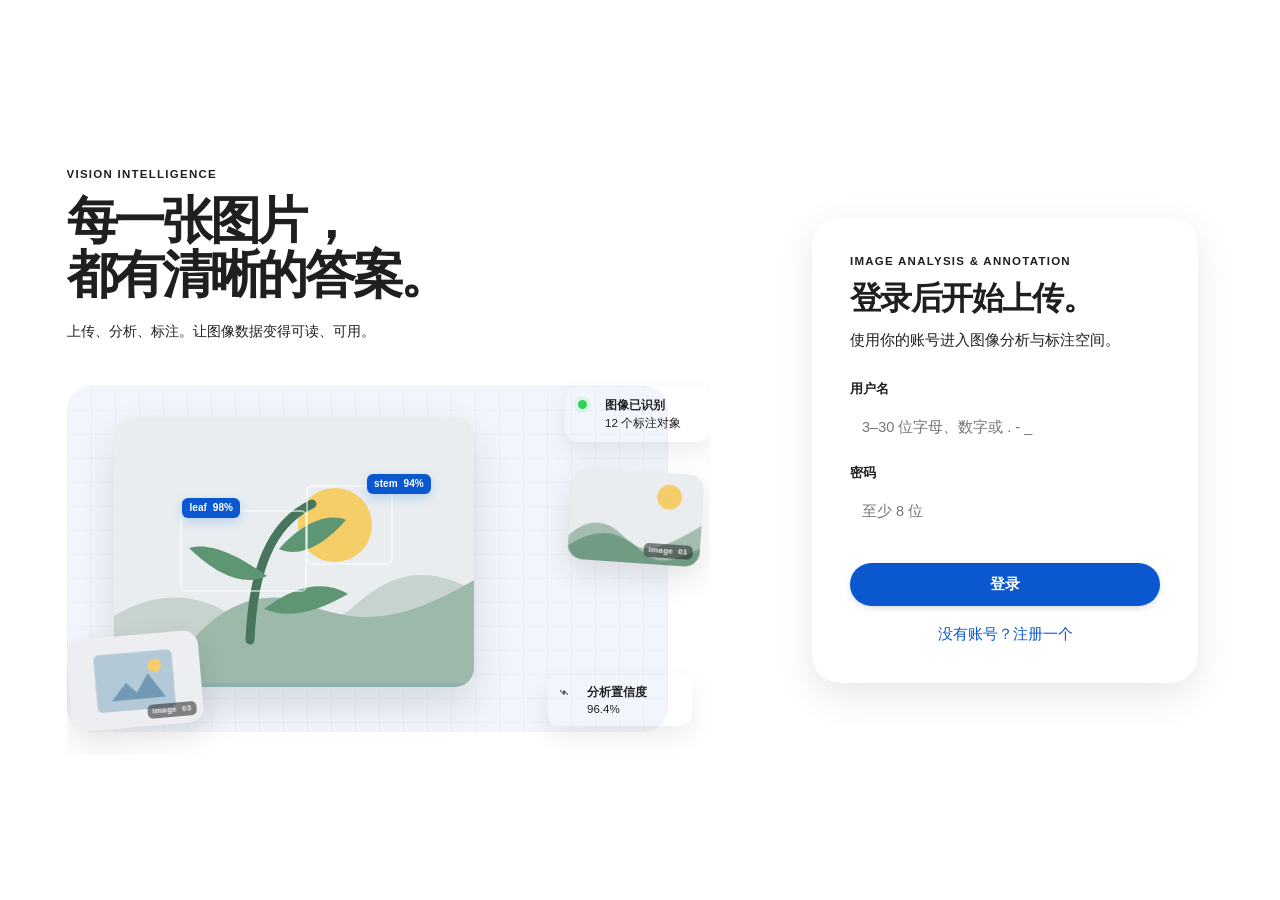
<file: index.html>
<!doctype html>
<html lang="zh-CN">
  <head>
    <meta charset="UTF-8" />
    <meta name="viewport" content="width=device-width, initial-scale=1.0" />
    <meta name="description" content="Vision Studio AI 视觉工作台" />
    <title>Vision Studio</title>
    <link rel="icon" href="favicon.ico" sizes="any" />
    <link rel="apple-touch-icon" href="apple-touch-icon.png" />
    <script src="theme.js"></script>
    <link rel="stylesheet" href="styles.css" />
    <link rel="stylesheet" href="themes.css" />
  </head>
  <body>
    <div class="app-shell">
      <aside class="utility-rail" aria-label="快捷操作">
        <button id="railProfile" type="button" aria-label="个人与账号">
          <span class="material-symbols-rounded rail-legacy-icon" aria-hidden="true">account_circle</span>
          <span class="rail-label rail-label-current">个人与账号</span>
          <span class="rail-profile-meta" aria-hidden="true">
            <span class="rail-profile-avatar" id="railProfileAvatar">·</span>
            <span class="rail-profile-copy"><strong id="railProfileName">参赛成员</strong><small>个人与账号</small></span>
            <span class="material-symbols-rounded rail-profile-arrow">chevron_right</span>
          </span>
        </button>
        <button id="railSpace" type="button" aria-label="个人空间">
          <span class="material-symbols-rounded" aria-hidden="true">person</span>
          <span class="rail-label">个人空间</span>
        </button>
        <button id="railTeam" type="button" aria-label="小组空间">
          <span class="material-symbols-rounded" aria-hidden="true">groups</span>
          <span class="rail-label">小组空间</span>
        </button>
        <button id="railEnterprise" type="button" aria-label="企业空间">
          <span class="material-symbols-rounded" aria-hidden="true">business</span>
          <span class="rail-label">企业空间</span>
        </button>
        <button id="railAdmin" type="button" aria-label="平台管理" hidden>
          <span class="material-symbols-rounded" aria-hidden="true">admin_panel_settings</span>
          <span class="rail-label">平台管理</span>
        </button>
        <span class="rail-divider" aria-hidden="true"></span>
        <button id="railNotifications" type="button" aria-label="通知">
          <span class="rail-icon">
            <span class="material-symbols-rounded" aria-hidden="true">notifications</span>
            <span class="rail-badge" id="notifBadge" hidden>0</span>
          </span>
          <span class="rail-label">通知</span>
        </button>
        <button id="railSettings" type="button" aria-label="设置">
          <span class="material-symbols-rounded" aria-hidden="true">settings</span>
          <span class="rail-label">设置</span>
        </button>

        <!-- 退出：点击后从分隔线处分裂成独立小卡片，取消则收缩粘回 -->
        <span class="logout-slot">
          <button id="railLogout" class="logout-chip" type="button" aria-label="退出登录">
            <span class="logout-chip-icon">
              <span class="material-symbols-rounded" aria-hidden="true">logout</span>
            </span>
            <span class="logout-chip-copy">
              <span class="logout-chip-title">退出登录</span>
              <span class="logout-chip-note">需要重新登录</span>
            </span>
            <span class="logout-chip-action" id="confirmLogout" role="button" tabindex="0">确定</span>
          </button>
        </span>
        <button id="railCollapse" class="rail-collapse" type="button" aria-label="收起侧边栏" aria-expanded="true">
          <span class="material-symbols-rounded" aria-hidden="true">left_panel_close</span>
          <span class="rail-label">收起侧边栏</span>
        </button>
      </aside>

      <main class="main" id="workspace">
        <header class="app-bar">
          <span class="app-brand-ent" id="brandEnterprise" hidden>
            <strong id="brandEntName">—</strong>
          </span>
          <button class="app-back" id="projectBack" type="button" aria-label="返回空间" title="返回空间" hidden>
            <span class="material-symbols-rounded" aria-hidden="true">arrow_back</span>
          </button>
          <div class="app-context">
            <h1 class="app-context-title" id="appContextTitle">个人空间</h1>
            <p class="app-context-kicker" id="appContextKicker">PERSONAL SPACE</p>
          </div>
          <div class="app-bar-trail">
            <span class="project-role" id="projectRole" hidden></span>
            <button class="secondary-button app-archive" id="projectArchive" type="button" hidden>归档项目</button>
            <button class="app-account" id="appAccount" type="button" aria-label="打开个人与账号">
              <span class="app-avatar" id="appAvatar" aria-hidden="true">·</span>
              <span class="app-account-copy"><span class="app-account-name"><strong id="appAccountName">参赛成员</strong><em class="account-ent-tag" id="appEntTag" hidden>企业</em></span><small>个人与账号</small></span>
            </button>
          </div>
        </header>

        <div class="content" id="contentArea">
          <!-- 个人空间：不再有「项目」这一层，进来就是一个工作台。
               上面是个人总结，中间是上传与待确认，下面是派给我的任务和我的图片。 -->
          <section class="app-view is-visible" data-view="personal">
            <div class="personal-summary" id="personalSummary"></div>

            <section class="section selection-panel" id="selectionPanel" hidden aria-labelledby="selectionTitle">
              <div class="section-heading">
                <div>
                  <h2 id="selectionTitle">已选择 0 个文件</h2>
                  <p class="section-kicker">READY TO ANALYZE</p>
                </div>
                <button class="text-button" id="clearSelection" type="button">全部清除</button>
              </div>
              <div class="selected-file-list" id="selectedFileList"></div>
              <div class="analysis-targets">
                <label for="analysisTargets">识别目标 <span>必填</span></label>
                <input id="analysisTargets" type="text" maxlength="300" placeholder="例如：行人、汽车、交通标志" />
                <small>用逗号分隔。模型会按这些类别检测并生成标注框；人工标注时它们就是画框可选的类目。</small>
              </div>
              <div class="upload-options">
                <label class="upload-option" for="uploadMode">
                  <span>标注方式</span>
                  <select id="uploadMode">
                    <option value="auto">自动标注 · 模型出框</option>
                    <option value="manual">人工标注 · 我来画框</option>
                  </select>
                </label>
                <label class="upload-option" for="uploadSpace">
                  <span>上传到</span>
                  <select id="uploadSpace">
                    <option value="personal">个人空间</option>
                  </select>
                </label>
                <label class="upload-option" id="uploadAssigneeWrap" for="uploadAssignee" hidden>
                  <span>指派给</span>
                  <select id="uploadAssignee"></select>
                </label>
              </div>
              <p class="upload-options-hint" id="uploadOptionsHint">这批图片会放进个人空间，选人工标注会直接进入我的任务。</p>
              <div class="selection-actions"><span id="selectionSummary">确认后才会上传并开始分析</span><button class="primary-button" id="confirmAnalysis" type="button">确认并开始分析 <span>→</span></button></div>
            </section>

            <section class="section personal-tasks" id="personalTasksSection" hidden aria-labelledby="personalTasksTitle">
              <div class="section-heading">
                <div>
                  <h2 id="personalTasksTitle">我的任务</h2>
                  <p class="section-kicker">来自小组与企业的指派</p>
                </div>
                <button class="text-button" id="personalTasksRefresh" type="button">刷新</button>
              </div>
              <div class="personal-task-list" id="personalTaskList"></div>
            </section>

            <section class="section personal-data" aria-labelledby="personalDataTitle">
              <h2 id="personalDataTitle" class="sr-only">图像</h2>
              <div class="project-toolbar">
                <p class="project-toolbar-meta" id="projectImagesMeta">—</p>
                <div class="panel-head-actions">
                  <select class="task-filter" id="projectImageFilter" aria-label="按状态筛选图片">
                    <option value="">全部状态</option>
                    <option value="none">未加入任务</option>
                    <option value="pending">待标注</option>
                    <option value="annotated">待审核</option>
                    <option value="approved">已通过</option>
                    <option value="rejected">已退回</option>
                    <option value="failed">标注失败</option>
                  </select>
                </div>
              </div>
              <div class="plan-strip">
                <span class="material-symbols-rounded" aria-hidden="true">target</span>
                <div class="plan-strip-copy">
                  <strong id="targetPlanTitle">正在读取识别目标…</strong>
                  <small id="targetPlanDetail">保存后，后续上传会自动复用。</small>
                </div>
                <button class="secondary-button" id="openTargetSettings" type="button">设置识别目标</button>
              </div>
              <div class="image-toolbar" id="imageToolbar" hidden>
                <label class="toolbar-select"><input type="checkbox" id="selectAllImages" /><span>全选</span></label>
                <span class="toolbar-count" id="selectionCount">还没有选中图片</span>
                <button class="secondary-button" id="downloadSelected" type="button" disabled>下载标注图</button>
                <button class="secondary-button is-reject" id="removeSelected" type="button" disabled>移除所选</button>
              </div>
              <p class="image-status" id="imageStatus" aria-live="polite"></p>
              <div class="empty-state" id="imageDataState"><strong>还没有图像数据</strong><p>点右上角「上传图片」，选好的图会出现在这里。</p></div>
              <input id="imageUpload" type="file" accept="image/jpeg,image/png,image/webp,application/zip,.zip" multiple hidden />
            </section>
          </section>

          <!-- 小组空间：独立整页，左上信息卡 / 右侧小组成果 -->
          <section class="app-view team-view" data-view="team" hidden>
            <header class="team-head">
              <div class="team-switch">
                <label class="sr-only" for="teamSelect">我的小组</label>
                <select id="teamSelect" aria-label="切换小组"><option value="">加载中…</option></select>
                <!-- 小组只有「空间设置」一个低频动作，直接给齿轮，不必再套一层「更多」 -->
                <button class="icon-button" id="teamSpaceSettings" type="button" aria-label="小组空间设置" title="空间设置">
                  <span class="material-symbols-rounded" aria-hidden="true">settings</span>
                </button>
                <button class="secondary-button" id="newTeamButton" type="button">新建小组</button>
              </div>
            </header>
            <!-- 成员预览：空间页原来只剩一张项目卡，空得像没加载完。
                 完整成员管理仍在空间设置里，这里只做一眼可见的「谁在这个空间」。 -->
            <div class="space-people" id="teamPeople" hidden></div>

            <div class="team-grid" id="teamGrid" hidden>
              <!-- 左半边：全部是小组自身的信息，成员按行列出并显示各自上传数 -->
              <div class="team-col">
                <article class="panel team-card-info">
                  <div class="team-info-head">
                    <span class="team-badge" id="teamBadge" aria-hidden="true">组</span>
                    <div class="team-info-title">
                      <h2 id="teamNameText">—</h2>
                      <p id="teamMeta">—</p>
                    </div>
                    <button class="icon-button" id="editTeamButton" type="button" aria-label="编辑小组资料" title="编辑小组资料" hidden>
                      <span class="material-symbols-rounded" aria-hidden="true">edit</span>
                    </button>
                  </div>
                  <div class="team-members-block">
                    <div class="block-head">
                      <span>成员 <b id="teamMemberCount">0</b></span>
                      <button class="text-button" id="manageMembers" type="button" hidden>管理</button>
                    </div>
                    <ul class="member-list" id="memberList"></ul>
                    <p class="member-hint" id="memberHint">点成员可以只看他上传的图片</p>
                  </div>
                </article>
              </div>

              <article class="panel team-card-results">
                <div class="panel-head">
                  <div>
                    <h3>小组成果</h3>
                    <p class="panel-sub" id="teamResultsMeta">—</p>
                  </div>
                  <button class="secondary-button" id="uploadToTeam" type="button">上传图片</button>
                  <input id="teamUploadInput" type="file" accept="image/jpeg,image/png,image/webp" multiple hidden />
                </div>
                <div class="result-filter" id="resultFilter" hidden></div>
                <div class="team-results" id="teamResults"></div>
              </article>
            </div>

            <div class="space-section" id="teamProjectSection">
              <div class="space-section-head">
                <h3>项目</h3>
                <p class="space-section-hint">图片、任务和成员都挂在项目下，点一行进入工作区。</p>
              </div>
              <div class="project-list" id="teamProjectList"></div>
            </div>

            <div class="team-empty" id="teamEmpty" hidden>
              <span class="material-symbols-rounded" aria-hidden="true">groups</span>
              <strong>还没有加入小组</strong>
              <p>创建一个小组，把个人图片汇总成小组成果，也让成员看到彼此的进度。</p>
              <button class="primary-button" id="createFirstTeam" type="button">创建小组</button>
            </div>
          </section>

          <!-- 企业空间：与企业自有权限模型，左栏信息 + 配额 + 公告 + 成员，右栏图库 / 审核 / 记录 / 日报 -->
          <section class="app-view team-view enterprise-view" data-view="enterprise" hidden>
            <header class="team-head">
              <div class="team-switch">
                <span class="ent-id-chip" id="entIdChip" hidden>—</span>
                <select id="enterpriseSelect" aria-label="切换企业"><option value="">加载中…</option></select>
                <!-- 设置走左栏企业卡右上角的齿轮，这里只留「创建企业」 -->
                <button class="secondary-button" id="newEnterpriseButton" type="button">创建企业</button>
              </div>
            </header>
            <div class="space-people" id="enterprisePeople" hidden></div>

            <div class="team-grid" id="enterpriseGrid" hidden>
              <div class="team-col">
                <article class="panel team-card-info">
                  <div class="team-info-head">
                    <span class="team-badge ent-badge" id="entBadge" aria-hidden="true">企</span>
                    <div class="team-info-title">
                      <h2 id="entNameText">—</h2>
                      <p id="entMeta">—</p>
                    </div>
                    <button class="icon-button" id="entSettingsButton" type="button" aria-label="企业设置" title="企业设置">
                      <span class="material-symbols-rounded" aria-hidden="true">settings</span>
                    </button>
                  </div>

                  <div class="ent-quota">
                    <div class="ent-quota-head"><span>图片配额</span><b id="entQuotaText">0 / 0</b></div>
                    <div class="ent-quota-track"><i id="entQuotaFill"></i></div>
                    <div class="ent-quota-foot"><span id="entQuotaStorage">—</span><span id="entQuotaMembers">—</span></div>
                  </div>

                  <div class="ent-notice" id="entNotice" hidden>
                    <span class="material-symbols-rounded" aria-hidden="true">campaign</span>
                    <div><small>企业公告</small><p id="entNoticeText"></p></div>
                  </div>

                  <div class="ent-presence">
                    <span class="presence-dot" id="entPresenceDot"></span>
                    <span id="entPresenceText">读取状态…</span>
                    <label class="ent-invisible"><input type="checkbox" id="entInvisible" /><span>隐身</span></label>
                  </div>

                  <div class="team-members-block">
                    <div class="block-head">
                      <span>成员 <b id="entMemberCount">0</b></span>
                      <button class="text-button" id="entManageMembers" type="button" hidden>管理</button>
                    </div>
                    <ul class="member-list" id="entMemberList"></ul>
                    <p class="member-hint">绿点表示在线 · 点成员只看他上传的图片</p>
                  </div>
                </article>
              </div>

              <article class="panel team-card-results">
                <div class="panel-head">
                  <div>
                    <h3 id="entPaneTitle">企业图库</h3>
                    <p class="panel-sub" id="entResultsMeta">—</p>
                  </div>
                  <button class="secondary-button" id="entUploadButton" type="button">上传图片</button>
                  <input id="entUploadInput" type="file" accept="image/jpeg,image/png,image/webp" multiple hidden />
                </div>

                <div class="ent-tabs" role="tablist" aria-label="企业空间视图">
                  <button class="ent-tab is-active" type="button" role="tab" aria-selected="true" data-ent-tab="gallery">成果</button>
                  <button class="ent-tab" type="button" role="tab" aria-selected="false" data-ent-tab="review">待审核 <b id="entReviewBadge" hidden>0</b></button>
                  <button class="ent-tab" type="button" role="tab" aria-selected="false" data-ent-tab="logs">操作记录</button>
                  <button class="ent-tab" type="button" role="tab" aria-selected="false" data-ent-tab="report">日报</button>
                </div>

                <div class="result-filter" id="entFilter" hidden></div>
                <div class="team-results" id="entResults"></div>
                <div class="ent-pane" id="entReviewPane" hidden></div>
                <div class="ent-pane" id="entLogPane" hidden></div>
                <div class="ent-pane" id="entReportPane" hidden></div>
              </article>
            </div>

            <div class="space-section" id="enterpriseProjectSection">
              <div class="space-section-head">
                <h3>项目</h3>
                <p class="space-section-hint">图片、任务和成员都挂在项目下，点一行进入工作区。</p>
              </div>
              <div class="project-list" id="enterpriseProjectList"></div>
            </div>

            <div class="team-empty" id="enterpriseEmpty" hidden>
              <span class="material-symbols-rounded" aria-hidden="true">business</span>
              <strong>还没有加入企业</strong>
              <p>创建一个企业，或用企业码申请加入。企业空间支持权限分级、上传审核与成员排名。</p>
              <div class="ent-empty-actions">
                <button class="primary-button" id="createFirstEnterprise" type="button">创建企业</button>
                <button class="secondary-button" id="joinFirstEnterprise" type="button">用企业码加入</button>
              </div>
            </div>
          </section>

          <!-- 项目页：从任意空间的项目列表进入，参考 GitHub 仓库页的 tab 结构 -->
          <section class="app-view project-view" data-view="project" hidden>
            <div class="ent-tabs project-tabs" role="tablist" aria-label="项目视图">
              <button class="ent-tab is-active" type="button" role="tab" aria-selected="true" data-project-tab="overview">
                <span class="material-symbols-rounded" aria-hidden="true">space_dashboard</span>概览
              </button>
              <button class="ent-tab" type="button" role="tab" aria-selected="false" data-project-tab="tasks">
                <span class="material-symbols-rounded" aria-hidden="true">task_alt</span>任务
              </button>
              <button class="ent-tab" type="button" role="tab" aria-selected="false" data-project-tab="members">
                <span class="material-symbols-rounded" aria-hidden="true">group</span>成员
              </button>
              <button class="ent-tab" type="button" role="tab" aria-selected="false" data-project-tab="categories">
                <span class="material-symbols-rounded" aria-hidden="true">label</span>类目
              </button>
              <button class="ent-tab" type="button" role="tab" aria-selected="false" data-project-tab="settings">
                <span class="material-symbols-rounded" aria-hidden="true">settings</span>设置
              </button>
            </div>

            <section class="project-pane" data-project-pane="overview">
              <p class="project-desc" id="projectDesc" hidden></p>
              <div class="project-next" id="projectNext" hidden></div>
              <div class="admin-stats project-stats" id="projectStats"></div>
              <article class="panel admin-panel">
                <div class="panel-head">
                  <div><h3>最近任务</h3><p class="panel-sub" id="projectRecentMeta">—</p></div>
                  <button class="text-button" type="button" id="projectJumpTasks">全部任务 →</button>
                </div>
                <div class="admin-facts" id="projectRecentTasks"></div>
              </article>
            </section>

            <section class="project-pane" data-project-pane="tasks" hidden>
              <article class="panel admin-panel">
                <div class="project-toolbar">
                  <p class="project-toolbar-meta" id="projectTasksMeta">—</p>
                  <div class="panel-head-actions">
                    <select id="projectTaskFilter" class="task-filter" aria-label="按状态筛选任务">
                      <option value="">全部状态</option>
                      <option value="queued">排队中 / 待标注</option>
                      <option value="auto_annotating">标注中</option>
                      <option value="auto_annotated">待复核</option>
                      <option value="rejected_fix">退回修改</option>
                      <option value="rejected_reannotate">退回重标</option>
                      <option value="failed">失败</option>
                      <option value="draft">草稿</option>
                      <option value="approved">已通过</option>
                      <option value="cancelled">已取消</option>
                    </select>
                    <button class="task-mine-toggle" id="projectTaskMine" type="button" aria-pressed="false" title="只看指派给我的任务">只看我的</button>
                    <button class="secondary-button" id="projectNewTask" type="button">新建任务</button>
                  </div>
                </div>
                <p class="settings-status" id="projectTaskStatus" role="status"></p>
                <div class="project-task-list" id="projectTaskList"></div>
              </article>
            </section>

            <section class="project-pane" data-project-pane="members" hidden>
              <article class="panel admin-panel">
                <div class="project-toolbar">
                  <p class="project-toolbar-meta" id="projectMembersMeta">—</p>
                </div>
                <div class="admin-toolbar">
                  <input id="projectMemberName" type="search" maxlength="30" placeholder="输入用户名添加成员" aria-label="成员用户名" />
                  <select id="projectMemberRole" aria-label="成员角色">
                    <option value="annotator">标注员</option>
                    <option value="manager">管理员</option>
                    <option value="reviewer">审核员</option>
                  </select>
                  <button class="secondary-button" id="projectAddMember" type="button">添加</button>
                  <p class="settings-status admin-toolbar-status" id="projectMemberStatus" role="status"></p>
                </div>
                <ul class="member-list project-member-list" id="projectMemberList"></ul>
              </article>
            </section>

            <!-- 识别类目是项目的核心对象（自动标注的 prompt 来源 + 人工标注的色板），
                 从「设置」里提出来单独一页，别和归档这种运维项挤在一起。 -->
            <section class="project-pane" data-project-pane="categories" hidden>
              <article class="panel admin-panel">
                <div class="project-toolbar">
                  <p class="project-toolbar-meta" id="projectCategoriesMeta">自动标注按这些类目检测，人工标注从这里取色板。</p>
                </div>
                <div class="admin-toolbar">
                  <input id="projectNewCategory" type="search" maxlength="50" placeholder="新增类目（中文名）" aria-label="新增类目" />
                  <input id="projectNewCategoryEn" type="search" maxlength="100" placeholder="英文提示词（可选，留空自动翻译）" aria-label="英文提示词" />
                  <button class="secondary-button" id="projectCategoryAdd" type="button">添加</button>
                  <p class="settings-status admin-toolbar-status" id="projectCategoryStatus" role="status"></p>
                </div>
                <ul class="project-category-list" id="projectCategories"></ul>
              </article>
            </section>

            <section class="project-pane" data-project-pane="settings" hidden>
              <div class="admin-split">
                <form class="panel admin-panel settings-form" id="projectSettingsForm">
                  <div class="panel-head"><div><h3>基本信息</h3><p class="panel-sub">名称、描述与默认评审人。</p></div></div>
                  <label for="projectNameInput">项目名称</label>
                  <input id="projectNameInput" type="text" maxlength="100" />
                  <label for="projectDescInput">描述</label>
                  <textarea id="projectDescInput" rows="3" maxlength="2000"></textarea>
                  <label for="projectReviewerInput">默认评审人</label>
                  <select id="projectReviewerInput">
                    <option value="submitter">提交人自己评审</option>
                    <option value="project_manager">项目管理员评审</option>
                  </select>
                  <div class="settings-actions">
                    <p class="settings-status" id="projectSettingsStatus" role="status"></p>
                    <button class="secondary-button" type="submit">保存设置</button>
                  </div>
                </form>

                <!-- 归档与删除都属于运维动作，收进右列一起排队，别和「基本信息」抢两列网格 -->
                <div class="admin-split-side">
                <div class="panel admin-panel">
                  <div class="panel-head"><div><h3>归档项目</h3><p class="panel-sub">归档后不出现在默认列表里，数据和图片都保留。</p></div></div>
                  <div class="project-danger">
                    <div><strong>归档这个项目</strong><p>需要时可以找管理员恢复。</p></div>
                    <button class="delete-button compact-delete" id="projectDangerArchive" type="button">归档</button>
                  </div>
                </div>

                <!-- 只有个人空间的项目能删；小组 / 企业项目删掉会连累别人的数据，那边只给归档 -->
                <div class="panel admin-panel" id="projectDeletePanel" hidden>
                  <div class="panel-head"><div><h3>删除项目</h3><p class="panel-sub">从列表里移除，项目下的图片和任务记录都不再能访问。</p></div></div>
                  <div class="project-danger">
                    <div><strong>删除这个项目</strong><p>不可撤销。只想暂时收起来，用上面的「归档」。</p></div>
                    <button class="delete-button compact-delete" id="projectDangerDelete" type="button">删除</button>
                  </div>
                </div>
                </div>
              </div>
            </section>
          </section>

          <!-- 平台管理：只有 platform_role=admin 能看到入口，页面自身再校验一次 -->
          <section class="app-view team-view admin-view" data-view="admin" hidden>
            <header class="team-head">
              <div class="team-switch">
                <span class="admin-role-chip">平台管理员</span>
                <button class="secondary-button" id="adminRefresh" type="button">刷新当前页</button>
              </div>
            </header>

            <div class="team-empty" id="adminDenied" hidden>
              <span class="material-symbols-rounded" aria-hidden="true">admin_panel_settings</span>
              <strong>需要平台管理员权限</strong>
              <p>这个页面只对平台管理员开放。可以让现有管理员在「账号」里把你的角色改成管理员。</p>
            </div>

            <div id="adminShell" hidden>
              <div class="ent-tabs" role="tablist" aria-label="平台管理视图">
                <button class="ent-tab is-active" type="button" role="tab" aria-selected="true" data-admin-tab="overview">概览</button>
                <button class="ent-tab" type="button" role="tab" aria-selected="false" data-admin-tab="accounts">账号</button>
                <button class="ent-tab" type="button" role="tab" aria-selected="false" data-admin-tab="spaces">小组与项目</button>
                <button class="ent-tab" type="button" role="tab" aria-selected="false" data-admin-tab="audit">审计日志</button>
                <button class="ent-tab" type="button" role="tab" aria-selected="false" data-admin-tab="settings">存储与模型</button>
              </div>
              <p class="settings-status admin-status" id="adminStatus" role="status"></p>

              <!-- 概览 -->
              <section class="admin-pane" data-admin-pane="overview">
                <div class="admin-stats" id="adminStats"></div>
                <div class="admin-split">
                  <article class="panel admin-panel">
                    <div class="panel-head">
                      <div><h3>存储</h3><p class="panel-sub" id="adminStorageSub">—</p></div>
                      <button class="text-button" type="button" data-admin-jump="settings">去设置 →</button>
                    </div>
                    <div class="admin-facts" id="adminStorageFacts"></div>
                  </article>
                  <article class="panel admin-panel">
                    <div class="panel-head">
                      <div><h3>识别模型</h3><p class="panel-sub" id="adminModelSub">—</p></div>
                      <button class="text-button" type="button" data-admin-jump="settings">去设置 →</button>
                    </div>
                    <div class="admin-facts" id="adminModelFacts"></div>
                  </article>
                </div>
              </section>

              <!-- 账号 -->
              <section class="admin-pane" data-admin-pane="accounts" hidden>
                <article class="panel admin-panel">
                  <div class="panel-head">
                    <div><h3>账号</h3><p class="panel-sub" id="adminAccountsMeta">—</p></div>
                  </div>
                  <div class="admin-toolbar">
                    <input id="adminAccountSearch" type="search" maxlength="50" placeholder="用户名 / 邮箱 / 手机号" aria-label="搜索账号" />
                    <select id="adminAccountRole" aria-label="按平台角色筛选">
                      <option value="">全部角色</option>
                      <option value="admin">平台管理员</option>
                      <option value="user">普通用户</option>
                    </select>
                    <button class="secondary-button" id="adminAccountQuery" type="button">查询</button>
                    <p class="settings-status admin-toolbar-status" id="adminAccountsStatus" role="status"></p>
                  </div>
                  <div class="admin-table-wrap">
                    <table class="admin-table">
                      <thead><tr><th>ID</th><th>账号</th><th>联系方式</th><th>平台角色</th><th>注册时间</th><th></th></tr></thead>
                      <tbody id="adminAccountRows"></tbody>
                    </table>
                  </div>
                  <div class="admin-pager" id="adminAccountPager"></div>
                </article>
              </section>

              <!-- 小组与项目 -->
              <section class="admin-pane" data-admin-pane="spaces" hidden>
                <article class="panel admin-panel">
                  <div class="panel-head">
                    <div><h3>小组</h3><p class="panel-sub" id="adminGroupsMeta">—</p></div>
                  </div>
                  <div class="admin-toolbar">
                    <input id="adminGroupSearch" type="search" maxlength="50" placeholder="小组名称 / 组长用户名" aria-label="搜索小组" />
                    <button class="secondary-button" id="adminGroupQuery" type="button">查询</button>
                  </div>
                  <div class="admin-table-wrap">
                    <table class="admin-table">
                      <thead><tr><th>ID</th><th>小组</th><th>类型</th><th>组长</th><th>成员</th><th>创建时间</th></tr></thead>
                      <tbody id="adminGroupRows"></tbody>
                    </table>
                  </div>
                  <div class="admin-pager" id="adminGroupPager"></div>
                </article>

                <article class="panel admin-panel">
                  <div class="panel-head">
                    <div><h3>项目</h3><p class="panel-sub" id="adminProjectsMeta">—</p></div>
                  </div>
                  <div class="admin-toolbar">
                    <input id="adminProjectSearch" type="search" maxlength="50" placeholder="项目名称" aria-label="搜索项目" />
                    <button class="secondary-button" id="adminProjectQuery" type="button">查询</button>
                  </div>
                  <div class="admin-table-wrap">
                    <table class="admin-table">
                      <thead><tr><th>ID</th><th>项目</th><th>所属小组</th><th>状态</th><th>成员</th><th>任务</th><th>创建时间</th></tr></thead>
                      <tbody id="adminProjectRows"></tbody>
                    </table>
                  </div>
                  <div class="admin-pager" id="adminProjectPager"></div>
                </article>
              </section>

              <!-- 审计日志 -->
              <section class="admin-pane" data-admin-pane="audit" hidden>
                <article class="panel admin-panel">
                  <div class="panel-head">
                    <div><h3>审计日志</h3><p class="panel-sub" id="adminAuditMeta">—</p></div>
                  </div>
                  <div class="admin-toolbar">
                    <input id="adminAuditAction" type="search" maxlength="50" placeholder="动作前缀，例如 task.status" aria-label="按动作筛选" />
                    <button class="secondary-button" id="adminAuditQuery" type="button">查询</button>
                  </div>
                  <div class="admin-table-wrap">
                    <table class="admin-table">
                      <thead><tr><th>时间</th><th>动作</th><th>资源</th><th>操作人</th><th>小组</th></tr></thead>
                      <tbody id="adminAuditRows"></tbody>
                    </table>
                  </div>
                  <div class="admin-pager" id="adminAuditPager"></div>
                </article>
              </section>

              <!-- 存储与模型 -->
              <section class="admin-pane" data-admin-pane="settings" hidden>
                <div class="admin-split">
                  <form class="panel admin-panel settings-form" id="adminStorageForm">
                    <div class="panel-head">
                      <div><h3>存储策略</h3><p class="panel-sub">平台设置优先于环境变量；清空 URI 表示回到环境变量。</p></div>
                    </div>
                    <label for="adminStorageUri">存储 URI</label>
                    <input id="adminStorageUri" type="text" maxlength="255" placeholder="file://./state/storage" autocomplete="off" spellcheck="false" />
                    <div class="settings-two-cols">
                      <div><label for="adminTeamQuotaImages">team 默认图片额度</label><input id="adminTeamQuotaImages" type="number" min="0" max="1000000" /></div>
                      <div><label for="adminTeamQuotaStorage">team 默认存储额度（MB）</label><input id="adminTeamQuotaStorage" type="number" min="0" max="10000000" /></div>
                    </div>
                    <div class="admin-facts" id="adminStorageFormFacts"></div>
                    <div class="settings-actions">
                      <p id="adminStorageStatus" class="settings-status" role="status"></p>
                      <button class="secondary-button" type="submit">保存存储策略</button>
                    </div>
                  </form>

                  <form class="panel admin-panel settings-form" id="adminModelForm">
                    <div class="panel-head">
                      <div><h3>识别模型</h3><p class="panel-sub">留空表示回到环境变量；保存后立即生效，已在内存里的模型会被卸载重载。空闲 3 分钟没有标注任务会自动卸载以释放内存，下一单需要重新加载。</p></div>
                    </div>
                    <label for="adminDetectorOnnx">检测模型 ONNX 文件</label>
                    <input id="adminDetectorOnnx" type="text" maxlength="255" placeholder="D:\models\llmdet_fp16.onnx" autocomplete="off" spellcheck="false" />
                    <label for="adminDetectorDir">或模型目录</label>
                    <input id="adminDetectorDir" type="text" maxlength="255" placeholder="D:\models\onnx" autocomplete="off" spellcheck="false" />
                    <div class="settings-two-cols">
                      <div><label for="adminDetectorPrecision">精度</label>
                        <select id="adminDetectorPrecision"><option value="">跟随环境变量</option><option value="fp16">fp16</option><option value="fp32">fp32</option></select>
                      </div>
                      <div><label for="adminDetectorDevice">设备</label>
                        <select id="adminDetectorDevice"><option value="">跟随环境变量</option><option value="cpu">cpu</option><option value="cuda">cuda</option><option value="auto">auto</option></select>
                      </div>
                    </div>
                    <div class="settings-two-cols">
                      <div><label for="adminDetectorSize">输入短边</label><input id="adminDetectorSize" type="number" min="64" max="4096" placeholder="800" /></div>
                      <div><label for="adminDetectorMaxSize">输入长边上限</label><input id="adminDetectorMaxSize" type="number" min="64" max="4096" placeholder="1333" /></div>
                    </div>
                    <label for="adminTranslatorDir">翻译模型目录（可选中英文类目名互转）</label>
                    <input id="adminTranslatorDir" type="text" maxlength="255" placeholder="D:\models\opus-mt-zh-en" autocomplete="off" spellcheck="false" />
                    <label for="adminTranslatorPrecision">翻译精度</label>
                    <select id="adminTranslatorPrecision"><option value="">跟随环境变量</option><option value="fp32">fp32</option><option value="fp16">fp16</option></select>
                    <div class="admin-facts" id="adminModelFormFacts"></div>
                    <div class="settings-actions">
                      <p id="adminModelStatus" class="settings-status" role="status"></p>
                      <button class="secondary-button" type="submit">保存模型配置</button>
                    </div>
                  </form>
                </div>
              </section>
            </div>
          </section>
        </div>

        <section class="detail-view" id="imageDetailView" hidden aria-labelledby="detailTitle">
          <button class="back-button" id="backToImages" type="button">← 返回个人空间</button>
          <div class="detail-layout">
            <div class="detail-preview"><div class="detail-image-stack"><img id="detailImage" alt="已上传图片预览" /><svg id="annotationOverlay" aria-label="模型标注框"></svg></div></div>
            <aside class="detail-meta">
              <h1 id="detailTitle"></h1>
              <p class="section-kicker">IMAGE DETAIL</p>
              <dl>
                <div><dt>图像尺寸</dt><dd id="detailDimensions">—</dd></div>
                <div><dt>文件大小</dt><dd id="detailSize">—</dd></div>
                <div><dt>分析状态</dt><dd id="detailAnalysis">等待提交分析</dd></div>
              </dl>
              <button class="secondary-button wide-button" id="detailAnnotate" type="button" hidden>在标注台打开</button>
              <button class="secondary-button wide-button" id="detailReview" type="button" hidden>审核这张</button>
              <button class="secondary-button wide-button" id="downloadAnnotated" type="button">下载标注图</button>
              <button class="secondary-button wide-button" id="sendToGroup" type="button">上传到小组库</button>
              <button class="delete-button" id="deleteImageButton" type="button">删除图片</button>
            </aside>
          </div>
        </section>

        <!-- 人工标注工作台：和图片详情一样盖在内容区上面，左选图 / 中画框 / 右选类目 -->
        <section class="detail-view annotate-view" id="annotateView" hidden aria-labelledby="annotateTitle">
          <header class="annotate-head">
            <button class="back-button" id="annotateBack" type="button">← 返回任务</button>
            <div class="annotate-head-main">
              <h1 id="annotateTitle">人工标注</h1>
              <p class="section-kicker">MANUAL ANNOTATION</p>
            </div>
            <div class="annotate-head-side">
              <span class="annotate-progress" id="annotateProgress"></span>
              <button class="primary-button" id="annotateFinish" type="button" hidden>完成标注</button>
            </div>
          </header>

          <div class="annotate-layout">
            <aside class="annotate-rail" id="annotateRails" aria-label="任务里的图片"></aside>

            <div class="annotate-stage-wrap">
              <div class="annotate-stage">
                <div class="annotate-canvas" id="annotateCanvas">
                  <img id="annotateImage" alt="待标注图片" draggable="false" />
                </div>
              </div>
              <p class="settings-status annotate-status" id="annotateStatus" role="status"></p>
              <p class="annotate-hint">拖空白处画新框；拖动框体移动、拖四角改大小；选中后按 Delete 删除、方向键微调、Esc 退出。切换图片前记得先保存。</p>
            </div>

            <aside class="annotate-panel">
              <div class="annotate-block">
                <p class="section-kicker">类目</p>
                <div class="annotate-categories" id="annotateCategories"></div>
              </div>
              <div class="annotate-block">
                <p class="section-kicker">标注框</p>
                <div class="annotate-boxlist" id="annotateBoxList"></div>
              </div>
              <div class="annotate-actions">
                <button class="secondary-button" id="annotateUndo" type="button">撤销</button>
                <button class="primary-button" id="annotateSave" type="button">保存标注</button>
              </div>
            </aside>
          </div>
        </section>

        <!-- 任务复核工作台：任务列表里「待复核」那一行的入口。
             和标注台同一套骨架（左选图 / 中看图 / 右裁决），复用 .annotate-* 版式，
             这样三个主题都不用再写一份布局，只需要补复核专用的几处配色。 -->
        <section class="detail-view annotate-view review-view" id="taskReviewView" hidden aria-labelledby="taskReviewTitle">
          <header class="annotate-head">
            <button class="back-button" id="taskReviewBack" type="button">← 返回任务</button>
            <div class="annotate-head-main">
              <h1 id="taskReviewTitle">复核任务</h1>
              <p class="section-kicker">TASK REVIEW</p>
            </div>
            <div class="annotate-head-side">
              <span class="annotate-progress" id="taskReviewProgress"></span>
              <button class="primary-button" id="taskReviewPass" type="button">通过任务</button>
            </div>
          </header>

          <div class="annotate-layout">
            <aside class="annotate-rail" id="taskReviewRail" aria-label="任务里的图片"></aside>

            <div class="annotate-stage-wrap">
              <div class="annotate-stage">
                <div class="annotate-canvas" id="taskReviewCanvas">
                  <img id="taskReviewImage" alt="待复核图片" draggable="false" />
                </div>
              </div>
              <p class="settings-status annotate-status" id="taskReviewStatus" role="status"></p>
              <p class="annotate-hint">逐张通过或驳回（驳回必须写原因）。最后一张也通过时任务会自动通过并回到项目页；要退回则至少要有一张图被驳回，再点「退回修改 / 退回重标」。Esc 退出。</p>
            </div>

            <aside class="annotate-panel">
              <div class="annotate-block">
                <p class="section-kicker">这一张</p>
                <div class="review-verdict" id="taskReviewVerdict"></div>
              </div>
              <div class="annotate-block">
                <p class="section-kicker">标注框</p>
                <div class="annotate-boxlist" id="taskReviewBoxes"></div>
              </div>
              <div class="annotate-block" id="taskReviewReasonWrap" hidden>
                <p class="section-kicker">驳回原因</p>
                <textarea class="review-reason-input" id="taskReviewReason" maxlength="255" placeholder="写明要改的地方，标注员会照着改"></textarea>
              </div>
              <div class="annotate-actions">
                <button class="secondary-button is-reject" id="taskReviewReject" type="button">驳回这张</button>
                <button class="primary-button" id="taskReviewApprove" type="button">通过这张</button>
              </div>
              <div class="review-task-actions">
                <p class="section-kicker">任务结论</p>
                <textarea class="review-reason-input" id="taskReviewComment" maxlength="2000" placeholder="给标注员的说明（可选）"></textarea>
                <div class="annotate-actions">
                  <button class="mini-button is-reject" id="taskReviewRejectFix" type="button">退回修改</button>
                  <button class="mini-button is-reject" id="taskReviewReannotate" type="button">退回重标</button>
                </div>
              </div>
            </aside>
          </div>
        </section>
      </main>
    </div>

    <div class="upload-toast" id="uploadToast" role="status" aria-live="polite" hidden><span class="material-symbols-rounded" aria-hidden="true">check_circle</span><span><strong id="uploadToastTitle">已开始分析</strong><small id="uploadToastDetail">图片已存入个人空间</small></span><button id="goToData" type="button">查看个人空间</button></div>

    <!-- 识别方案：保存到默认的“图像数据”项目，上传时自动复用 -->
    <div class="dialog-backdrop" id="targetSettingsDialog" hidden>
      <section class="dialog settings-dialog target-settings-dialog" role="dialog" aria-modal="true" aria-labelledby="targetSettingsTitle">
        <button class="dialog-close" id="closeTargetSettings" type="button" aria-label="关闭">×</button>
        <h2 id="targetSettingsTitle">设置识别目标</h2>
        <p class="section-kicker">RECOGNITION TARGETS</p>
        <p class="dialog-description">这套目标保存在“图像数据”项目中。以后上传图片时会自动带出，也可以临时修改后再分析。</p>
        <form id="targetSettingsForm" class="settings-form">
          <div class="target-list-head">
            <span class="target-list-title">识别目标</span>
          </div>
          <p class="settings-help">一行一个目标：中文名用于界面显示，英文提示词喂给模型。英文留空会自动按中文名翻译。</p>
          <ul class="target-rows" id="targetRows"></ul>
          <p class="target-empty" id="targetEmpty" hidden>还没有识别目标，先在下面加一条。</p>
          <div class="target-add">
            <input id="targetNewZh" type="search" maxlength="50" placeholder="中文名，例如 行人" aria-label="新目标的中文名" autocomplete="off" />
            <input id="targetNewEn" type="search" maxlength="100" placeholder="英文提示词（可选）" aria-label="新目标的英文提示词" autocomplete="off" />
            <button id="targetAddButton" class="secondary-button" type="button">添加</button>
          </div>
          <div class="target-threshold">
            <div class="target-threshold-head">
              <label for="projectBoxThreshold">置信度阈值</label>
              <output id="projectBoxThresholdValue" for="projectBoxThreshold">0.30</output>
            </div>
            <input id="projectBoxThreshold" type="range" min="0.05" max="0.95" step="0.05" value="0.30" />
            <p class="settings-help">调高只保留更确定的框，调低能多召回一些弱目标，但也会多出误框。默认 0.30。</p>
          </div>
          <div class="settings-actions"><p id="projectTargetsStatus" class="settings-status" role="status"></p><button class="primary-button" id="saveProjectTargets" type="submit">保存识别方案</button></div>
        </form>
      </section>
    </div>

    <!-- 个人资料与账号 -->
    <!-- 设置：个人资料、外观与主题、账号安全（同一个弹窗，侧栏两个入口各自定位到对应小节） -->
    <div class="dialog-backdrop" id="settingsDialog" hidden>
      <section class="dialog settings-dialog settings-hub" role="dialog" aria-modal="true" aria-labelledby="settingsDialogTitle">
        <button class="dialog-close" id="closeSettingsDialog" type="button" aria-label="关闭">×</button>
        <h2 id="settingsDialogTitle">设置</h2>
        <p class="section-kicker">SETTINGS</p>

        <div class="settings-hub-body">
          <nav class="settings-nav" aria-label="设置分区">
            <button class="settings-nav-item is-active" type="button" data-settings-pane="profile" aria-current="true">个人资料</button>
            <button class="settings-nav-item" type="button" data-settings-pane="theme">外观与主题</button>
            <button class="settings-nav-item" type="button" data-settings-pane="upload">上传偏好</button>
            <button class="settings-nav-item" type="button" data-settings-pane="space">企业与小组</button>
            <button class="settings-nav-item" type="button" data-settings-pane="security">账号安全</button>
          </nav>

          <div class="settings-panes">

        <section class="settings-pane is-active" data-pane="profile" id="settingsProfileSection" aria-labelledby="settingsProfileTitle">
          <div class="theme-settings-head">
            <div><h3 id="settingsProfileTitle">个人资料</h3><p>用户名作为登录账号暂不更改。</p></div>
            <span class="material-symbols-rounded" aria-hidden="true">badge</span>
          </div>

          <div class="avatar-editor">
            <span class="avatar avatar-64" id="profileAvatar" aria-hidden="true">·</span>
            <div class="avatar-editor-copy">
              <strong>头像</strong>
              <p class="settings-help">JPG、PNG、WEBP，4 MB 以内。组员会在成员列表里看到它。</p>
              <div class="avatar-editor-actions">
                <button class="secondary-button" id="pickAvatar" type="button">更换头像</button>
                <button class="text-button" id="removeAvatar" type="button" hidden>移除头像</button>
              </div>
            </div>
            <input id="avatarInput" type="file" accept="image/jpeg,image/png,image/webp" hidden />
          </div>

          <form id="profileForm" class="settings-form">
            <label for="profileUsername">用户名</label><input id="profileUsername" type="text" readonly />
            <label for="profileDisplayName">展示名称</label><input id="profileDisplayName" type="text" maxlength="50" placeholder="老师和组员看到的名称" />
            <div class="settings-two-cols"><div><label for="profileEmail">邮箱</label><input id="profileEmail" type="email" maxlength="50" placeholder="可选" /></div><div><label for="profilePhone">手机号</label><input id="profilePhone" type="tel" maxlength="30" placeholder="可选" /></div></div>
            <div class="settings-actions"><p id="profileStatus" class="settings-status" role="status"></p><button class="primary-button" type="submit">保存资料</button></div>
          </form>
        </section>

        <section class="theme-settings settings-pane" data-pane="theme" id="settingsThemeSection" aria-labelledby="themeSettingsTitle">
          <div class="theme-settings-head">
            <div><h3 id="themeSettingsTitle">外观与主题</h3><p>主题只改变界面外观，不会影响图片和分析数据。</p></div>
            <span class="material-symbols-rounded" aria-hidden="true">palette</span>
          </div>
          <div class="theme-options" role="radiogroup" aria-label="界面主题">
            <button class="theme-option" type="button" role="radio" aria-checked="false" data-theme-choice="classic">
              <span class="theme-preview theme-preview-classic"><i></i><i></i><i></i></span>
              <span><strong>经典</strong><small>默认 · 紧凑工作台</small></span>
              <span class="material-symbols-rounded theme-check" aria-hidden="true">check_circle</span>
            </button>
            <button class="theme-option" type="button" role="radio" aria-checked="false" data-theme-choice="pure-white">
              <span class="theme-preview theme-preview-pure"><i></i><i></i><i></i></span>
              <span><strong>极简</strong><small>窄栏 · 留白更多</small></span>
              <span class="material-symbols-rounded theme-check" aria-hidden="true">check_circle</span>
            </button>
          </div>

          <div class="scheme-row">
            <div class="scheme-row-copy">
              <strong>深浅色</strong>
              <small>选「跟随系统」时，系统切换深浅色这里会立刻跟着变。</small>
            </div>
            <div class="scheme-switch" role="radiogroup" aria-label="深浅色模式">
              <button class="scheme-option" type="button" role="radio" aria-checked="true" data-scheme-choice="auto">
                <span class="material-symbols-rounded" aria-hidden="true">brightness_auto</span>跟随系统
              </button>
              <button class="scheme-option" type="button" role="radio" aria-checked="false" data-scheme-choice="light">
                <span class="material-symbols-rounded" aria-hidden="true">light_mode</span>浅色
              </button>
              <button class="scheme-option" type="button" role="radio" aria-checked="false" data-scheme-choice="dark">
                <span class="material-symbols-rounded" aria-hidden="true">dark_mode</span>深色
              </button>
            </div>
          </div>
        </section>

        <section class="settings-pane" data-pane="upload" id="settingsUploadSection" aria-labelledby="settingsUploadTitle">
          <div class="theme-settings-head">
            <div><h3 id="settingsUploadTitle">上传偏好</h3><p>每次上传都会带出这两个默认值，确认前仍可临时改。</p></div>
            <span class="material-symbols-rounded" aria-hidden="true">upload</span>
          </div>
          <div class="settings-two-cols">
            <div>
              <label for="prefUploadMode">默认标注方式</label>
              <select id="prefUploadMode">
                <option value="auto">自动标注 · 模型出框</option>
                <option value="manual">人工标注 · 我来画框</option>
              </select>
            </div>
            <div>
              <label for="prefUploadSpace">默认上传到</label>
              <select id="prefUploadSpace"><option value="personal">个人空间</option></select>
            </div>
          </div>
          <p class="settings-status" id="uploadPrefStatus" role="status"></p>
        </section>

        <section class="settings-pane" data-pane="security" id="settingsSecuritySection" aria-labelledby="settingsSecurityTitle">
          <div class="theme-settings-head">
            <div><h3 id="settingsSecurityTitle">账号安全</h3><p>修改密码后当前登录会失效，需要用新密码重新登录。</p></div>
            <span class="material-symbols-rounded" aria-hidden="true">lock</span>
          </div>
          <form id="passwordForm" class="settings-form">
            <label for="oldPassword">当前密码</label><input id="oldPassword" type="password" autocomplete="current-password" required />
            <label for="newPassword">新密码</label><input id="newPassword" type="password" autocomplete="new-password" minlength="8" maxlength="128" required />
            <label for="confirmPassword">确认新密码</label><input id="confirmPassword" type="password" autocomplete="new-password" minlength="8" maxlength="128" required />
            <div class="settings-actions"><p id="passwordStatus" class="settings-status" role="status"></p><button class="secondary-button" type="submit">修改密码</button></div>
          </form>
        </section>

        <section class="settings-pane" data-pane="space" id="settingsSpaceSection" aria-labelledby="settingsSpaceTitle">
          <div class="theme-settings-head">
            <div><h3 id="settingsSpaceTitle">企业与小组</h3><p>你所在的空间、成员权限，以及各自的空间设置。</p></div>
            <span class="material-symbols-rounded" aria-hidden="true">groups</span>
          </div>
          <div class="settings-space-body" id="settingsSpaceBody">
            <p class="settings-status">正在读取你所在的企业与小组…</p>
          </div>
        </section>

          </div>
        </div>
      </section>
    </div>

    <!-- 新建 / 编辑小组：悬浮小窗 -->
    <div class="dialog-backdrop" id="groupDialog" hidden>
      <section class="dialog settings-dialog group-dialog" role="dialog" aria-modal="true" aria-labelledby="groupDialogTitle">
        <button class="dialog-close" id="closeGroupDialog" type="button" aria-label="关闭">×</button>
        <h2 id="groupDialogTitle">新建小组</h2>
        <p class="section-kicker" id="groupDialogKicker">GROUP</p>
        <p class="dialog-description" id="groupDialogDesc">给小组起个名字，之后可以随时修改。</p>
        <form id="groupForm" class="settings-form">
          <label for="groupName">小组名称</label><input id="groupName" type="text" maxlength="50" placeholder="例如：校园植物标注组" />
          <div class="settings-actions"><p id="groupStatus" class="settings-status" role="status"></p><button class="primary-button" id="saveGroupButton" type="submit">创建小组</button></div>
        </form>
        <div class="group-danger-zone" id="groupDanger" hidden>
          <div><strong>解散小组</strong><p>仅组长可操作。解散后成员将无法再进入这个空间。</p></div>
          <button class="delete-button compact-delete" id="dissolveTeamButton" type="button">解散小组</button>
        </div>
      </section>
    </div>

    <!-- 成员与角色 -->
    <div class="dialog-backdrop" id="membersDialog" hidden>
      <section class="dialog settings-dialog" role="dialog" aria-modal="true" aria-labelledby="membersDialogTitle">
        <button class="dialog-close" id="closeMembersDialog" type="button" aria-label="关闭">×</button>
        <h2 id="membersDialogTitle">成员与角色</h2>
        <p class="section-kicker">MEMBERS</p>
        <p class="dialog-description">组长可以调整成员角色；管理员只能调整普通成员。</p>
        <div id="memberRows" class="member-rows"></div>
        <form id="addMemberForm" class="settings-form settings-divider" hidden>
          <h3>添加成员</h3>
          <label for="memberSearch">查找账号</label>
          <div class="inline-form"><input id="memberSearch" type="search" minlength="2" placeholder="输入至少 2 位用户名" /><button id="searchMemberButton" class="secondary-button" type="button">查找</button></div>
          <div id="memberResults" class="member-results"></div>
          <p id="memberStatus" class="settings-status" role="status"></p>
        </form>
      </section>
    </div>

    <!-- 选择目标小组（个人图片 → 小组库） -->
    <div class="dialog-backdrop" id="groupPickerDialog" hidden>
      <section class="dialog settings-dialog group-dialog" role="dialog" aria-modal="true" aria-labelledby="groupPickerTitle">
        <button class="dialog-close" id="closeGroupPicker" type="button" aria-label="关闭">×</button>
        <h2 id="groupPickerTitle">上传到小组库</h2>
        <p class="section-kicker">SEND TO GROUP</p>
        <p class="dialog-description" id="groupPickerDesc">选一个小组，这张图片会复制一份到小组成果里。</p>
        <div id="groupPickerList" class="picker-list"></div>
        <p id="groupPickerStatus" class="settings-status" role="status"></p>
      </section>
    </div>

    <!-- 同时属于小组和企业时，上传前先问目标 -->
    <div class="dialog-backdrop" id="uploadTargetDialog" hidden>
      <section class="dialog settings-dialog target-pick-dialog" role="dialog" aria-modal="true" aria-labelledby="uploadTargetTitle">
        <button class="dialog-close" id="closeUploadTarget" type="button" aria-label="关闭">×</button>
        <h2 id="uploadTargetTitle">这批图片传到哪里？</h2>
        <p class="section-kicker">UPLOAD TO</p>
        <p class="dialog-description">你同时在小组和企业里，先选一个目标。个人空间会立即启动模型分析，小组与企业只做归档。</p>
        <div class="target-pick-list" id="uploadTargetList"></div>
      </section>
    </div>

    <!-- 创建企业 -->
    <div class="dialog-backdrop" id="enterpriseDialog" hidden>
      <section class="dialog settings-dialog" role="dialog" aria-modal="true" aria-labelledby="enterpriseDialogTitle">
        <button class="dialog-close" id="closeEnterpriseDialog" type="button" aria-label="关闭">×</button>
        <h2 id="enterpriseDialogTitle">创建企业</h2>
        <p class="section-kicker">NEW ENTERPRISE</p>
        <p class="dialog-description">创建后你会成为企业所有者，并拿到一个专属企业码，其他人凭码申请加入。</p>
        <form id="enterpriseForm" class="settings-form">
          <label for="enterpriseName">企业名称</label>
          <input id="enterpriseName" type="text" maxlength="40" placeholder="例如：星海视觉实验室" />
          <label for="enterpriseEmail">企业邮箱</label>
          <input id="enterpriseEmail" type="email" maxlength="120" placeholder="name@yourcompany.com" />
          <p class="settings-help">用于企业身份识别，需为企业域名邮箱（不接受 QQ / 163 等个人邮箱）。</p>
          <div class="settings-actions">
            <p id="enterpriseStatus" class="settings-status" role="status"></p>
            <button class="primary-button" id="saveEnterpriseButton" type="submit">创建并进入</button>
          </div>
        </form>
      </section>
    </div>

    <!-- 用企业码加入 -->
    <div class="dialog-backdrop" id="enterpriseJoinDialog" hidden>
      <section class="dialog settings-dialog" role="dialog" aria-modal="true" aria-labelledby="enterpriseJoinTitle">
        <button class="dialog-close" id="closeEnterpriseJoin" type="button" aria-label="关闭">×</button>
        <h2 id="enterpriseJoinTitle">用企业码加入</h2>
        <p class="section-kicker">JOIN WITH CODE</p>
        <p class="dialog-description">输入 8 位企业码，申请会送到企业管理员那里，审批通过后即可进入企业空间。</p>
        <form id="enterpriseJoinForm" class="settings-form">
          <label for="enterpriseCode">企业码</label>
          <input id="enterpriseCode" type="text" maxlength="16" placeholder="VS-XXXXXXXX" autocomplete="off" spellcheck="false" />
          <label for="enterpriseMessage">申请留言 <span class="optional">可选</span></label>
          <input id="enterpriseMessage" type="text" maxlength="200" placeholder="简单说明你是谁、负责什么" />
          <div class="settings-actions">
            <p id="enterpriseJoinStatus" class="settings-status" role="status"></p>
            <button class="primary-button" id="saveEnterpriseJoin" type="submit">提交申请</button>
          </div>
        </form>
      </section>
    </div>

    <!-- 企业设置：企业码 / 邀请 / 申请审批 / 配额 / 公告 / 危险操作 -->
    <div class="dialog-backdrop" id="enterpriseSettingsDialog" hidden>
      <section class="dialog settings-dialog ent-settings-dialog" role="dialog" aria-modal="true" aria-labelledby="entSettingsTitle">
        <button class="dialog-close" id="closeEnterpriseSettings" type="button" aria-label="关闭">×</button>
        <h2 id="entSettingsTitle">企业设置</h2>
        <p class="section-kicker">ENTERPRISE SETTINGS</p>

        <section class="ent-settings-block">
          <h3>企业码</h3>
          <p class="settings-help">把它发给同事，他们在「企业空间 → 用企业码加入」里输入即可提交申请。</p>
          <div class="ent-code-row">
            <code id="entCodeValue">—</code>
            <button class="secondary-button" id="copyEntCode" type="button">复制</button>
          </div>
        </section>

        <form id="entInviteForm" class="settings-form ent-settings-block">
          <h3>邀请成员</h3>
          <p class="settings-help">直接输入用户名邀请，对方无需审批即可进入。</p>
          <div class="ent-invite-row">
            <input id="entInviteName" type="text" maxlength="40" placeholder="用户名" autocomplete="off" />
            <select id="entInviteRole" aria-label="邀请角色">
              <option value="member">成员</option>
              <option value="reviewer">审核员</option>
              <option value="admin">管理员</option>
              <option value="guest">只读访客</option>
            </select>
            <button class="secondary-button" id="saveEntInvite" type="submit">邀请</button>
          </div>
          <p id="entInviteStatus" class="settings-status" role="status"></p>
        </form>

        <section class="ent-settings-block" id="entRequestsBlock" hidden>
          <h3>待审批申请 <b id="entRequestCount">0</b></h3>
          <div class="ent-request-list" id="entRequestList"></div>
        </section>

        <form id="entQuotaForm" class="settings-form ent-settings-block">
          <h3>配额与加入方式</h3>
          <div class="ent-field-grid">
            <label for="entQuotaImages">图片配额<span><input id="entQuotaImages" type="number" min="1" max="100000" /></span></label>
            <label for="entQuotaMembersInput">成员上限<span><input id="entQuotaMembersInput" type="number" min="1" max="10000" /></span></label>
          </div>
          <label class="ent-check"><input type="checkbox" id="entAutoApprove" /><span>管理员上传的图片直接入库，无需审核</span></label>
          <label class="ent-check"><input type="checkbox" id="entOpenJoin" /><span>允许凭企业码直接加入（关闭则需审批）</span></label>
          <div class="settings-actions">
            <p id="entQuotaStatus" class="settings-status" role="status"></p>
            <button class="secondary-button" id="saveEntQuota" type="submit">保存设置</button>
          </div>
        </form>

        <form id="entNoticeForm" class="settings-form ent-settings-block">
          <h3>企业公告</h3>
          <textarea id="entNoticeInput" maxlength="300" rows="3" placeholder="发一条置顶通知，所有成员都能在企业空间看到"></textarea>
          <div class="settings-actions">
            <p id="entNoticeStatus" class="settings-status" role="status"></p>
            <button class="secondary-button" id="saveEntNotice" type="submit">发布公告</button>
          </div>
        </form>

        <section class="ent-settings-block ent-danger-block">
          <h3>离开企业</h3>
          <p class="settings-help" id="entDangerHint">退出后，你上传的图片会留在企业空间。</p>
          <div class="ent-danger-actions">
            <button class="secondary-button" id="entLeaveButton" type="button">退出企业</button>
            <button class="text-button is-danger" id="entDissolveButton" type="button" hidden>解散企业</button>
          </div>
        </section>
      </section>
    </div>

    <!-- 成员管理：改角色 / 移除 -->
    <div class="dialog-backdrop" id="entMembersDialog" hidden>
      <section class="dialog settings-dialog" role="dialog" aria-modal="true" aria-labelledby="entMembersTitle">
        <button class="dialog-close" id="closeEntMembers" type="button" aria-label="关闭">×</button>
        <h2 id="entMembersTitle">成员管理</h2>
        <p class="section-kicker">MEMBERS</p>
        <p class="dialog-description">角色越高权限越大：所有者 &gt; 管理员 &gt; 审核员 &gt; 成员 &gt; 只读访客。</p>
        <div class="ent-member-manage" id="entMemberManage"></div>
        <p id="entMemberStatus" class="settings-status" role="status"></p>
      </section>
    </div>

    <!-- 平台管理：重置账号密码 -->
    <div class="dialog-backdrop" id="adminPasswordDialog" hidden>
      <section class="dialog settings-dialog" role="dialog" aria-modal="true" aria-labelledby="adminPasswordTitle">
        <button class="dialog-close" id="closeAdminPassword" type="button" aria-label="关闭">×</button>
        <h2 id="adminPasswordTitle">重置密码</h2>
        <p class="section-kicker">RESET PASSWORD</p>
        <p class="dialog-description" id="adminPasswordDesc">—</p>
        <form id="adminPasswordForm" class="settings-form">
          <label for="adminNewPassword">新密码</label>
          <input id="adminNewPassword" type="password" minlength="8" maxlength="128" autocomplete="new-password" required />
          <p class="settings-help">保存后该账号在其它设备上的登录会立即失效，需要重新登录。</p>
          <div class="settings-actions">
            <p id="adminPasswordStatus" class="settings-status" role="status"></p>
            <button class="primary-button" type="submit">确认重置</button>
          </div>
        </form>
      </section>
    </div>

    <!-- 空间设置抽屉：小组成员/图库、企业审核/公告/日报等空间级功能 -->
    <div class="space-drawer" id="spaceDrawer" hidden>
      <div class="space-drawer-scrim" id="spaceDrawerScrim"></div>
      <aside class="space-drawer-panel" role="dialog" aria-modal="true" aria-labelledby="spaceDrawerTitle">
        <header class="space-drawer-head">
          <div>
            <h2 id="spaceDrawerTitle">空间设置</h2>
            <p class="section-kicker" id="spaceDrawerKicker">SPACE</p>
          </div>
          <button class="dialog-close" id="spaceDrawerClose" type="button" aria-label="关闭">×</button>
        </header>
        <div class="space-drawer-body">
          <div id="teamSettingsPane" hidden></div>
          <div id="enterpriseSettingsPane" hidden></div>
        </div>
      </aside>
    </div>

    <!-- 通知抽屉：任务指派 / 待标注 / 待复核 / 逾期 / 邀请 / 系统消息 -->
    <div class="space-drawer notif-drawer" id="notifDrawer" hidden>
      <div class="space-drawer-scrim" id="notifScrim"></div>
      <aside class="space-drawer-panel notif-panel" role="dialog" aria-modal="true" aria-labelledby="notifTitle">
        <header class="space-drawer-head">
          <div>
            <h2 id="notifTitle">通知</h2>
            <p class="section-kicker">NOTIFICATIONS</p>
          </div>
          <div class="notif-head-actions">
            <button class="mini-button" id="notifReadAll" type="button">全部已读</button>
            <button class="dialog-close" id="notifClose" type="button" aria-label="关闭">×</button>
          </div>
        </header>
        <div class="space-drawer-body notif-drawer-body">
          <div class="notif-toolbar">
            <div class="notif-tabs" role="tablist" aria-label="通知筛选">
              <button class="notif-tab is-active" id="notifTabAll" type="button" role="tab" aria-selected="true">全部</button>
              <button class="notif-tab" id="notifTabUnread" type="button" role="tab" aria-selected="false">未读</button>
            </div>
            <span class="notif-count" id="notifCount"></span>
          </div>
          <ul class="notif-list" id="notifList"></ul>
          <p class="notif-empty" id="notifEmpty" hidden></p>
          <p class="settings-status" id="notifStatus" role="status"></p>
          <button class="secondary-button notif-more" id="notifMore" type="button" hidden>加载更多</button>
        </div>
      </aside>
    </div>

    <!-- 新建项目 -->
    <div class="dialog-backdrop" id="projectCreateDialog" hidden>
      <section class="dialog settings-dialog" role="dialog" aria-modal="true" aria-labelledby="projectCreateTitle">
        <button class="dialog-close" id="closeProjectCreate" type="button" aria-label="关闭">×</button>
        <h2 id="projectCreateTitle">新建项目</h2>
        <p class="section-kicker">NEW PROJECT</p>
        <p class="dialog-description" id="projectCreateDesc">项目建在当前空间里，之后可以上传图片、建标注任务。</p>
        <form id="projectCreateForm" class="settings-form">
          <label for="projectCreateName">项目名称</label>
          <input id="projectCreateName" type="text" maxlength="100" placeholder="例如：街景目标检测" />
          <label for="projectCreateNote">描述 <span class="optional">可选</span></label>
          <textarea id="projectCreateNote" rows="2" maxlength="2000" placeholder="一句话说明这个项目做什么"></textarea>
          <div class="settings-actions">
            <p class="settings-status" id="projectCreateStatus" role="status"></p>
            <button class="primary-button" type="submit">创建项目</button>
          </div>
        </form>
      </section>
    </div>

    <!-- 新建任务：名称 + 模式 + 图片范围，替代原来「一键抓全部图片」的两个按钮 -->
    <div class="dialog-backdrop" id="taskCreateDialog" hidden>
      <section class="dialog settings-dialog task-create-dialog" role="dialog" aria-modal="true" aria-labelledby="taskCreateTitle">
        <button class="dialog-close" id="closeTaskCreate" type="button" aria-label="关闭">×</button>
        <h2 id="taskCreateTitle">新建标注任务</h2>
        <p class="section-kicker">NEW TASK</p>
        <p class="dialog-description">自动任务提交后由模型先出框、再等人工复核；人工任务直接进标注工作台，由标注员画框。</p>
        <div class="settings-form task-create-form">
          <label for="taskCreateName">任务名称 <span class="optional">可选</span></label>
          <input id="taskCreateName" type="text" maxlength="100" placeholder="留空则按标注方式自动命名" />
          <label>标注方式</label>
          <div class="task-mode-group" role="radiogroup" aria-label="标注方式">
            <label class="task-mode">
              <input type="radio" name="taskCreateMode" value="auto" checked />
              <span><strong>自动预标注</strong><small>模型按识别类目出框</small></span>
            </label>
            <label class="task-mode">
              <input type="radio" name="taskCreateMode" value="manual" />
              <span><strong>人工标注</strong><small>在工作台里手动画框</small></span>
            </label>
          </div>
          <div class="task-pick-head">
            <span class="task-pick-title">图片范围 <b id="taskPickCount">—</b></span>
            <span class="task-pick-actions">
              <button class="text-button" id="taskPickUnannotated" type="button">只选未标注</button>
              <button class="text-button" id="taskPickAll" type="button">全选</button>
              <button class="text-button" id="taskPickNone" type="button">全不选</button>
            </span>
          </div>
          <div class="task-pick-list" id="taskPickList"></div>
          <label class="task-review-toggle">
            <input type="checkbox" id="taskReviewRequired" checked />
            <span><strong>需要审核</strong><small>标完进复核队列；取消勾选则标注完成后直接通过。</small></span>
          </label>
          <div class="task-assign" id="taskAssigneeRow">
            <label for="taskCreateAssignee">指派标注员 <span class="optional">可选</span></label>
            <select id="taskCreateAssignee">
              <option value="">不指定 —— 谁有空谁标</option>
            </select>
            <p class="settings-help">指派后任务会进对方的「待标注」，只在人工任务生效。</p>
          </div>
          <div class="task-assign" id="taskReviewerRow">
            <label for="taskCreateReviewer">复核人 <span class="optional">可选</span></label>
            <select id="taskCreateReviewer">
              <option value="">按项目默认</option>
            </select>
            <p class="settings-help">只有勾了「需要审核」才用得上。</p>
          </div>
          <p class="task-create-hint" id="taskCreateHint" hidden></p>
          <div class="settings-actions">
            <p class="settings-status" id="taskCreateStatus" role="status"></p>
            <button class="primary-button" id="taskCreateSubmit" type="button">创建任务</button>
          </div>
        </div>
      </section>
    </div>

    <!-- 逐图复核：从「图像」tab 的行内「审核」打开 -->
    <div class="dialog-backdrop" id="imageReviewDialog" hidden>
      <section class="dialog settings-dialog image-review-dialog" role="dialog" aria-modal="true" aria-labelledby="imageReviewTitle">
        <button class="dialog-close" id="closeImageReview" type="button" aria-label="关闭">×</button>
        <h2 id="imageReviewTitle">审核标注</h2>
        <p class="section-kicker">REVIEW</p>
        <p class="dialog-description" id="imageReviewSummary">逐图复核，通过或写明要改的地方</p>
        <div class="review-stage" id="imageReviewStage">
          <img id="imageReviewImage" alt="待复核的图片" />
        </div>
        <ul class="review-box-list" id="imageReviewBoxes"></ul>
        <label class="review-reason" id="imageReviewReasonWrap" hidden>
          <span>驳回原因</span>
          <textarea id="imageReviewReason" rows="2" maxlength="255" placeholder="写清楚要改什么，标注员会看到"></textarea>
        </label>
        <p class="settings-status" id="imageReviewStatus" role="status"></p>
        <div class="settings-actions">
          <button class="secondary-button is-reject" id="imageReviewReject" type="button">驳回</button>
          <button class="primary-button" id="imageReviewApprove" type="button">通过</button>
        </div>
      </section>
    </div>

    <!-- 统一危险操作确认：替代浏览器系统 confirm -->
    <div class="dialog-backdrop danger-backdrop" id="dangerDialog" hidden>
      <section class="dialog danger-dialog" role="alertdialog" aria-modal="true" aria-labelledby="dangerTitle" aria-describedby="dangerMessage">
        <div class="danger-icon"><span class="material-symbols-rounded" aria-hidden="true">delete</span></div>
        <h2 id="dangerTitle">确认删除？</h2>
        <p class="section-kicker" id="dangerKicker">DELETE</p>
        <p id="dangerMessage">删除后无法恢复。</p>
        <p class="danger-detail" id="dangerDetail" hidden></p>
        <div class="danger-actions">
          <button type="button" id="cancelDanger">取消</button>
          <button type="button" id="confirmDanger">确认删除</button>
        </div>
      </section>
    </div>

    <script src="sdk.js"></script>
    <script src="core.js"></script>
    <script src="guide.js"></script>
    <script src="app.js"></script>
    <script src="settings.js"></script>
    <script src="team.js"></script>
    <script src="enterprise.js"></script>
    <script src="admin.js"></script>
    <script src="projects.js"></script>
    <script src="annotate.js"></script>
    <script src="review.js"></script>
    <script src="taskreview.js"></script>
    <script src="notifications.js"></script>
  </body>
</html>
</file>
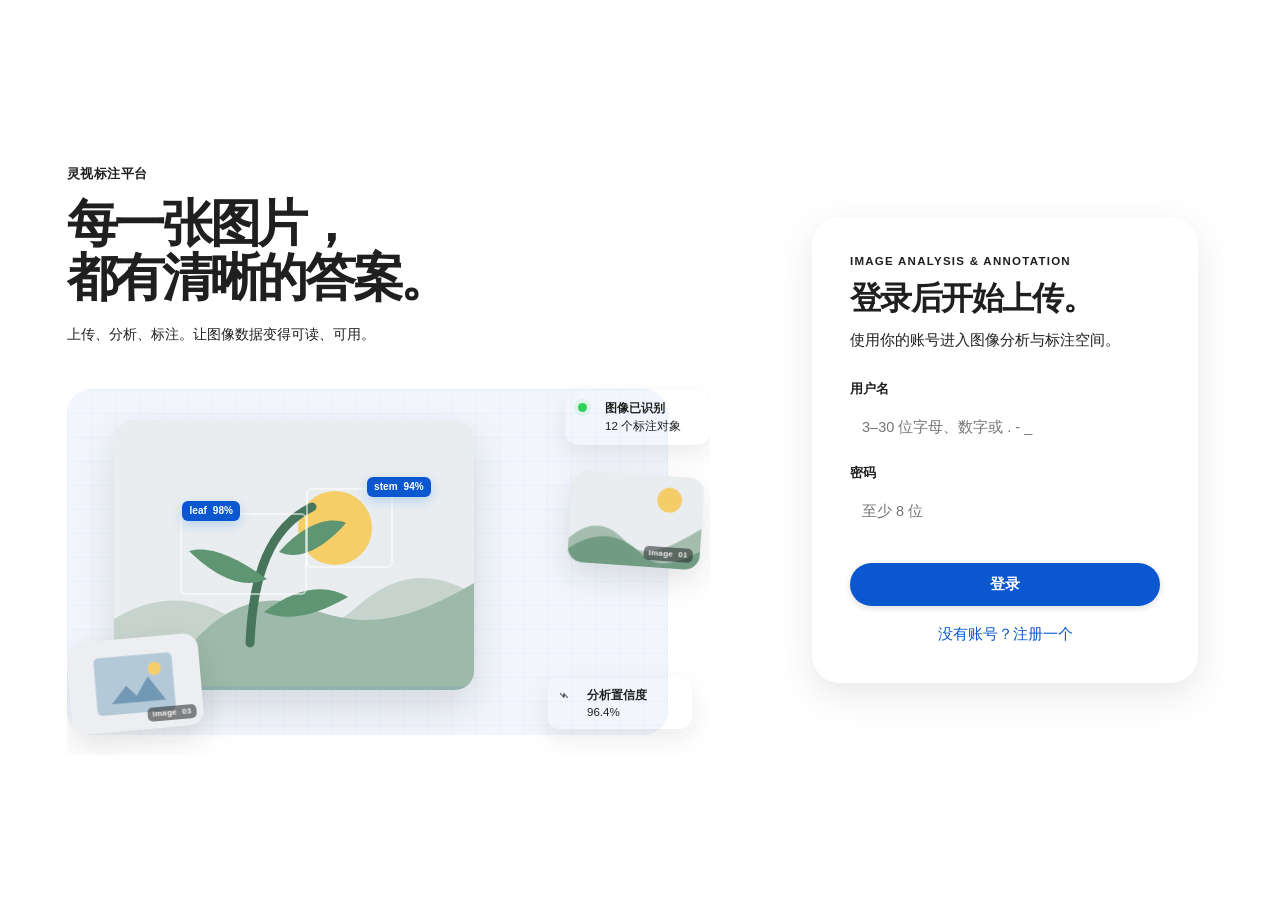
<file: web/index.html>
<!doctype html>
<html lang="zh-CN">
  <head>
    <meta charset="UTF-8" />
    <meta name="viewport" content="width=device-width, initial-scale=1.0" />
    <meta name="description" content="灵视标注平台 · AI 视觉数据标注工作台" />
    <title>灵视标注平台</title>
    <link rel="icon" href="favicon.ico" sizes="any" />
    <link rel="apple-touch-icon" href="apple-touch-icon.png" />
    <script src="theme.js"></script>
    <link rel="stylesheet" href="styles.css" />
    <link rel="stylesheet" href="themes.css" />
  </head>
  <body>
    <div class="app-shell">
      <aside class="utility-rail" aria-label="快捷操作">
        <button id="railProfile" type="button" aria-label="个人与账号">
          <span class="material-symbols-rounded rail-legacy-icon" aria-hidden="true">account_circle</span>
          <span class="rail-label rail-label-current">个人与账号</span>
          <span class="rail-profile-meta" aria-hidden="true">
            <span class="rail-profile-avatar" id="railProfileAvatar">·</span>
            <span class="rail-profile-copy"><strong id="railProfileName">参赛成员</strong><small>个人与账号</small></span>
            <span class="material-symbols-rounded rail-profile-arrow">chevron_right</span>
          </span>
        </button>
        <button id="railSpace" type="button" aria-label="个人空间">
          <span class="material-symbols-rounded" aria-hidden="true">person</span>
          <span class="rail-label">个人空间</span>
        </button>
        <button id="railTeam" type="button" aria-label="小组空间">
          <span class="material-symbols-rounded" aria-hidden="true">groups</span>
          <span class="rail-label">小组空间</span>
        </button>
        <button id="railEnterprise" type="button" aria-label="企业空间">
          <span class="material-symbols-rounded" aria-hidden="true">business</span>
          <span class="rail-label">企业空间</span>
        </button>
        <button id="railAdmin" type="button" aria-label="平台管理" hidden>
          <span class="material-symbols-rounded" aria-hidden="true">admin_panel_settings</span>
          <span class="rail-label">平台管理</span>
        </button>
        <span class="rail-divider" aria-hidden="true"></span>
        <button id="railNotifications" type="button" aria-label="通知">
          <span class="rail-icon">
            <span class="material-symbols-rounded" aria-hidden="true">notifications</span>
            <span class="rail-badge" id="notifBadge" hidden>0</span>
          </span>
          <span class="rail-label">通知</span>
        </button>
        <button id="railSettings" type="button" aria-label="设置">
          <span class="material-symbols-rounded" aria-hidden="true">settings</span>
          <span class="rail-label">设置</span>
        </button>

        <!-- 退出：点击后从分隔线处分裂成独立小卡片，取消则收缩粘回 -->
        <span class="logout-slot">
          <button id="railLogout" class="logout-chip" type="button" aria-label="退出登录">
            <span class="logout-chip-icon">
              <span class="material-symbols-rounded" aria-hidden="true">logout</span>
            </span>
            <span class="logout-chip-copy">
              <span class="logout-chip-title">退出登录</span>
              <span class="logout-chip-note">需要重新登录</span>
            </span>
            <span class="logout-chip-action" id="confirmLogout" role="button" tabindex="0">确定</span>
          </button>
        </span>
        <button id="railCollapse" class="rail-collapse" type="button" aria-label="收起侧边栏" aria-expanded="true">
          <span class="material-symbols-rounded" aria-hidden="true">left_panel_close</span>
          <span class="rail-label">收起侧边栏</span>
        </button>
      </aside>

      <main class="main" id="workspace">
        <header class="app-bar">
          <span class="app-brand-ent" id="brandEnterprise" hidden>
            <strong id="brandEntName">—</strong>
          </span>
          <button class="app-back" id="projectBack" type="button" aria-label="返回空间" title="返回空间" hidden>
            <span class="material-symbols-rounded" aria-hidden="true">arrow_back</span>
          </button>
          <div class="app-context">
            <h1 class="app-context-title" id="appContextTitle">个人空间</h1>
            <p class="app-context-kicker" id="appContextKicker">PERSONAL SPACE</p>
          </div>
          <div class="app-bar-trail">
            <span class="project-role" id="projectRole" hidden></span>
            <button class="secondary-button app-archive" id="projectArchive" type="button" hidden>归档项目</button>
            <button class="app-account" id="appAccount" type="button" aria-label="打开个人与账号">
              <span class="app-avatar" id="appAvatar" aria-hidden="true">·</span>
              <span class="app-account-copy"><span class="app-account-name"><strong id="appAccountName">参赛成员</strong><em class="account-ent-tag" id="appEntTag" hidden>企业</em></span><small>个人与账号</small></span>
            </button>
          </div>
        </header>

        <div class="content" id="contentArea">
          <!-- 个人空间：不再有「项目」这一层，进来就是一个工作台。
               上面是个人总结，中间是上传与待确认，下面是派给我的任务和我的图片。 -->
          <section class="app-view is-visible" data-view="personal">
            <div class="personal-summary" id="personalSummary"></div>

            <section class="section selection-panel" id="selectionPanel" hidden aria-labelledby="selectionTitle">
              <div class="section-heading">
                <div>
                  <h2 id="selectionTitle">已选择 0 个文件</h2>
                  <p class="section-kicker">READY TO ANALYZE</p>
                </div>
                <button class="text-button" id="clearSelection" type="button">全部清除</button>
              </div>
              <div class="selected-file-list" id="selectedFileList"></div>
              <div class="analysis-targets">
                <label for="analysisTargets">识别目标 <span>必填</span></label>
                <input id="analysisTargets" type="text" maxlength="300" placeholder="例如：行人、汽车、交通标志" />
                <small>用逗号分隔。模型会按这些类别检测并生成标注框；人工标注时它们就是画框可选的类目。</small>
              </div>
              <div class="upload-options">
                <label class="upload-option" for="uploadMode">
                  <span>标注方式</span>
                  <select id="uploadMode">
                    <option value="auto">自动标注 · 模型出框</option>
                    <option value="manual">人工标注 · 我来画框</option>
                  </select>
                </label>
                <label class="upload-option" for="uploadSpace">
                  <span>上传到</span>
                  <select id="uploadSpace">
                    <option value="personal">个人空间</option>
                  </select>
                </label>
                <label class="upload-option" id="uploadAssigneeWrap" for="uploadAssignee" hidden>
                  <span>指派给</span>
                  <select id="uploadAssignee"></select>
                </label>
              </div>
              <p class="upload-options-hint" id="uploadOptionsHint">这批图片会放进个人空间，选人工标注会直接进入我的任务。</p>
              <div class="selection-actions"><span id="selectionSummary">确认后才会上传并开始分析</span><button class="primary-button" id="confirmAnalysis" type="button">确认并开始分析 <span>→</span></button></div>
            </section>

            <section class="section personal-tasks" id="personalTasksSection" hidden aria-labelledby="personalTasksTitle">
              <div class="section-heading">
                <div>
                  <h2 id="personalTasksTitle">我的任务</h2>
                  <p class="section-kicker">来自小组与企业的指派</p>
                </div>
                <button class="text-button" id="personalTasksRefresh" type="button">刷新</button>
              </div>
              <div class="personal-task-list" id="personalTaskList"></div>
            </section>

            <section class="section personal-data" aria-labelledby="personalDataTitle">
              <h2 id="personalDataTitle" class="sr-only">图像</h2>
              <div class="project-toolbar">
                <p class="project-toolbar-meta" id="projectImagesMeta">—</p>
                <div class="panel-head-actions">
                  <select class="task-filter" id="projectImageFilter" aria-label="按状态筛选图片">
                    <option value="">全部状态</option>
                    <option value="none">未加入任务</option>
                    <option value="pending">待标注</option>
                    <option value="annotated">待审核</option>
                    <option value="approved">已通过</option>
                    <option value="rejected">已退回</option>
                    <option value="failed">标注失败</option>
                  </select>
                </div>
              </div>
              <div class="plan-strip">
                <span class="material-symbols-rounded" aria-hidden="true">target</span>
                <div class="plan-strip-copy">
                  <strong id="targetPlanTitle">正在读取识别目标…</strong>
                  <small id="targetPlanDetail">保存后，后续上传会自动复用。</small>
                </div>
                <button class="secondary-button" id="openTargetSettings" type="button">设置识别目标</button>
              </div>
              <div class="image-toolbar" id="imageToolbar" hidden>
                <label class="toolbar-select"><input type="checkbox" id="selectAllImages" /><span>全选</span></label>
                <span class="toolbar-count" id="selectionCount">还没有选中图片</span>
                <button class="secondary-button" id="downloadSelected" type="button" disabled>下载标注图</button>
                <button class="secondary-button is-reject" id="removeSelected" type="button" disabled>移除所选</button>
              </div>
              <p class="image-status" id="imageStatus" aria-live="polite"></p>
              <div class="empty-state" id="imageDataState"><strong>还没有图像数据</strong><p>点右上角「上传图片」，选好的图会出现在这里。</p></div>
              <input id="imageUpload" type="file" accept="image/jpeg,image/png,image/webp,application/zip,.zip" multiple hidden />
            </section>
          </section>

          <!-- 小组空间：独立整页，左上信息卡 / 右侧小组成果 -->
          <section class="app-view team-view" data-view="team" hidden>
            <header class="team-head">
              <div class="team-switch">
                <label class="sr-only" for="teamSelect">我的小组</label>
                <select id="teamSelect" aria-label="切换小组"><option value="">加载中…</option></select>
                <!-- 小组只有「空间设置」一个低频动作，直接给齿轮，不必再套一层「更多」 -->
                <button class="icon-button" id="teamSpaceSettings" type="button" aria-label="小组空间设置" title="空间设置">
                  <span class="material-symbols-rounded" aria-hidden="true">settings</span>
                </button>
                <button class="secondary-button" id="newTeamButton" type="button">新建小组</button>
              </div>
            </header>
            <!-- 成员预览：空间页原来只剩一张项目卡，空得像没加载完。
                 完整成员管理仍在空间设置里，这里只做一眼可见的「谁在这个空间」。 -->
            <div class="space-people" id="teamPeople" hidden></div>

            <div class="team-grid" id="teamGrid" hidden>
              <!-- 左半边：全部是小组自身的信息，成员按行列出并显示各自上传数 -->
              <div class="team-col">
                <article class="panel team-card-info">
                  <div class="team-info-head">
                    <span class="team-badge" id="teamBadge" aria-hidden="true">组</span>
                    <div class="team-info-title">
                      <h2 id="teamNameText">—</h2>
                      <p id="teamMeta">—</p>
                    </div>
                    <button class="icon-button" id="editTeamButton" type="button" aria-label="编辑小组资料" title="编辑小组资料" hidden>
                      <span class="material-symbols-rounded" aria-hidden="true">edit</span>
                    </button>
                  </div>
                  <div class="team-members-block">
                    <div class="block-head">
                      <span>成员 <b id="teamMemberCount">0</b></span>
                      <button class="text-button" id="manageMembers" type="button" hidden>管理</button>
                    </div>
                    <ul class="member-list" id="memberList"></ul>
                    <p class="member-hint" id="memberHint">点成员可以只看他上传的图片</p>
                  </div>
                </article>
              </div>

              <article class="panel team-card-results">
                <div class="panel-head">
                  <div>
                    <h3>小组成果</h3>
                    <p class="panel-sub" id="teamResultsMeta">—</p>
                  </div>
                  <button class="secondary-button" id="uploadToTeam" type="button">上传图片</button>
                  <input id="teamUploadInput" type="file" accept="image/jpeg,image/png,image/webp" multiple hidden />
                </div>
                <div class="result-filter" id="resultFilter" hidden></div>
                <div class="team-results" id="teamResults"></div>
              </article>
            </div>

            <div class="space-section" id="teamProjectSection">
              <div class="space-section-head">
                <h3>项目</h3>
                <p class="space-section-hint">图片、任务和成员都挂在项目下，点一行进入工作区。</p>
              </div>
              <div class="project-list" id="teamProjectList"></div>
            </div>

            <div class="team-empty" id="teamEmpty" hidden>
              <span class="material-symbols-rounded" aria-hidden="true">groups</span>
              <strong>还没有加入小组</strong>
              <p>创建一个小组，把个人图片汇总成小组成果，也让成员看到彼此的进度。</p>
              <button class="primary-button" id="createFirstTeam" type="button">创建小组</button>
            </div>
          </section>

          <!-- 企业空间：与企业自有权限模型，左栏信息 + 配额 + 公告 + 成员，右栏图库 / 审核 / 记录 / 日报 -->
          <section class="app-view team-view enterprise-view" data-view="enterprise" hidden>
            <header class="team-head">
              <div class="team-switch">
                <span class="ent-id-chip" id="entIdChip" hidden>—</span>
                <select id="enterpriseSelect" aria-label="切换企业"><option value="">加载中…</option></select>
                <!-- 设置走左栏企业卡右上角的齿轮，这里只留「创建企业」 -->
                <button class="secondary-button" id="newEnterpriseButton" type="button">创建企业</button>
              </div>
            </header>
            <div class="space-people" id="enterprisePeople" hidden></div>

            <div class="team-grid" id="enterpriseGrid" hidden>
              <div class="team-col">
                <article class="panel team-card-info">
                  <div class="team-info-head">
                    <span class="team-badge ent-badge" id="entBadge" aria-hidden="true">企</span>
                    <div class="team-info-title">
                      <h2 id="entNameText">—</h2>
                      <p id="entMeta">—</p>
                    </div>
                    <button class="icon-button" id="entSettingsButton" type="button" aria-label="企业设置" title="企业设置">
                      <span class="material-symbols-rounded" aria-hidden="true">settings</span>
                    </button>
                  </div>

                  <div class="ent-quota">
                    <div class="ent-quota-head"><span>图片配额</span><b id="entQuotaText">0 / 0</b></div>
                    <div class="ent-quota-track"><i id="entQuotaFill"></i></div>
                    <div class="ent-quota-foot"><span id="entQuotaStorage">—</span><span id="entQuotaMembers">—</span></div>
                  </div>

                  <div class="ent-notice" id="entNotice" hidden>
                    <span class="material-symbols-rounded" aria-hidden="true">campaign</span>
                    <div><small>企业公告</small><p id="entNoticeText"></p></div>
                  </div>

                  <div class="ent-presence">
                    <span class="presence-dot" id="entPresenceDot"></span>
                    <span id="entPresenceText">读取状态…</span>
                    <label class="ent-invisible"><input type="checkbox" id="entInvisible" /><span>隐身</span></label>
                  </div>

                  <div class="team-members-block">
                    <div class="block-head">
                      <span>成员 <b id="entMemberCount">0</b></span>
                      <button class="text-button" id="entManageMembers" type="button" hidden>管理</button>
                    </div>
                    <ul class="member-list" id="entMemberList"></ul>
                    <p class="member-hint">绿点表示在线 · 点成员只看他上传的图片</p>
                  </div>
                </article>
              </div>

              <article class="panel team-card-results">
                <div class="panel-head">
                  <div>
                    <h3 id="entPaneTitle">企业图库</h3>
                    <p class="panel-sub" id="entResultsMeta">—</p>
                  </div>
                  <button class="secondary-button" id="entUploadButton" type="button">上传图片</button>
                  <input id="entUploadInput" type="file" accept="image/jpeg,image/png,image/webp" multiple hidden />
                </div>

                <div class="ent-tabs" role="tablist" aria-label="企业空间视图">
                  <button class="ent-tab is-active" type="button" role="tab" aria-selected="true" data-ent-tab="gallery">成果</button>
                  <button class="ent-tab" type="button" role="tab" aria-selected="false" data-ent-tab="review">待审核 <b id="entReviewBadge" hidden>0</b></button>
                  <button class="ent-tab" type="button" role="tab" aria-selected="false" data-ent-tab="logs">操作记录</button>
                  <button class="ent-tab" type="button" role="tab" aria-selected="false" data-ent-tab="report">日报</button>
                </div>

                <div class="result-filter" id="entFilter" hidden></div>
                <div class="team-results" id="entResults"></div>
                <div class="ent-pane" id="entReviewPane" hidden></div>
                <div class="ent-pane" id="entLogPane" hidden></div>
                <div class="ent-pane" id="entReportPane" hidden></div>
              </article>
            </div>

            <div class="space-section" id="enterpriseProjectSection">
              <div class="space-section-head">
                <h3>项目</h3>
                <p class="space-section-hint">图片、任务和成员都挂在项目下，点一行进入工作区。</p>
              </div>
              <div class="project-list" id="enterpriseProjectList"></div>
            </div>

            <div class="team-empty" id="enterpriseEmpty" hidden>
              <span class="material-symbols-rounded" aria-hidden="true">business</span>
              <strong>还没有加入企业</strong>
              <p>创建一个企业，或用企业码申请加入。企业空间支持权限分级、上传审核与成员排名。</p>
              <div class="ent-empty-actions">
                <button class="primary-button" id="createFirstEnterprise" type="button">创建企业</button>
                <button class="secondary-button" id="joinFirstEnterprise" type="button">用企业码加入</button>
              </div>
            </div>
          </section>

          <!-- 项目页：从任意空间的项目列表进入，参考 GitHub 仓库页的 tab 结构 -->
          <section class="app-view project-view" data-view="project" hidden>
            <div class="ent-tabs project-tabs" role="tablist" aria-label="项目视图">
              <button class="ent-tab is-active" type="button" role="tab" aria-selected="true" data-project-tab="overview">
                <span class="material-symbols-rounded" aria-hidden="true">space_dashboard</span>概览
              </button>
              <button class="ent-tab" type="button" role="tab" aria-selected="false" data-project-tab="tasks">
                <span class="material-symbols-rounded" aria-hidden="true">task_alt</span>任务
              </button>
              <button class="ent-tab" type="button" role="tab" aria-selected="false" data-project-tab="members">
                <span class="material-symbols-rounded" aria-hidden="true">group</span>成员
              </button>
              <button class="ent-tab" type="button" role="tab" aria-selected="false" data-project-tab="categories">
                <span class="material-symbols-rounded" aria-hidden="true">label</span>类目
              </button>
              <button class="ent-tab" type="button" role="tab" aria-selected="false" data-project-tab="settings">
                <span class="material-symbols-rounded" aria-hidden="true">settings</span>设置
              </button>
            </div>

            <section class="project-pane" data-project-pane="overview">
              <p class="project-desc" id="projectDesc" hidden></p>
              <div class="project-next" id="projectNext" hidden></div>
              <div class="admin-stats project-stats" id="projectStats"></div>
              <article class="panel admin-panel">
                <div class="panel-head">
                  <div><h3>最近任务</h3><p class="panel-sub" id="projectRecentMeta">—</p></div>
                  <button class="text-button" type="button" id="projectJumpTasks">全部任务 →</button>
                </div>
                <div class="admin-facts" id="projectRecentTasks"></div>
              </article>
            </section>

            <section class="project-pane" data-project-pane="tasks" hidden>
              <article class="panel admin-panel">
                <div class="project-toolbar">
                  <p class="project-toolbar-meta" id="projectTasksMeta">—</p>
                  <div class="panel-head-actions">
                    <select id="projectTaskFilter" class="task-filter" aria-label="按状态筛选任务">
                      <option value="">全部状态</option>
                      <option value="queued">排队中 / 待标注</option>
                      <option value="auto_annotating">标注中</option>
                      <option value="auto_annotated">待复核</option>
                      <option value="rejected_fix">退回修改</option>
                      <option value="rejected_reannotate">退回重标</option>
                      <option value="failed">失败</option>
                      <option value="draft">草稿</option>
                      <option value="approved">已通过</option>
                      <option value="cancelled">已取消</option>
                    </select>
                    <button class="task-mine-toggle" id="projectTaskMine" type="button" aria-pressed="false" title="只看指派给我的任务">只看我的</button>
                    <button class="secondary-button" id="projectNewTask" type="button">新建任务</button>
                  </div>
                </div>
                <p class="settings-status" id="projectTaskStatus" role="status"></p>
                <div class="project-task-list" id="projectTaskList"></div>
              </article>
            </section>

            <section class="project-pane" data-project-pane="members" hidden>
              <article class="panel admin-panel">
                <div class="project-toolbar">
                  <p class="project-toolbar-meta" id="projectMembersMeta">—</p>
                </div>
                <div class="admin-toolbar">
                  <input id="projectMemberName" type="search" maxlength="30" placeholder="输入用户名添加成员" aria-label="成员用户名" />
                  <select id="projectMemberRole" aria-label="成员角色">
                    <option value="annotator">标注员</option>
                    <option value="manager">管理员</option>
                    <option value="reviewer">审核员</option>
                  </select>
                  <button class="secondary-button" id="projectAddMember" type="button">添加</button>
                  <p class="settings-status admin-toolbar-status" id="projectMemberStatus" role="status"></p>
                </div>
                <ul class="member-list project-member-list" id="projectMemberList"></ul>
              </article>
            </section>

            <!-- 识别类目是项目的核心对象（自动标注的 prompt 来源 + 人工标注的色板），
                 从「设置」里提出来单独一页，别和归档这种运维项挤在一起。 -->
            <section class="project-pane" data-project-pane="categories" hidden>
              <article class="panel admin-panel">
                <div class="project-toolbar">
                  <p class="project-toolbar-meta" id="projectCategoriesMeta">自动标注按这些类目检测，人工标注从这里取色板。</p>
                </div>
                <div class="admin-toolbar">
                  <input id="projectNewCategory" type="search" maxlength="50" placeholder="新增类目（中文名）" aria-label="新增类目" />
                  <input id="projectNewCategoryEn" type="search" maxlength="100" placeholder="英文提示词（可选，留空自动翻译）" aria-label="英文提示词" />
                  <button class="secondary-button" id="projectCategoryAdd" type="button">添加</button>
                  <p class="settings-status admin-toolbar-status" id="projectCategoryStatus" role="status"></p>
                </div>
                <ul class="project-category-list" id="projectCategories"></ul>
              </article>
            </section>

            <section class="project-pane" data-project-pane="settings" hidden>
              <div class="admin-split">
                <form class="panel admin-panel settings-form" id="projectSettingsForm">
                  <div class="panel-head"><div><h3>基本信息</h3><p class="panel-sub">名称、描述与默认评审人。</p></div></div>
                  <label for="projectNameInput">项目名称</label>
                  <input id="projectNameInput" type="text" maxlength="100" />
                  <label for="projectDescInput">描述</label>
                  <textarea id="projectDescInput" rows="3" maxlength="2000"></textarea>
                  <label for="projectReviewerInput">默认评审人</label>
                  <select id="projectReviewerInput">
                    <option value="submitter">提交人自己评审</option>
                    <option value="project_manager">项目管理员评审</option>
                  </select>
                  <div class="settings-actions">
                    <p class="settings-status" id="projectSettingsStatus" role="status"></p>
                    <button class="secondary-button" type="submit">保存设置</button>
                  </div>
                </form>

                <!-- 归档与删除都属于运维动作，收进右列一起排队，别和「基本信息」抢两列网格 -->
                <div class="admin-split-side">
                <div class="panel admin-panel">
                  <div class="panel-head"><div><h3>归档项目</h3><p class="panel-sub">归档后不出现在默认列表里，数据和图片都保留。</p></div></div>
                  <div class="project-danger">
                    <div><strong>归档这个项目</strong><p>需要时可以找管理员恢复。</p></div>
                    <button class="delete-button compact-delete" id="projectDangerArchive" type="button">归档</button>
                  </div>
                </div>

                <!-- 只有个人空间的项目能删；小组 / 企业项目删掉会连累别人的数据，那边只给归档 -->
                <div class="panel admin-panel" id="projectDeletePanel" hidden>
                  <div class="panel-head"><div><h3>删除项目</h3><p class="panel-sub">从列表里移除，项目下的图片和任务记录都不再能访问。</p></div></div>
                  <div class="project-danger">
                    <div><strong>删除这个项目</strong><p>不可撤销。只想暂时收起来，用上面的「归档」。</p></div>
                    <button class="delete-button compact-delete" id="projectDangerDelete" type="button">删除</button>
                  </div>
                </div>
                </div>
              </div>
            </section>
          </section>

          <!-- 平台管理：只有 platform_role=admin 能看到入口，页面自身再校验一次 -->
          <section class="app-view team-view admin-view" data-view="admin" hidden>
            <header class="team-head">
              <div class="team-switch">
                <span class="admin-role-chip">平台管理员</span>
                <button class="secondary-button" id="adminRefresh" type="button">刷新当前页</button>
              </div>
            </header>

            <div class="team-empty" id="adminDenied" hidden>
              <span class="material-symbols-rounded" aria-hidden="true">admin_panel_settings</span>
              <strong>需要平台管理员权限</strong>
              <p>这个页面只对平台管理员开放。可以让现有管理员在「账号」里把你的角色改成管理员。</p>
            </div>

            <div id="adminShell" hidden>
              <div class="ent-tabs" role="tablist" aria-label="平台管理视图">
                <button class="ent-tab is-active" type="button" role="tab" aria-selected="true" data-admin-tab="overview">概览</button>
                <button class="ent-tab" type="button" role="tab" aria-selected="false" data-admin-tab="accounts">账号</button>
                <button class="ent-tab" type="button" role="tab" aria-selected="false" data-admin-tab="spaces">小组与项目</button>
                <button class="ent-tab" type="button" role="tab" aria-selected="false" data-admin-tab="audit">审计日志</button>
                <button class="ent-tab" type="button" role="tab" aria-selected="false" data-admin-tab="settings">存储与模型</button>
              </div>
              <p class="settings-status admin-status" id="adminStatus" role="status"></p>

              <!-- 概览 -->
              <section class="admin-pane" data-admin-pane="overview">
                <div class="admin-stats" id="adminStats"></div>
                <div class="admin-split">
                  <article class="panel admin-panel">
                    <div class="panel-head">
                      <div><h3>存储</h3><p class="panel-sub" id="adminStorageSub">—</p></div>
                      <button class="text-button" type="button" data-admin-jump="settings">去设置 →</button>
                    </div>
                    <div class="admin-facts" id="adminStorageFacts"></div>
                  </article>
                  <article class="panel admin-panel">
                    <div class="panel-head">
                      <div><h3>识别模型</h3><p class="panel-sub" id="adminModelSub">—</p></div>
                      <button class="text-button" type="button" data-admin-jump="settings">去设置 →</button>
                    </div>
                    <div class="admin-facts" id="adminModelFacts"></div>
                  </article>
                </div>
              </section>

              <!-- 账号 -->
              <section class="admin-pane" data-admin-pane="accounts" hidden>
                <article class="panel admin-panel">
                  <div class="panel-head">
                    <div><h3>账号</h3><p class="panel-sub" id="adminAccountsMeta">—</p></div>
                  </div>
                  <div class="admin-toolbar">
                    <input id="adminAccountSearch" type="search" maxlength="50" placeholder="用户名 / 邮箱 / 手机号" aria-label="搜索账号" />
                    <select id="adminAccountRole" aria-label="按平台角色筛选">
                      <option value="">全部角色</option>
                      <option value="admin">平台管理员</option>
                      <option value="user">普通用户</option>
                    </select>
                    <button class="secondary-button" id="adminAccountQuery" type="button">查询</button>
                    <p class="settings-status admin-toolbar-status" id="adminAccountsStatus" role="status"></p>
                  </div>
                  <div class="admin-table-wrap">
                    <table class="admin-table">
                      <thead><tr><th>ID</th><th>账号</th><th>联系方式</th><th>平台角色</th><th>注册时间</th><th></th></tr></thead>
                      <tbody id="adminAccountRows"></tbody>
                    </table>
                  </div>
                  <div class="admin-pager" id="adminAccountPager"></div>
                </article>
              </section>

              <!-- 小组与项目 -->
              <section class="admin-pane" data-admin-pane="spaces" hidden>
                <article class="panel admin-panel">
                  <div class="panel-head">
                    <div><h3>小组</h3><p class="panel-sub" id="adminGroupsMeta">—</p></div>
                  </div>
                  <div class="admin-toolbar">
                    <input id="adminGroupSearch" type="search" maxlength="50" placeholder="小组名称 / 组长用户名" aria-label="搜索小组" />
                    <button class="secondary-button" id="adminGroupQuery" type="button">查询</button>
                  </div>
                  <div class="admin-table-wrap">
                    <table class="admin-table">
                      <thead><tr><th>ID</th><th>小组</th><th>类型</th><th>组长</th><th>成员</th><th>创建时间</th></tr></thead>
                      <tbody id="adminGroupRows"></tbody>
                    </table>
                  </div>
                  <div class="admin-pager" id="adminGroupPager"></div>
                </article>

                <article class="panel admin-panel">
                  <div class="panel-head">
                    <div><h3>项目</h3><p class="panel-sub" id="adminProjectsMeta">—</p></div>
                  </div>
                  <div class="admin-toolbar">
                    <input id="adminProjectSearch" type="search" maxlength="50" placeholder="项目名称" aria-label="搜索项目" />
                    <button class="secondary-button" id="adminProjectQuery" type="button">查询</button>
                  </div>
                  <div class="admin-table-wrap">
                    <table class="admin-table">
                      <thead><tr><th>ID</th><th>项目</th><th>所属小组</th><th>状态</th><th>成员</th><th>任务</th><th>创建时间</th></tr></thead>
                      <tbody id="adminProjectRows"></tbody>
                    </table>
                  </div>
                  <div class="admin-pager" id="adminProjectPager"></div>
                </article>
              </section>

              <!-- 审计日志 -->
              <section class="admin-pane" data-admin-pane="audit" hidden>
                <article class="panel admin-panel">
                  <div class="panel-head">
                    <div><h3>审计日志</h3><p class="panel-sub" id="adminAuditMeta">—</p></div>
                  </div>
                  <div class="admin-toolbar">
                    <input id="adminAuditAction" type="search" maxlength="50" placeholder="动作前缀，例如 task.status" aria-label="按动作筛选" />
                    <button class="secondary-button" id="adminAuditQuery" type="button">查询</button>
                  </div>
                  <div class="admin-table-wrap">
                    <table class="admin-table">
                      <thead><tr><th>时间</th><th>动作</th><th>资源</th><th>操作人</th><th>小组</th></tr></thead>
                      <tbody id="adminAuditRows"></tbody>
                    </table>
                  </div>
                  <div class="admin-pager" id="adminAuditPager"></div>
                </article>
              </section>

              <!-- 存储与模型 -->
              <section class="admin-pane" data-admin-pane="settings" hidden>
                <div class="admin-split">
                  <form class="panel admin-panel settings-form" id="adminStorageForm">
                    <div class="panel-head">
                      <div><h3>存储策略</h3><p class="panel-sub">平台设置优先于环境变量；清空 URI 表示回到环境变量。</p></div>
                    </div>
                    <label for="adminStorageUri">存储 URI</label>
                    <input id="adminStorageUri" type="text" maxlength="255" placeholder="file://./state/storage" autocomplete="off" spellcheck="false" />
                    <div class="settings-two-cols">
                      <div><label for="adminTeamQuotaImages">team 默认图片额度</label><input id="adminTeamQuotaImages" type="number" min="0" max="1000000" /></div>
                      <div><label for="adminTeamQuotaStorage">team 默认存储额度（MB）</label><input id="adminTeamQuotaStorage" type="number" min="0" max="10000000" /></div>
                    </div>
                    <div class="admin-facts" id="adminStorageFormFacts"></div>
                    <div class="settings-actions">
                      <p id="adminStorageStatus" class="settings-status" role="status"></p>
                      <button class="secondary-button" type="submit">保存存储策略</button>
                    </div>
                  </form>

                  <form class="panel admin-panel settings-form" id="adminModelForm">
                    <div class="panel-head">
                      <div><h3>识别模型</h3><p class="panel-sub">留空表示回到环境变量；保存后立即生效，已在内存里的模型会被卸载重载。空闲 3 分钟没有标注任务会自动卸载以释放内存，下一单需要重新加载。</p></div>
                    </div>
                    <label for="adminDetectorOnnx">检测模型 ONNX 文件</label>
                    <input id="adminDetectorOnnx" type="text" maxlength="255" placeholder="D:\models\llmdet_fp16.onnx" autocomplete="off" spellcheck="false" />
                    <label for="adminDetectorDir">或模型目录</label>
                    <input id="adminDetectorDir" type="text" maxlength="255" placeholder="D:\models\onnx" autocomplete="off" spellcheck="false" />
                    <div class="settings-two-cols">
                      <div><label for="adminDetectorPrecision">精度</label>
                        <select id="adminDetectorPrecision"><option value="">跟随环境变量</option><option value="fp16">fp16</option><option value="fp32">fp32</option></select>
                      </div>
                      <div><label for="adminDetectorDevice">设备</label>
                        <select id="adminDetectorDevice"><option value="">跟随环境变量</option><option value="cpu">cpu</option><option value="cuda">cuda</option><option value="auto">auto</option></select>
                      </div>
                    </div>
                    <div class="settings-two-cols">
                      <div><label for="adminDetectorSize">输入短边</label><input id="adminDetectorSize" type="number" min="64" max="4096" placeholder="800" /></div>
                      <div><label for="adminDetectorMaxSize">输入长边上限</label><input id="adminDetectorMaxSize" type="number" min="64" max="4096" placeholder="1333" /></div>
                    </div>
                    <label for="adminTranslatorDir">翻译模型目录（可选中英文类目名互转）</label>
                    <input id="adminTranslatorDir" type="text" maxlength="255" placeholder="D:\models\opus-mt-zh-en" autocomplete="off" spellcheck="false" />
                    <label for="adminTranslatorPrecision">翻译精度</label>
                    <select id="adminTranslatorPrecision"><option value="">跟随环境变量</option><option value="fp32">fp32</option><option value="fp16">fp16</option></select>
                    <div class="admin-facts" id="adminModelFormFacts"></div>
                    <div class="settings-actions">
                      <p id="adminModelStatus" class="settings-status" role="status"></p>
                      <button class="secondary-button" type="submit">保存模型配置</button>
                    </div>
                  </form>
                </div>
              </section>
            </div>
          </section>
        </div>

        <section class="detail-view" id="imageDetailView" hidden aria-labelledby="detailTitle">
          <button class="back-button" id="backToImages" type="button">← 返回个人空间</button>
          <div class="detail-layout">
            <div class="detail-preview"><div class="detail-image-stack"><img id="detailImage" alt="已上传图片预览" /><svg id="annotationOverlay" aria-label="模型标注框"></svg></div></div>
            <aside class="detail-meta">
              <h1 id="detailTitle"></h1>
              <p class="section-kicker">IMAGE DETAIL</p>
              <dl>
                <div><dt>图像尺寸</dt><dd id="detailDimensions">—</dd></div>
                <div><dt>文件大小</dt><dd id="detailSize">—</dd></div>
                <div><dt>分析状态</dt><dd id="detailAnalysis">等待提交分析</dd></div>
              </dl>
              <button class="secondary-button wide-button" id="detailAnnotate" type="button" hidden>在标注台打开</button>
              <button class="secondary-button wide-button" id="detailReview" type="button" hidden>审核这张</button>
              <button class="secondary-button wide-button" id="downloadAnnotated" type="button">下载标注图</button>
              <button class="secondary-button wide-button" id="sendToGroup" type="button">上传到小组库</button>
              <button class="delete-button" id="deleteImageButton" type="button">删除图片</button>
            </aside>
          </div>
        </section>

        <!-- 人工标注工作台：和图片详情一样盖在内容区上面，左选图 / 中画框 / 右选类目 -->
        <section class="detail-view annotate-view" id="annotateView" hidden aria-labelledby="annotateTitle">
          <header class="annotate-head">
            <button class="back-button" id="annotateBack" type="button">← 返回任务</button>
            <div class="annotate-head-main">
              <h1 id="annotateTitle">人工标注</h1>
              <p class="section-kicker">MANUAL ANNOTATION</p>
            </div>
            <div class="annotate-head-side">
              <span class="annotate-progress" id="annotateProgress"></span>
              <button class="primary-button" id="annotateFinish" type="button" hidden>完成标注</button>
            </div>
          </header>

          <div class="annotate-layout">
            <aside class="annotate-rail" id="annotateRails" aria-label="任务里的图片"></aside>

            <div class="annotate-stage-wrap">
              <div class="annotate-stage">
                <div class="annotate-canvas" id="annotateCanvas">
                  <img id="annotateImage" alt="待标注图片" draggable="false" />
                </div>
              </div>
              <p class="settings-status annotate-status" id="annotateStatus" role="status"></p>
              <p class="annotate-hint">拖空白处画新框；拖动框体移动、拖四角改大小；选中后按 Delete 删除、方向键微调、Esc 退出。切换图片前记得先保存。</p>
            </div>

            <aside class="annotate-panel">
              <div class="annotate-block">
                <p class="section-kicker">类目</p>
                <div class="annotate-categories" id="annotateCategories"></div>
              </div>
              <div class="annotate-block">
                <p class="section-kicker">标注框</p>
                <div class="annotate-boxlist" id="annotateBoxList"></div>
              </div>
              <div class="annotate-actions">
                <button class="secondary-button" id="annotateUndo" type="button">撤销</button>
                <button class="primary-button" id="annotateSave" type="button">保存标注</button>
              </div>
            </aside>
          </div>
        </section>

        <!-- 任务复核工作台：任务列表里「待复核」那一行的入口。
             和标注台同一套骨架（左选图 / 中看图 / 右裁决），复用 .annotate-* 版式，
             这样三个主题都不用再写一份布局，只需要补复核专用的几处配色。 -->
        <section class="detail-view annotate-view review-view" id="taskReviewView" hidden aria-labelledby="taskReviewTitle">
          <header class="annotate-head">
            <button class="back-button" id="taskReviewBack" type="button">← 返回任务</button>
            <div class="annotate-head-main">
              <h1 id="taskReviewTitle">复核任务</h1>
              <p class="section-kicker">TASK REVIEW</p>
            </div>
            <div class="annotate-head-side">
              <span class="annotate-progress" id="taskReviewProgress"></span>
              <button class="primary-button" id="taskReviewPass" type="button">通过任务</button>
            </div>
          </header>

          <div class="annotate-layout">
            <aside class="annotate-rail" id="taskReviewRail" aria-label="任务里的图片"></aside>

            <div class="annotate-stage-wrap">
              <div class="annotate-stage">
                <div class="annotate-canvas" id="taskReviewCanvas">
                  <img id="taskReviewImage" alt="待复核图片" draggable="false" />
                </div>
              </div>
              <p class="settings-status annotate-status" id="taskReviewStatus" role="status"></p>
              <p class="annotate-hint">逐张通过或驳回（驳回必须写原因）。最后一张也通过时任务会自动通过并回到项目页；要退回则至少要有一张图被驳回，再点「退回修改 / 退回重标」。Esc 退出。</p>
            </div>

            <aside class="annotate-panel">
              <div class="annotate-block">
                <p class="section-kicker">这一张</p>
                <div class="review-verdict" id="taskReviewVerdict"></div>
              </div>
              <div class="annotate-block">
                <p class="section-kicker">标注框</p>
                <div class="annotate-boxlist" id="taskReviewBoxes"></div>
              </div>
              <div class="annotate-block" id="taskReviewReasonWrap" hidden>
                <p class="section-kicker">驳回原因</p>
                <textarea class="review-reason-input" id="taskReviewReason" maxlength="255" placeholder="写明要改的地方，标注员会照着改"></textarea>
              </div>
              <div class="annotate-actions">
                <button class="secondary-button is-reject" id="taskReviewReject" type="button">驳回这张</button>
                <button class="primary-button" id="taskReviewApprove" type="button">通过这张</button>
              </div>
              <div class="review-task-actions">
                <p class="section-kicker">任务结论</p>
                <textarea class="review-reason-input" id="taskReviewComment" maxlength="2000" placeholder="给标注员的说明（可选）"></textarea>
                <div class="annotate-actions">
                  <button class="mini-button is-reject" id="taskReviewRejectFix" type="button">退回修改</button>
                  <button class="mini-button is-reject" id="taskReviewReannotate" type="button">退回重标</button>
                </div>
              </div>
            </aside>
          </div>
        </section>
      </main>
    </div>

    <div class="upload-toast" id="uploadToast" role="status" aria-live="polite" hidden><span class="material-symbols-rounded" aria-hidden="true">check_circle</span><span><strong id="uploadToastTitle">已开始分析</strong><small id="uploadToastDetail">图片已存入个人空间</small></span><button id="goToData" type="button">查看个人空间</button></div>

    <!-- 识别方案：保存到默认的“图像数据”项目，上传时自动复用 -->
    <div class="dialog-backdrop" id="targetSettingsDialog" hidden>
      <section class="dialog settings-dialog target-settings-dialog" role="dialog" aria-modal="true" aria-labelledby="targetSettingsTitle">
        <button class="dialog-close" id="closeTargetSettings" type="button" aria-label="关闭">×</button>
        <h2 id="targetSettingsTitle">设置识别目标</h2>
        <p class="section-kicker">RECOGNITION TARGETS</p>
        <p class="dialog-description">这套目标保存在“图像数据”项目中。以后上传图片时会自动带出，也可以临时修改后再分析。</p>
        <form id="targetSettingsForm" class="settings-form">
          <div class="target-list-head">
            <span class="target-list-title">识别目标</span>
          </div>
          <p class="settings-help">一行一个目标：中文名用于界面显示，英文提示词喂给模型。英文留空会自动按中文名翻译。</p>
          <ul class="target-rows" id="targetRows"></ul>
          <p class="target-empty" id="targetEmpty" hidden>还没有识别目标，先在下面加一条。</p>
          <div class="target-add">
            <input id="targetNewZh" type="search" maxlength="50" placeholder="中文名，例如 行人" aria-label="新目标的中文名" autocomplete="off" />
            <input id="targetNewEn" type="search" maxlength="100" placeholder="英文提示词（可选）" aria-label="新目标的英文提示词" autocomplete="off" />
            <button id="targetAddButton" class="secondary-button" type="button">添加</button>
          </div>
          <div class="target-threshold">
            <div class="target-threshold-head">
              <label for="projectBoxThreshold">置信度阈值</label>
              <output id="projectBoxThresholdValue" for="projectBoxThreshold">0.30</output>
            </div>
            <input id="projectBoxThreshold" type="range" min="0.05" max="0.95" step="0.05" value="0.30" />
            <p class="settings-help">调高只保留更确定的框，调低能多召回一些弱目标，但也会多出误框。默认 0.30。</p>
          </div>
          <div class="settings-actions"><p id="projectTargetsStatus" class="settings-status" role="status"></p><button class="primary-button" id="saveProjectTargets" type="submit">保存识别方案</button></div>
        </form>
      </section>
    </div>

    <!-- 个人资料与账号 -->
    <!-- 设置：个人资料、外观与主题、账号安全（同一个弹窗，侧栏两个入口各自定位到对应小节） -->
    <div class="dialog-backdrop" id="settingsDialog" hidden>
      <section class="dialog settings-dialog settings-hub" role="dialog" aria-modal="true" aria-labelledby="settingsDialogTitle">
        <button class="dialog-close" id="closeSettingsDialog" type="button" aria-label="关闭">×</button>
        <h2 id="settingsDialogTitle">设置</h2>
        <p class="section-kicker">SETTINGS</p>

        <div class="settings-hub-body">
          <nav class="settings-nav" aria-label="设置分区">
            <button class="settings-nav-item is-active" type="button" data-settings-pane="profile" aria-current="true">个人资料</button>
            <button class="settings-nav-item" type="button" data-settings-pane="theme">外观与主题</button>
            <button class="settings-nav-item" type="button" data-settings-pane="upload">上传偏好</button>
            <button class="settings-nav-item" type="button" data-settings-pane="space">企业与小组</button>
            <button class="settings-nav-item" type="button" data-settings-pane="security">账号安全</button>
          </nav>

          <div class="settings-panes">

        <section class="settings-pane is-active" data-pane="profile" id="settingsProfileSection" aria-labelledby="settingsProfileTitle">
          <div class="theme-settings-head">
            <div><h3 id="settingsProfileTitle">个人资料</h3><p>用户名作为登录账号暂不更改。</p></div>
            <span class="material-symbols-rounded" aria-hidden="true">badge</span>
          </div>

          <div class="avatar-editor">
            <span class="avatar avatar-64" id="profileAvatar" aria-hidden="true">·</span>
            <div class="avatar-editor-copy">
              <strong>头像</strong>
              <p class="settings-help">JPG、PNG、WEBP，4 MB 以内。组员会在成员列表里看到它。</p>
              <div class="avatar-editor-actions">
                <button class="secondary-button" id="pickAvatar" type="button">更换头像</button>
                <button class="text-button" id="removeAvatar" type="button" hidden>移除头像</button>
              </div>
            </div>
            <input id="avatarInput" type="file" accept="image/jpeg,image/png,image/webp" hidden />
          </div>

          <form id="profileForm" class="settings-form">
            <label for="profileUsername">用户名</label><input id="profileUsername" type="text" readonly />
            <label for="profileDisplayName">展示名称</label><input id="profileDisplayName" type="text" maxlength="50" placeholder="老师和组员看到的名称" />
            <div class="settings-two-cols"><div><label for="profileEmail">邮箱</label><input id="profileEmail" type="email" maxlength="50" placeholder="可选" /></div><div><label for="profilePhone">手机号</label><input id="profilePhone" type="tel" maxlength="30" placeholder="可选" /></div></div>
            <div class="settings-actions"><p id="profileStatus" class="settings-status" role="status"></p><button class="primary-button" type="submit">保存资料</button></div>
          </form>
        </section>

        <section class="theme-settings settings-pane" data-pane="theme" id="settingsThemeSection" aria-labelledby="themeSettingsTitle">
          <div class="theme-settings-head">
            <div><h3 id="themeSettingsTitle">外观与主题</h3><p>主题只改变界面外观，不会影响图片和分析数据。</p></div>
            <span class="material-symbols-rounded" aria-hidden="true">palette</span>
          </div>
          <div class="theme-options" role="radiogroup" aria-label="界面主题">
            <button class="theme-option" type="button" role="radio" aria-checked="false" data-theme-choice="classic">
              <span class="theme-preview theme-preview-classic"><i></i><i></i><i></i></span>
              <span><strong>经典</strong><small>默认 · 紧凑工作台</small></span>
              <span class="material-symbols-rounded theme-check" aria-hidden="true">check_circle</span>
            </button>
            <button class="theme-option" type="button" role="radio" aria-checked="false" data-theme-choice="pure-white">
              <span class="theme-preview theme-preview-pure"><i></i><i></i><i></i></span>
              <span><strong>极简</strong><small>窄栏 · 留白更多</small></span>
              <span class="material-symbols-rounded theme-check" aria-hidden="true">check_circle</span>
            </button>
          </div>

          <div class="scheme-row">
            <div class="scheme-row-copy">
              <strong>深浅色</strong>
              <small>选「跟随系统」时，系统切换深浅色这里会立刻跟着变。</small>
            </div>
            <div class="scheme-switch" role="radiogroup" aria-label="深浅色模式">
              <button class="scheme-option" type="button" role="radio" aria-checked="true" data-scheme-choice="auto">
                <span class="material-symbols-rounded" aria-hidden="true">brightness_auto</span>跟随系统
              </button>
              <button class="scheme-option" type="button" role="radio" aria-checked="false" data-scheme-choice="light">
                <span class="material-symbols-rounded" aria-hidden="true">light_mode</span>浅色
              </button>
              <button class="scheme-option" type="button" role="radio" aria-checked="false" data-scheme-choice="dark">
                <span class="material-symbols-rounded" aria-hidden="true">dark_mode</span>深色
              </button>
            </div>
          </div>
        </section>

        <section class="settings-pane" data-pane="upload" id="settingsUploadSection" aria-labelledby="settingsUploadTitle">
          <div class="theme-settings-head">
            <div><h3 id="settingsUploadTitle">上传偏好</h3><p>每次上传都会带出这两个默认值，确认前仍可临时改。</p></div>
            <span class="material-symbols-rounded" aria-hidden="true">upload</span>
          </div>
          <div class="settings-two-cols">
            <div>
              <label for="prefUploadMode">默认标注方式</label>
              <select id="prefUploadMode">
                <option value="auto">自动标注 · 模型出框</option>
                <option value="manual">人工标注 · 我来画框</option>
              </select>
            </div>
            <div>
              <label for="prefUploadSpace">默认上传到</label>
              <select id="prefUploadSpace"><option value="personal">个人空间</option></select>
            </div>
          </div>
          <p class="settings-status" id="uploadPrefStatus" role="status"></p>
        </section>

        <section class="settings-pane" data-pane="security" id="settingsSecuritySection" aria-labelledby="settingsSecurityTitle">
          <div class="theme-settings-head">
            <div><h3 id="settingsSecurityTitle">账号安全</h3><p>修改密码后当前登录会失效，需要用新密码重新登录。</p></div>
            <span class="material-symbols-rounded" aria-hidden="true">lock</span>
          </div>
          <form id="passwordForm" class="settings-form">
            <label for="oldPassword">当前密码</label><input id="oldPassword" type="password" autocomplete="current-password" required />
            <label for="newPassword">新密码</label><input id="newPassword" type="password" autocomplete="new-password" minlength="8" maxlength="128" required />
            <label for="confirmPassword">确认新密码</label><input id="confirmPassword" type="password" autocomplete="new-password" minlength="8" maxlength="128" required />
            <div class="settings-actions"><p id="passwordStatus" class="settings-status" role="status"></p><button class="secondary-button" type="submit">修改密码</button></div>
          </form>
        </section>

        <section class="settings-pane" data-pane="space" id="settingsSpaceSection" aria-labelledby="settingsSpaceTitle">
          <div class="theme-settings-head">
            <div><h3 id="settingsSpaceTitle">企业与小组</h3><p>你所在的空间、成员权限，以及各自的空间设置。</p></div>
            <span class="material-symbols-rounded" aria-hidden="true">groups</span>
          </div>
          <div class="settings-space-body" id="settingsSpaceBody">
            <p class="settings-status">正在读取你所在的企业与小组…</p>
          </div>
        </section>

          </div>
        </div>
      </section>
    </div>

    <!-- 新建 / 编辑小组：悬浮小窗 -->
    <div class="dialog-backdrop" id="groupDialog" hidden>
      <section class="dialog settings-dialog group-dialog" role="dialog" aria-modal="true" aria-labelledby="groupDialogTitle">
        <button class="dialog-close" id="closeGroupDialog" type="button" aria-label="关闭">×</button>
        <h2 id="groupDialogTitle">新建小组</h2>
        <p class="section-kicker" id="groupDialogKicker">GROUP</p>
        <p class="dialog-description" id="groupDialogDesc">给小组起个名字，之后可以随时修改。</p>
        <form id="groupForm" class="settings-form">
          <label for="groupName">小组名称</label><input id="groupName" type="text" maxlength="50" placeholder="例如：校园植物标注组" />
          <div class="settings-actions"><p id="groupStatus" class="settings-status" role="status"></p><button class="primary-button" id="saveGroupButton" type="submit">创建小组</button></div>
        </form>
        <div class="group-danger-zone" id="groupDanger" hidden>
          <div><strong>解散小组</strong><p>仅组长可操作。解散后成员将无法再进入这个空间。</p></div>
          <button class="delete-button compact-delete" id="dissolveTeamButton" type="button">解散小组</button>
        </div>
      </section>
    </div>

    <!-- 成员与角色 -->
    <div class="dialog-backdrop" id="membersDialog" hidden>
      <section class="dialog settings-dialog" role="dialog" aria-modal="true" aria-labelledby="membersDialogTitle">
        <button class="dialog-close" id="closeMembersDialog" type="button" aria-label="关闭">×</button>
        <h2 id="membersDialogTitle">成员与角色</h2>
        <p class="section-kicker">MEMBERS</p>
        <p class="dialog-description">组长可以调整成员角色；管理员只能调整普通成员。</p>
        <div id="memberRows" class="member-rows"></div>
        <form id="addMemberForm" class="settings-form settings-divider" hidden>
          <h3>添加成员</h3>
          <label for="memberSearch">查找账号</label>
          <div class="inline-form"><input id="memberSearch" type="search" minlength="2" placeholder="输入至少 2 位用户名" /><button id="searchMemberButton" class="secondary-button" type="button">查找</button></div>
          <div id="memberResults" class="member-results"></div>
          <p id="memberStatus" class="settings-status" role="status"></p>
        </form>
      </section>
    </div>

    <!-- 选择目标小组（个人图片 → 小组库） -->
    <div class="dialog-backdrop" id="groupPickerDialog" hidden>
      <section class="dialog settings-dialog group-dialog" role="dialog" aria-modal="true" aria-labelledby="groupPickerTitle">
        <button class="dialog-close" id="closeGroupPicker" type="button" aria-label="关闭">×</button>
        <h2 id="groupPickerTitle">上传到小组库</h2>
        <p class="section-kicker">SEND TO GROUP</p>
        <p class="dialog-description" id="groupPickerDesc">选一个小组，这张图片会复制一份到小组成果里。</p>
        <div id="groupPickerList" class="picker-list"></div>
        <p id="groupPickerStatus" class="settings-status" role="status"></p>
      </section>
    </div>

    <!-- 同时属于小组和企业时，上传前先问目标 -->
    <div class="dialog-backdrop" id="uploadTargetDialog" hidden>
      <section class="dialog settings-dialog target-pick-dialog" role="dialog" aria-modal="true" aria-labelledby="uploadTargetTitle">
        <button class="dialog-close" id="closeUploadTarget" type="button" aria-label="关闭">×</button>
        <h2 id="uploadTargetTitle">这批图片传到哪里？</h2>
        <p class="section-kicker">UPLOAD TO</p>
        <p class="dialog-description">你同时在小组和企业里，先选一个目标。个人空间会立即启动模型分析，小组与企业只做归档。</p>
        <div class="target-pick-list" id="uploadTargetList"></div>
      </section>
    </div>

    <!-- 创建企业 -->
    <div class="dialog-backdrop" id="enterpriseDialog" hidden>
      <section class="dialog settings-dialog" role="dialog" aria-modal="true" aria-labelledby="enterpriseDialogTitle">
        <button class="dialog-close" id="closeEnterpriseDialog" type="button" aria-label="关闭">×</button>
        <h2 id="enterpriseDialogTitle">创建企业</h2>
        <p class="section-kicker">NEW ENTERPRISE</p>
        <p class="dialog-description">创建后你会成为企业所有者，并拿到一个专属企业码，其他人凭码申请加入。</p>
        <form id="enterpriseForm" class="settings-form">
          <label for="enterpriseName">企业名称</label>
          <input id="enterpriseName" type="text" maxlength="40" placeholder="例如：星海视觉实验室" />
          <label for="enterpriseEmail">企业邮箱</label>
          <input id="enterpriseEmail" type="email" maxlength="120" placeholder="name@yourcompany.com" />
          <p class="settings-help">用于企业身份识别，需为企业域名邮箱（不接受 QQ / 163 等个人邮箱）。</p>
          <div class="settings-actions">
            <p id="enterpriseStatus" class="settings-status" role="status"></p>
            <button class="primary-button" id="saveEnterpriseButton" type="submit">创建并进入</button>
          </div>
        </form>
      </section>
    </div>

    <!-- 用企业码加入 -->
    <div class="dialog-backdrop" id="enterpriseJoinDialog" hidden>
      <section class="dialog settings-dialog" role="dialog" aria-modal="true" aria-labelledby="enterpriseJoinTitle">
        <button class="dialog-close" id="closeEnterpriseJoin" type="button" aria-label="关闭">×</button>
        <h2 id="enterpriseJoinTitle">用企业码加入</h2>
        <p class="section-kicker">JOIN WITH CODE</p>
        <p class="dialog-description">输入 8 位企业码，申请会送到企业管理员那里，审批通过后即可进入企业空间。</p>
        <form id="enterpriseJoinForm" class="settings-form">
          <label for="enterpriseCode">企业码</label>
          <input id="enterpriseCode" type="text" maxlength="16" placeholder="VS-XXXXXXXX" autocomplete="off" spellcheck="false" />
          <label for="enterpriseMessage">申请留言 <span class="optional">可选</span></label>
          <input id="enterpriseMessage" type="text" maxlength="200" placeholder="简单说明你是谁、负责什么" />
          <div class="settings-actions">
            <p id="enterpriseJoinStatus" class="settings-status" role="status"></p>
            <button class="primary-button" id="saveEnterpriseJoin" type="submit">提交申请</button>
          </div>
        </form>
      </section>
    </div>

    <!-- 企业设置：企业码 / 邀请 / 申请审批 / 配额 / 公告 / 危险操作 -->
    <div class="dialog-backdrop" id="enterpriseSettingsDialog" hidden>
      <section class="dialog settings-dialog ent-settings-dialog" role="dialog" aria-modal="true" aria-labelledby="entSettingsTitle">
        <button class="dialog-close" id="closeEnterpriseSettings" type="button" aria-label="关闭">×</button>
        <h2 id="entSettingsTitle">企业设置</h2>
        <p class="section-kicker">ENTERPRISE SETTINGS</p>

        <section class="ent-settings-block">
          <h3>企业码</h3>
          <p class="settings-help">把它发给同事，他们在「企业空间 → 用企业码加入」里输入即可提交申请。</p>
          <div class="ent-code-row">
            <code id="entCodeValue">—</code>
            <button class="secondary-button" id="copyEntCode" type="button">复制</button>
          </div>
        </section>

        <form id="entInviteForm" class="settings-form ent-settings-block">
          <h3>邀请成员</h3>
          <p class="settings-help">直接输入用户名邀请，对方无需审批即可进入。</p>
          <div class="ent-invite-row">
            <input id="entInviteName" type="text" maxlength="40" placeholder="用户名" autocomplete="off" />
            <select id="entInviteRole" aria-label="邀请角色">
              <option value="member">成员</option>
              <option value="reviewer">审核员</option>
              <option value="admin">管理员</option>
              <option value="guest">只读访客</option>
            </select>
            <button class="secondary-button" id="saveEntInvite" type="submit">邀请</button>
          </div>
          <p id="entInviteStatus" class="settings-status" role="status"></p>
        </form>

        <section class="ent-settings-block" id="entRequestsBlock" hidden>
          <h3>待审批申请 <b id="entRequestCount">0</b></h3>
          <div class="ent-request-list" id="entRequestList"></div>
        </section>

        <form id="entQuotaForm" class="settings-form ent-settings-block">
          <h3>配额与加入方式</h3>
          <div class="ent-field-grid">
            <label for="entQuotaImages">图片配额<span><input id="entQuotaImages" type="number" min="1" max="100000" /></span></label>
            <label for="entQuotaMembersInput">成员上限<span><input id="entQuotaMembersInput" type="number" min="1" max="10000" /></span></label>
          </div>
          <label class="ent-check"><input type="checkbox" id="entAutoApprove" /><span>管理员上传的图片直接入库，无需审核</span></label>
          <label class="ent-check"><input type="checkbox" id="entOpenJoin" /><span>允许凭企业码直接加入（关闭则需审批）</span></label>
          <div class="settings-actions">
            <p id="entQuotaStatus" class="settings-status" role="status"></p>
            <button class="secondary-button" id="saveEntQuota" type="submit">保存设置</button>
          </div>
        </form>

        <form id="entNoticeForm" class="settings-form ent-settings-block">
          <h3>企业公告</h3>
          <textarea id="entNoticeInput" maxlength="300" rows="3" placeholder="发一条置顶通知，所有成员都能在企业空间看到"></textarea>
          <div class="settings-actions">
            <p id="entNoticeStatus" class="settings-status" role="status"></p>
            <button class="secondary-button" id="saveEntNotice" type="submit">发布公告</button>
          </div>
        </form>

        <section class="ent-settings-block ent-danger-block">
          <h3>离开企业</h3>
          <p class="settings-help" id="entDangerHint">退出后，你上传的图片会留在企业空间。</p>
          <div class="ent-danger-actions">
            <button class="secondary-button" id="entLeaveButton" type="button">退出企业</button>
            <button class="text-button is-danger" id="entDissolveButton" type="button" hidden>解散企业</button>
          </div>
        </section>
      </section>
    </div>

    <!-- 成员管理：改角色 / 移除 -->
    <div class="dialog-backdrop" id="entMembersDialog" hidden>
      <section class="dialog settings-dialog" role="dialog" aria-modal="true" aria-labelledby="entMembersTitle">
        <button class="dialog-close" id="closeEntMembers" type="button" aria-label="关闭">×</button>
        <h2 id="entMembersTitle">成员管理</h2>
        <p class="section-kicker">MEMBERS</p>
        <p class="dialog-description">角色越高权限越大：所有者 &gt; 管理员 &gt; 审核员 &gt; 成员 &gt; 只读访客。</p>
        <div class="ent-member-manage" id="entMemberManage"></div>
        <p id="entMemberStatus" class="settings-status" role="status"></p>
      </section>
    </div>

    <!-- 平台管理：重置账号密码 -->
    <div class="dialog-backdrop" id="adminPasswordDialog" hidden>
      <section class="dialog settings-dialog" role="dialog" aria-modal="true" aria-labelledby="adminPasswordTitle">
        <button class="dialog-close" id="closeAdminPassword" type="button" aria-label="关闭">×</button>
        <h2 id="adminPasswordTitle">重置密码</h2>
        <p class="section-kicker">RESET PASSWORD</p>
        <p class="dialog-description" id="adminPasswordDesc">—</p>
        <form id="adminPasswordForm" class="settings-form">
          <label for="adminNewPassword">新密码</label>
          <input id="adminNewPassword" type="password" minlength="8" maxlength="128" autocomplete="new-password" required />
          <p class="settings-help">保存后该账号在其它设备上的登录会立即失效，需要重新登录。</p>
          <div class="settings-actions">
            <p id="adminPasswordStatus" class="settings-status" role="status"></p>
            <button class="primary-button" type="submit">确认重置</button>
          </div>
        </form>
      </section>
    </div>

    <!-- 空间设置抽屉：小组成员/图库、企业审核/公告/日报等空间级功能 -->
    <div class="space-drawer" id="spaceDrawer" hidden>
      <div class="space-drawer-scrim" id="spaceDrawerScrim"></div>
      <aside class="space-drawer-panel" role="dialog" aria-modal="true" aria-labelledby="spaceDrawerTitle">
        <header class="space-drawer-head">
          <div>
            <h2 id="spaceDrawerTitle">空间设置</h2>
            <p class="section-kicker" id="spaceDrawerKicker">SPACE</p>
          </div>
          <button class="dialog-close" id="spaceDrawerClose" type="button" aria-label="关闭">×</button>
        </header>
        <div class="space-drawer-body">
          <div id="teamSettingsPane" hidden></div>
          <div id="enterpriseSettingsPane" hidden></div>
        </div>
      </aside>
    </div>

    <!-- 通知抽屉：任务指派 / 待标注 / 待复核 / 逾期 / 邀请 / 系统消息 -->
    <div class="space-drawer notif-drawer" id="notifDrawer" hidden>
      <div class="space-drawer-scrim" id="notifScrim"></div>
      <aside class="space-drawer-panel notif-panel" role="dialog" aria-modal="true" aria-labelledby="notifTitle">
        <header class="space-drawer-head">
          <div>
            <h2 id="notifTitle">通知</h2>
            <p class="section-kicker">NOTIFICATIONS</p>
          </div>
          <div class="notif-head-actions">
            <button class="mini-button" id="notifReadAll" type="button">全部已读</button>
            <button class="dialog-close" id="notifClose" type="button" aria-label="关闭">×</button>
          </div>
        </header>
        <div class="space-drawer-body notif-drawer-body">
          <div class="notif-toolbar">
            <div class="notif-tabs" role="tablist" aria-label="通知筛选">
              <button class="notif-tab is-active" id="notifTabAll" type="button" role="tab" aria-selected="true">全部</button>
              <button class="notif-tab" id="notifTabUnread" type="button" role="tab" aria-selected="false">未读</button>
            </div>
            <span class="notif-count" id="notifCount"></span>
          </div>
          <ul class="notif-list" id="notifList"></ul>
          <p class="notif-empty" id="notifEmpty" hidden></p>
          <p class="settings-status" id="notifStatus" role="status"></p>
          <button class="secondary-button notif-more" id="notifMore" type="button" hidden>加载更多</button>
        </div>
      </aside>
    </div>

    <!-- 新建项目 -->
    <div class="dialog-backdrop" id="projectCreateDialog" hidden>
      <section class="dialog settings-dialog" role="dialog" aria-modal="true" aria-labelledby="projectCreateTitle">
        <button class="dialog-close" id="closeProjectCreate" type="button" aria-label="关闭">×</button>
        <h2 id="projectCreateTitle">新建项目</h2>
        <p class="section-kicker">NEW PROJECT</p>
        <p class="dialog-description" id="projectCreateDesc">项目建在当前空间里，之后可以上传图片、建标注任务。</p>
        <form id="projectCreateForm" class="settings-form">
          <label for="projectCreateName">项目名称</label>
          <input id="projectCreateName" type="text" maxlength="100" placeholder="例如：街景目标检测" />
          <label for="projectCreateNote">描述 <span class="optional">可选</span></label>
          <textarea id="projectCreateNote" rows="2" maxlength="2000" placeholder="一句话说明这个项目做什么"></textarea>
          <div class="settings-actions">
            <p class="settings-status" id="projectCreateStatus" role="status"></p>
            <button class="primary-button" type="submit">创建项目</button>
          </div>
        </form>
      </section>
    </div>

    <!-- 新建任务：名称 + 模式 + 图片范围，替代原来「一键抓全部图片」的两个按钮 -->
    <div class="dialog-backdrop" id="taskCreateDialog" hidden>
      <section class="dialog settings-dialog task-create-dialog" role="dialog" aria-modal="true" aria-labelledby="taskCreateTitle">
        <button class="dialog-close" id="closeTaskCreate" type="button" aria-label="关闭">×</button>
        <h2 id="taskCreateTitle">新建标注任务</h2>
        <p class="section-kicker">NEW TASK</p>
        <p class="dialog-description">自动任务提交后由模型先出框、再等人工复核；人工任务直接进标注工作台，由标注员画框。</p>
        <div class="settings-form task-create-form">
          <label for="taskCreateName">任务名称 <span class="optional">可选</span></label>
          <input id="taskCreateName" type="text" maxlength="100" placeholder="留空则按标注方式自动命名" />
          <label>标注方式</label>
          <div class="task-mode-group" role="radiogroup" aria-label="标注方式">
            <label class="task-mode">
              <input type="radio" name="taskCreateMode" value="auto" checked />
              <span><strong>自动预标注</strong><small>模型按识别类目出框</small></span>
            </label>
            <label class="task-mode">
              <input type="radio" name="taskCreateMode" value="manual" />
              <span><strong>人工标注</strong><small>在工作台里手动画框</small></span>
            </label>
          </div>
          <div class="task-pick-head">
            <span class="task-pick-title">图片范围 <b id="taskPickCount">—</b></span>
            <span class="task-pick-actions">
              <button class="text-button" id="taskPickUnannotated" type="button">只选未标注</button>
              <button class="text-button" id="taskPickAll" type="button">全选</button>
              <button class="text-button" id="taskPickNone" type="button">全不选</button>
            </span>
          </div>
          <div class="task-pick-list" id="taskPickList"></div>
          <label class="task-review-toggle">
            <input type="checkbox" id="taskReviewRequired" checked />
            <span><strong>需要审核</strong><small>标完进复核队列；取消勾选则标注完成后直接通过。</small></span>
          </label>
          <div class="task-assign" id="taskAssigneeRow">
            <label for="taskCreateAssignee">指派标注员 <span class="optional">可选</span></label>
            <select id="taskCreateAssignee">
              <option value="">不指定 —— 谁有空谁标</option>
            </select>
            <p class="settings-help">指派后任务会进对方的「待标注」，只在人工任务生效。</p>
          </div>
          <div class="task-assign" id="taskReviewerRow">
            <label for="taskCreateReviewer">复核人 <span class="optional">可选</span></label>
            <select id="taskCreateReviewer">
              <option value="">按项目默认</option>
            </select>
            <p class="settings-help">只有勾了「需要审核」才用得上。</p>
          </div>
          <p class="task-create-hint" id="taskCreateHint" hidden></p>
          <div class="settings-actions">
            <p class="settings-status" id="taskCreateStatus" role="status"></p>
            <button class="primary-button" id="taskCreateSubmit" type="button">创建任务</button>
          </div>
        </div>
      </section>
    </div>

    <!-- 逐图复核：从「图像」tab 的行内「审核」打开 -->
    <div class="dialog-backdrop" id="imageReviewDialog" hidden>
      <section class="dialog settings-dialog image-review-dialog" role="dialog" aria-modal="true" aria-labelledby="imageReviewTitle">
        <button class="dialog-close" id="closeImageReview" type="button" aria-label="关闭">×</button>
        <h2 id="imageReviewTitle">审核标注</h2>
        <p class="section-kicker">REVIEW</p>
        <p class="dialog-description" id="imageReviewSummary">逐图复核，通过或写明要改的地方</p>
        <div class="review-stage" id="imageReviewStage">
          <img id="imageReviewImage" alt="待复核的图片" />
        </div>
        <ul class="review-box-list" id="imageReviewBoxes"></ul>
        <label class="review-reason" id="imageReviewReasonWrap" hidden>
          <span>驳回原因</span>
          <textarea id="imageReviewReason" rows="2" maxlength="255" placeholder="写清楚要改什么，标注员会看到"></textarea>
        </label>
        <p class="settings-status" id="imageReviewStatus" role="status"></p>
        <div class="settings-actions">
          <button class="secondary-button is-reject" id="imageReviewReject" type="button">驳回</button>
          <button class="primary-button" id="imageReviewApprove" type="button">通过</button>
        </div>
      </section>
    </div>

    <!-- 统一危险操作确认：替代浏览器系统 confirm -->
    <div class="dialog-backdrop danger-backdrop" id="dangerDialog" hidden>
      <section class="dialog danger-dialog" role="alertdialog" aria-modal="true" aria-labelledby="dangerTitle" aria-describedby="dangerMessage">
        <div class="danger-icon"><span class="material-symbols-rounded" aria-hidden="true">delete</span></div>
        <h2 id="dangerTitle">确认删除？</h2>
        <p class="section-kicker" id="dangerKicker">DELETE</p>
        <p id="dangerMessage">删除后无法恢复。</p>
        <p class="danger-detail" id="dangerDetail" hidden></p>
        <div class="danger-actions">
          <button type="button" id="cancelDanger">取消</button>
          <button type="button" id="confirmDanger">确认删除</button>
        </div>
      </section>
    </div>

    <script src="sdk.js"></script>
    <script src="core.js"></script>
    <script src="guide.js"></script>
    <script src="app.js"></script>
    <script src="settings.js"></script>
    <script src="team.js"></script>
    <script src="enterprise.js"></script>
    <script src="admin.js"></script>
    <script src="projects.js"></script>
    <script src="annotate.js"></script>
    <script src="review.js"></script>
    <script src="taskreview.js"></script>
    <script src="notifications.js"></script>
  </body>
</html>
</file>
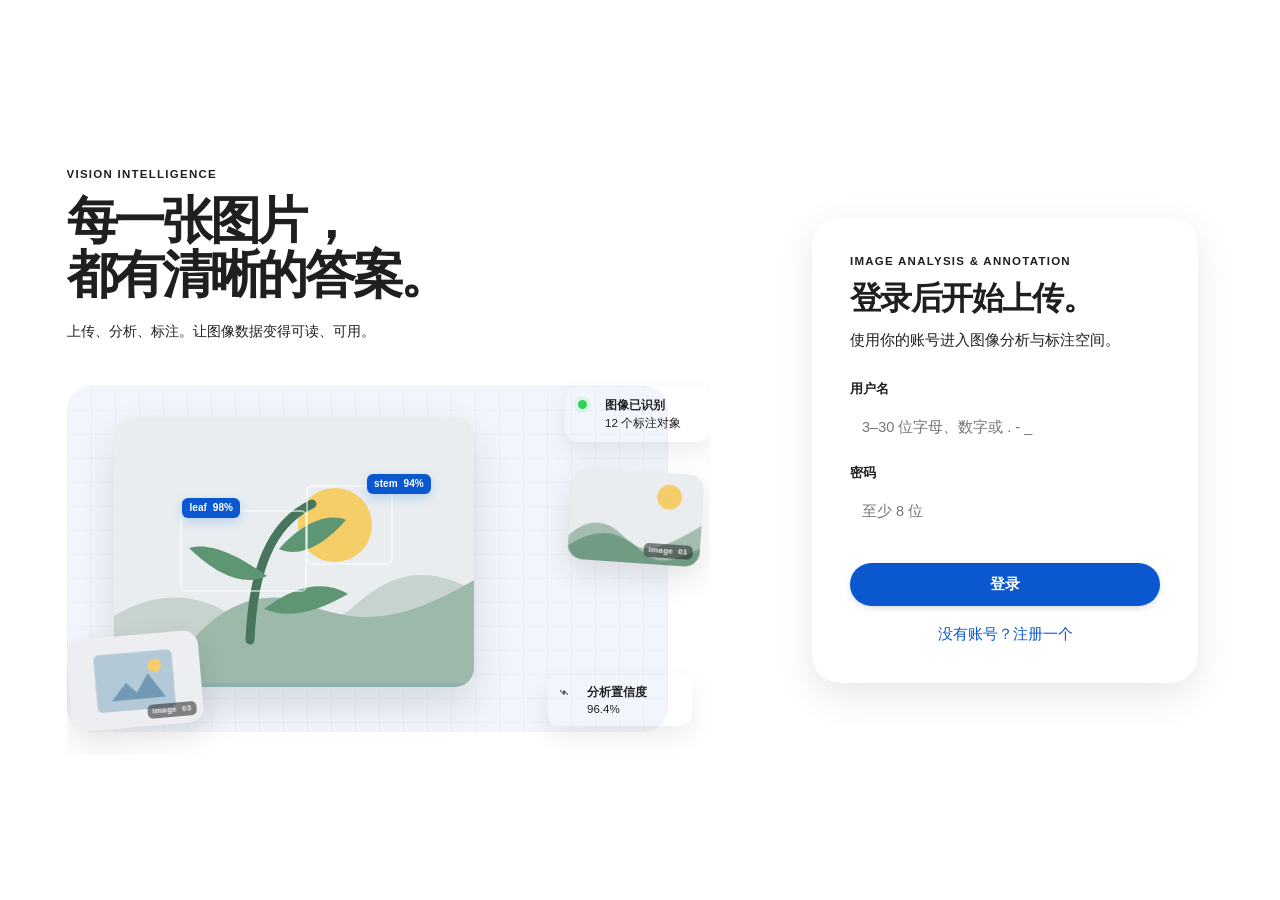
<file: login.html>
<!doctype html>
<html lang="zh-CN">
  <head>
    <meta charset="UTF-8" />
    <meta name="viewport" content="width=device-width, initial-scale=1.0" />
    <title>登录 · Vision Studio</title>
    <link rel="icon" href="favicon.ico" sizes="any" />
    <link rel="apple-touch-icon" href="apple-touch-icon.png" />
    <script src="theme.js"></script>
    <link rel="stylesheet" href="login.css" />
    <link rel="stylesheet" href="themes.css" />
  </head>
  <body class="auth-page">
    <main class="auth-shell">
      <aside class="auth-showcase" aria-label="图像分析与标注演示">
        <div class="showcase-copy">
          <p class="eyebrow">VISION INTELLIGENCE</p>
          <h2>每一张图片，<br />都有清晰的答案。</h2>
          <p>上传、分析、标注。让图像数据变得可读、可用。</p>
        </div>

        <div class="analysis-scene" aria-hidden="true">
          <div class="scene-grid"></div>
          <div class="scene-thumbnail thumbnail-one">
            <svg viewBox="0 0 160 112" fill="none"><rect width="160" height="112" fill="#E9EDF0"/><circle cx="119" cy="29" r="15" fill="#F4CD69"/><path d="M0 83C24 59 47 61 69 82C91 104 119 90 160 61V112H0V83Z" fill="#A5BDAE"/><path d="M0 96C34 70 63 74 89 96C113 116 134 102 160 89V112H0V96Z" fill="#719B83"/></svg>
            <span>image&nbsp; 01</span>
          </div>
          <div class="sample-image">
            <svg viewBox="0 0 360 270" fill="none">
              <rect width="360" height="270" fill="#E9EDF0" />
              <path d="M0 199C42 173 85 175 122 201C162 229 203 222 245 185C286 149 324 153 360 174V270H0V199Z" fill="#C7D4CD" />
              <path d="M50 270C80 201 136 168 185 185C234 202 272 215 360 163V270H50Z" fill="#9DB9A9" />
              <circle cx="221" cy="108" r="37" fill="#F5CE67" />
              <path d="M136 223C139 154 156 107 198 87" stroke="#47765C" stroke-width="9" stroke-linecap="round" />
              <path d="M153 159C116 132 91 126 75 131C105 160 131 169 153 159Z" fill="#5E9573" />
              <path d="M165 132C190 104 215 96 232 103C209 129 185 141 165 132Z" fill="#5E9573" />
              <path d="M150 192C184 166 213 164 234 177C201 196 173 202 150 192Z" fill="#5E9573" />
            </svg>
            <span class="scan-line"></span>
            <span class="annotation-box box-one"></span>
            <span class="annotation-box box-two"></span>
            <span class="analysis-tag tag-one">leaf&nbsp; 98%</span>
            <span class="analysis-tag tag-two">stem&nbsp; 94%</span>
          </div>
          <div class="scene-thumbnail thumbnail-two">
            <svg viewBox="0 0 160 112" fill="none"><rect width="160" height="112" fill="#EDEEF2"/><rect x="32" y="21" width="95" height="70" rx="6" fill="#B4C9D8"/><path d="M50 78L69 57L81 70L96 48L116 78H50Z" fill="#7198B4"/><circle cx="105" cy="39" r="8" fill="#F6CD6A"/></svg>
            <span>image&nbsp; 03</span>
          </div>
          <div class="metric-card metric-one"><span class="metric-dot"></span><strong>图像已识别</strong><small>12 个标注对象</small></div>
          <div class="metric-card metric-two"><span class="metric-chart">⌁</span><strong>分析置信度</strong><small>96.4%</small></div>
        </div>
      </aside>
      <section class="auth-card" aria-labelledby="authTitle">
        <p class="eyebrow">IMAGE ANALYSIS &amp; ANNOTATION</p>
        <h1 id="authTitle">登录后开始上传。</h1>
        <p class="intro">使用你的账号进入图像分析与标注空间。</p>

        <form id="authForm">
          <label for="username">用户名</label>
          <input id="username" name="username" autocomplete="username" minlength="3" maxlength="30" placeholder="3–30 位字母、数字或 . - _" required />

          <label for="password">密码</label>
          <input id="password" name="password" type="password" autocomplete="current-password" minlength="8" maxlength="128" placeholder="至少 8 位" required />

          <p id="authStatus" class="status" aria-live="polite"></p>
          <button id="submitButton" type="submit">登录</button>
        </form>

        <button id="modeToggle" class="mode-toggle" type="button">没有账号？注册一个</button>
      </section>
    </main>
    <div class="login-ripple" aria-hidden="true"></div>
    <script src="sdk.js"></script>
    <script src="core.js"></script>
    <script src="auth.js"></script>
  </body>
</html>
</file>
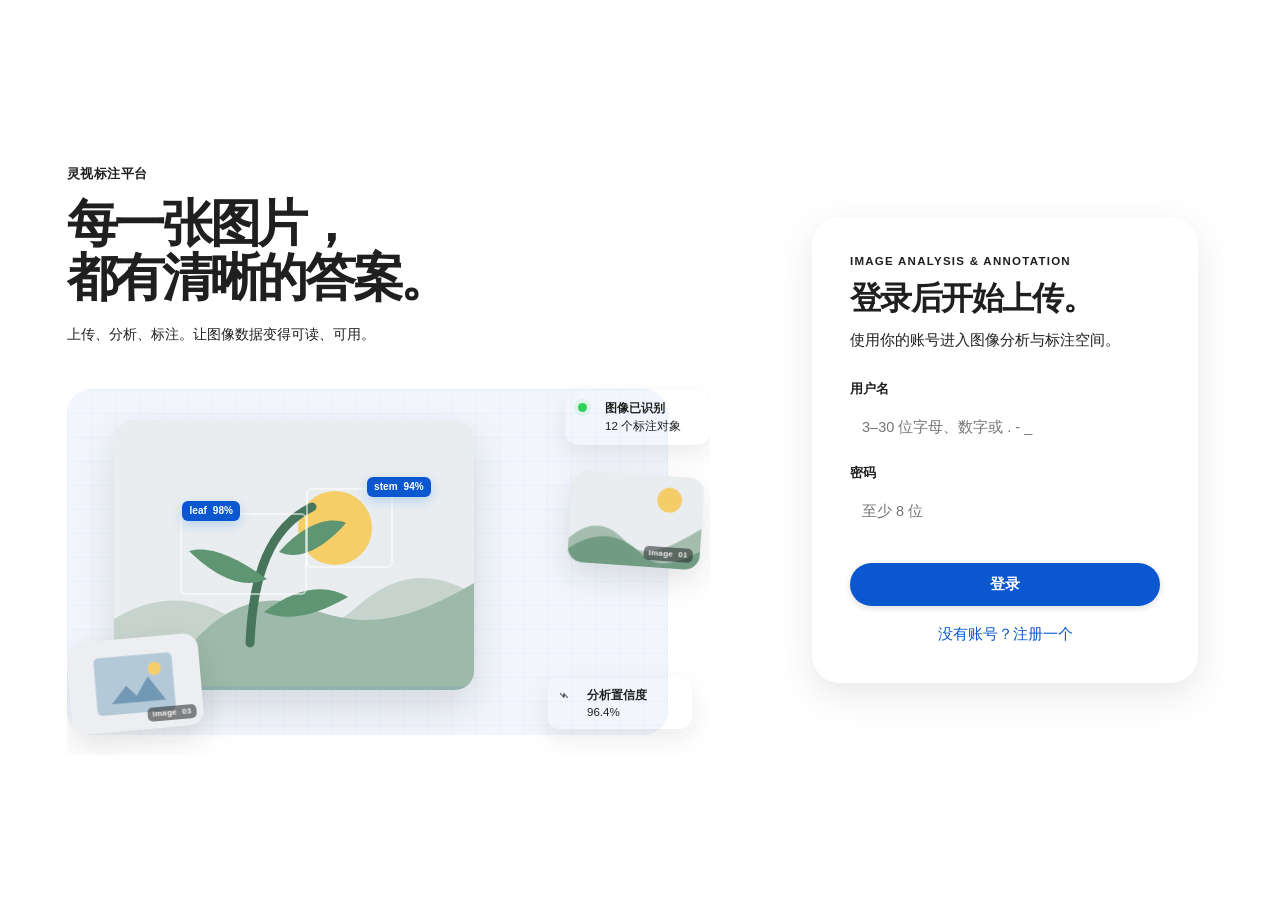
<file: web/login.html>
<!doctype html>
<html lang="zh-CN">
  <head>
    <meta charset="UTF-8" />
    <meta name="viewport" content="width=device-width, initial-scale=1.0" />
    <title>登录 · 灵视标注平台</title>
    <link rel="icon" href="favicon.ico" sizes="any" />
    <link rel="apple-touch-icon" href="apple-touch-icon.png" />
    <script src="theme.js"></script>
    <link rel="stylesheet" href="login.css" />
    <link rel="stylesheet" href="themes.css" />
  </head>
  <body class="auth-page">
    <main class="auth-shell">
      <aside class="auth-showcase" aria-label="图像分析与标注演示">
        <div class="showcase-copy">
          <p class="eyebrow">灵视标注平台</p>
          <h2>每一张图片，<br />都有清晰的答案。</h2>
          <p>上传、分析、标注。让图像数据变得可读、可用。</p>
        </div>

        <div class="analysis-scene" aria-hidden="true">
          <div class="scene-grid"></div>
          <div class="scene-thumbnail thumbnail-one">
            <svg viewBox="0 0 160 112" fill="none"><rect width="160" height="112" fill="#E9EDF0"/><circle cx="119" cy="29" r="15" fill="#F4CD69"/><path d="M0 83C24 59 47 61 69 82C91 104 119 90 160 61V112H0V83Z" fill="#A5BDAE"/><path d="M0 96C34 70 63 74 89 96C113 116 134 102 160 89V112H0V96Z" fill="#719B83"/></svg>
            <span>image&nbsp; 01</span>
          </div>
          <div class="sample-image">
            <svg viewBox="0 0 360 270" fill="none">
              <rect width="360" height="270" fill="#E9EDF0" />
              <path d="M0 199C42 173 85 175 122 201C162 229 203 222 245 185C286 149 324 153 360 174V270H0V199Z" fill="#C7D4CD" />
              <path d="M50 270C80 201 136 168 185 185C234 202 272 215 360 163V270H50Z" fill="#9DB9A9" />
              <circle cx="221" cy="108" r="37" fill="#F5CE67" />
              <path d="M136 223C139 154 156 107 198 87" stroke="#47765C" stroke-width="9" stroke-linecap="round" />
              <path d="M153 159C116 132 91 126 75 131C105 160 131 169 153 159Z" fill="#5E9573" />
              <path d="M165 132C190 104 215 96 232 103C209 129 185 141 165 132Z" fill="#5E9573" />
              <path d="M150 192C184 166 213 164 234 177C201 196 173 202 150 192Z" fill="#5E9573" />
            </svg>
            <span class="scan-line"></span>
            <span class="annotation-box box-one"></span>
            <span class="annotation-box box-two"></span>
            <span class="analysis-tag tag-one">leaf&nbsp; 98%</span>
            <span class="analysis-tag tag-two">stem&nbsp; 94%</span>
          </div>
          <div class="scene-thumbnail thumbnail-two">
            <svg viewBox="0 0 160 112" fill="none"><rect width="160" height="112" fill="#EDEEF2"/><rect x="32" y="21" width="95" height="70" rx="6" fill="#B4C9D8"/><path d="M50 78L69 57L81 70L96 48L116 78H50Z" fill="#7198B4"/><circle cx="105" cy="39" r="8" fill="#F6CD6A"/></svg>
            <span>image&nbsp; 03</span>
          </div>
          <div class="metric-card metric-one"><span class="metric-dot"></span><strong>图像已识别</strong><small>12 个标注对象</small></div>
          <div class="metric-card metric-two"><span class="metric-chart">⌁</span><strong>分析置信度</strong><small>96.4%</small></div>
        </div>
      </aside>
      <section class="auth-card" aria-labelledby="authTitle">
        <p class="eyebrow">IMAGE ANALYSIS &amp; ANNOTATION</p>
        <h1 id="authTitle">登录后开始上传。</h1>
        <p class="intro">使用你的账号进入图像分析与标注空间。</p>

        <form id="authForm">
          <label for="username">用户名</label>
          <input id="username" name="username" autocomplete="username" minlength="3" maxlength="30" placeholder="3–30 位字母、数字或 . - _" required />

          <label for="password">密码</label>
          <input id="password" name="password" type="password" autocomplete="current-password" minlength="8" maxlength="128" placeholder="至少 8 位" required />

          <p id="authStatus" class="status" aria-live="polite"></p>
          <button id="submitButton" type="submit">登录</button>
        </form>

        <button id="modeToggle" class="mode-toggle" type="button">没有账号？注册一个</button>
      </section>
    </main>
    <div class="login-ripple" aria-hidden="true"></div>
    <script src="sdk.js"></script>
    <script src="core.js"></script>
    <script src="auth.js"></script>
  </body>
</html>
</file>
<file: styles.css>
@font-face {
  font-family: "Material Symbols Rounded";
  src: url("./material-symbols-rounded.ttf");
}

.material-symbols-rounded {
  font-family: "Material Symbols Rounded";
  font-size: 20px;
  line-height: 1;
  font-variation-settings:
    "FILL" 0,
    "wght" 400,
    "GRAD" 0,
    "opsz" 24;
}
/* ---------- 变量 ---------- */
/* 语义色板：页面里所有中性色都走这一组变量，深色模式（themes.css 末尾）
   只需重写这里，不用再逐条覆盖选择器。 */
:root {
  --bg: #f7f7f8;
  --surface: #ffffff;
  --surface-soft: #fafafb;
  --surface-sunken: #f2f2f7;
  --line: #e6e6eb;
  --line-strong: #d2d2d7;
  --ink: #171719;
  --ink-2: #4d4d52;
  --ink-3: #6e6e73;
  --ink-4: #a1a1aa;
  --accent: #0071e3;
  --accent-strong: #0059b8;
  --accent-weak: #f5f9ff;
  --accent-line: #bcd8f8;
  --danger: #d92d20;
  --danger-weak: #fdf5f4;
  --danger-line: #f0c8c4;
  --success: #1e8e3e;
  --success-weak: #f2fbf4;
  --success-line: #bfe3c6;
  --warn: #b8912f;
  --warm-weak: #faf6ea;
  /* 行/卡片悬停时的抬升底色：浅色下比卡片白一点点，深色下比卡片亮一档但远不到发白 */
  --hover-lift: #f7f9fc;

  /* 旧变量改指语义色板，老的引用自动跟着主题走 */
  --text: var(--ink);
  --muted: var(--ink-3);
  --ease-out: cubic-bezier(.16, 1, .3, 1);
  --ease-spring: cubic-bezier(.22, 1.35, .4, 1);
}

/* ---------- 基础 ---------- */
* { box-sizing: border-box; }
html { scroll-behavior: smooth; }

body {
  margin: 0;
  min-width: 320px;
  color: var(--text);
  background: var(--bg);
  font-family: Inter, ui-sans-serif, -apple-system, BlinkMacSystemFont, "Segoe UI", "Microsoft YaHei", sans-serif;
  -webkit-font-smoothing: antialiased;
}

button, a { -webkit-tap-highlight-color: transparent; }
button { color: inherit; font: inherit; }
a { color: inherit; text-decoration: none; }

.app-shell { min-height: 100vh; }

/* 动效总开关：默认全部关掉，下面每条会动的规则各自声明自己的过渡 */
*, *::before, *::after { animation: none; transition: none; }

@media (prefers-reduced-motion: reduce) {
  * { scroll-behavior: auto !important; }
}

.main { min-height: 100vh; margin-left: 0; }

/* ---------- 顶栏：品牌 + 当前账号 ----------
   侧边栏去掉之后页面上没有任何"这是什么产品、我是谁"的信息，
   个人资料里改的展示名称也没有地方体现。这条顶栏补上这两件事，
   同时让"个人与账号"多一个比工具轨图标更直白的入口。 */
.app-bar { display: flex; width: min(760px, calc(100% - 40px)); margin: 0 auto; align-items: center; justify-content: space-between; gap: 18px; padding-top: 24px; }
/* 空间页与项目页的画布更宽，顶栏跟着放宽，否则标题与内容对不齐 */
.app-bar.is-wide { width: min(1080px, calc(100% - 40px)); }
/* 图片详情 / 标注台这类整层页面打开时收起顶栏：它们自己带返回与标题，
   顶栏留着只会重复一遍项目上下文，还白占一行高度 */
body.has-layer .app-bar { display: none; }
/* 顶栏三段：品牌（含返回）/ 当前上下文标题 / 右侧动作与账号 */
.app-bar-lead { display: flex; min-width: 0; flex: 0 0 auto; align-items: center; gap: 10px; }
.app-bar-trail { display: flex; min-width: 0; flex: 0 0 auto; align-items: center; gap: 10px; }
.app-context { display: grid; min-width: 0; flex: 1 1 auto; align-content: center; gap: 1px; }
.app-context-kicker { margin: 0; overflow: hidden; color: var(--ink-4); font-size: 10.5px; font-weight: 750; letter-spacing: .15em; text-overflow: ellipsis; white-space: nowrap; }
.app-context-title { margin: 0; overflow: hidden; font-size: 18px; font-weight: 650; letter-spacing: -.03em; line-height: 1.2; text-overflow: ellipsis; white-space: nowrap; }
.app-context-title + .app-context-kicker { margin-top: 1px; }
.app-context-desc { margin: 1px 0 0; overflow: hidden; color: var(--ink-3); font-size: 14px; line-height: 1.4; text-overflow: ellipsis; white-space: nowrap; }
.app-context-desc[hidden], .project-role[hidden], .app-archive[hidden], .app-back[hidden] { display: none; }
.app-back { display: grid; width: 32px; height: 32px; flex: 0 0 auto; place-items: center; border: 0; border-radius: 999px; color: var(--accent); background: rgba(0, 113, 227, .09); cursor: pointer; }
.app-back:hover { background: rgba(0, 113, 227, .16); }
.app-back .material-symbols-rounded { font-size: 18px; }
.app-archive { height: 30px; border-radius: 999px; white-space: nowrap; }
.app-account { display: flex; align-items: center; gap: 8px; border: 0; border-radius: 999px; background: transparent; padding: 4px 10px 4px 4px; cursor: pointer; }
.app-account:hover { background: rgba(0, 0, 0, .045); }
.app-avatar { display: grid; width: 26px; height: 26px; flex: 0 0 auto; place-items: center; overflow: hidden; border-radius: 50%; color: #fff; background: linear-gradient(135deg, #6e6a72, #2e2e31); font-size: 13px; font-weight: 750; }
.app-avatar img { width: 100%; height: 100%; object-fit: cover; }
.app-account-copy { display: flex; flex-direction: column; gap: 1px; text-align: left; }
.app-account-name { display: flex; min-width: 0; align-items: center; gap: 6px; }
.app-account-copy strong { overflow: hidden; font-size: 13px; font-weight: 650; text-overflow: ellipsis; white-space: nowrap; }
.app-account-copy small { color: var(--ink-3); font-size: 10.5px; }

.secondary-button { height: 38px; border: 1px solid var(--line); border-radius: 999px; background: color-mix(in srgb, var(--surface) 74%, transparent); padding: 0 14px; font-size: 14.5px; cursor: pointer; box-shadow: 0 1px 2px rgba(0, 0, 0, .02); }
.secondary-button:hover { border-color: var(--line); background: var(--surface); transform: scale(1.03); }

/* ---------- 内容区 ---------- */
.content {
  width: min(760px, calc(100% - 40px));
  margin: 0 auto;
  padding: clamp(40px, 7vh, 82px) 0 80px;
}
/* 小组页是三栏，需要更宽的画布；上传页和图像数据页保持窄栏的阅读宽度 */
.content.is-wide { width: min(1080px, calc(100% - 40px)); }

.hero { position: relative; display: flex; align-items: end; justify-content: space-between; gap: 28px; padding-bottom: 73px; }
.hero::after { position: absolute; bottom: 31px; left: 0; width: 100%; height: 1px; background: var(--line); content: ""; }
.eyebrow { display: inline-flex; align-items: center; gap: 8px; margin-bottom: 14px; color: var(--ink-3); font-size: 13px; font-weight: 600; letter-spacing: .04em; }
.eyebrow i { width: 7px; height: 7px; border-radius: 50%; background: #6e6e73; box-shadow: none; }
.hero h1 { max-width: 700px; margin: 0; font-size: clamp(39px, 5vw, 62px); font-weight: 660; letter-spacing: -.055em; line-height: 1.045; }
.hero p { max-width: 565px; margin: 15px 0 0; color: var(--muted); font-size: 15px; line-height: 1.65; }

.primary-button { display: flex; height: 42px; flex: 0 0 auto; align-items: center; gap: 18px; border: 0; border-radius: 999px; color: #fff; background: var(--accent); padding: 0 17px; font-size: 14.5px; font-weight: 600; cursor: pointer; box-shadow: none; }
.primary-button:hover { background: var(--accent); transform: none; box-shadow: none; }
.primary-button:active { transform: scale(.95); }
.primary-button:disabled { background: #c7d7ec; cursor: not-allowed; }
.primary-button:disabled:active { transform: none; }

.section { margin-top: 34px; }
.section-heading { display: flex; align-items: end; justify-content: space-between; margin-bottom: 15px; }
.section-kicker { margin: 0 0 6px; color: var(--ink-4); font-size: 10.5px; font-weight: 750; letter-spacing: .15em; }
/* 英文小标原本在中文标题上方当下标；统一改成标题在下、英文在上之后，
   它变成标题下方的一行副标题，需要的是上边距而不是下边距。 */
h1 + .section-kicker, h2 + .section-kicker { margin: 4px 0 0; }
.dialog h1 + .section-kicker, .dialog h2 + .section-kicker { margin: 5px 0 0; }
/* 区块标题（我的任务 / 我的图片…）比页面标题低一级：
   原来 22px、页面标题 24px，差 2px 看起来像两个同级主标题。 */
.section h2 { margin: 0; font-size: 18px; font-weight: 650; letter-spacing: -.03em; }

/* ---------- 视图标题 / 空态 ---------- */
.app-view[hidden] { display: none; }
.empty-state { display: grid; min-height: 190px; place-items: center; align-content: center; border: 1px dashed var(--line); border-radius: 22px; background: color-mix(in srgb, var(--surface) 82%, transparent); box-shadow: none; }
.empty-state strong { font-size: 14.5px; font-weight: 620; }
.empty-state p { margin: 7px 0 0; color: var(--ink-4); font-size: 11.5px; }
.image-data-list-wrap { width: 100%; }

/* ---------- 上传 ---------- */
.upload-hero { display: block; padding-bottom: 0; text-align: center; }
.upload-hero::after { display: none; }
.upload-hero .eyebrow { justify-content: center; }
.upload-hero h1 { max-width: none; color: var(--ink); font-size: clamp(38px, 6vw, 56px); }
.upload-hero p { max-width: 470px; margin-inline: auto; color: var(--ink-3); }

.upload-zone {
  position: relative;
  display: flex;
  min-height: 190px;
  margin-top: 42px;
  align-items: center;
  justify-content: center;
  flex-direction: column;
  overflow: hidden;
  border: 1px solid var(--line-strong);
  border-radius: 22px;
  background: linear-gradient(145deg, var(--surface) 0%, var(--surface-soft) 100%);
  box-shadow: 0 1px 0 rgba(0, 0, 0, .02);
  color: var(--ink);
  cursor: pointer;
}
.upload-zone::before { position: absolute; inset: 0; border: 1px solid rgba(0, 113, 227, 0); border-radius: inherit; content: ""; pointer-events: none; }
.upload-zone .material-symbols-rounded { margin-bottom: 14px; color: var(--ink-2); font-size: 29px; }
.upload-zone strong { font-size: 14.5px; font-weight: 650; letter-spacing: -.01em; }
.upload-zone small { margin-top: 7px; color: var(--ink-3); font-size: 13px; }
.upload-feedback { min-height: 18px; margin: 13px 0 0; color: var(--ink-3); font-size: 13px; }
.target-plan-card { display: grid; grid-template-columns: 38px minmax(0, 1fr) auto; align-items: center; gap: 12px; margin-top: 18px; border: 1px solid var(--line); border-radius: 15px; background: color-mix(in srgb, var(--surface) 88%, transparent); padding: 12px 14px; text-align: left; }
.target-plan-card > .material-symbols-rounded { display: grid; width: 38px; height: 38px; place-items: center; border-radius: 11px; color: var(--accent); background: var(--accent-weak); font-size: 20px; }
.target-plan-card > div { min-width: 0; }
.target-plan-card small { display: block; margin: 0 0 4px; color: var(--ink-3); font-size: 10.5px; letter-spacing: .04em; }
.target-plan-card strong { display: block; overflow: hidden; color: var(--ink); font-size: 14.5px; text-overflow: ellipsis; white-space: nowrap; }
.target-plan-card p { max-width: none; margin: 4px 0 0; color: var(--ink-3); font-size: 11.5px; }
.target-plan-card .secondary-button { min-width: 104px; }
.selection-panel { margin-top: 34px; text-align: left; }
.selection-panel[hidden] { display: none; }
/* 纯文字按钮原来只有 13px 字、19px 高，点起来费劲；给它补一点内边距当成真的按钮 */
.text-button { display: inline-flex; min-height: 30px; align-items: center; border: 0; border-radius: 8px; color: var(--ink-3); background: transparent; padding: 0 7px; font: inherit; font-size: 13.5px; cursor: pointer; transition: background 140ms ease, color 140ms ease; }
/* 原来所有纯文字按钮悬停都变红，导致「刷新」「全选」也跟着报警。改成中性悬停，只有 .is-danger 才红。 */
.text-button:hover { color: var(--ink); background: var(--hover-lift); }
/* 原地二次确认：这类可逆的小动作只把按钮本身变成确认态，不弹红色危险卡 */
.text-button.is-armed { border-radius: 7px; color: #fff; background: var(--danger); padding: 4px 9px; }
.text-button.is-armed:hover { color: #fff; }
.selected-file-list { display: grid; gap: 6px; }
.selected-file { display: grid; grid-template-columns: 36px minmax(0, 1fr) auto 28px; min-height: 52px; align-items: center; gap: 10px; border: 1px solid var(--line); border-radius: 12px; background: var(--surface); padding: 7px 9px; }
.selected-file > .material-symbols-rounded { display: grid; width: 28px; height: 28px; place-items: center; border-radius: 8px; color: var(--accent); background: var(--accent-weak); font-size: 16px; }
.selected-file-preview { display: block; width: 36px; height: 36px; border-radius: 8px; background: var(--surface-sunken); object-fit: cover; }
.selected-file strong { overflow: hidden; font-size: 13px; text-overflow: ellipsis; white-space: nowrap; }
.selected-file small { color: var(--ink-3); font-size: 11.5px; }
.selected-file button { display: grid; width: 28px; height: 28px; place-items: center; border: 0; border-radius: 8px; color: var(--ink-3); background: transparent; font-size: 19px; cursor: pointer; }
.selected-file button:hover { color: var(--danger); background: var(--danger-weak); }
.selection-actions { display: flex; align-items: center; justify-content: space-between; gap: 16px; margin-top: 14px; }
.selection-actions > span { color: var(--ink-3); font-size: 13px; }
.analysis-targets { display: grid; gap: 7px; margin-top: 16px; border-top: 1px solid var(--line); padding-top: 16px; }
.analysis-targets label { color: var(--ink-2); font-size: 13px; font-weight: 650; }
.analysis-targets label span { margin-left: 5px; color: var(--accent); font-size: 10.5px; }
.analysis-targets input { width: 100%; min-height: 40px; border: 1px solid var(--line-strong); border-radius: 10px; outline: 0; background: var(--surface); padding: 9px 11px; color: var(--ink); font: inherit; font-size: 14.5px; }
.analysis-targets input:focus { border-color: var(--accent); box-shadow: 0 0 0 3px rgba(0, 113, 227, .12); }
.analysis-targets small { color: var(--ink-3); font-size: 11.5px; line-height: 1.5; }

/* ---------- 图片列表 ---------- */
.image-list { display: grid; width: 100%; gap: 1px; overflow: hidden; border: 1px solid var(--line); border-radius: 16px; background: var(--line); text-align: left; box-shadow: 0 1px 2px rgba(0, 0, 0, .025); }
.image-row { position: relative; display: flex; width: 100%; min-height: 62px; align-items: center; gap: 12px; border: 0; background: color-mix(in srgb, var(--surface) 94%, transparent); padding: 8px 42px 8px 10px; cursor: pointer; font: inherit; text-align: left; }
.image-row:hover { background: var(--accent-weak); }
.image-thumb { display: block; width: 54px; height: 54px; flex: 0 0 auto; overflow: hidden; border-radius: 9px; background: var(--surface-sunken); object-fit: cover; }
.image-copy { display: grid; min-width: 0; gap: 5px; }
.image-row strong { overflow: hidden; font-size: 14.5px; font-weight: 650; text-overflow: ellipsis; white-space: nowrap; }
.image-row small { color: var(--ink-3); font-size: 13px; }
.image-row::after { position: absolute; right: 17px; color: var(--ink-4); content: "›"; font-size: 19px; font-weight: 300; }

/* ---------- 图片详情 ---------- */
.detail-view { width: min(1100px, calc(100% - 72px)); margin: 0 auto; padding: 54px 0 72px; }
.detail-view[hidden] { display: none; }
.back-button { border: 0; color: var(--accent); background: transparent; padding: 7px 0; font: inherit; font-size: 14.5px; font-weight: 600; cursor: pointer; }
.detail-layout { display: grid; grid-template-columns: minmax(0, 1fr) 250px; gap: 28px; margin-top: 25px; }
.detail-preview { display: grid; min-height: 540px; place-items: center; overflow: hidden; border: 1px solid var(--line); border-radius: 22px; background: var(--surface); }
.detail-image-stack { position: relative; display: inline-grid; max-width: 100%; max-height: 620px; place-items: center; }
.detail-preview img { display: block; grid-area: 1 / 1; max-width: 100%; max-height: 620px; object-fit: contain; }
#annotationOverlay { position: absolute; inset: 0; width: 100%; height: 100%; overflow: visible; pointer-events: none; }
#annotationOverlay rect { fill: rgba(0, 113, 227, .07); stroke: #0071e3; stroke-width: 2; vector-effect: non-scaling-stroke; }
#annotationOverlay text { fill: #fff; font-size: 14px; font-weight: 650; paint-order: stroke; stroke: rgba(0, 70, 145, .92); stroke-width: 5px; stroke-linejoin: round; }
.detail-meta { padding-top: 15px; }
.detail-meta h1 { overflow-wrap: anywhere; margin: 0 0 4px; font-size: 25px; font-weight: 650; letter-spacing: -.04em; }
.detail-meta h1 + .section-kicker { margin: 3px 0 16px; }
.detail-meta dl { margin: 0; }
.detail-meta dl div { border-top: 1px solid var(--line); padding: 16px 0; }
.detail-meta dt { color: var(--ink-3); font-size: 11.5px; }
.detail-meta dd { margin: 7px 0 0; color: var(--ink); font-size: 14.5px; font-weight: 600; }
.delete-button { width: 100%; height: 37px; margin-top: 8px; border: 1px solid #e5b4b4; border-radius: 10px; color: var(--danger); background: var(--surface); font: inherit; font-size: 14.5px; font-weight: 650; cursor: pointer; }
.delete-button.is-armed { border-color: transparent; color: #fff; background: linear-gradient(135deg, #ef5b61, #cf2e47); box-shadow: 0 8px 20px rgba(190, 35, 58, .18); }
.delete-button:disabled { opacity: .55; cursor: wait; }
.wide-button { width: 100%; height: 37px; margin-top: 22px; border-color: var(--accent-line); border-radius: 10px; color: var(--accent); background: var(--accent-weak); font-size: 14.5px; font-weight: 600; }
.wide-button:hover { border-color: var(--accent-line); background: var(--accent-weak); }

/* ---------- 人工标注工作台 ----------
   这一层是「澄白」的样子（基础层）；晴蓝 / 经典的差异全部写在 themes.css，
   两处都只改变量，结构完全共用。标注框的颜色由脚本写 --box-color / --box-fill。 */
.annotate-view {
  width: min(1400px, calc(100% - 56px));
  padding: 32px 0 56px;
  --annotate-line: #e6e6eb;
  --annotate-surface: #fff;
  --annotate-surface-low: #f7f7f8;
  --annotate-ink: #0071e3;
  --annotate-ink-soft: rgba(0, 113, 227, .07);
  --annotate-muted: #8e8e93;
  --annotate-radius: 20px;
}

.annotate-head { display: flex; align-items: flex-start; gap: 16px; border-bottom: 1px solid var(--annotate-line); padding-bottom: 16px; }
.annotate-head-main { min-width: 0; flex: 1 1 auto; }
.annotate-head-main h1 { overflow-wrap: anywhere; margin: 0; color: var(--text); font-size: 22px; font-weight: 650; letter-spacing: -.035em; }
.annotate-head-side { display: flex; flex: 0 0 auto; align-items: center; gap: 12px; }
.annotate-progress { color: var(--annotate-muted); font-size: 13px; font-variant-numeric: tabular-nums; }

.annotate-layout { display: grid; grid-template-columns: 124px minmax(0, 1fr) 262px; gap: 16px; margin-top: 18px; align-items: start; }

/* 左栏：任务里的图 */
.annotate-rail { display: grid; max-height: 664px; gap: 8px; overflow-y: auto; padding-right: 4px; scrollbar-width: thin; }
.annotate-rail-item {
  position: relative;
  display: grid;
  width: 100%;
  gap: 5px;
  border: 1px solid var(--annotate-line);
  border-radius: 12px;
  background: var(--annotate-surface);
  padding: 5px;
  font: inherit;
  text-align: left;
  cursor: pointer;
  transition: border-color 160ms ease, background 160ms ease;
}
.annotate-rail-item:hover { border-color: var(--line-strong); }
.annotate-rail-item.is-active { border-color: var(--annotate-ink); background: var(--annotate-ink-soft); }
.annotate-rail-thumb { display: block; width: 100%; aspect-ratio: 4 / 3; border-radius: 8px; background: var(--annotate-surface-low); object-fit: cover; }
.annotate-rail-name { overflow: hidden; color: var(--ink-3); font-size: 11.5px; text-overflow: ellipsis; white-space: nowrap; }
.annotate-rail-state { position: absolute; top: 9px; right: 9px; width: 8px; height: 8px; border: 2px solid var(--surface); border-radius: 50%; background: var(--line-strong); }
.annotate-rail-item[data-state="annotated"] .annotate-rail-state { background: var(--success); }
.annotate-rail-item[data-state="failed"] .annotate-rail-state { background: var(--danger); }

/* 中栏：画布 */
.annotate-stage-wrap { display: grid; min-width: 0; gap: 8px; }
.annotate-stage {
  display: grid;
  min-height: 480px;
  max-height: 664px;
  place-items: center;
  overflow: auto;
  border: 1px solid var(--annotate-line);
  border-radius: var(--annotate-radius);
  background: var(--annotate-surface-low);
  padding: 12px;
}
.annotate-canvas { position: relative; display: inline-block; max-width: 100%; line-height: 0; cursor: crosshair; touch-action: none; user-select: none; -webkit-user-select: none; }
.annotate-canvas img { display: block; max-width: 100%; max-height: 638px; border-radius: 10px; object-fit: contain; pointer-events: none; -webkit-user-drag: none; }
.annotate-canvas.is-loading { min-width: 220px; min-height: 160px; }

.annotate-box {
  position: absolute;
  border: 1.5px solid var(--box-color, var(--accent));
  border-radius: 4px;
  background: var(--box-fill, rgba(0, 113, 227, .12));
  cursor: move;
  touch-action: none;
}
.annotate-box.is-selected { border-width: 2px; box-shadow: 0 0 0 1px rgba(255, 255, 255, .8); }
.annotate-box-label {
  position: absolute;
  top: -18px;
  left: -1.5px;
  max-width: 180px;
  overflow: hidden;
  border-radius: 5px;
  background: var(--box-color, var(--accent));
  padding: 0 6px;
  color: #fff;
  font-size: 11.5px;
  font-weight: 650;
  line-height: 16px;
  text-overflow: ellipsis;
  white-space: nowrap;
  pointer-events: none;
}
.annotate-handle { position: absolute; width: 10px; height: 10px; border: 1.5px solid var(--box-color, var(--accent)); border-radius: 2px; background: var(--surface); }
.annotate-handle[data-dir="nw"] { top: -5px; left: -5px; cursor: nwse-resize; }
.annotate-handle[data-dir="ne"] { top: -5px; right: -5px; cursor: nesw-resize; }
.annotate-handle[data-dir="sw"] { bottom: -5px; left: -5px; cursor: nesw-resize; }
.annotate-handle[data-dir="se"] { right: -5px; bottom: -5px; cursor: nwse-resize; }
/* 标注台 / 任务复核台这一行平时是操作引导，不是在报「保存成功」，
   不要沿用 settings-status 的绿色；只有真的存好了才转绿。 */
.annotate-status { margin: 0; color: var(--ink-3); }
.annotate-status.is-ok { color: var(--success); }
.annotate-status.is-error { color: var(--danger); }

/* 右栏：类目与框列表 */
.annotate-panel {
  display: grid;
  gap: 14px;
  border: 1px solid var(--annotate-line);
  border-radius: var(--annotate-radius);
  background: var(--annotate-surface);
  padding: 14px;
  box-shadow: 0 1px 2px rgba(0, 0, 0, .03), 0 20px 40px -34px rgba(0, 0, 0, .3);
}
.annotate-block { display: grid; gap: 8px; }
/* display:grid 会盖掉 [hidden] 的默认 display:none，驳回原因这种按需出现的块必须显式声明。 */
.annotate-block[hidden] { display: none; }
.annotate-categories { display: flex; flex-wrap: wrap; gap: 6px; }
.annotate-category {
  display: inline-flex;
  align-items: center;
  gap: 6px;
  border: 1px solid var(--annotate-line);
  border-radius: 999px;
  background: var(--surface);
  padding: 5px 10px;
  color: var(--ink-2);
  font: inherit;
  font-size: 13px;
  cursor: pointer;
  transition: border-color 160ms ease, background 160ms ease, color 160ms ease;
}
.annotate-category:hover { border-color: var(--line-strong); }
.annotate-category.is-active { border-color: transparent; color: #fff; background: var(--annotate-ink); }
.annotate-category i { width: 8px; height: 8px; flex: 0 0 auto; border-radius: 50%; background: var(--box-color, var(--accent)); }
.annotate-category.is-active i { background: var(--surface); }

.annotate-boxlist { display: grid; max-height: 268px; gap: 2px; overflow-y: auto; scrollbar-width: thin; }
.annotate-boxrow {
  display: flex;
  align-items: center;
  gap: 8px;
  border: 1px solid transparent;
  border-radius: 8px;
  padding: 5px 6px;
  cursor: pointer;
  transition: background 140ms ease, border-color 140ms ease;
}
.annotate-boxrow:hover { background: var(--annotate-surface-low); }
.annotate-boxrow.is-selected { border-color: var(--annotate-ink); background: var(--annotate-ink-soft); }
.annotate-boxrow i { width: 8px; height: 8px; flex: 0 0 auto; border-radius: 2px; background: var(--box-color, var(--accent)); }
.annotate-boxrow span { overflow: hidden; flex: 1 1 auto; color: var(--ink-2); font-size: 13px; text-overflow: ellipsis; white-space: nowrap; }
.annotate-boxrow small { flex: 0 0 auto; color: var(--annotate-muted); font-size: 11px; font-variant-numeric: tabular-nums; }
.annotate-boxrow-del { flex: 0 0 auto; border: 0; border-radius: 5px; background: transparent; padding: 0 4px; color: var(--ink-4); font-size: 14px; line-height: 1; cursor: pointer; }
.annotate-boxrow-del:hover { color: var(--danger); background: var(--danger-weak); }

.annotate-actions { display: flex; align-items: center; justify-content: flex-end; gap: 8px; border-top: 1px solid var(--annotate-line); padding-top: 12px; }
.annotate-actions .primary-button { height: 36px; }
.annotate-actions .secondary-button { height: 36px; }
.annotate-hint { margin: 0; color: var(--annotate-muted); font-size: 11.5px; line-height: 1.65; }
/* 快捷键提示挂在画布下面：原来埋在右栏最底部，行一长就看不见了 */
.annotate-stage-wrap .annotate-hint { margin-top: 10px; max-width: 78ch; font-size: 12.5px; }
.annotate-empty { display: grid; min-height: 108px; place-items: center; border: 1px dashed var(--annotate-line); border-radius: 12px; padding: 12px; color: var(--annotate-muted); font-size: 13px; line-height: 1.6; text-align: center; }

@media (max-width: 1180px) {
  .annotate-layout { grid-template-columns: 100px minmax(0, 1fr); }
  .annotate-panel { grid-column: 1 / -1; grid-template-columns: minmax(0, 1fr) minmax(0, 1fr); }
  .annotate-actions { grid-column: 1 / -1; }
}

@media (max-width: 820px) {
  .annotate-view { width: calc(100% - 32px); padding: 22px 0 96px; }
  .annotate-layout { grid-template-columns: minmax(0, 1fr); }
  .annotate-rail { grid-auto-flow: column; grid-auto-columns: 96px; max-height: none; overflow-x: auto; overflow-y: hidden; padding-right: 0; padding-bottom: 4px; }
  .annotate-panel { grid-template-columns: minmax(0, 1fr); }
  .annotate-stage { min-height: 320px; max-height: none; }
  .annotate-canvas img { max-height: 62vh; }
}

/* ---------- 弹窗 ---------- */
.dialog-backdrop { position: fixed; inset: 0; z-index: 40; display: grid; grid-template-columns: minmax(0, 1fr); place-items: center; background: rgba(23, 23, 25, .22); padding: 20px; opacity: 0; transition: opacity 180ms ease; }
.dialog-backdrop[hidden] { display: none; }
.dialog-backdrop.is-visible { opacity: 1; }
.dialog { position: relative; width: min(100%, 420px); max-width: 100%; min-width: 0; border: 1px solid rgba(0, 0, 0, .11); border-radius: 18px; background: var(--surface); padding: 30px; box-shadow: 0 24px 70px rgba(0, 0, 0, .18); }
.dialog-close { position: absolute; top: 13px; right: 13px; display: grid; width: 30px; height: 30px; place-items: center; border: 0; border-radius: 50%; color: var(--ink-3); background: var(--surface-sunken); font-size: 20px; cursor: pointer; }
.dialog h2 { margin: 0; font-size: 25px; letter-spacing: -.04em; }
.dialog-description { margin: 10px 0 24px; color: var(--ink-3); font-size: 14.5px; line-height: 1.65; }
.settings-dialog { width: min(100%, 660px); max-height: min(90vh, 820px); overflow-y: auto; }

/* ---------- 滚动条统一：细、圆角、半透明，不要系统那种灰块加箭头 ----------
   只作用在会滚的容器上，不动整页。scrollbar-gutter 预留位置，
   内容从短变长时不会因为多出一条滚动条而横向抖一下。 */
.settings-dialog,
.settings-hub-body,
.space-drawer-body,
.annotate-rail,
.annotate-boxlist,
.review-box-list,
.task-pick-list,
.target-rows,
.chat-body {
  scrollbar-gutter: stable;
}
.settings-dialog::-webkit-scrollbar,
.settings-hub-body::-webkit-scrollbar,
.space-drawer-body::-webkit-scrollbar,
.annotate-rail::-webkit-scrollbar,
.annotate-boxlist::-webkit-scrollbar,
.review-box-list::-webkit-scrollbar,
.task-pick-list::-webkit-scrollbar,
.target-rows::-webkit-scrollbar,
.chat-body::-webkit-scrollbar { width: 11px; height: 11px; }
.settings-dialog::-webkit-scrollbar-track,
.settings-hub-body::-webkit-scrollbar-track,
.space-drawer-body::-webkit-scrollbar-track,
.annotate-rail::-webkit-scrollbar-track,
.annotate-boxlist::-webkit-scrollbar-track,
.review-box-list::-webkit-scrollbar-track,
.task-pick-list::-webkit-scrollbar-track,
.target-rows::-webkit-scrollbar-track,
.chat-body::-webkit-scrollbar-track { background: transparent; }
.settings-dialog::-webkit-scrollbar-thumb,
.settings-hub-body::-webkit-scrollbar-thumb,
.space-drawer-body::-webkit-scrollbar-thumb,
.annotate-rail::-webkit-scrollbar-thumb,
.annotate-boxlist::-webkit-scrollbar-thumb,
.review-box-list::-webkit-scrollbar-thumb,
.task-pick-list::-webkit-scrollbar-thumb,
.target-rows::-webkit-scrollbar-thumb,
.chat-body::-webkit-scrollbar-thumb {
  border: 3px solid transparent; border-radius: 999px;
  background: rgba(60, 60, 67, .2); background-clip: content-box;
}
.settings-dialog::-webkit-scrollbar-thumb:hover,
.settings-hub-body::-webkit-scrollbar-thumb:hover,
.space-drawer-body::-webkit-scrollbar-thumb:hover,
.annotate-rail::-webkit-scrollbar-thumb:hover,
.annotate-boxlist::-webkit-scrollbar-thumb:hover,
.review-box-list::-webkit-scrollbar-thumb:hover,
.task-pick-list::-webkit-scrollbar-thumb:hover,
.target-rows::-webkit-scrollbar-thumb:hover,
.chat-body::-webkit-scrollbar-thumb:hover { background: rgba(60, 60, 67, .34); background-clip: content-box; }
.settings-dialog::-webkit-scrollbar-corner,
.settings-hub-body::-webkit-scrollbar-corner { background: transparent; }
.settings-dialog.target-settings-dialog { width: min(100%, 480px); }
/* 设置弹窗里的三节：个人资料 / 外观 / 账号安全。侧栏两个入口靠锚点定位到对应一节。 */
.settings-block { margin: 0; }
/* 设置抽屉固定高度。主题只剩两个之后内容变短，如果继续用 max-height，
   窗口会随分区高度忽大忽小，切换时像"跳"了一下。固定高度后内容区自己滚，
   短的分区就是留白，视觉上稳定。 */
.settings-hub {
  display: grid;
  grid-template-rows: auto auto minmax(0, 1fr);
  height: min(88vh, 640px);
  max-height: none;
  overflow: hidden;
}
.settings-hub .dialog-close { position: absolute; top: 13px; right: 13px; z-index: 3; margin: 0; background: var(--surface-sunken); box-shadow: 0 2px 8px rgba(0, 0, 0, .08); }
/* 悬浮的关闭按钮占着右上角，小节标题的图标往左让一让，别挨在一起 */
.settings-hub .theme-settings-head { padding-right: 34px; }
.settings-block + .settings-block { margin-top: 22px; border-top: 1px solid var(--line); padding-top: 20px; }
.settings-block .avatar-editor, .settings-block .settings-form { margin-top: 14px; }

/* ---- 统一设置抽屉：左侧分区导航 + 右侧单页 ---- */
.settings-hub-body {
  display: grid; grid-template-columns: 128px minmax(0, 1fr); gap: 20px; margin-top: 16px;
  min-height: 0; overflow-y: auto; overscroll-behavior: contain;
  /* 滚动条往里收 6px，不让它贴着窗口右边缘 */
  padding-right: 6px; margin-right: -6px;
}
.settings-nav { display: grid; align-content: start; gap: 2px; position: sticky; top: 6px; }
.settings-nav-item {
  border: 0; border-radius: 9px; background: transparent; padding: 8px 10px;
  color: #6b6b70; font: inherit; font-size: 14.5px; text-align: left; cursor: pointer;
  transition: background 140ms ease, color 140ms ease;
}
.settings-nav-item:hover { background: var(--surface-sunken); color: var(--ink); }
.settings-nav-item.is-active { background: var(--accent-weak); color: var(--accent); font-weight: 650; }
.settings-nav-item:focus-visible { outline: 2px solid #1a73e8; outline-offset: 1px; }
.settings-panes { min-width: 0; }
.settings-pane { display: none; }
/* 分区切换给一点点淡入 + 4px 上浮，避免"啪"一下整块换掉 */
.settings-pane.is-active { display: block; animation: settings-pane-in 200ms cubic-bezier(.22, .61, .36, 1) both; }
@keyframes settings-pane-in {
  from { opacity: 0; transform: translateY(4px); }
  to { opacity: 1; transform: none; }
}
.settings-pane .dialog-description { margin-top: 0; }

/* 企业与小组分区 */
.settings-space-body { display: grid; gap: 16px; margin-top: 14px; }
.settings-space-group { display: grid; gap: 8px; }
.settings-space-heading { display: flex; align-items: center; justify-content: space-between; gap: 8px; }
.settings-space-heading strong { color: var(--ink-2); font-size: 13px; font-weight: 650; letter-spacing: .04em; text-transform: uppercase; }
.settings-space-card { display: flex; align-items: center; gap: 10px; border: 1px solid var(--surface-sunken); border-radius: 11px; background: var(--surface); padding: 10px 12px; }
.settings-space-card-copy { display: grid; min-width: 0; flex: 1 1 auto; gap: 2px; }
.settings-space-card-copy strong { font-size: 14px; font-weight: 650; overflow: hidden; text-overflow: ellipsis; white-space: nowrap; }
.settings-space-card-copy small { color: var(--ink-3); font-size: 12.5px; }
.settings-space-empty { border: 1px dashed #dcdce1; border-radius: 11px; padding: 12px; color: var(--ink-3); font-size: 14px; text-align: center; }
.settings-perm-wrap { border: 1px solid var(--surface-sunken); border-radius: 11px; overflow: hidden; background: var(--surface); }
.settings-perm-table { width: 100%; border-collapse: collapse; font-size: 13px; }
.settings-perm-table th, .settings-perm-table td { padding: 7px 10px; text-align: center; border-bottom: 1px solid var(--surface-sunken); }
.settings-perm-table tr:last-child td { border-bottom: 0; }
.settings-perm-table th:first-child, .settings-perm-table td:first-child { text-align: left; color: var(--ink-2); }
.settings-perm-table thead th { color: var(--ink-3); font-size: 12.5px; font-weight: 500; background: var(--surface-soft); }
.settings-perm-yes { color: var(--accent); font-weight: 650; }
.settings-perm-no { color: var(--ink-4); }
.settings-perm-note { margin: 8px 0 0; color: var(--ink-3); font-size: 12.5px; line-height: 1.5; }

/* 窄屏：导航改成横向滚动条，内容占满整宽 */
@media (max-width: 600px) {
  .settings-hub-body { grid-template-columns: 1fr; gap: 12px; }
  .settings-nav { grid-auto-flow: column; grid-auto-columns: max-content; overflow-x: auto; position: static; padding-bottom: 4px; scrollbar-width: none; }
  .settings-nav::-webkit-scrollbar { display: none; }
}
/* 改名/新建这类只填两个字段的小窗，不需要 660px 那么宽 */
.settings-dialog.group-dialog { width: min(100%, 460px); }
.settings-dialog h3 { margin: 0 0 4px; font-size: 14px; letter-spacing: -.02em; }
.settings-form label { display: block; margin: 13px 0 6px; color: var(--ink-2); font-size: 13px; font-weight: 650; }
.settings-form input, .settings-form textarea { width: 100%; min-height: 36px; border: 1px solid var(--line-strong); border-radius: 9px; outline: 0; background: var(--surface); padding: 8px 10px; color: var(--ink); font: inherit; font-size: 14.5px; }
.settings-form textarea { resize: vertical; }
.settings-form input:focus, .settings-form textarea:focus { border-color: var(--accent); box-shadow: 0 0 0 3px rgba(0, 113, 227, .12); }
.settings-form input[readonly] { color: var(--ink-3); background: var(--surface-sunken); }
.settings-two-cols { display: grid; grid-template-columns: 1fr 1fr; gap: 12px; }

/* ---- 新建任务对话框：模式选择 + 图片勾选 ---- */
.task-mode-group { display: grid; grid-template-columns: 1fr 1fr; gap: 10px; }
.task-mode { display: flex !important; align-items: flex-start; gap: 9px; margin: 0 !important; border: 1px solid var(--line-strong); border-radius: 12px; background: var(--surface); padding: 11px 12px !important; cursor: pointer; transition: border-color 160ms ease, background 160ms ease; }
.task-mode:hover { border-color: var(--line-strong); background: var(--surface-soft); }
.task-mode:has(input:checked) { border-color: var(--accent); background: var(--accent-weak); }
.task-mode input { width: auto !important; min-height: 0 !important; margin: 2px 0 0; accent-color: var(--accent); }
.task-mode span { display: grid; gap: 3px; }
.task-mode strong { color: var(--ink); font-size: 14.5px; font-weight: 650; }
.task-mode small { color: var(--ink-3); font-size: 12.5px; font-weight: 400; line-height: 1.45; }
.task-pick-head { display: flex; align-items: baseline; justify-content: space-between; gap: 10px; margin: 16px 0 7px; }
.task-pick-title { color: var(--ink-2); font-size: 13px; font-weight: 650; }
.task-pick-title b { margin-left: 6px; color: var(--ink-3); font-weight: 500; }
.task-pick-actions { display: flex; gap: 10px; }
.task-pick-list { overflow-y: auto; max-height: 208px; border: 1px solid var(--line); border-radius: 12px; background: var(--accent-weak); }
/* 选择行是 label，必须用 .settings-form 前缀，否则被 .settings-form label 的 display:block 盖掉 */
.settings-form .task-pick-item { display: flex; align-items: center; gap: 9px; margin: 0; border-bottom: 1px solid var(--line); padding: 8px 11px; color: inherit; font-size: inherit; font-weight: inherit; cursor: pointer; }
.settings-form .task-pick-item:last-child { border-bottom: 0; }
.settings-form .task-pick-item:hover { background: var(--accent-weak); }
.task-pick-box { width: auto !important; min-height: 0 !important; margin: 0; accent-color: var(--accent); }
.task-pick-name { flex: 1 1 auto; overflow: hidden; color: var(--ink-2); font-size: 14px; text-overflow: ellipsis; white-space: nowrap; }
.task-pick-item small { flex: 0 0 auto; color: var(--ink-4); font-size: 11.5px; }
.task-pick-empty { margin: 0; padding: 18px 14px; color: var(--ink-3); font-size: 14px; text-align: center; }
.task-create-dialog { width: min(520px, calc(100vw - 48px)); }
.settings-actions { display: flex; min-height: 52px; align-items: flex-end; justify-content: space-between; gap: 12px; }
.settings-actions .primary-button { height: 36px; }
.settings-actions .secondary-button { border-radius: 10px; }
.settings-status { margin: 0 0 7px; color: var(--success); font-size: 13px; line-height: 1.5; }
.settings-status.is-error { color: var(--danger); }
.settings-help { margin: 7px 0 10px; color: var(--ink-3); font-size: 13px; line-height: 1.5; }
/* 识别目标：一行一条，中文名 + 英文提示词都可直接改 */
.target-list-head { display: flex; align-items: baseline; justify-content: space-between; gap: 10px; margin-top: 13px; }
.target-list-title { color: var(--ink-2); font-size: 13px; font-weight: 650; }
.target-rows { display: grid; gap: 6px; margin: 0; padding: 0; list-style: none; max-height: 216px; overflow-y: auto; }
.target-row { display: grid; grid-template-columns: minmax(0, 1fr) minmax(0, 1.25fr) 26px; align-items: center; gap: 7px; border: 1px solid #e8e8ec; border-radius: 10px; background: var(--accent-weak); padding: 5px 6px 5px 9px; }
.target-row:focus-within { border-color: var(--accent); background: var(--surface); box-shadow: 0 0 0 3px rgba(0, 113, 227, .1); }
.settings-form .target-row input { min-height: 28px; border: 0; border-radius: 7px; background: transparent; padding: 4px 6px; font-size: 14.5px; }
.settings-form .target-row input:focus { border-color: transparent; background: var(--surface); box-shadow: 0 0 0 1px #d2d2d7; }
.settings-form .target-row input.target-zh { font-weight: 650; }
.settings-form .target-row input.target-en { color: #4a4a4f; font-family: ui-monospace, SFMono-Regular, Menlo, Consolas, monospace; font-size: 14px; }
.target-remove { display: grid; width: 26px; height: 26px; place-items: center; border: 0; border-radius: 8px; color: var(--ink-3); background: transparent; font-size: 15px; line-height: 1; cursor: pointer; }
.target-remove:hover { color: var(--danger); background: var(--danger-weak); }
.target-empty { margin: 8px 0 0; border: 1px dashed var(--line); border-radius: 10px; padding: 14px 12px; color: var(--ink-3); font-size: 14px; text-align: center; }
.target-add { display: grid; grid-template-columns: minmax(0, 1fr) minmax(0, 1.25fr) auto; gap: 7px; margin-top: 8px; }
.target-add .secondary-button { height: 32px; border-radius: 9px; padding-inline: 14px; }
/* 识别方案里的置信度滑块 */
.target-threshold { margin-top: 16px; border-top: 1px solid var(--surface-sunken); padding-top: 14px; }
.target-threshold-head { display: flex; align-items: baseline; justify-content: space-between; gap: 10px; }
.target-threshold-head label { margin: 0; }
.target-threshold-head output { color: var(--accent); font-size: 14.5px; font-weight: 650; font-variant-numeric: tabular-nums; }
.target-threshold input[type="range"] { width: 100%; min-height: 0; height: 22px; margin: 6px 0 0; border: 0; border-radius: 0; background: transparent; appearance: none; padding: 0; accent-color: var(--accent); }
.target-threshold input[type="range"]:focus { border-color: transparent; box-shadow: none; }
.target-threshold input[type="range"]::-webkit-slider-runnable-track { height: 4px; border-radius: 999px; background: var(--surface-sunken); }
.target-threshold input[type="range"]::-webkit-slider-thumb { width: 16px; height: 16px; margin-top: -6px; border: 2px solid var(--surface); border-radius: 50%; background: var(--accent); box-shadow: 0 1px 4px rgba(0, 0, 0, .25); appearance: none; cursor: grab; }
.target-threshold input[type="range"]::-webkit-slider-thumb:active { cursor: grabbing; }
.target-threshold input[type="range"]::-moz-range-track { height: 4px; border-radius: 999px; background: var(--surface-sunken); }
.target-threshold input[type="range"]::-moz-range-thumb { width: 14px; height: 14px; border: 2px solid var(--surface); border-radius: 50%; background: var(--accent); box-shadow: 0 1px 4px rgba(0, 0, 0, .25); cursor: grab; }
.target-threshold .settings-help { margin: 6px 0 0; }
.settings-divider { margin-top: 22px; border-top: 1px solid var(--line); padding-top: 20px; }
.inline-form { display: flex; gap: 8px; }
.inline-form input { flex: 1 1 auto; min-width: 0; }
.inline-form .secondary-button { flex: 0 0 auto; border-radius: 9px; }
.member-results { display: grid; gap: 5px; margin-top: 8px; color: var(--ink-3); font-size: 13px; }
.member-result { display: flex; align-items: center; gap: 8px; border: 1px solid var(--line); border-radius: 9px; background: var(--surface); padding: 7px 10px; font: inherit; font-size: 13px; text-align: left; cursor: pointer; }
.member-result:hover { border-color: var(--accent-line); background: var(--accent-weak); }
.settings-dialog .secondary-button { display: inline-flex; align-items: center; justify-content: center; }
.settings-dialog [hidden] { display: none; }
.group-danger-zone { display: flex; align-items: center; justify-content: space-between; gap: 16px; margin-top: 22px; border-top: 1px solid #f1d4d4; padding-top: 18px; }
.group-danger-zone strong { color: #9f241d; font-size: 14.5px; }
.group-danger-zone p { margin: 4px 0 0; color: var(--ink-3); font-size: 12.5px; line-height: 1.5; }
.compact-delete { width: auto; min-width: 86px; margin: 0; padding-inline: 13px; }

/* 危险操作统一确认卡片：红色只出现在最后确认这一步。 */
.danger-backdrop { background: rgba(54, 7, 10, .26); backdrop-filter: blur(5px); }
.danger-dialog { overflow: hidden; width: min(100%, 390px); border: 0; color: #fff; background: linear-gradient(145deg, #ff625f 0%, #dc3545 48%, #a71631 100%); padding: 28px; box-shadow: 0 34px 90px rgba(110, 8, 23, .32); transform: translateY(12px) scale(.975); transition: transform 300ms var(--ease-spring); }
.danger-backdrop.is-visible .danger-dialog { transform: translateY(0) scale(1); }
.danger-icon { display: grid; width: 42px; height: 42px; place-items: center; margin-bottom: 22px; border: 1px solid rgba(255, 255, 255, .28); border-radius: 13px; background: rgba(255, 255, 255, .13); }
.danger-icon .material-symbols-rounded { font-size: 22px; }
.danger-dialog .section-kicker { color: rgba(255, 255, 255, .68); }
.danger-dialog h2 { color: #fff; }
.danger-dialog > p:not(.section-kicker) { margin: 10px 0 0; color: rgba(255, 255, 255, .86); font-size: 14.5px; line-height: 1.65; }
.danger-detail { border: 1px solid rgba(255, 255, 255, .18); border-radius: 11px; background: rgba(82, 0, 18, .16); padding: 10px 12px; }
.danger-actions { display: grid; grid-template-columns: 1fr 1fr; gap: 9px; margin-top: 24px; }
.danger-actions button { height: 38px; border: 0; border-radius: 10px; font: inherit; font-size: 14.5px; font-weight: 700; cursor: pointer; }
.danger-actions #cancelDanger { color: #fff; background: rgba(255, 255, 255, .15); }
.danger-actions #confirmDanger { color: #a71631; background: var(--surface); box-shadow: 0 8px 22px rgba(71, 0, 12, .18); }
.danger-actions button:hover { transform: translateY(-1px); }
.danger-actions button:focus-visible { outline: 2px solid rgba(255, 255, 255, .82); outline-offset: 2px; }
.danger-actions button:disabled { opacity: .6; cursor: wait; transform: none; }

/* 头像：有图显示图片，没图显示首字。四种尺寸覆盖顶栏、成员条、成员行、资料页。 */
.avatar { display: grid; width: var(--avatar-size, 32px); height: var(--avatar-size, 32px); flex: 0 0 auto; place-items: center; overflow: hidden; border-radius: 50%; color: #fff; background: linear-gradient(135deg, #6e6a72, #2e2e31); font-weight: 700; letter-spacing: -.02em; }
.avatar img { width: 100%; height: 100%; max-width: 100%; object-fit: cover; }
/* 尺寸统一走 --avatar-size。之前只写了 24/26/32/64，代码里却在用 28 和 30，
   那两个类不命中任何宽高，图片就按原始像素（256px）撑开，整个成员卡被一张头像占满。 */
.avatar-24 { --avatar-size: 24px; font-size: 11.5px; }
.avatar-26 { --avatar-size: 26px; font-size: 11.5px; }
.avatar-28 { --avatar-size: 28px; font-size: 13px; }
.avatar-30 { --avatar-size: 30px; font-size: 13px; }
.avatar-32 { --avatar-size: 32px; font-size: 14.5px; }
.avatar-64 { --avatar-size: 64px; font-size: 22px; }
.avatar-editor { display: flex; align-items: center; gap: 14px; border: 1px solid var(--surface-sunken); border-radius: 14px; background: var(--surface-soft); padding: 14px; }
.avatar-editor-copy { min-width: 0; }
.avatar-editor-copy > strong { font-size: 14.5px; }
.avatar-editor .settings-help { margin: 3px 0 9px; }
.avatar-editor-actions { display: flex; align-items: center; gap: 10px; }
.avatar-editor-actions .secondary-button { height: 30px; border-radius: 8px; }
.sr-only { position: absolute; width: 1px; height: 1px; overflow: hidden; clip-path: inset(50%); white-space: nowrap; }
.upload-toast { position: fixed; z-index: 35; right: 24px; bottom: 24px; display: flex; min-width: 310px; align-items: center; gap: 10px; border: 1px solid rgba(0, 113, 227, .13); border-radius: 15px; background: color-mix(in srgb, var(--surface) 94%, transparent); padding: 12px; box-shadow: 0 18px 44px rgba(0, 0, 0, .13); opacity: 0; transform: translateY(12px); pointer-events: none; transition: opacity 260ms ease, transform 420ms var(--ease-spring); backdrop-filter: blur(16px); }
.upload-toast[hidden] { display: none; }
.upload-toast.is-visible { opacity: 1; transform: translateY(0); pointer-events: auto; }
.upload-toast > .material-symbols-rounded { color: var(--success); font-size: 22px; }
.upload-toast span:nth-child(2) { display: grid; gap: 3px; }
.upload-toast strong { font-size: 13px; }
.upload-toast small { color: var(--ink-3); font-size: 11.5px; }
.upload-toast button { margin-left: auto; border: 0; border-radius: 9px; color: var(--accent); background: var(--accent-weak); padding: 8px 10px; font: inherit; font-size: 11.5px; font-weight: 650; cursor: pointer; }

/* ==========================================================================
   小组空间（独立整页）
   左上小组信息 / 左下小组聊天 / 右侧小组成果
   ========================================================================== */
/* 标题已经搬进顶栏，这一行只剩切换器与按钮，所以去掉分隔线与大留白 */
.team-head { display: flex; align-items: flex-end; justify-content: flex-end; gap: 20px; padding: 4px 0 14px; }
.team-switch { display: flex; align-items: center; gap: 10px; padding-bottom: 3px; }
.team-switch select { height: 34px; min-width: 160px; max-width: 220px; border: 1px solid var(--line-strong); border-radius: 9px; outline: 0; background: var(--surface); padding: 0 10px; color: var(--ink); font: inherit; font-size: 14.5px; cursor: pointer; }
.team-switch select:focus { border-color: var(--accent); box-shadow: 0 0 0 3px rgba(0, 113, 227, .12); }
.team-switch .secondary-button { height: 34px; border-radius: 9px; }

/* 「更多」菜单：空间设置 / 创建企业这类低频动作收在这里，
   header 只留「切换器 + 主操作」，企业空间原来一行五个控件太挤。 */
.space-menu { position: relative; flex: 0 0 auto; }
.space-menu-trigger {
  display: grid;
  width: 34px;
  height: 34px;
  place-items: center;
  border: 1px solid var(--line);
  border-radius: 999px;
  background: color-mix(in srgb, var(--surface) 74%, transparent);
  padding: 0;
  color: var(--ink-2);
  cursor: pointer;
  transition: border-color 160ms var(--ease-out), background 160ms var(--ease-out), color 160ms var(--ease-out);
}
.space-menu-trigger .material-symbols-rounded { font-size: 19px; }
.space-menu-trigger:hover { border-color: var(--line-strong); background: var(--surface); color: var(--ink); }
.space-menu-trigger[aria-expanded="true"] { border-color: var(--accent); background: var(--accent-weak); color: var(--accent-strong); }
.space-menu-trigger:focus-visible { outline: 2px solid rgba(0, 113, 227, .35); outline-offset: 2px; }
.space-menu-list {
  position: absolute;
  z-index: 40;
  top: calc(100% + 8px);
  right: 0;
  display: grid;
  min-width: 152px;
  gap: 2px;
  border: 1px solid var(--line);
  border-radius: 14px;
  background: var(--surface);
  padding: 6px;
  box-shadow: 0 24px 48px -18px rgba(0, 0, 0, .28), 0 2px 6px rgba(0, 0, 0, .06);
}
.space-menu-list[hidden] { display: none; }
.space-menu-item {
  border: 0;
  border-radius: 9px;
  background: transparent;
  padding: 8px 10px;
  color: var(--ink);
  font: inherit;
  font-size: 14.5px;
  text-align: left;
  cursor: pointer;
  transition: background 140ms var(--ease-out), color 140ms var(--ease-out);
}
.space-menu-item:hover { background: var(--bg); color: var(--accent-strong); }
.space-menu-item:disabled { opacity: .45; cursor: not-allowed; }
.space-menu-item:focus-visible { outline: 2px solid rgba(0, 113, 227, .35); outline-offset: 1px; }

.team-grid { display: grid; grid-template-columns: 330px minmax(0, 1fr); gap: 16px; margin-top: 22px; }
.team-grid[hidden] { display: none; }
.team-col { display: grid; gap: 16px; }

.panel { border: 1px solid var(--line); border-radius: 18px; background: var(--surface); box-shadow: 0 1px 2px rgba(0, 0, 0, .03), 0 20px 40px -30px rgba(0, 0, 0, .3); }
.panel-head { display: flex; align-items: flex-start; justify-content: space-between; gap: 12px; }
.panel-head-actions { display: flex; flex: 0 0 auto; flex-wrap: wrap; align-items: center; justify-content: flex-end; gap: 8px; }
.panel-head h3 { margin: 0; font-size: 14.5px; font-weight: 650; letter-spacing: -.01em; }
.panel-sub { margin: 3px 0 0; color: var(--ink-4); font-size: 11.5px; }

/* ---- 左上：小组信息 ---- */
.team-card-info { padding: 18px; }
.team-info-head { display: flex; align-items: center; gap: 11px; }
.team-badge { display: grid; width: 40px; height: 40px; flex: 0 0 auto; place-items: center; border-radius: 13px; color: #fff; background: linear-gradient(135deg, #2f2f33, #171719); font-size: 15px; font-weight: 700; }
.team-info-title { min-width: 0; flex: 1 1 auto; }
.team-info-title h2 { overflow: hidden; margin: 0; font-size: 17px; font-weight: 650; letter-spacing: -.03em; text-overflow: ellipsis; white-space: nowrap; }
.team-info-title p { overflow: hidden; margin: 3px 0 0; color: var(--ink-3); font-size: 12.5px; text-overflow: ellipsis; white-space: nowrap; }
.icon-button { display: grid; width: 30px; height: 30px; flex: 0 0 auto; place-items: center; border: 1px solid var(--line); border-radius: 9px; color: var(--ink-3); background: var(--surface); cursor: pointer; transition: border-color 200ms ease, color 200ms ease, background 200ms ease; }
.icon-button:hover { border-color: var(--accent-line); color: var(--accent); background: var(--accent-weak); }
.icon-button .material-symbols-rounded { font-size: 17px; }
.icon-button[hidden] { display: none; }
.team-desc { margin: 13px 0 0; color: var(--ink-2); font-size: 14.5px; line-height: 1.65; overflow-wrap: anywhere; }
.team-desc.is-empty { color: var(--ink-4); }
.team-members-block { margin-top: 16px; border-top: 1px solid var(--surface-sunken); padding-top: 13px; }
.block-head { display: flex; align-items: center; justify-content: space-between; margin-bottom: 9px; color: var(--ink-3); font-size: 11.5px; font-weight: 650; letter-spacing: .04em; }
.block-head b { color: var(--ink); font-weight: 700; }
.member-strip { display: flex; flex-wrap: wrap; gap: 6px; margin: 0; padding: 0; list-style: none; }
.member-chip { display: flex; max-width: 100%; align-items: center; gap: 6px; border: 1px solid var(--surface-sunken); border-radius: 999px; background: var(--surface-soft); padding: 3px 9px 3px 3px; }
.member-chip.is-me { border-color: var(--accent-line); background: var(--accent-weak); }
.member-name { overflow: hidden; max-width: 92px; font-size: 13px; text-overflow: ellipsis; white-space: nowrap; }
.member-empty { color: var(--ink-4); font-size: 13px; }
.role-tag { flex: 0 0 auto; border-radius: 5px; padding: 1px 5px; font-size: 10.5px; font-style: normal; font-weight: 650; }
.role-owner { color: #b25000; background: #fff2e3; }
.role-admin { color: var(--accent); background: #e9f3ff; }

/* ---- 左下：小组聊天 ---- */
.team-card-chat { display: flex; min-height: 268px; flex-direction: column; padding: 16px 16px 14px; }
.chat-body { display: flex; min-height: 160px; max-height: 320px; flex: 1 1 auto; flex-direction: column; gap: 10px; overflow-y: auto; margin: 14px 0; border: 1px solid var(--surface-sunken); border-radius: 13px; background: var(--surface-soft); padding: 14px; scrollbar-width: thin; }
.chat-empty { max-width: 220px; margin: 0; color: var(--ink-4); font-size: 13px; line-height: 1.6; }
.chat-body > .chat-empty { margin: auto; text-align: center; }
.chat-message { display: grid; grid-template-columns: 26px minmax(0, 1fr); align-items: end; gap: 7px; max-width: 88%; }
.chat-message.is-me { align-self: flex-end; grid-template-columns: minmax(0, 1fr); }
.chat-message.is-me .avatar { display: none; }
.chat-message-copy { min-width: 0; }
.chat-message-meta { display: flex; align-items: center; gap: 6px; margin: 0 0 3px 2px; color: var(--ink-3); font-size: 10.5px; }
.chat-message.is-me .chat-message-meta { justify-content: flex-end; margin-right: 2px; }
.chat-bubble { margin: 0; border: 1px solid var(--line); border-radius: 5px 13px 13px; background: var(--surface); padding: 8px 10px; color: #2d2d30; font-size: 13px; line-height: 1.55; overflow-wrap: anywhere; white-space: pre-wrap; }
.chat-message.is-me .chat-bubble { border-color: var(--accent); border-radius: 13px 5px 13px 13px; color: #fff; background: var(--accent); }
.chat-composer { display: flex; gap: 8px; }
.chat-composer input { flex: 1 1 auto; min-width: 0; height: 34px; border: 1px solid var(--line); border-radius: 9px; outline: 0; background: var(--surface); padding: 0 11px; color: var(--ink); font: inherit; font-size: 13px; }
.chat-composer input:focus { border-color: var(--accent); box-shadow: 0 0 0 3px rgba(0, 113, 227, .1); }
.chat-composer button { flex: 0 0 auto; border: 0; border-radius: 9px; background: var(--accent); padding: 0 13px; color: #fff; font: inherit; font-size: 13px; cursor: pointer; }
.chat-composer input:disabled, .chat-composer button:disabled { color: var(--ink-4); background: var(--surface-sunken); cursor: not-allowed; }
/* 展开到全屏：盖住整个视口，Esc 或点遮罩收回 */
.team-card-chat.is-expanded { position: fixed; z-index: 60; inset: clamp(16px, 6vh, 64px) clamp(16px, 8vw, 200px); min-height: 0; box-shadow: 0 40px 90px rgba(0, 0, 0, .28); }
.team-card-chat.is-expanded .chat-body { max-height: none; }
body.chat-open { overflow: hidden; }
.chat-scrim { position: fixed; z-index: 55; inset: 0; background: rgba(23, 23, 25, .28); }
.chat-scrim[hidden] { display: none; }

/* ---- 右侧：小组成果 ---- */
.team-card-results { display: flex; min-height: 300px; flex-direction: column; padding: 18px; }
.team-card-results .secondary-button { height: 30px; border-radius: 8px; font-size: 13px; }
.team-results { display: grid; grid-template-columns: repeat(auto-fill, minmax(124px, 1fr)); gap: 10px; margin-top: 15px; }
/* 没有成果时把提示垂直居中，否则一大片空白看起来像没加载完 */
.team-results.is-empty { flex: 1 1 auto; align-content: center; }
.result-tile { position: relative; overflow: hidden; aspect-ratio: 1; border: 0; border-radius: 12px; background: var(--surface-sunken); padding: 0; cursor: pointer; transition: transform 380ms var(--ease-spring), box-shadow 380ms var(--ease-out); }
.result-tile:hover { transform: translateY(-2px); box-shadow: 0 12px 24px -12px rgba(0, 0, 0, .35); }
.result-tile img { display: block; width: 100%; height: 100%; object-fit: cover; }
.result-name { position: absolute; right: 0; bottom: 0; left: 0; overflow: hidden; background: linear-gradient(transparent, rgba(0, 0, 0, .62)); padding: 18px 8px 7px; color: #fff; font-size: 13px; text-align: left; text-overflow: ellipsis; white-space: nowrap; }
.results-empty { grid-column: 1 / -1; margin: 0; border: 1px dashed #e3e3e8; border-radius: 13px; padding: 34px 22px; color: var(--ink-4); font-size: 14px; line-height: 1.75; text-align: center; }

.team-empty { display: grid; place-items: center; align-content: center; margin-top: 26px; border: 1px dashed var(--line); border-radius: 20px; background: color-mix(in srgb, var(--surface) 82%, transparent); padding: 54px 24px; text-align: center; }
.team-empty[hidden] { display: none; }
.team-empty .material-symbols-rounded { color: var(--ink-4); font-size: 34px; }
.team-empty strong { margin-top: 12px; font-size: 14px; }
.team-empty p { max-width: 380px; margin: 8px 0 20px; color: var(--ink-3); font-size: 14px; line-height: 1.7; }
.team-empty .primary-button { height: 38px; }

/* ---- 成员与角色弹窗 ---- */
.member-rows { display: grid; gap: 7px; }
.member-row { display: flex; align-items: center; gap: 10px; border: 1px solid var(--surface-sunken); border-radius: 11px; background: var(--surface-soft); padding: 7px 10px; }
.member-row-copy { display: grid; min-width: 0; flex: 1 1 auto; gap: 1px; }
.member-row-copy strong { overflow: hidden; font-size: 14.5px; text-overflow: ellipsis; white-space: nowrap; }
.member-row-copy small { color: var(--ink-4); font-size: 11.5px; }
.role-select { width: auto; min-height: 28px; border: 1px solid var(--line-strong); border-radius: 8px; background: var(--surface); padding: 2px 6px; color: var(--ink); font: inherit; font-size: 12.5px; }

/* ---- 选择目标小组 ---- */
.picker-list { display: grid; gap: 7px; }
.picker-item { display: grid; gap: 2px; border: 1px solid var(--line); border-radius: 11px; background: var(--surface); padding: 10px 12px; font: inherit; text-align: left; cursor: pointer; transition: border-color 200ms ease, background 200ms ease; }
.picker-item:hover { border-color: var(--accent-line); background: var(--accent-weak); }
.picker-item:disabled { opacity: .55; cursor: wait; }
.picker-item strong { font-size: 14.5px; font-weight: 650; }
.picker-item small { color: var(--ink-3); font-size: 12.5px; }

/* ==========================================================================
   工具轨 + 退出卡片
   ========================================================================== */
.utility-rail {
  position: fixed;
  z-index: 12;
  top: 50%;
  left: 22px;
  display: grid;
  width: 48px;
  padding: 5px;
  gap: 3px;
  overflow: visible;
  border: 1px solid var(--line);
  border-radius: 16px;
  background: color-mix(in srgb, var(--surface) 82%, transparent);
  box-shadow: 0 12px 30px rgba(0, 0, 0, .08);
  transform: translateY(-50%);
  backdrop-filter: blur(16px);
  transition: width 480ms cubic-bezier(.34, 1.42, .52, 1);
}
/* 光标停留后展开：露出文字，帮助用户认识图标含义 */
.utility-rail.is-expanded { width: 172px; }

.utility-rail button:not(.logout-chip) { display: flex; width: 36px; height: 36px; align-items: center; justify-content: flex-start; overflow: hidden; border: 0; border-radius: 11px; color: var(--ink-3); background: transparent; padding: 0 9px; cursor: pointer; transition: color 220ms ease, background 220ms ease, width 480ms cubic-bezier(.34, 1.42, .52, 1); }
.utility-rail button:not(.logout-chip):hover { color: var(--accent); background: var(--accent-weak); }
.utility-rail button:not(.logout-chip).is-active { color: var(--accent); background: var(--accent-weak); box-shadow: inset 0 0 0 1px rgba(0, 113, 227, .08); }
/* 展开时只改宽度，图标始终贴在左侧 9px 处，不会跳位 */
.utility-rail.is-expanded button:not(.logout-chip) { width: 100%; }
.utility-rail .material-symbols-rounded { flex: 0 0 auto; color: currentColor; font-size: 20px; }

/* 图标旁的文字标签：位置固定，只做淡入淡出。
   以前动画 max-width 和 margin-left，文字会被逐帧重排 + 横向位移，
   看起来就是"抽搐"；现在靠按钮自身的 overflow:hidden 把文字擦出来。
   color 用 inherit 跟随按钮：悬停变蓝、图像数据变绿、当前栏目高亮，
   文字会自动和图标同色，不用再单独写三条覆盖规则。 */
.rail-label { margin-left: 10px; flex: 0 0 auto; color: inherit; font-size: 14.5px; white-space: nowrap; opacity: 0; transition: opacity 220ms ease; }
.utility-rail.is-expanded .rail-label { opacity: 1; transition-delay: 170ms; }

.rail-divider { width: 20px; height: 1px; margin: 3px auto; border-radius: 1px; background: var(--line); transition: width 260ms cubic-bezier(.34, 1.42, .52, 1), margin 260ms cubic-bezier(.34, 1.42, .52, 1), opacity 200ms ease; }
.utility-rail.is-expanded .rail-divider { width: 100%; }
body.is-arriving .utility-rail { animation: rail-arrive 700ms 350ms cubic-bezier(.16, 1, .3, 1) backwards; }

/* 分裂后槽位收缩，工具轨回到紧凑状态，不留空。
   复原时和卡片的上移用同一条曲线、同一个时长，看起来是合拢，
   而不是卡片先回来、侧边栏再单独"接纳"它。
   分隔线不参与收缩：退出卡片只是下面多出一个浮层，
   把「通知 / 设置」之间的分组线一起抹掉会让人以为侧栏少了一块。 */
.logout-slot { position: relative; width: 36px; height: 36px; transition: height 260ms cubic-bezier(.34, 1.42, .52, 1); }
.utility-rail.is-detaching .logout-slot { height: 0; }

.logout-chip {
  position: absolute;
  top: 0;
  left: 0;
  display: flex;
  width: 36px;
  height: 36px;
  align-items: center;
  overflow: hidden;
  border: 1px solid transparent;
  border-radius: 11px;
  background: transparent;
  color: var(--ink-3);
  padding: 0;
  cursor: pointer;
  transform: translate(0, 0);
  will-change: width, height, transform;
  /* 两个方向各走各的节奏，靠变量切换：
     展开 = 先下移(0ms) 再横向展开(260ms)
     收起 = 缩回小卡片(0ms) 再上移归位(240ms) */
  --chip-w-dur: 260ms;
  --chip-w-delay: 0ms;
  --chip-t-dur: 260ms;
  --chip-t-delay: 240ms;
  --chip-bg-dur: 260ms;
  --chip-bg-delay: 240ms;
  transition:
    width var(--chip-w-dur) cubic-bezier(.34, 1.42, .52, 1) var(--chip-w-delay),
    height var(--chip-w-dur) cubic-bezier(.34, 1.42, .52, 1),
    transform var(--chip-t-dur) cubic-bezier(.34, 1.42, .52, 1) var(--chip-t-delay),
    border-radius var(--chip-w-dur) ease,
    border-color var(--chip-bg-dur) ease var(--chip-bg-delay),
    background var(--chip-bg-dur) ease var(--chip-bg-delay),
    color 140ms ease,
    box-shadow var(--chip-bg-dur) ease var(--chip-bg-delay);
}

/* hover 底色单独用一层伪元素：卡片自身的状态底色可以慢慢褪，
   hover 反馈依然灵敏，两套过渡互不干扰 */
.logout-chip::after { position: absolute; inset: 0; z-index: 0; border-radius: inherit; background: var(--danger-weak); content: ""; opacity: 0; pointer-events: none; transition: opacity 200ms ease; }
.utility-rail .logout-chip:not(.is-open):hover { color: var(--danger); }
.utility-rail .logout-chip:not(.is-open):hover::after { opacity: 1; }

.logout-chip-icon { position: relative; z-index: 1; display: grid; width: 34px; height: 34px; flex: 0 0 auto; place-items: center; transform: translateX(1px); transition: color 140ms ease; }
.logout-chip-icon .material-symbols-rounded { font-size: 20px; }

/* 文字块宽度锁死为内容宽，不随卡片宽度动画逐帧伸缩，
   否则字形会跟着重新排版、出现细微抖动 */
.logout-chip-copy { position: relative; z-index: 1; display: flex; flex: 0 0 auto; flex-direction: column; gap: 1px; opacity: 0; white-space: nowrap; transition: opacity 240ms ease; }
.logout-chip-title { color: var(--ink); font-size: 13px; font-weight: 650; letter-spacing: -.01em; }
.logout-chip-note { color: var(--ink-3); font-size: 10.5px; transition: color 480ms ease; }

.logout-chip-action {
  position: relative;
  z-index: 1;
  margin-left: auto;
  margin-right: 0;
  max-width: 0;
  overflow: hidden;
  padding: 5px 0;
  border-radius: 7px;
  background: var(--danger);
  color: #fff;
  font-size: 11.5px;
  font-weight: 650;
  white-space: nowrap;
  opacity: 0;
  transform: scale(.84);
  transition:
    opacity 220ms ease,
    transform 380ms cubic-bezier(.34, 1.42, .52, 1),
    max-width 420ms cubic-bezier(.34, 1.42, .52, 1),
    padding 420ms cubic-bezier(.34, 1.42, .52, 1),
    margin-right 420ms cubic-bezier(.34, 1.42, .52, 1);
}

/* 工具轨展开时，退出整行显示文字，宽度与工具轨内容区对齐 */
.utility-rail.is-expanded .logout-chip { width: 160px; }
.utility-rail.is-expanded .logout-chip .logout-chip-copy { opacity: 1; transition-delay: 200ms; }
.utility-rail.is-expanded .logout-chip.is-confirming { width: 172px; }

/* 第一段：先整体向下脱离工具轨（0-300ms），落位后横向展开（260ms 起） */
.logout-chip.is-open {
  --chip-w-dur: 440ms;
  --chip-w-delay: 260ms;
  --chip-t-dur: 300ms;
  --chip-t-delay: 0ms;
  /* 展开时底色立刻跟上，不要延迟 */
  --chip-bg-dur: 480ms;
  --chip-bg-delay: 0ms;
  width: 108px;
  height: 44px;
  transform: translate(0, 30px);
  border-radius: 14px;
  border-color: color-mix(in srgb, var(--danger) 30%, transparent);
  background: color-mix(in srgb, var(--danger) 12%, var(--surface));
  box-shadow: 0 12px 30px color-mix(in srgb, var(--danger) 14%, transparent), 0 2px 6px rgba(0, 0, 0, .04);
}
.logout-chip.is-open .logout-chip-copy { opacity: 1; transition-delay: 240ms; }
.logout-chip.is-open .logout-chip-icon { color: var(--danger); }

/* 第二段：红色加深并向右延长，让出确定按钮的位置（不再延迟） */
.logout-chip.is-confirming {
  --chip-w-delay: 0ms;
  --chip-t-delay: 0ms;
  width: 168px;
  border-color: color-mix(in srgb, var(--danger) 46%, transparent);
  background: color-mix(in srgb, var(--danger) 20%, var(--surface));
  box-shadow: 0 14px 34px color-mix(in srgb, var(--danger) 18%, transparent), 0 2px 6px rgba(217, 45, 32, .06);
}
.logout-chip.is-confirming .logout-chip-action { max-width: 76px; margin-right: 8px; padding: 5px 10px; opacity: 1; transform: scale(1); }
.logout-chip.is-confirming .logout-chip-note { color: color-mix(in srgb, var(--danger) 72%, var(--ink-3)); }
.logout-chip.is-confirming .logout-chip-action:hover { background: #c4221a; }

/* 收起第一拍：形状和位置都锁住不动，只把红色褪成和工具轨一样的浅色。
   这样卡片不会先"缩成一个图标"再被侧边栏接纳，而是整条卡片先褪色，
   下一拍再缩回小卡片，最后一拍上移归位（和槽位合拢同时发生）。 */
.logout-chip.is-fading {
  --chip-bg-dur: 200ms;
  --chip-bg-delay: 0ms;
  background: color-mix(in srgb, var(--surface) 62%, transparent);
  border-color: var(--line);
  box-shadow: 0 8px 20px rgba(0, 0, 0, .05);
}
.logout-chip.is-fading .logout-chip-icon { color: #a1a1a6; }
.logout-chip.is-fading .logout-chip-copy { opacity: 0; transition-delay: 0ms; }
.logout-chip.is-fading .logout-chip-action { opacity: 0; transform: scale(.9); transition-delay: 0ms; }
.logout-chip.is-fading .logout-chip-note { color: var(--ink-3); }

/* 退出确认后页面退场：内容轻微缩小淡出 */
body.is-leaving .app-shell { pointer-events: none; transform: scale(.97); opacity: 0; transition: transform 360ms cubic-bezier(.4, 0, .2, 1), opacity 320ms cubic-bezier(.4, 0, .2, 1); }
body.is-leaving .utility-rail { opacity: 0; transform: translate(-22px, -50%); transition: opacity 280ms ease, transform 280ms ease; }

/* ==========================================================================
   入场动效：只在 body.motion-ready 之后开启
   ========================================================================== */
.motion-ready .upload-hero > div { animation: vision-enter 720ms var(--ease-out) both; }
.motion-ready .upload-zone { animation: vision-enter 720ms 90ms var(--ease-out) both; transition: transform 500ms var(--ease-spring), box-shadow 500ms var(--ease-out), border-color 320ms ease, background 320ms ease; }
.motion-ready .upload-zone:hover { border-color: #adadbb; box-shadow: 0 16px 38px rgba(0, 0, 0, .075); transform: translateY(-3px); }
.motion-ready .upload-zone:hover .material-symbols-rounded { color: var(--accent); transform: translateY(-2px); }
.motion-ready .upload-zone .material-symbols-rounded { transition: color 320ms ease, transform 500ms var(--ease-spring); }
.motion-ready .upload-zone.is-dragging { border-color: var(--accent); background: var(--accent-weak); box-shadow: 0 0 0 5px rgba(0, 113, 227, .1); transform: scale(1.008); }
.motion-ready .image-row { animation: image-row-enter 520ms calc(var(--row-index) * 55ms) var(--ease-out) both; transition: background 250ms ease, transform 400ms var(--ease-spring); }
.motion-ready .image-row:hover { background: var(--hover-lift); transform: translateX(3px); }
.motion-ready .image-row::after { transition: transform 400ms var(--ease-spring), color 250ms ease; }
.motion-ready .image-row:hover::after { color: var(--accent); transform: translateX(3px); }
.motion-ready .back-button { transition: transform 400ms var(--ease-spring), color 250ms ease; }
.motion-ready .back-button:hover { color: var(--accent-strong); transform: translateX(-3px); }
.motion-ready .detail-view.is-visible .detail-preview { animation: detail-image-in 650ms var(--ease-out) both; }
.motion-ready .detail-view.is-visible .detail-meta { animation: vision-enter 650ms 80ms var(--ease-out) both; }
.motion-ready .delete-button { transition: background 220ms ease, border-color 220ms ease, color 220ms ease, box-shadow 260ms ease, transform 360ms var(--ease-spring); }
.motion-ready .delete-button:hover { background: var(--danger-weak); transform: translateY(-1px); }
.motion-ready .delete-button.is-armed, .motion-ready .delete-button.is-armed:hover { color: #fff; background: linear-gradient(135deg, #ef5b61, #cf2e47); transform: translateY(-1px) scale(1.01); }

@keyframes vision-enter { from { opacity: 0; transform: translateY(16px); } to { opacity: 1; transform: translateY(0); } }
@keyframes image-row-enter { from { opacity: 0; transform: translateY(9px); } to { opacity: 1; transform: translateY(0); } }
@keyframes detail-image-in { from { opacity: 0; transform: scale(.985); } to { opacity: 1; transform: scale(1); } }
@keyframes rail-arrive { 0% { opacity: 0; transform: translate(-34px, -50%) scale(.92); } 100% { opacity: 1; transform: translate(0, -50%) scale(1); } }

@media (prefers-reduced-motion: reduce) {
  .motion-ready *, .motion-ready *::before, .motion-ready *::after { animation: none !important; transition: none !important; }
}

/* ==========================================================================
   响应式
   ========================================================================== */
@media (max-width: 820px) {
  .utility-rail { top: auto; bottom: 12px; left: 50%; display: flex; width: auto; transform: translateX(-50%); }
  .utility-rail.is-expanded { width: auto; }
  .utility-rail.is-expanded button:not(.logout-chip) { width: 36px; }
  .utility-rail.is-expanded .rail-label, .rail-divider { display: none; }
  .utility-rail.is-expanded .logout-chip { width: 36px; }
  .utility-rail .logout-chip.is-open { width: 108px; transform: translate(-132px, -56px); }
  .utility-rail .logout-chip.is-confirming { width: 168px; }
  .utility-rail.is-detaching .logout-slot { height: 36px; }
  /* 窄屏工具轨靠 translateX(-50%) 居中，退出时不能套用桌面那条
     translate(-22px,-50%)，否则会突然往上跳半个身位 */
  body.is-leaving .utility-rail { transform: translate(-50%, 40px); }
  .content { padding-bottom: 100px; }
}

/* 三栏放不下时收成单栏：信息 → 聊天 → 成果 */
@media (max-width: 940px) {
  .team-grid { grid-template-columns: 1fr; }
  .team-card-results { min-height: 0; }
  .team-card-chat.is-expanded { inset: 12px; }
}

@media (max-width: 680px) {
  .app-bar { width: calc(100% - 32px); padding-top: 18px; }
  .content { width: calc(100% - 32px); }
  .content.is-wide { width: calc(100% - 32px); }
  .team-head { align-items: stretch; flex-direction: column; gap: 14px; padding-top: 0; }
  .team-switch { padding-bottom: 0; }
  .team-switch select { flex: 1 1 auto; min-width: 0; max-width: none; }
  .team-results { grid-template-columns: repeat(auto-fill, minmax(104px, 1fr)); }
  .hero { align-items: flex-start; flex-direction: column; }
  .hero::after { bottom: 23px; }
  .dialog { padding: 25px 20px 20px; }
  .upload-zone { min-height: 164px; margin-top: 34px; }
  .target-plan-card { grid-template-columns: 38px minmax(0, 1fr); }
  .target-plan-card .secondary-button { grid-column: 1 / -1; width: 100%; }
  .settings-two-cols { grid-template-columns: 1fr; gap: 0; }
  .inline-form { flex-wrap: wrap; }
  .detail-view { width: calc(100% - 32px); }
  .detail-layout { grid-template-columns: 1fr; gap: 18px; }
  .detail-preview { min-height: 250px; border-radius: 18px; }
  .detail-meta { padding-top: 4px; }
  .detail-meta h1 { margin-bottom: 3px; }
  .detail-meta h1 + .section-kicker { margin-bottom: 13px; }
  .detail-meta dl div { padding: 13px 0; }
}

/* ==========================================================================
   图像数据：勾选与批量下载
   ========================================================================== */
.image-toolbar { display: flex; align-items: center; gap: 14px; margin-top: 20px; border: 1px solid var(--line); border-radius: 14px; background: var(--surface); padding: 10px 14px; }
.image-toolbar[hidden] { display: none; }
/* 个人空间：上传区与图像列表同页，工具条紧贴标题，不再另起一段空白 */
.personal-data .image-toolbar { margin-top: 0; margin-bottom: 14px; }
.toolbar-select { display: flex; min-height: 28px; align-items: center; gap: 8px; color: var(--ink-2); font-size: 14px; cursor: pointer; }
.toolbar-select input { width: 17px; height: 17px; accent-color: var(--accent); cursor: pointer; }
.toolbar-count { flex: 1 1 auto; color: var(--ink-3); font-size: 14px; }
.image-toolbar .secondary-button { height: 32px; flex: 0 0 auto; border-radius: 9px; padding: 0 14px; font-size: 14.5px; white-space: nowrap; }
.image-pick { display: grid; width: 24px; flex: 0 0 auto; place-items: center; align-self: stretch; cursor: pointer; }
.image-pick input { width: 17px; height: 17px; accent-color: var(--accent); cursor: pointer; }
.image-row.is-picked { background: var(--accent-weak); }
.image-row.is-picked:hover { background: var(--accent-weak); }

/* ==========================================================================
   小组空间：成员列 + 成果筛选
   ========================================================================== */
.member-list { display: grid; margin: 0; padding: 0; list-style: none; gap: 2px; }
.project-category-list { display: grid; margin: 0; padding: 0; list-style: none; gap: 2px; }
.member-line { border-radius: 11px; }
.member-line.is-filtering { background: var(--accent-weak); box-shadow: inset 0 0 0 1px #cfe4ff; }
.member-line-button { display: flex; width: 100%; min-width: 0; align-items: center; gap: 10px; border: 0; border-radius: 11px; background: transparent; padding: 7px 8px; font: inherit; text-align: left; cursor: pointer; transition: background 180ms ease; }
.member-line-button:hover { background: var(--hover-lift); }
.member-line.is-filtering .member-line-button:hover { background: transparent; }
.member-line-copy { display: grid; min-width: 0; flex: 1 1 auto; gap: 2px; }
.member-line-name { display: flex; min-width: 0; align-items: center; gap: 5px; }
.member-line-name strong { overflow: hidden; color: var(--ink); font-size: 14.5px; font-weight: 650; text-overflow: ellipsis; white-space: nowrap; }
.member-line-copy small { overflow: hidden; color: var(--ink-4); font-size: 11.5px; text-overflow: ellipsis; white-space: nowrap; }
.member-line-count { display: flex; flex: 0 0 auto; align-items: baseline; gap: 2px; color: var(--ink-3); }
.member-line-count b { color: var(--ink); font-size: 14.5px; font-weight: 700; font-variant-numeric: tabular-nums; }
.member-line-count small { font-size: 11px; }
.member-hint { margin: 10px 0 0; color: var(--ink-4); font-size: 11.5px; line-height: 1.5; }
.role-me { color: #5f6368; background: var(--surface-sunken); }
.result-filter { display: flex; flex-wrap: wrap; gap: 6px; margin-top: 13px; }
.result-filter[hidden] { display: none; }
.filter-chip { display: flex; align-items: center; gap: 6px; border: 1px solid var(--line); border-radius: 999px; background: var(--surface); padding: 4px 10px; color: var(--ink-2); font: inherit; font-size: 13px; cursor: pointer; transition: border-color 180ms ease, background 180ms ease, color 180ms ease; }
.filter-chip:hover { border-color: var(--line-strong); background: var(--surface-soft); }
.filter-chip.is-active { border-color: var(--accent-line); color: #0b57d0; background: var(--accent-weak); }
.filter-chip b { font-size: 11.5px; font-weight: 700; opacity: .72; font-variant-numeric: tabular-nums; }
.result-uploader { position: absolute; top: 6px; left: 6px; max-width: calc(100% - 12px); overflow: hidden; border-radius: 999px; background: rgba(0, 0, 0, .46); padding: 2px 7px; color: #fff; font-size: 11px; text-overflow: ellipsis; white-space: nowrap; }
.result-tile { position: relative; }
/* 小组两栏各自按内容高度排，不互相拉高 */
.team-grid { align-items: start; }

/* ==========================================================================
   企业空间
   ========================================================================== */

/* 顶栏：Logo 右侧的企分隔栏 */
.app-brand-ent { display: flex; min-width: 0; align-items: center; gap: 7px; }
.app-brand-ent[hidden] { display: none; }
.app-brand-ent i { width: 1px; height: 14px; flex: 0 0 auto; background: var(--line-strong); }
.app-brand-ent strong { overflow: hidden; color: var(--ink); font-size: 14.5px; font-weight: 650; text-overflow: ellipsis; white-space: nowrap; }
.app-brand-ent small { flex: 0 0 auto; border-radius: 5px; background: #f4efe0; padding: 1px 5px; color: var(--warn); font-size: 11px; font-weight: 700; letter-spacing: .02em; }

/* 企业身份不再做成头像右下角的「V」角标：
   28–32px 的头像挂 14px 徽章会压住脸，经典主题下白色描边还会和浅底糊在一起。
   改成名字后面的小标签，位置稳定、也不会遮住头像。 */
.account-ent-tag {
  display: inline-flex;
  align-items: center;
  gap: 3px;
  flex: 0 0 auto;
  border: 1px solid var(--line);
  border-radius: 999px;
  background: var(--warm-weak);
  padding: 1px 7px;
  color: var(--warn);
  font-size: 11px;
  font-style: normal;
  font-weight: 700;
  letter-spacing: .02em;
  line-height: 1.5;
}
.account-ent-tag[hidden] { display: none; }

/* 企业 ID 胶囊 */
.ent-id-chip { flex: 0 0 auto; border: 1px solid var(--line); border-radius: 999px; background: var(--warm-weak); padding: 4px 11px; color: var(--warn); font-family: ui-monospace, SFMono-Regular, Menlo, monospace; font-size: 12.5px; font-weight: 700; letter-spacing: .04em; }
.ent-id-chip[hidden] { display: none; }

/* 企业徽标 */
.ent-badge { background: linear-gradient(140deg, #1f1b16, #40372a); color: var(--warn); }

/* 配额条 */
.ent-quota { display: grid; margin-top: 14px; gap: 7px; }
.ent-quota-head { display: flex; align-items: baseline; justify-content: space-between; color: var(--ink-2); font-size: 13px; }
.ent-quota-head b { color: var(--ink); font-size: 14.5px; font-variant-numeric: tabular-nums; }
.ent-quota-track { overflow: hidden; border-radius: 999px; background: #efeff3; height: 6px; }
.ent-quota-track i { display: block; width: 0; height: 100%; border-radius: inherit; background: linear-gradient(90deg, #c9a945, var(--warn)); transition: width 420ms cubic-bezier(.2, 0, 0, 1); }
.ent-quota-track i.is-warn { background: linear-gradient(90deg, #e0a23c, #d18b21); }
.ent-quota-track i.is-full { background: linear-gradient(90deg, #d95a4e, #c0392b); }
.ent-quota-foot { display: flex; justify-content: space-between; color: var(--ink-4); font-size: 11.5px; }

/* 公告 */
.ent-notice { display: flex; gap: 9px; margin-top: 14px; border: 1px solid #efe6cd; border-radius: 12px; background: var(--warm-weak); padding: 10px 11px; }
.ent-notice[hidden] { display: none; }
.ent-notice .material-symbols-rounded { flex: 0 0 auto; color: var(--warn); font-size: 18px; }
.ent-notice small { display: block; color: #9a7c2a; font-size: 11px; font-weight: 650; letter-spacing: .04em; text-transform: uppercase; }
.ent-notice p { margin: 3px 0 0; color: #4a4132; font-size: 14px; line-height: 1.6; }

/* 在线状态 */
.ent-presence { display: flex; align-items: center; gap: 7px; margin-top: 14px; border-top: 1px solid var(--surface-sunken); padding-top: 12px; color: var(--ink-2); font-size: 13px; }
.presence-dot { display: inline-block; width: 7px; height: 7px; flex: 0 0 auto; border-radius: 50%; background: #c9c9cf; }
.presence-dot.is-online { background: #2ea043; box-shadow: 0 0 0 3px rgba(46, 160, 67, .14); }
.presence-dot.is-hidden { background: #b0b0b8; box-shadow: none; }
.ent-invisible { display: flex; margin-left: auto; align-items: center; gap: 5px; color: var(--ink-3); font-size: 12.5px; cursor: pointer; }
.ent-invisible input { width: 13px; height: 13px; accent-color: var(--warn); cursor: pointer; }

/* 成员列：在线绿名 + 排名徽章 */
.member-avatar-wrap { position: relative; display: inline-flex; flex: 0 0 auto; }
/* 头像右下角不再叠「V」头衔角标：28px 的头像上挂 13px 徽章会盖住脸，
   经典主题下还和深色底撞色。角色/名次已经用名字后面的 role-tag、rank-medal 表达。 */
.ent-member-line.is-online .member-line-name strong { color: var(--success); }
.rank-medal { display: inline-grid; width: 15px; height: 15px; flex: 0 0 auto; place-items: center; border-radius: 50%; font-size: 10.5px; font-style: normal; font-weight: 800; line-height: 1; }
.rank-medal.rank-1 { background: linear-gradient(140deg, #f3d27a, #c9a032); color: #4a3607; }
.rank-medal.rank-2 { background: linear-gradient(140deg, #dcdde2, #b3b5bd); color: #3a3b40; }
.rank-medal.rank-3 { background: linear-gradient(140deg, #e0b48c, #bd8355); color: #4a2c14; }

/* 四个 tab */
.ent-tabs { display: flex; gap: 3px; margin-top: 14px; border-bottom: 1px solid var(--surface-sunken); }
.ent-tab { position: relative; border: 0; border-radius: 9px 9px 0 0; background: transparent; padding: 8px 13px; color: var(--ink-3); font: inherit; font-size: 14px; cursor: pointer; transition: color 180ms ease, background 180ms ease; }
.ent-tab:hover { color: var(--ink-2); background: var(--surface-soft); }
.ent-tab.is-active { color: var(--ink); font-weight: 650; }
.ent-tab.is-active::after { content: ""; position: absolute; right: 8px; bottom: -1px; left: 8px; height: 2px; border-radius: 2px; background: #171719; }
.ent-tab b { margin-left: 4px; border-radius: 999px; background: var(--warm-weak); padding: 1px 5px; color: var(--warn); font-size: 11px; font-weight: 700; }
.ent-tab b[hidden] { display: none; }

.ent-pane { margin-top: 14px; }
.ent-pane[hidden] { display: none; }
.ent-empty-inline { padding: 44px 20px; }
.ent-empty-actions { display: flex; flex-wrap: wrap; gap: 9px; justify-content: center; margin-top: 6px; }

/* 审核列表 */
.review-row { display: flex; align-items: center; gap: 12px; border-bottom: 1px solid var(--line); padding: 11px 2px; }
.review-row:last-child { border-bottom: 0; }
.review-thumb { width: 52px; height: 38px; flex: 0 0 auto; border-radius: 8px; background: var(--line); object-fit: cover; }
.review-copy { display: grid; min-width: 0; flex: 1 1 auto; gap: 3px; }
.review-copy strong { overflow: hidden; color: var(--ink); font-size: 14.5px; font-weight: 600; text-overflow: ellipsis; white-space: nowrap; }
.review-copy small { overflow: hidden; color: var(--ink-4); font-size: 11.5px; text-overflow: ellipsis; white-space: nowrap; }
.review-actions { display: flex; flex: 0 0 auto; gap: 6px; }
/* 行内小按钮的语义色约定（全站统一，三主题都按这个来）：
   无修饰 = 中性操作（提交 / 翻页 / 重置密码）
   is-accent = 打开或进入某个工作台（标注 / 接受邀请）——蓝
   is-pass = 通过、批准（复核 / 通过 / 拒绝邀请里的"接受"）——绿
   is-reject = 破坏性或退回（取消任务、移除、删除、驳回）——红 */
.mini-button { border: 1px solid var(--line); border-radius: 9px; background: var(--surface); padding: 7px 13px; color: var(--ink-2); font: inherit; font-size: 13.5px; cursor: pointer; transition: border-color 160ms ease, background 160ms ease, color 160ms ease; }
.mini-button:hover { border-color: var(--line-strong); background: var(--surface-soft); }
.mini-button.is-pass { border-color: var(--success-line); color: var(--success); background: var(--success-weak); }
.mini-button.is-pass:hover { background: color-mix(in srgb, var(--success) 16%, var(--surface)); }
.mini-button.is-reject { border-color: var(--danger-line); color: var(--danger); background: var(--danger-weak); }
.mini-button.is-reject:hover { background: color-mix(in srgb, var(--danger) 16%, var(--surface)); }
.mini-button:disabled { opacity: .5; cursor: default; }

/* 图上的审核角标 */
.review-flag { position: absolute; top: 6px; right: 6px; border-radius: 999px; padding: 2px 7px; color: #fff; font-size: 10.5px; font-weight: 650; letter-spacing: .02em; }
.review-flag.is-pending { background: rgba(197, 138, 21, .92); }
.review-flag.is-rejected { background: rgba(179, 38, 30, .92); }

/* 操作记录 */
.log-list { display: grid; margin: 0; padding: 0; list-style: none; gap: 0; }
.log-item { display: flex; gap: 10px; padding: 9px 2px; }
.log-dot { position: relative; width: 7px; height: 7px; flex: 0 0 auto; margin-top: 6px; border-radius: 50%; background: var(--line-strong); }
.log-item:first-child .log-dot { background: var(--warn); }
.log-dot::before { content: ""; position: absolute; top: 9px; left: 3px; width: 1px; height: calc(100% + 16px); background: var(--surface-sunken); }
.log-item:last-child .log-dot::before { display: none; }
.log-body { display: grid; min-width: 0; gap: 2px; }
.log-body strong { color: var(--ink); font-size: 14px; font-weight: 550; line-height: 1.5; }
.log-body small { color: var(--ink-4); font-size: 11.5px; }

/* 日报 */
.report-head { display: flex; align-items: center; gap: 9px; margin-bottom: 13px; }
.report-date { border: 1px solid var(--line); border-radius: 9px; background: var(--surface); padding: 6px 10px; color: var(--ink-2); font: inherit; font-size: 13px; }
.report-stats { display: grid; margin-bottom: 15px; gap: 8px; grid-template-columns: repeat(3, 1fr); }
.report-cell { border: 1px solid var(--surface-sunken); border-radius: 12px; background: var(--surface-soft); padding: 10px 12px; }
.report-cell b { display: block; color: var(--ink); font-size: 18px; font-weight: 700; font-variant-numeric: tabular-nums; line-height: 1.2; }
.report-cell small { color: var(--ink-3); font-size: 11.5px; }
.report-cell.is-pass b { color: var(--success); }
.report-cell.is-reject b { color: var(--danger); }
.report-cell.is-pending b { color: var(--warn); }
.report-table { width: 100%; border-collapse: collapse; font-size: 13px; }
.report-table th { border-bottom: 1px solid var(--surface-sunken); padding: 6px 8px; color: var(--ink-3); font-size: 11.5px; font-weight: 600; text-align: left; }
.report-table td { border-bottom: 1px solid var(--line); padding: 7px 8px; color: var(--ink-2); }
.report-table td.is-pass { color: var(--success); }
.report-table td.is-reject { color: var(--danger); }
.report-table td.is-pending { color: var(--warn); }

/* 企业设置弹窗 */
.ent-settings-dialog { width: min(100%, 540px); }
.ent-settings-block { margin-top: 20px; border-top: 1px solid var(--surface-sunken); padding-top: 16px; }
.ent-settings-block:first-of-type { margin-top: 16px; }
.ent-settings-block[hidden] { display: none; }
.ent-settings-block h3 { margin: 0 0 4px; color: var(--ink); font-size: 14.5px; font-weight: 650; }
.ent-settings-block h3 b { margin-left: 5px; border-radius: 999px; background: var(--warm-weak); padding: 1px 6px; color: var(--warn); font-size: 11.5px; }
.ent-code-row { display: flex; align-items: center; gap: 9px; margin-top: 9px; }
.ent-code-row code { flex: 1 1 auto; border: 1px dashed #ddd6c2; border-radius: 10px; background: var(--warm-weak); padding: 9px 12px; color: #6f5719; font-family: ui-monospace, SFMono-Regular, Menlo, monospace; font-size: 14.5px; font-weight: 700; letter-spacing: .08em; }
.ent-invite-row { display: flex; gap: 7px; margin-top: 9px; }
.ent-invite-row input { flex: 1 1 auto; min-width: 0; }
.ent-invite-row select { flex: 0 0 auto; }
.ent-field-grid { display: grid; gap: 10px; grid-template-columns: 1fr 1fr; }
.ent-field-grid label { display: grid; gap: 5px; color: var(--ink-2); font-size: 13px; }
.ent-field-grid input { width: 100%; }
.ent-check { display: flex; align-items: center; gap: 7px; margin-top: 9px; color: var(--ink-2); font-size: 13px; cursor: pointer; }
.ent-check input { width: 14px; height: 14px; accent-color: var(--warn); cursor: pointer; }
.ent-request { display: flex; align-items: center; gap: 10px; border-bottom: 1px solid var(--line); padding: 9px 0; }
.ent-request:last-child { border-bottom: 0; }
.ent-request-copy { display: grid; min-width: 0; flex: 1 1 auto; gap: 2px; }
.ent-request-copy strong { color: var(--ink); font-size: 14px; font-weight: 600; }
.ent-request-copy small { color: var(--ink-4); font-size: 11.5px; }
.ent-request-time { font-variant-numeric: tabular-nums; }
.ent-danger-block .ent-danger-actions { display: flex; gap: 9px; margin-top: 9px; }
.text-button.is-danger { color: var(--danger); }
.text-button.is-danger:hover { color: var(--danger); background: var(--danger-weak); }
.ent-member-manage { display: grid; margin-top: 14px; gap: 0; }
.ent-member-manage-row { display: flex; align-items: center; gap: 9px; border-bottom: 1px solid var(--line); padding: 9px 0; }
.ent-member-manage-row:last-child { border-bottom: 0; }
.ent-member-manage-copy { display: grid; min-width: 0; flex: 1 1 auto; gap: 2px; }
.ent-member-manage-copy strong { color: var(--ink); font-size: 14px; font-weight: 600; }
.ent-member-manage-copy small { color: var(--ink-4); font-size: 11.5px; }
.ent-role-select { border: 1px solid var(--line); border-radius: 8px; background: var(--surface); padding: 5px 8px; color: var(--ink-2); font: inherit; font-size: 12.5px; }

/* 上传目标选择 */
.target-pick-dialog { width: min(100%, 460px); }
.target-pick-list { display: grid; margin-top: 16px; gap: 8px; }
.target-pick { display: flex; align-items: center; gap: 11px; border: 1px solid var(--line); border-radius: 14px; background: var(--surface); padding: 13px 14px; font: inherit; text-align: left; cursor: pointer; transition: border-color 170ms ease, background 170ms ease, transform 170ms ease; }
.target-pick:hover { border-color: var(--line-strong); background: var(--surface-soft); transform: translateY(-1px); }
.target-pick > .material-symbols-rounded { flex: 0 0 auto; color: #6b6b72; font-size: 21px; }
.target-pick-copy { display: grid; min-width: 0; flex: 1 1 auto; gap: 2px; }
.target-pick-copy strong { color: var(--ink); font-size: 14px; font-weight: 650; }
.target-pick-copy small { color: var(--ink-3); font-size: 12.5px; line-height: 1.5; }
.target-pick-go { flex: 0 0 auto; color: var(--ink-4); font-size: 16px; transition: color 170ms ease, transform 170ms ease; }
.target-pick:hover .target-pick-go { color: var(--ink-2); transform: translateX(2px); }

/* 企业图库的文件名比小组长（batch3-flower-01.png），格子给宽一点才不截断 */
.enterprise-view .team-results { grid-template-columns: repeat(auto-fill, minmax(154px, 1fr)); }
@media (max-width: 820px) {
  .enterprise-view .team-results { grid-template-columns: repeat(auto-fill, minmax(122px, 1fr)); }
}

/* 图片绝对定位：否则 img 的固有比例会把格子的 aspect-ratio 撑扁，
   企业图库与小组图库都会变成 800×520 的横条，而不是正方形缩略图 */
.result-tile > img { position: absolute; inset: 0; width: 100%; height: 100%; object-fit: cover; }

/* 邀请行的按钮不能被输入框挤成竖排 */
.ent-invite-row .secondary-button { flex: 0 0 auto; white-space: nowrap; }

/* .team-results 用了 display:grid，会盖掉 [hidden] 的 display:none，
   于是切到「待审核 / 操作记录 / 日报」时图库格子还挂在上面 */
.team-results[hidden] { display: none; }

/* 后端不支持时，创建/加入企业的按钮要明确「点了也没用」 */
.ent-empty-actions button:disabled,
.modal button:disabled.secondary-button,
.team-head .secondary-button:disabled { opacity: .45; cursor: not-allowed; }

/* 空状态放进 grid 会缩成一格，撑满整行才像「这一栏是空的」 */
.team-results > .ent-empty-inline,
.team-results > .empty-state { grid-column: 1 / -1; }

/* ==========================================================================
   平台管理
   ========================================================================== */

/* 侧栏按钮默认 display:flex，会盖掉 [hidden]；管理员以外不能看到入口 */
.utility-rail button[hidden] { display: none; }

.admin-role-chip { flex: 0 0 auto; border: 1px solid var(--line); border-radius: 999px; background: var(--warm-weak); padding: 4px 11px; color: var(--warn); font-size: 12.5px; font-weight: 700; letter-spacing: .03em; }
.admin-status { min-height: 0; margin: 10px 2px 0; }
.admin-status:empty { display: none; }

.admin-pane { display: grid; margin-top: 16px; gap: 16px; }
.admin-pane[hidden] { display: none; }

.admin-stats { display: grid; grid-template-columns: repeat(4, minmax(0, 1fr)); gap: 10px; }
/* 项目概览有 6 个统计格，沿用 4 列会剩半行，单独排满一行 */
.admin-stats.project-stats { grid-template-columns: repeat(6, minmax(0, 1fr)); }
@media (max-width: 1180px) { .admin-stats.project-stats { grid-template-columns: repeat(3, minmax(0, 1fr)); } }
@media (max-width: 820px) { .admin-stats.project-stats { grid-template-columns: repeat(2, minmax(0, 1fr)); } }
.admin-stat { border: 1px solid var(--surface-sunken); border-radius: 14px; background: var(--surface); padding: 13px 15px; }
.admin-stat b { display: block; color: var(--ink); font-size: 22px; font-weight: 700; font-variant-numeric: tabular-nums; line-height: 1.15; }
.admin-stat small { color: var(--ink-3); font-size: 12.5px; }

.admin-split { display: grid; grid-template-columns: repeat(2, minmax(0, 1fr)); gap: 16px; align-items: start; }
.admin-split-side { display: grid; align-content: start; gap: 16px; }
.admin-panel { padding: 16px 18px; }
.admin-panel .panel-head { margin-bottom: 10px; }

.admin-facts { display: grid; gap: 7px; margin-top: 12px; }
.admin-fact { display: flex; align-items: baseline; justify-content: space-between; gap: 12px; min-width: 0; border-bottom: 1px dashed var(--surface-sunken); padding-bottom: 6px; }
.admin-fact:last-child { border-bottom: 0; padding-bottom: 0; }
.admin-fact span { flex: 0 0 auto; color: var(--ink-3); font-size: 12.5px; }
.admin-fact strong { min-width: 0; overflow: hidden; color: var(--ink-2); font-size: 13px; font-weight: 600; text-align: right; text-overflow: ellipsis; white-space: nowrap; }
.admin-fact strong.is-warn { color: var(--warn); }

.admin-toolbar { display: flex; flex-wrap: wrap; align-items: center; gap: 8px; }
.admin-toolbar input[type="search"],
.admin-toolbar select,
.admin-view .settings-form select { height: 32px; border: 1px solid var(--line-strong); border-radius: 9px; outline: 0; background: var(--surface); padding: 0 10px; color: var(--ink); font: inherit; font-size: 14px; }
.admin-toolbar input[type="search"] { width: 240px; }
.admin-toolbar input[type="search"]:focus,
.admin-toolbar select:focus,
.admin-view .settings-form select:focus { border-color: var(--accent); box-shadow: 0 0 0 3px rgba(0, 113, 227, .12); }
.admin-toolbar .secondary-button { height: 32px; border-radius: 9px; }
.admin-toolbar input#projectNewCategory { width: 168px; }
.admin-toolbar input#projectNewCategoryEn { width: 268px; max-width: 100%; }
.admin-toolbar-status { min-height: 0; margin: 0; }
.admin-view .settings-form select { width: 100%; min-height: 36px; font-size: 14.5px; }

.admin-table-wrap { overflow-x: auto; margin-top: 8px; }
.admin-table { width: 100%; border-collapse: collapse; font-size: 14px; }
.admin-table th { border-bottom: 1px solid var(--surface-sunken); padding: 7px 8px; color: var(--ink-3); font-size: 11.5px; font-weight: 600; text-align: left; white-space: nowrap; }
.admin-table td { border-bottom: 1px solid var(--line); padding: 9px 8px; color: var(--ink-2); vertical-align: middle; }
.admin-table tr:last-child td { border-bottom: 0; }
.admin-cell-id { color: var(--ink-4) !important; font-family: ui-monospace, SFMono-Regular, Menlo, monospace; font-size: 12.5px; }
.admin-cell-muted { color: var(--ink-3) !important; }
.admin-cell-time { color: var(--ink-3) !important; font-size: 12.5px; white-space: nowrap; }
.admin-cell-num { font-variant-numeric: tabular-nums; }
.admin-cell-action { text-align: right; white-space: nowrap; }
.admin-empty { padding: 28px 8px !important; color: var(--ink-4) !important; font-size: 13px; text-align: center; }

.admin-identity { display: flex; align-items: center; gap: 9px; }
.admin-identity-copy { display: grid; min-width: 0; gap: 1px; }
.admin-identity-copy strong { color: var(--ink); font-size: 14.5px; font-weight: 600; }
.admin-identity-copy small { color: var(--ink-4); font-size: 11.5px; }
.admin-name-line { display: flex; align-items: center; gap: 6px; }
.admin-name-line strong { color: var(--ink); font-size: 14.5px; font-weight: 600; }

.admin-select { height: 28px; border: 1px solid var(--line); border-radius: 8px; background: var(--surface); padding: 0 6px; color: var(--ink-2); font: inherit; font-size: 12.5px; cursor: pointer; }
.admin-select:disabled { color: var(--ink-4); background: var(--surface-sunken); cursor: not-allowed; }

.admin-flag { flex: 0 0 auto; border-radius: 5px; padding: 1px 5px; font-size: 10.5px; font-weight: 700; }
.admin-flag.is-on { background: var(--success-weak); color: var(--success); }
.admin-flag.is-off { background: var(--surface-sunken); color: var(--ink-3); }

.admin-action { border-radius: 5px; background: var(--surface-sunken); padding: 2px 6px; color: var(--ink-2); font-family: ui-monospace, SFMono-Regular, Menlo, monospace; font-size: 11.5px; }

.admin-pager { display: flex; align-items: center; justify-content: space-between; gap: 12px; margin-top: 10px; color: var(--ink-4); font-size: 12.5px; }
.admin-pager-actions { display: flex; gap: 6px; }
.admin-pager .mini-button:disabled { opacity: .4; cursor: default; }

@media (max-width: 980px) {
  .admin-stats { grid-template-columns: repeat(2, minmax(0, 1fr)); }
  .admin-split { grid-template-columns: 1fr; }
}

/* ==========================================================================
   空间列表 / 项目页 / 空间设置抽屉
   ========================================================================== */

/* ---- 空间页的项目列表（GitHub 仓库列表的密度） ---- */
/* ---------- 空间页成员预览（小组 / 企业首屏） ----------
   成员与图库被收进空间设置抽屉后，空间页只剩一张项目卡，看着像没加载完。
   这里补一条只读预览：头像 + 名字，头衔跟在名字后，不叠在头像上。 */
.space-people { margin-top: 18px; border: 1px solid var(--line); border-radius: 14px; background: var(--surface); padding: 12px 16px 13px; }
.space-people[hidden] { display: none; }
.space-people-head { display: flex; align-items: center; justify-content: space-between; gap: 12px; margin-bottom: 9px; }
.space-people-head strong { color: var(--ink-2); font-size: 13px; font-weight: 650; letter-spacing: .02em; }
.space-people-head b { margin-left: 4px; color: var(--accent); font-size: 13px; }
.space-people-row { display: flex; flex-wrap: wrap; align-items: center; gap: 9px 16px; }
.space-person { display: inline-flex; min-width: 0; align-items: center; gap: 6px; }
.space-person small { overflow: hidden; max-width: 108px; color: var(--ink-2); font-size: 14px; text-overflow: ellipsis; white-space: nowrap; }
.space-person.is-me small { font-weight: 650; }
.space-person .presence-dot { width: 6px; height: 6px; }
.space-person-more { color: var(--ink-3); font-size: 13px; }

.project-list { display: grid; margin-top: 18px; gap: 8px; }
.project-row { display: flex; width: 100%; align-items: center; gap: 12px; border: 1px solid var(--line); border-radius: 14px; background: var(--surface); padding: 12px 14px; font: inherit; text-align: left; cursor: pointer; transition: border-color 160ms ease, background 160ms ease; }
.project-row:hover { border-color: var(--accent-line); background: var(--hover-lift); }
.project-row-icon { display: grid; width: 38px; height: 38px; flex: 0 0 auto; place-items: center; border-radius: 10px; background: #eef2f8; color: #33506e; font-size: 15px; font-weight: 700; }
.project-row-copy { display: grid; min-width: 0; flex: 1 1 auto; gap: 3px; }
.project-row-title { display: flex; align-items: center; gap: 7px; }
.project-row-title strong { color: var(--ink); font-size: 14.5px; font-weight: 650; }
.project-row-desc { overflow: hidden; color: var(--ink-3); font-size: 13px; text-overflow: ellipsis; white-space: nowrap; }
.project-row-meta { color: var(--ink-4); font-size: 11.5px; }
.project-row-go { flex: 0 0 auto; color: var(--ink-4); font-size: 18px; }
.project-empty { margin-top: 4px; }

/* ---- 项目页头（标题已移到顶栏，这里只剩角色徽标与页内 Tab） ---- */
.project-role { border: 1px solid var(--line); border-radius: 999px; padding: 3px 9px; color: var(--ink-3); font-size: 12.5px; white-space: nowrap; }
.project-tabs { margin-top: 4px; }
/* 页签带图标，对齐 GitHub 仓库页的 tab 密度 */
.project-tabs .ent-tab { display: inline-flex; align-items: center; gap: 6px; padding: 8px 12px; }
.project-tabs .ent-tab .material-symbols-rounded { flex: 0 0 auto; font-size: 15px; opacity: .85; }
.project-tabs .ent-tab.is-active .material-symbols-rounded { opacity: 1; }
/* 页签下面那一条：左边是本页的计数，右边是本页的主操作 */
.project-toolbar { display: flex; align-items: center; justify-content: space-between; gap: 12px; border-bottom: 1px solid var(--line); padding: 0 2px 10px; }
.project-toolbar-meta { margin: 0; color: var(--ink-3); font-size: 14px; font-variant-numeric: tabular-nums; line-height: 1.5; }
.project-toolbar + .admin-toolbar, .project-toolbar + .settings-status { margin-top: 12px; }
.team-switch { flex-wrap: wrap; justify-content: flex-end; }
.project-pane { display: grid; margin-top: 16px; gap: 16px; }
.project-pane[hidden] { display: none; }

/* ---- 任务 / 成员 / 类目 ---- */
.project-task-list { display: grid; }
.project-task { display: flex; align-items: center; justify-content: space-between; gap: 12px; border-bottom: 1px solid var(--line); border-radius: 6px; margin: 0 -6px; padding: 11px 6px; }
.project-task:hover { background: var(--accent-weak); }
.project-task:last-child { border-bottom: 0; }
.project-task-copy { display: grid; min-width: 0; flex: 1 1 auto; gap: 4px; }
.project-task-copy strong { color: var(--ink); font-size: 14.5px; font-weight: 600; }
.project-task-copy small { color: var(--ink-3); font-size: 12.5px; }
.project-task-meta { display: flex; flex-wrap: wrap; align-items: center; gap: 4px 10px; }
.project-task-meta > span { white-space: nowrap; }
.task-chip { border: 1px solid var(--line); border-radius: 999px; background: var(--surface-soft); padding: 1px 9px; color: var(--ink-2); font-size: 11.5px; font-weight: 600; }
/* 待复核的 chip 兼作入口：可点，悬停从灰变蓝 */
.task-chip.is-action { border-color: var(--accent-line); background: var(--accent-weak); color: var(--accent-strong); font: inherit; font-size: 11.5px; font-weight: 600; cursor: pointer; transition: border-color 140ms var(--ease-out), background 140ms var(--ease-out); }
.task-chip.is-action:hover { border-color: var(--accent); background: var(--accent-weak); }
.task-chip.is-action:focus-visible { outline: 2px solid rgba(0, 113, 227, .35); outline-offset: 2px; }
.task-review-count { color: var(--accent-strong); }
.task-progress { overflow: hidden; width: min(220px, 100%); height: 5px; margin-top: 8px; border-radius: 999px; background: #e2e2e9; box-shadow: inset 0 0 0 1px rgba(0, 0, 0, .04); }
.task-progress-fill { display: block; height: 100%; border-radius: 999px; background: var(--accent); transition: width 240ms var(--ease-out); }
.task-progress-fill.is-full { background: var(--success); }
.task-filter { height: 34px; border: 1px solid var(--line); border-radius: 999px; background: color-mix(in srgb, var(--surface) 74%, transparent); padding: 0 12px; color: var(--ink-2); font: inherit; font-size: 14px; cursor: pointer; }
.task-filter:focus-visible { outline: 2px solid rgba(0, 113, 227, .35); outline-offset: 2px; }
.mini-button.is-accent { border-color: var(--accent-line); color: var(--accent-strong); background: var(--accent-weak); }
.mini-button.is-accent:hover { background: var(--accent-weak); }

/* ---- 概览顶部「下一步」引导 ---- */
.project-next { display: flex; flex-wrap: wrap; align-items: center; gap: 8px; width: fit-content; max-width: 100%; border: 1px solid var(--line); border-radius: 16px; background: var(--surface-soft); padding: 10px 12px; }
.project-next[hidden] { display: none; }
.project-next-kicker { flex: 0 0 auto; color: var(--ink-4); font-size: 10.5px; font-weight: 650; letter-spacing: .15em; text-transform: uppercase; }
.project-next-step { display: grid; flex: 0 0 auto; min-width: 200px; gap: 2px; border: 1px solid var(--line); border-radius: 11px; background: var(--surface); padding: 8px 12px; text-align: left; font: inherit; cursor: pointer; transition: border-color 160ms ease, background 160ms ease; }
.project-next-step:hover { border-color: var(--line-strong); background: var(--accent-weak); }
.project-next-step:focus-visible { outline: 2px solid rgba(0, 113, 227, .35); outline-offset: 2px; }
.project-next-step strong { color: var(--ink); font-size: 14px; font-weight: 650; }
.project-next-step small { color: var(--ink-3); font-size: 12.5px; line-height: 1.45; }
.task-create-hint { margin: 10px 0 0; border: 1px solid #f0d9b5; border-radius: 10px; background: var(--warm-weak); padding: 8px 11px; color: var(--warn); font-size: 12.5px; line-height: 1.5; }
.project-task-actions { display: flex; flex: 0 0 auto; gap: 6px; }
.project-task-done { color: var(--ink-4); font-size: 12.5px; }
.project-line { display: flex; justify-content: space-between; gap: 10px; border-bottom: 1px solid var(--line); padding: 9px 2px; color: var(--ink-3); font-size: 14px; font-variant-numeric: tabular-nums; }
.project-line:last-child { border-bottom: 0; }
.project-line strong { color: var(--ink-2); font-size: 14px; font-weight: 600; }
.project-line.is-muted { border: 0; color: var(--ink-4); }
.project-member, .project-category { display: flex; align-items: center; gap: 10px; border-bottom: 1px solid var(--line); border-radius: 6px; margin: 0 -6px; padding: 10px 6px; }
.project-member:hover, .project-category:hover { background: var(--accent-weak); }
.project-member:last-child, .project-category:last-child { border-bottom: 0; }
.project-member-copy { display: grid; min-width: 0; flex: 1 1 auto; gap: 2px; }
.project-member-copy strong { color: var(--ink); font-size: 14.5px; font-weight: 600; }
.project-member-copy small { color: var(--ink-4); font-size: 11.5px; }
.project-category { justify-content: space-between; color: var(--ink-2); font-size: 14px; }
.project-category .mini-button { flex: 0 0 auto; }
.project-danger { display: flex; align-items: center; justify-content: space-between; gap: 12px; margin-top: 16px; border-top: 1px solid var(--surface-sunken); padding-top: 14px; }
.project-danger p { margin: 4px 0 0; color: var(--ink-3); font-size: 12.5px; }

/* ---- 空间设置抽屉 ---- */
.space-drawer { position: fixed; inset: 0; z-index: 900; }
.space-drawer[hidden] { display: none; }
.space-drawer-scrim { position: absolute; inset: 0; background: rgba(16, 24, 40, .32); }
.space-drawer-panel { position: absolute; top: 0; right: 0; display: flex; width: min(1080px, 100vw); height: 100%; flex-direction: column; background: var(--accent-weak); box-shadow: -24px 0 60px -34px rgba(0, 0, 0, .45); }
.space-drawer-head { display: flex; flex: 0 0 auto; align-items: center; justify-content: space-between; gap: 16px; border-bottom: 1px solid var(--line); background: var(--surface); padding: 18px 22px; }
.space-drawer-head h2 { margin: 0; font-size: 18px; font-weight: 650; letter-spacing: -.02em; }
.space-drawer-head .section-kicker { margin: 0; }
.space-drawer-head h2 + .section-kicker { margin: 3px 0 0; }
.space-drawer-body { flex: 1 1 auto; overflow-y: auto; padding: 18px 22px 44px; }
.drawer-subhead { display: flex; align-items: center; justify-content: space-between; gap: 12px; margin-bottom: 14px; }
.drawer-subhead strong { font-size: 14.5px; }
body.is-drawer-open { overflow: hidden; }

@media (max-width: 980px) {
  .project-head { grid-template-columns: 1fr; }
  .project-head-side { padding-top: 0; }
}
/* ---- 首次使用的整条链路 ---- */
.first-run-steps { margin: 14px auto 0; padding: 0; width: fit-content; text-align: left; display: grid; gap: 6px; list-style: none; counter-reset: first-run; }
.first-run-steps li { display: grid; grid-template-columns: 20px minmax(0, 1fr); align-items: center; gap: 8px; color: #4a4a4f; font-size: 14.5px; }
.first-run-steps li::before { counter-increment: first-run; content: counter(first-run); display: grid; width: 20px; height: 20px; place-items: center; border-radius: 50%; background: var(--surface-sunken); color: var(--ink-3); font-size: 11.5px; font-weight: 650; }

/* ---- 通知：左栏入口 + 通知抽屉（澄白 / 基础层） ---- */
/* 徽标挂在图标上，而不是按钮上 —— 侧栏展开时按钮会变宽，挂按钮会飘到行尾 */
.rail-icon { position: relative; display: grid; flex: 0 0 auto; place-items: center; }
/* 角标原来 14px、字 9px、外圈 2px 白环，实际可读区域只有 10px 见方，
   「1」都会被描边吃掉一截；极简主题按钮更窄时还会被 overflow:hidden 裁掉。
   放大到 18px / 11px，白环改用 --surface，深色下才不是一圈白。 */
.rail-badge { position: absolute; top: -6px; right: -8px; display: grid; min-width: 18px; height: 18px; place-items: center; border-radius: 999px; background: var(--danger); color: #fff; padding: 0 4px; font-size: 13px; font-weight: 700; line-height: 1; box-shadow: 0 0 0 2px var(--surface); }
.rail-badge[hidden] { display: none; }
.utility-rail button#railNotifications.has-unread { color: var(--danger); }
.utility-rail button#railNotifications.is-active { color: var(--accent); }

.notif-panel { width: min(452px, 100vw); }
/* 空间设置抽屉里只剩几个设置入口，用不着 1080px 的大画布 */
#spaceDrawer .space-drawer-panel { width: min(520px, 100vw); }
.notif-head-actions { display: flex; flex: 0 0 auto; align-items: center; gap: 8px; padding-right: 30px; }
.notif-drawer-body { display: flex; flex-direction: column; gap: 12px; }
.notif-toolbar { display: flex; align-items: center; justify-content: space-between; gap: 12px; }
.notif-tabs { display: inline-flex; border: 1px solid var(--line); border-radius: 999px; background: var(--surface); padding: 2px; }
.notif-tab { border: 0; border-radius: 999px; background: transparent; color: var(--ink-3); padding: 5px 13px; font: inherit; font-size: 14px; cursor: pointer; transition: color 160ms ease, background 160ms ease; }
.notif-tab:hover { color: var(--ink); }
.notif-tab.is-active { background: var(--accent); color: #fff; }
.notif-count { color: var(--ink-3); font-size: 13px; white-space: nowrap; }

.notif-list { display: flex; flex-direction: column; gap: 8px; margin: 0; padding: 0; list-style: none; }
.notif-item { display: grid; grid-template-columns: 30px minmax(0, 1fr); align-items: start; gap: 10px; border: 1px solid var(--line); border-radius: 14px; background: var(--surface); padding: 12px; cursor: pointer; transition: border-color 160ms ease, background 160ms ease, transform 160ms ease; }
.notif-item:hover { border-color: var(--accent-line); background: var(--hover-lift); }
.notif-item:focus-visible { outline: 2px solid #0071e3; outline-offset: 2px; }
.notif-item[data-unread="1"] { border-color: var(--accent-line); background: var(--accent-weak); }
.notif-item.is-static { cursor: default; }
.notif-item.is-static:hover { border-color: var(--line); background: var(--surface); }
.notif-icon { display: grid; width: 30px; height: 30px; place-items: center; border-radius: 9px; background: #f1f4f9; color: #5f6368; }
.notif-icon .material-symbols-rounded { font-size: 17px; }
.notif-item[data-kind="invitation"] .notif-icon { background: #fdf3e3; color: var(--warn); }
.notif-item[data-kind="task_overdue"] .notif-icon { background: var(--danger-weak); color: var(--danger); }
.notif-main { display: grid; min-width: 0; gap: 3px; }
.notif-title-row { display: flex; align-items: center; gap: 6px; }
.notif-title { min-width: 0; overflow: hidden; color: var(--ink); font-size: 14px; font-weight: 620; text-overflow: ellipsis; white-space: nowrap; }
.notif-dot { width: 6px; height: 6px; flex: 0 0 auto; border-radius: 50%; background: var(--danger); }
.notif-time { margin-left: auto; flex: 0 0 auto; color: var(--ink-4); font-size: 12.5px; white-space: nowrap; }
.notif-text { display: -webkit-box; overflow: hidden; margin: 0; color: var(--ink-3); font-size: 14px; line-height: 1.5; -webkit-box-orient: vertical; -webkit-line-clamp: 2; }
.notif-actions { display: flex; gap: 6px; margin-top: 4px; }
.notif-empty { margin: 28px 0; color: var(--ink-3); font-size: 14.5px; text-align: center; }
.notif-more { align-self: center; }

/* ---- 图像 tab：识别方案条 + 纯文件表（澄白 / 基础层） ---- */
/* 识别方案条：一行说明「按什么目标检测」，右侧是设置入口 */
.plan-strip { display: flex; align-items: center; gap: 12px; border: 1px solid var(--line); border-radius: 14px; background: var(--surface-soft); padding: 11px 14px; }
.plan-strip > .material-symbols-rounded { flex: 0 0 auto; color: #33506e; font-size: 19px; }
.plan-strip-copy { display: grid; min-width: 0; flex: 1 1 auto; gap: 2px; }
.plan-strip-copy strong { overflow: hidden; color: var(--ink); font-size: 14.5px; font-weight: 620; text-overflow: ellipsis; white-space: nowrap; }
.plan-strip-copy small { overflow: hidden; color: var(--ink-3); font-size: 12.5px; text-overflow: ellipsis; white-space: nowrap; }
.plan-strip .secondary-button { height: 30px; flex: 0 0 auto; border-radius: 9px; padding: 0 12px; font-size: 14px; white-space: nowrap; }

/* 上传结果 / 筛选提示：工具条下面一行小字 */
.image-status { min-height: 16px; margin: 0; color: var(--ink-3); font-size: 13px; line-height: 1.5; }
.image-status.is-error { color: var(--danger); }
.image-status:empty { display: none; }

/* 文件表：一行一图，列宽固定，窄屏只保留文件名与操作 */
.file-table { width: 100%; border: 1px solid var(--line); border-radius: 12px; background: var(--surface); overflow: hidden; }
.file-row { display: grid; grid-template-columns: 30px minmax(0, 1fr) 132px 172px 192px 108px 96px; align-items: center; gap: 10px; min-height: 56px; border-bottom: 1px solid var(--line); padding: 8px 12px; cursor: pointer; transition: background 160ms ease; }
.file-row:last-child { border-bottom: 0; }
.file-row:hover { background: var(--accent-weak); }
.file-row:focus-visible { outline: 2px solid rgba(0, 113, 227, .45); outline-offset: -2px; }
.file-row.is-picked { background: var(--accent-weak); }
.file-row.is-picked:hover { background: var(--accent-weak); }
.file-head { min-height: 38px; border-bottom: 1px solid var(--line); background: var(--surface-soft); color: var(--ink-3); font-size: 12.5px; font-weight: 600; cursor: default; }
.file-head:hover { background: var(--surface-soft); }
.file-col-pick { display: grid; place-items: center; }
.file-col-name { display: flex; min-width: 0; align-items: center; gap: 10px; }
.file-name-copy { display: grid; min-width: 0; gap: 2px; }
.file-name-copy strong { overflow: hidden; color: var(--ink); font-size: 14.5px; font-weight: 600; text-overflow: ellipsis; white-space: nowrap; }
.file-name-copy small { overflow: hidden; color: var(--ink-4); font-size: 11.5px; text-overflow: ellipsis; white-space: nowrap; }
.file-name-copy small:empty { display: none; }
.file-thumb { width: 38px; height: 38px; flex: 0 0 auto; border-radius: 8px; background: var(--surface-sunken); object-fit: cover; }
.file-col-meta, .file-col-time { color: var(--ink-3); font-size: 12.5px; font-variant-numeric: tabular-nums; white-space: nowrap; overflow: hidden; text-overflow: ellipsis; }
.file-col-status { display: flex; flex-wrap: wrap; align-items: center; gap: 4px; }
.file-col-task { overflow: hidden; color: var(--ink-3); font-size: 12.5px; text-overflow: ellipsis; white-space: nowrap; }
.file-col-actions { display: flex; justify-content: flex-end; }
.file-action-hint { color: var(--ink-4); font-size: 12.5px; }
.file-row .image-pick { display: grid; place-items: center; cursor: pointer; }
.file-row .image-pick input { width: 16px; height: 16px; margin: 0; accent-color: var(--accent); cursor: pointer; }

/* 状态标签：标注 / 审核两枚 */
.tag { border: 1px solid var(--line); border-radius: 999px; background: var(--surface-soft); padding: 1px 8px; color: var(--ink-3); font-size: 11.5px; font-weight: 600; white-space: nowrap; }
.tag-pass { border-color: var(--success-line); background: var(--success-weak); color: var(--success); }
.tag-reject { border-color: var(--danger-line); background: var(--danger-weak); color: var(--danger); }
.tag-wait { border-color: #edd9b0; background: var(--warm-weak); color: var(--warn); }
.tag-info { border-color: var(--accent-line); background: var(--accent-weak); color: var(--accent-strong); }
.tag-muted { border-color: var(--line); background: var(--surface-soft); color: var(--ink-3); }
/* 进行中的状态带一个呼吸点：模型跑几十秒没反馈时，至少能看出界面还活着 */
.tag.is-live::after {
  display: inline-block;
  width: 5px;
  height: 5px;
  margin-left: 5px;
  border-radius: 50%;
  background: currentColor;
  content: "";
  vertical-align: middle;
  animation: tag-breathe 1.4s ease-in-out infinite;
}
@keyframes tag-breathe {
  0%, 100% { opacity: .25; transform: scale(.8); }
  50% { opacity: 1; transform: scale(1.2); }
}
.file-duration { color: var(--ink-4); font-size: 11px; font-variant-numeric: tabular-nums; white-space: nowrap; }

/* 建任务对话框：「需要审核」开关 */
.task-review-toggle { display: flex; align-items: flex-start; gap: 9px; margin-top: 12px; border: 1px solid var(--line); border-radius: 12px; background: var(--surface-soft); padding: 10px 12px; cursor: pointer; }
.settings-form .task-review-toggle { display: flex; }
.task-review-toggle input { width: 15px; height: 15px; flex: 0 0 auto; margin: 1px 0 0; accent-color: var(--accent); cursor: pointer; }
.task-review-toggle span { display: grid; gap: 2px; }
.task-review-toggle strong { color: var(--ink); font-size: 14.5px; font-weight: 600; }
.task-review-toggle small { color: var(--ink-3); font-size: 12.5px; line-height: 1.5; }

/* 指派标注员 / 复核人：只在对应条件下可用，灰掉而不是藏起来（藏起来用户不知道有这功能） */
.task-assign { display: grid; gap: 6px; margin-top: 12px; }
.task-assign[data-disabled="1"] { opacity: .55; }
.task-assign label { margin: 0; color: var(--ink-2); font-size: 14px; font-weight: 600; }
.task-assign select { height: 34px; border: 1px solid rgba(0, 0, 0, .1); border-radius: 10px; background: var(--surface); padding: 0 10px; color: var(--ink); font: inherit; font-size: 14.5px; cursor: pointer; }
.task-assign select:disabled { cursor: not-allowed; }
.task-assign select:focus-visible { outline: 2px solid rgba(0, 113, 227, .35); outline-offset: 1px; }
.task-assign .settings-help { margin: 0; }

/* 「只看我的」开关：和状态筛选并排，按下态用主色的浅底 */
.task-mine-toggle { height: 34px; border: 1px solid var(--line); border-radius: 999px; background: color-mix(in srgb, var(--surface) 74%, transparent); padding: 0 13px; color: var(--ink-2); font: inherit; font-size: 14px; cursor: pointer; transition: border-color 160ms ease, background 160ms ease, color 160ms ease; }
.task-mine-toggle:hover { border-color: var(--accent-line); color: var(--accent-strong); }
.task-mine-toggle.is-on { border-color: var(--accent-line); background: var(--accent-weak); color: var(--accent-strong); font-weight: 600; }
.task-mine-toggle:focus-visible { outline: 2px solid rgba(0, 113, 227, .35); outline-offset: 2px; }

/* 概览第一行的项目描述：顶栏撤掉之后总得有个地方能看到 */
.project-desc { margin: 0 0 14px; color: var(--ink-3); font-size: 14.5px; line-height: 1.65; }
.project-desc[hidden] { display: none; }

/* ---- 逐图复核弹窗（澄白 / 基础层） ---- */
.image-review-dialog { width: min(760px, calc(100vw - 48px)); }
.review-stage { position: relative; display: grid; margin-top: 12px; border: 1px solid var(--line); border-radius: 12px; background: var(--surface-sunken); overflow: hidden; }
.review-stage img { display: block; width: 100%; max-height: 52vh; object-fit: contain; }
.review-overlay { position: absolute; inset: 0; width: 100%; height: 100%; pointer-events: none; }
.review-overlay rect { fill: rgba(0, 113, 227, .08); stroke: #0071e3; stroke-width: 2; }
.review-overlay text { fill: #04408c; font-size: 14.5px; font-weight: 650; paint-order: stroke; stroke: #fff; stroke-width: 3; }
.review-box-list { display: grid; gap: 4px; margin: 12px 0 0; padding: 0; max-height: 148px; overflow-y: auto; list-style: none; }
.review-box-row { display: flex; align-items: center; justify-content: space-between; gap: 10px; border-bottom: 1px solid var(--line); padding: 6px 2px; font-size: 14px; }
.review-box-row:last-child { border-bottom: 0; }
.review-box-label { overflow: hidden; color: var(--ink); text-overflow: ellipsis; white-space: nowrap; }
.review-box-score { color: var(--ink-3); font-variant-numeric: tabular-nums; }
.review-empty, .review-box-empty { margin: 12px 0 0; color: var(--ink-4); font-size: 14px; }
.review-reason { display: grid; gap: 6px; margin-top: 12px; }
.review-reason[hidden] { display: none; }
.review-reason span { color: var(--ink-3); font-size: 13px; font-weight: 600; }
.review-reason textarea { width: 100%; min-height: 68px; resize: vertical; border: 1px solid rgba(0, 0, 0, .1); border-radius: 11px; background: var(--surface); padding: 9px 11px; color: var(--ink); font: inherit; font-size: 14.5px; line-height: 1.5; }
.review-reason textarea:focus { outline: 2px solid rgba(0, 113, 227, .35); outline-offset: 1px; border-color: var(--accent); }

/* ---- 任务复核工作台：直接复用标注台的骨架，这里只补裁决要用到的几处 ---- */
.review-view .annotate-canvas { cursor: default; }
.review-view .annotate-rail-item .review-rail-tag { justify-self: start; padding: 0 6px; font-size: 10.5px; line-height: 16px; }
.review-verdict { display: flex; flex-wrap: wrap; align-items: center; gap: 6px; }
.review-verdict-note { color: var(--annotate-muted); font-size: 13px; }
.review-verdict-name { overflow: hidden; max-width: 100%; color: var(--ink); font-size: 13px; text-overflow: ellipsis; white-space: nowrap; }
.review-verdict-reason { flex: 1 0 100%; margin: 2px 0 0; border-left: 2px solid #e2b3b0; padding-left: 8px; color: var(--danger); font-size: 13px; line-height: 1.55; }
.review-reason-input { width: 100%; min-height: 64px; resize: vertical; border: 1px solid rgba(0, 0, 0, .1); border-radius: 11px; background: var(--annotate-surface); padding: 9px 11px; color: var(--ink); font: inherit; font-size: 14.5px; line-height: 1.5; }
.review-reason-input:focus { outline: 2px solid rgba(0, 113, 227, .35); outline-offset: 1px; border-color: var(--annotate-ink); }
.review-reason-input:disabled { background: var(--annotate-surface-low); color: var(--annotate-muted); }
.review-task-actions { display: grid; gap: 8px; border-top: 1px solid var(--annotate-line); margin-top: 2px; padding-top: 12px; }
.review-task-actions .annotate-actions { border-top: 0; padding-top: 0; }
.review-task-actions .mini-button { height: 28px; padding: 0 12px; }

/* ---------- 个人空间：总结卡 + 我的任务 ---------- */

.personal-summary { display: grid; gap: 14px; margin-bottom: 18px; }
/* 选项目阶段：任务区和图片区先不参与版面，避免点了没反应 */
[data-view="personal"].is-choosing .personal-tasks,
[data-view="personal"].is-choosing .personal-data,
[data-view="personal"].is-choosing #selectionPanel { display: none; }

.project-picker-empty { display: grid; justify-items: center; gap: 8px; border: 1px dashed var(--line-strong); border-radius: 18px; background: var(--surface); padding: 34px 24px; text-align: center; }
.project-picker-empty-icon { color: var(--accent); font-size: 34px; }
.project-picker-empty strong { font-size: 17px; }
.project-picker-empty p { margin: 0; color: var(--ink-3); font-size: 13.5px; }
.project-picker-form { display: flex; width: min(100%, 420px); gap: 8px; margin-top: 10px; }
.project-picker-input { min-width: 0; flex: 1 1 auto; height: 42px; border: 1px solid var(--line-strong); border-radius: 11px; background: var(--surface-soft); padding: 0 13px; color: var(--ink); font: inherit; font-size: 14px; }
.project-picker-input:focus { border-color: var(--accent); outline: none; box-shadow: 0 0 0 3px color-mix(in srgb, var(--accent) 16%, transparent); }
.project-picker-tip { min-height: 18px; margin: 0; color: var(--danger); font-size: 12.5px; }
.project-picker-grid { display: grid; grid-template-columns: repeat(auto-fill, minmax(240px, 1fr)); gap: 10px; }
/* 卡片是容器，里面左边「进项目」、右边「删除」两个按钮 */
.project-picker-card { display: flex; align-items: center; gap: 4px; border: 1px solid var(--line); border-radius: 14px; background: var(--surface); padding: 6px; transition: border-color 160ms ease, background 160ms ease, transform 160ms ease; }
.project-picker-card:hover { border-color: var(--accent-line); background: var(--hover-lift); transform: translateY(-1px); }
.project-picker-open { display: flex; min-width: 0; flex: 1 1 auto; align-items: center; gap: 12px; border: 0; border-radius: 10px; background: transparent; padding: 8px 6px 8px 8px; color: inherit; font: inherit; text-align: left; cursor: pointer; }
.project-picker-open:disabled { opacity: .6; cursor: progress; }
.project-picker-delete { display: grid; width: 34px; height: 34px; flex: 0 0 auto; place-items: center; border: 0; border-radius: 9px; background: transparent; color: var(--ink-3); opacity: .5; cursor: pointer; transition: background 160ms ease, color 160ms ease, opacity 160ms ease; }
.project-picker-card:hover .project-picker-delete,
.project-picker-delete:focus-visible { opacity: 1; }
.project-picker-delete:hover { background: var(--danger-weak); color: var(--danger); opacity: 1; }
.project-picker-delete .material-symbols-rounded { font-size: 19px; }
.project-picker-card-icon { display: grid; width: 38px; height: 38px; flex: 0 0 auto; place-items: center; border-radius: 11px; color: var(--accent); background: var(--accent-weak); font-size: 20px; }
.project-picker-card-body { display: grid; min-width: 0; gap: 2px; }
.project-picker-card-body strong { overflow: hidden; font-size: 14.5px; text-overflow: ellipsis; white-space: nowrap; }
.project-picker-card-meta { color: var(--ink-3); font-size: 12.5px; }
.project-picker-add { justify-self: start; border: 1px dashed var(--line-strong); border-radius: 11px; background: transparent; padding: 9px 15px; color: var(--ink-2); font: inherit; font-size: 13.5px; cursor: pointer; transition: border-color 160ms ease, color 160ms ease; }
.project-picker-add:hover { border-color: var(--accent); color: var(--accent); }

/* ---------- 新手引导 ---------- */
.guide-layer { position: fixed; inset: 0; z-index: 60; pointer-events: none; }
.guide-ring {
  position: fixed;
  border: 3px solid #22c55e;
  border-radius: 16px;
  background: color-mix(in srgb, #22c55e 8%, transparent);
  box-shadow: 0 0 0 4px color-mix(in srgb, #22c55e 22%, transparent), 0 10px 30px rgba(0, 0, 0, .14);
  transition: left 320ms var(--ease-out), top 320ms var(--ease-out), width 320ms var(--ease-out), height 320ms var(--ease-out);
}
.guide-card {
  position: fixed;
  width: min(320px, calc(100vw - 32px));
  border: 1px solid var(--line);
  border-radius: 16px;
  background: var(--surface);
  padding: 18px 18px 14px;
  box-shadow: 0 22px 60px rgba(0, 0, 0, .22);
  pointer-events: auto;
  animation: guide-in 240ms var(--ease-out) both;
}
@media (prefers-color-scheme: dark) { .guide-card { box-shadow: 0 22px 60px rgba(0, 0, 0, .6); } }
html[data-color-scheme="dark"] .guide-card { box-shadow: 0 22px 60px rgba(0, 0, 0, .62); }
.guide-step { display: block; color: #16a34a; font-size: 11.5px; font-weight: 700; letter-spacing: .08em; }
.guide-title { display: block; margin-top: 6px; font-size: 16px; }
.guide-text { margin: 8px 0 14px; color: var(--ink-3); font-size: 13.5px; line-height: 1.6; }
.guide-actions { display: flex; align-items: center; justify-content: space-between; gap: 10px; }
/* 引导卡的主按钮跟着绿框走，别在绿引导里插一个蓝按钮。
   这里必须压过主题层的 html[data-theme="clear-sky"] .primary-button（0,2,1），
   所以多带两级：.guide-layer .guide-card .guide-next = (0,3,0)。 */
.guide-layer .guide-card .guide-next { min-width: 104px; background: #16a34a; color: #fff; box-shadow: none; }
.guide-layer .guide-card .guide-next:hover { background: #15803d; box-shadow: none; }
html[data-color-scheme="dark"] .guide-layer .guide-card .guide-next { background: #22c55e; color: #06210f; }
html[data-color-scheme="dark"] .guide-layer .guide-card .guide-next:hover { background: #34d16b; }
@keyframes guide-in { from { opacity: 0; transform: translateY(6px); } to { opacity: 1; transform: translateY(0); } }
.personal-summary-head { display: flex; align-items: flex-start; justify-content: space-between; gap: 16px; }
.personal-summary-kicker { margin: 0; color: var(--ink-4); font-size: 11px; font-weight: 700; letter-spacing: .12em; }
.personal-summary-copy h2 { margin: 0; font-size: 24px; letter-spacing: -.04em; }
.personal-summary-note { margin: 6px 0 0; color: var(--ink-3); font-size: 14.5px; line-height: 1.6; }
.personal-stats { display: grid; grid-template-columns: repeat(4, minmax(0, 1fr)); gap: 10px; }
.personal-stat {
  display: grid;
  grid-template-columns: 28px minmax(0, 1fr);
  grid-template-rows: auto auto;
  align-items: center;
  gap: 2px 10px;
  border: 1px solid var(--surface-sunken);
  border-radius: 14px;
  background: var(--surface);
  padding: 12px 14px;
}
.personal-stat-icon { grid-row: 1 / 3; color: var(--ink-3); font-size: 19px; }
.personal-stat strong { font-size: 18px; font-weight: 700; letter-spacing: -.02em; line-height: 1.15; }
.personal-stat small { color: var(--ink-3); font-size: 12.5px; }

.personal-task-list { display: grid; gap: 8px; }
.personal-task-row {
  display: flex;
  align-items: center;
  gap: 12px;
  width: 100%;
  border: 1px solid var(--surface-sunken);
  border-radius: 13px;
  background: var(--surface);
  padding: 11px 14px;
  color: inherit;
  font: inherit;
  text-align: left;
  cursor: pointer;
  transition: border-color 160ms ease, background 160ms ease;
}
.personal-task-row:hover { border-color: var(--line-strong); background: var(--hover-lift); }
.personal-task-dot { width: 8px; height: 8px; flex: 0 0 auto; border-radius: 50%; background: var(--line-strong); }
.personal-task-dot.is-auto_annotating,
.personal-task-dot.is-queued { background: var(--accent); animation: tag-breathe 1.4s ease-in-out infinite; }
.personal-task-dot.is-rejected_fix,
.personal-task-dot.is-rejected_reannotate,
.personal-task-dot.is-failed { background: #c0392b; }
.personal-task-copy { display: grid; min-width: 0; flex: 1 1 auto; gap: 2px; }
.personal-task-title { display: flex; min-width: 0; align-items: center; gap: 8px; }
.personal-task-title strong { overflow: hidden; font-size: 14px; font-weight: 650; text-overflow: ellipsis; white-space: nowrap; }
.personal-task-copy small { color: var(--ink-3); font-size: 12.5px; }
.personal-task-go { flex: 0 0 auto; color: var(--accent); font-size: 13px; font-weight: 600; }
/* 待复核的任务给一个真按钮，和整行的「查看」区分开 */
.personal-task-action {
  flex: 0 0 auto;
  border: 0;
  border-radius: 10px;
  background: var(--accent-weak);
  color: var(--accent);
  padding: 8px 14px;
  font: inherit;
  font-size: 13.5px;
  font-weight: 600;
  cursor: pointer;
  transition: background 160ms ease, color 160ms ease;
}
.personal-task-action:hover { background: color-mix(in srgb, var(--accent) 14%, var(--surface)); }
.personal-task-action:focus-visible { outline: 2px solid #1a73e8; outline-offset: 2px; }
.personal-task-row:focus-visible { outline: 2px solid #1a73e8; outline-offset: 1px; }

.task-state {
  flex: 0 0 auto;
  border: 1px solid var(--line);
  border-radius: 999px;
  background: var(--surface-soft);
  padding: 0 7px;
  color: var(--ink-3);
  font-size: 11px;
  font-style: normal;
  font-weight: 650;
  line-height: 1.7;
}
.task-state.is-queued { border-color: #edd9b0; background: var(--warm-weak); color: var(--warn); }
.task-state.is-auto_annotating { border-color: var(--accent-line); background: var(--accent-weak); color: var(--accent-strong); }
.task-state.is-auto_annotated { border-color: var(--accent-line); background: var(--accent-weak); color: var(--accent-strong); }
.task-state.is-rejected_fix,
.task-state.is-rejected_reannotate,
.task-state.is-failed { border-color: var(--danger-line); background: var(--danger-weak); color: var(--danger); }
.task-state.is-approved { border-color: var(--success-line); background: var(--success-weak); color: var(--success); }

/* 上传前的三个选项：一行放下，窄屏自动折成两行 */
.upload-options { display: flex; flex-wrap: wrap; gap: 10px 14px; align-items: flex-end; margin-top: 16px; }
.upload-option { display: grid; min-width: 0; flex: 1 1 180px; gap: 5px; }
.upload-option > span { color: var(--ink-2); font-size: 12.5px; font-weight: 650; }
.upload-option select {
  width: 100%;
  min-height: 34px;
  border: 1px solid var(--line-strong);
  border-radius: 9px;
  background: var(--surface);
  padding: 6px 9px;
  color: var(--ink);
  font: inherit;
  font-size: 14px;
}
.upload-option select:focus { border-color: var(--accent); outline: 0; box-shadow: 0 0 0 3px rgba(0, 113, 227, .12); }
.upload-option[hidden] { display: none; }
.upload-options-hint { margin: 9px 0 0; color: var(--ink-3); font-size: 12.5px; line-height: 1.6; }

/* 设置里的「上传偏好」不在 form 里，补一套与资料表单一致的字段样式 */
#settingsUploadSection label { display: block; margin: 0 0 6px; color: var(--ink-2); font-size: 13px; font-weight: 650; }
#settingsUploadSection select {
  width: 100%;
  min-height: 36px;
  border: 1px solid var(--line-strong);
  border-radius: 9px;
  background: var(--surface);
  padding: 8px 10px;
  color: var(--ink);
  font: inherit;
  font-size: 14.5px;
}
#settingsUploadSection .settings-two-cols { margin-top: 12px; }
#settingsUploadSection .settings-status:empty { display: none; }

@media (max-width: 940px) {
  .personal-stats { grid-template-columns: repeat(2, minmax(0, 1fr)); }
}

/* 窄一点就少显示几列：先收「上传时间」，再收「任务」，文件名和操作始终保留 */
@media (max-width: 1180px) {
  .file-row { grid-template-columns: 30px minmax(0, 1fr) 120px 168px 172px 92px; }
  .file-col-time { display: none; }
}
@media (max-width: 940px) {
  .file-row { grid-template-columns: 28px minmax(0, 1fr) 150px 84px; }
  .file-col-meta, .file-col-task { display: none; }
  .file-head .file-col-meta, .file-head .file-col-task { display: none; }
}
@media (max-width: 620px) {
  .file-row { grid-template-columns: 26px minmax(0, 1fr) 78px; padding: 8px 10px; }
  .file-col-status { display: none; }
  .plan-strip { flex-wrap: wrap; }
  .plan-strip .secondary-button { width: 100%; }
}

/* ---- 空间页：成果在前，「项目」单独成一节 ---- */
/* 之前这两个 grid 被整块搬进设置抽屉，页面上只剩项目列表，大片空白。 */
.space-section { margin-top: 26px; }
.space-section[hidden] { display: none; }
.space-section-head { display: flex; align-items: baseline; justify-content: space-between; gap: 12px; margin-bottom: 10px; }
.space-section-head h3 { margin: 0; font-size: 15px; font-weight: 650; letter-spacing: -.01em; }
.space-section-hint { margin: 0; color: var(--ink-3); font-size: 12.5px; }
.space-section .project-list { margin-top: 0; }

/* ---- 空间设置抽屉：只放设置入口，不再装图库 ---- */
.settings-shortcut { display: grid; gap: 10px; }
.settings-shortcut-title { font-size: 15px; font-weight: 650; }
.settings-shortcut-hint { margin: 0 0 4px; color: var(--ink-3); font-size: 12.5px; line-height: 1.6; }
.settings-shortcut-item {
  display: flex;
  align-items: center;
  justify-content: space-between;
  gap: 12px;
  border: 1px solid var(--line);
  border-radius: 12px;
  background: var(--surface);
  padding: 14px 16px;
  color: var(--ink);
  font: inherit;
  text-align: left;
  cursor: pointer;
  transition: border-color 160ms ease, background 160ms ease;
}
.settings-shortcut-item:hover { border-color: var(--accent-line); background: var(--hover-lift); }
.settings-shortcut-copy { display: grid; gap: 3px; }
.settings-shortcut-copy strong { font-size: 14px; font-weight: 650; }
.settings-shortcut-copy small { color: var(--ink-3); font-size: 12.5px; }
.settings-shortcut-item .material-symbols-rounded { color: var(--ink-3); font-size: 20px; }
</file>
<file: themes.css>
/* Vision Studio 鈥?涓変富棰樺瑙傚眰
   婢勭櫧锛坧ure-white锛夌户缁娇鐢ㄥ師 styles.css / login.css锛?   鏅磋摑锛坈lear-sky锛夋彁渚涘鏉?Material 3锛涚粡鍏革紙classic锛夊湪鍏朵笂鏀剁揣涓哄伐浣滃彴銆?*/

.rail-profile-meta,
.theme-quick-button,
.classic-analysis-card { display: none; }
#railCollapse { display: none; }


/* 棣栧抚绂佽繃娓★細鍒锋柊鏃剁洿鎺ョ敤鏈€缁堢姸鎬侊紝閬垮厤渚ф爮瀹藉害"婊戜竴涓? */
html.is-booting .main,
html.is-booting .utility-rail,
html.is-booting .utility-rail * { transition: none !important; }

/* ---------- 涓婚绠＄悊锛氫袱濂椾富棰樺叡鐢?---------- */
/* 外观分区不再做「卡中卡」：和上面的个人资料、下面的账号安全统一成
   分隔线 + 标题的结构，否则设置弹窗里会同时出现两种分区语言。 */
.theme-settings { margin: 22px 0 0; border: 0; border-top: 1px solid var(--line); border-radius: 0; background: transparent; padding: 20px 0 0; }
.theme-settings-head { display: flex; align-items: flex-start; justify-content: space-between; gap: 16px; }
.theme-settings-head h3 { margin: 0; font-size: 14.5px; font-weight: 650; }
.theme-settings-head p { margin: 5px 0 0; color: var(--ink-3); font-size: 13px; line-height: 1.55; }
.theme-settings-head > .material-symbols-rounded { color: var(--ink-3); font-size: 20px; }
.theme-options { display: grid; grid-template-columns: repeat(2, minmax(0, 1fr)); gap: 9px; margin-top: 13px; }
.theme-option { display: grid; min-width: 0; grid-template-columns: 44px minmax(0, 1fr) 18px; align-items: center; gap: 9px; border: 1px solid var(--line); border-radius: 12px; background: var(--surface); padding: 10px; color: var(--ink); font: inherit; text-align: left; cursor: pointer; }
.theme-option:hover { border-color: var(--line-strong); background: var(--accent-weak); }
.theme-option.is-active { border-color: var(--accent-line); box-shadow: 0 0 0 2px rgba(26, 115, 232, .1); }
.theme-option > span:nth-child(2) { display: grid; min-width: 0; gap: 3px; }
.theme-option strong { font-size: 14.5px; font-weight: 680; }
.theme-option small { color: var(--ink-3); font-size: 13px; white-space: nowrap; }
.theme-option .theme-check { color: var(--accent); font-size: 18px; opacity: 0; }
.theme-option.is-active .theme-check { opacity: 1; }
.theme-preview { display: grid; width: 44px; height: 34px; grid-template-columns: 12px 1fr; grid-template-rows: 10px 1fr; gap: 2px; overflow: hidden; border: 1px solid var(--line); border-radius: 7px; padding: 3px; }
.theme-preview i { display: block; border-radius: 3px; }
.theme-preview i:first-child { grid-row: 1 / 3; }
.theme-preview i:nth-child(2) { grid-column: 2; }
.theme-preview i:nth-child(3) { grid-column: 2; }
.theme-preview-clear { background: var(--accent-weak); }
.theme-preview-clear i:first-child { background: #d3e3fd; }
.theme-preview-clear i:nth-child(2) { background: var(--surface); }
.theme-preview-clear i:nth-child(3) { background: var(--accent-weak); }
.theme-preview-classic { background: #f3f6fb; }
.theme-preview-classic i:first-child { background: #e3eaf5; }
.theme-preview-classic i:nth-child(2) { background: #d3e3fd; }
.theme-preview-classic i:nth-child(3) { border: 1px solid #dfe3eb; background: var(--surface); }
.theme-preview-pure { background: var(--bg); }
.theme-preview-pure i:first-child { background: var(--ink); }
.theme-preview-pure i:nth-child(2) { background: var(--surface); }
.theme-preview-pure i:nth-child(3) { border: 1px solid var(--line-strong); background: var(--surface); }

/* ==========================================================================
   鏅磋摑 路 Google / Material 3
   ========================================================================== */
html[data-theme="clear-sky"] {
  --sky-primary: #0b57d0;
  --sky-primary-hover: #0842a0;
  --sky-on-primary: #fff;
  --sky-primary-container: #d3e3fd;
  --sky-on-primary-container: #041e49;
  --sky-surface: #fff;
  --sky-surface-low: #f8fafd;
  --sky-surface-mid: #f1f4f9;
  --sky-surface-high: #e9eef6;
  --sky-outline: #c4c7c5;
  --sky-outline-soft: #dfe3eb;
  --sky-text: #1f1f1f;
  --sky-muted: #5f6368;
  --sky-danger: #b3261e;
  --sky-error-container: #f9dedc;
  --sky-nav-width: 232px;
  --sky-nav-compact: 76px;
  color-scheme: light;
}

html[data-theme="clear-sky"] body {
  color: var(--sky-text);
  background: var(--sky-surface-low);
  font-family: Roboto, "Segoe UI", "Microsoft YaHei", ui-sans-serif, sans-serif;
}

/* 澶栧３涓庨《鏍?*/
html[data-theme="clear-sky"] .app-shell { min-height: 100vh; }
html[data-theme="clear-sky"] .main {
  min-height: 100vh;
  margin-left: var(--sky-nav-width);
  transition: margin-left 220ms cubic-bezier(.2, 0, 0, 1);
}
html[data-theme="clear-sky"].is-nav-collapsed .main { margin-left: var(--sky-nav-compact); }
html[data-theme="clear-sky"] .app-bar {
  width: 100%;
  min-height: 64px;
  margin: 0;
  border-bottom: 1px solid var(--sky-outline-soft);
  background: color-mix(in srgb, var(--surface) 88%, transparent);
  padding: 10px clamp(24px, 3.5vw, 52px);
  backdrop-filter: blur(12px);
}
/* 椤舵爮涓婁笅鏂囷細鏍忕洰鍚嶇敤灏忓瓧 kicker锛岄」鐩悕鍋氭爣棰?*/
html[data-theme="clear-sky"] .app-context-kicker { color: var(--sky-muted); }
html[data-theme="clear-sky"] .app-context-title { color: var(--sky-text); font-size: 19px; }
html[data-theme="clear-sky"] .app-context-desc { color: var(--sky-muted); }
html[data-theme="clear-sky"] .app-back { color: var(--sky-primary); background: var(--sky-primary-container); }
html[data-theme="clear-sky"] .app-back:hover { background: var(--sky-surface-high); }
html[data-theme="clear-sky"] .app-archive { border-radius: 999px; }
html[data-theme="clear-sky"] .project-role { border-color: var(--sky-outline-soft); color: var(--sky-muted); }
html[data-theme="clear-sky"] .app-account { display: none; }
html[data-theme="clear-sky"] .theme-quick-button {
  display: grid;
  width: 40px;
  height: 40px;
  place-items: center;
  border: 0;
  border-radius: 50%;
  color: var(--sky-muted);
  background: transparent;
  cursor: pointer;
}
html[data-theme="clear-sky"] .theme-quick-button:hover { color: var(--sky-primary); background: var(--sky-primary-container); }

/* 甯搁┗銆佸彲鏀惰捣瀵艰埅 */
html[data-theme="clear-sky"] .utility-rail {
  position: fixed;
  z-index: 40;
  inset: 0 auto 0 0;
  display: flex;
  width: var(--sky-nav-width);
  height: 100vh;
  flex-direction: column;
  gap: 4px;
  overflow: hidden;
  border: 0;
  border-right: 1px solid var(--sky-outline-soft);
  border-radius: 0;
  background: #f5f8fd;
  padding: 16px 12px 14px;
  box-shadow: none;
  transform: none;
  backdrop-filter: none;
  transition: width 220ms cubic-bezier(.2, 0, 0, 1), padding 220ms cubic-bezier(.2, 0, 0, 1);
}
html[data-theme="clear-sky"].is-nav-collapsed .utility-rail { width: var(--sky-nav-compact); padding-inline: 10px; }
html[data-theme="clear-sky"] .utility-rail.is-expanded { width: var(--sky-nav-width); }
html[data-theme="clear-sky"].is-nav-collapsed .utility-rail.is-expanded { width: var(--sky-nav-compact); }
html[data-theme="clear-sky"] .utility-rail button:not(.logout-chip) {
  width: 100%;
  height: 48px;
  flex: 0 0 auto;
  gap: 0;
  overflow: hidden;
  border-radius: 24px;
  color: var(--sky-muted);
  padding: 0 16px;
  transition: color 160ms ease, background 160ms ease;
}
html[data-theme="clear-sky"] .utility-rail button:not(.logout-chip):hover { color: var(--sky-on-primary-container); background: var(--accent-weak); }
html[data-theme="clear-sky"] .utility-rail button:not(.logout-chip).is-active { color: var(--sky-on-primary-container); background: var(--sky-primary-container); box-shadow: none; }
html[data-theme="clear-sky"] .utility-rail button:not(.logout-chip).is-active .material-symbols-rounded { font-variation-settings: "FILL" 1, "wght" 500, "GRAD" 0, "opsz" 24; }
html[data-theme="clear-sky"] .utility-rail .rail-label {
  margin-left: 16px;
  color: inherit;
  font-size: 14.5px;
  font-weight: 500;
  letter-spacing: .01em;
  white-space: nowrap;
  max-width: 200px;
  overflow: hidden;
  opacity: 1;
  transition: max-width 200ms cubic-bezier(.2, 0, 0, 1), margin-left 200ms cubic-bezier(.2, 0, 0, 1), opacity 140ms ease;
}
html[data-theme="clear-sky"] .rail-label-current { display: none; }
html[data-theme="clear-sky"] .rail-divider { width: calc(100% - 20px); margin: 10px auto; background: var(--sky-outline-soft); }

html[data-theme="clear-sky"] #railProfile {
  height: 64px;
  margin-bottom: 18px;
  border-radius: 18px;
  background: color-mix(in srgb, var(--surface) 74%, transparent);
  padding: 8px;
}
html[data-theme="clear-sky"] #railProfile:hover { background: var(--surface); }
html[data-theme="clear-sky"] #railProfile .rail-legacy-icon,
html[data-theme="clear-sky"] #railProfile > .rail-label { display: none; }
html[data-theme="clear-sky"] .rail-profile-meta { display: flex; min-width: 0; flex: 1 1 auto; align-items: center; gap: 10px; }
html[data-theme="clear-sky"] .rail-profile-avatar { display: grid; width: 40px; height: 40px; flex: 0 0 auto; place-items: center; overflow: hidden; border-radius: 50%; color: #fff; background: linear-gradient(145deg, #4c8bf5, #0b57d0); font-size: 14.5px; font-weight: 700; }
html[data-theme="clear-sky"] .rail-profile-avatar img { width: 100%; height: 100%; object-fit: cover; }
html[data-theme="clear-sky"] .rail-profile-copy { display: grid; min-width: 0; flex: 1 1 auto; gap: 2px; text-align: left; }
html[data-theme="clear-sky"] .rail-profile-copy strong { overflow: hidden; color: var(--sky-text); font-size: 14.5px; font-weight: 650; text-overflow: ellipsis; white-space: nowrap; }
html[data-theme="clear-sky"] .rail-profile-copy small { color: var(--sky-muted); font-size: 13px; }
html[data-theme="clear-sky"] .rail-profile-arrow { color: var(--ink-3); font-size: 18px; }

html[data-theme="clear-sky"] .logout-slot { width: 100%; height: 48px; margin-top: auto; }
html[data-theme="clear-sky"] .utility-rail.is-detaching .logout-slot { height: 48px; }
html[data-theme="clear-sky"] .utility-rail .logout-chip,
html[data-theme="clear-sky"] .utility-rail.is-expanded .logout-chip {
  position: relative;
  width: 100%;
  height: 48px;
  border-radius: 24px;
  color: var(--sky-muted);
  padding: 0 8px;
}
html[data-theme="clear-sky"] .utility-rail .logout-chip:not(.is-open):hover { color: var(--sky-danger); }
/* 悬停时的红底原来是 #f9dedc（浅色专用），深色下会亮出一块粉。改成半透明红，
   底下是什么颜色就掺什么颜色，两套主题都成立。 */
html[data-theme="clear-sky"] .utility-rail .logout-chip:not(.is-open):hover::after { background: color-mix(in srgb, var(--danger) 16%, transparent); }
html[data-theme="clear-sky"] .logout-chip-icon { width: 32px; height: 40px; }

/* 鏀惰捣鎬佺偣閫€鍑猴細纭鍗￠渶瑕佺┖闂达紝鍚﹀垯"纭畾"琚帇鎴?0 瀹界偣涓嶅埌銆?   鐢?:has() 璁╀晶鏍忎笌鍐呭鍖哄湪纭鏈熼棿鍚屾璁╀綅锛屽姩鐢绘部鐢ㄥ師鏈夎繃娓°€?*/
html[data-theme="clear-sky"].is-nav-collapsed .utility-rail:has(.logout-chip.is-open) { width: var(--sky-nav-width); }
html[data-theme="clear-sky"].is-nav-collapsed .utility-rail:has(.logout-chip.is-open) .logout-slot { width: 100%; }
html[data-theme="clear-sky"].is-nav-collapsed .utility-rail:has(.logout-chip.is-open) .logout-chip { width: 100%; }
html[data-theme="clear-sky"].is-nav-collapsed body:has(.logout-chip.is-open) .main { margin-left: var(--sky-nav-width); }
html[data-theme="clear-sky"] .utility-rail .logout-chip.is-open .logout-chip-copy,
html[data-theme="clear-sky"] .utility-rail .logout-chip.is-confirming .logout-chip-copy { opacity: 1; }
html[data-theme="clear-sky"] .utility-rail .logout-chip.is-confirming .logout-chip-action { max-width: 72px; opacity: 1; transform: none; margin-right: 8px; }

html[data-theme="clear-sky"] .logout-chip-copy { opacity: 1; }
html[data-theme="clear-sky"] .logout-chip-title { color: inherit; font-size: 14.5px; }
html[data-theme="clear-sky"] .logout-chip-note { color: var(--ink-3); }
html[data-theme="clear-sky"] .utility-rail .logout-chip.is-open { width: 100%; transform: none; }
html[data-theme="clear-sky"] .utility-rail .logout-chip.is-confirming { width: 100%; }

/* 鐧诲綍鍚庨鍏ワ細婢勭櫧鐨?rail-arrive 鐢?translate(0,-50%)锛堝眳涓建涓撶敤锛夛紝
   鏅磋摑鏄叏楂樹晶鏍忥紝娌跨敤浼氳椤跺埌瑙嗗彛涓婃柟 400px 鍐嶇灛璺冲洖鏉ワ紝鎵€浠ュ崟鐙粰涓€濂椼€?*/
html[data-theme="clear-sky"] body.is-arriving .utility-rail {
  animation: sky-rail-arrive 460ms 80ms cubic-bezier(.2, 0, 0, 1) backwards;
}
@keyframes sky-rail-arrive {
  from { opacity: 0; transform: translateX(-14px); }
  to { opacity: 1; transform: none; }
}
html[data-theme="clear-sky"] body.is-arriving .main {
  animation: sky-main-arrive 520ms cubic-bezier(.2, 0, 0, 1) backwards;
}
@keyframes sky-main-arrive {
  from { opacity: 0; transform: translateY(6px); }
  to { opacity: 1; transform: none; }
}

html[data-theme="clear-sky"] #railCollapse { display: flex; margin-top: 4px; }

/* 鏀惰捣鏃朵繚鎸?padding 16px锛?6 - 20 - 16脳2 = 24锛屾濂界瓑浜庡浘鏍囧搴︼紝鍥炬爣鑷劧灞呬腑 */
html[data-theme="clear-sky"].is-nav-collapsed .utility-rail .rail-label,
html[data-theme="clear-sky"].is-nav-collapsed .rail-profile-copy,
html[data-theme="clear-sky"].is-nav-collapsed .rail-profile-arrow,
html[data-theme="clear-sky"].is-nav-collapsed .logout-chip-copy {
  max-width: 0;
  margin-left: 0;
  overflow: hidden;
  opacity: 0;
}
html[data-theme="clear-sky"].is-nav-collapsed .rail-profile-copy { max-width: 0; overflow: hidden; }
/* 鏀惰捣鏃朵笉瑕佹敼鎴?justify-content:center 鈥斺€?瀹冧笉鍙備笌杩囨浮锛屼細鍦ㄥ搴﹀姩鐢?   寮€濮嬪墠鎶婂ご鍍忓厛妯烦涓€娈点€備繚鎸佸乏瀵归綈 + 鍗＄墖鍐?8px 鍐呰竟璺濓細
   76 - 10脳2(渚ф爮) - 8脳2(鍗＄墖) = 40锛屾濂芥槸澶村儚瀹藉害锛屽ぉ鐒跺眳涓笖涓嶈烦銆?*/
html[data-theme="clear-sky"].is-nav-collapsed .rail-profile-meta { flex: 0 0 auto; gap: 0; }
html[data-theme="clear-sky"].is-nav-collapsed .logout-slot { width: 48px; margin-inline: auto; }
html[data-theme="clear-sky"].is-nav-collapsed .utility-rail .logout-chip { width: 48px; padding: 0 7px; }

/* 鏀惰捣鎬佺偣閫€鍑猴細渚ф爮浼氫复鏃跺姞瀹藉埌 232锛屾枃瀛楀緱璺熺潃鍥炴潵锛?   鍚﹀垯灞曞紑鐨勫彧鏄竴鏉＄┖澹筹紝鍙湁鍥炬爣鍜屻€岀‘瀹氥€嶃€?*/
html[data-theme="clear-sky"].is-nav-collapsed .utility-rail:has(.logout-chip.is-open) .logout-chip-copy {
  max-width: 200px;
  overflow: hidden;
  opacity: 1;
}

/* 鍐呭灞傜骇 */
html[data-theme="clear-sky"] .content,
html[data-theme="clear-sky"] .content.is-wide {
  width: min(1180px, calc(100% - 64px));
  margin: 0 auto;
  padding: 34px 0 72px;
}
html[data-theme="clear-sky"] .hero { padding-bottom: 0; }
html[data-theme="clear-sky"] .upload-hero { text-align: left; }
html[data-theme="clear-sky"] .upload-hero .eyebrow { justify-content: flex-start; margin-bottom: 9px; color: var(--sky-primary); }
html[data-theme="clear-sky"] .upload-hero .eyebrow i { background: var(--sky-primary); }
html[data-theme="clear-sky"] .upload-hero h1 { color: var(--sky-text); font-size: clamp(30px, 3vw, 40px); font-weight: 650; letter-spacing: -.035em; }
html[data-theme="clear-sky"] .upload-hero p { max-width: none; margin: 9px 0 0; color: var(--sky-muted); font-size: 14px; }
html[data-theme="clear-sky"] .upload-zone {
  min-height: 260px;
  margin-top: 28px;
  border: 1px dashed #7aa7ed;
  border-radius: 20px;
  color: var(--sky-text);
  background: linear-gradient(180deg, var(--accent-weak), var(--accent-weak));
  box-shadow: inset 0 0 0 1px rgba(255, 255, 255, .65);
  transition: border-color 180ms ease, background 180ms ease, transform 180ms ease;
}
html[data-theme="clear-sky"] .upload-zone:hover { border-color: var(--sky-primary); background: var(--accent-weak); transform: translateY(-1px); }
html[data-theme="clear-sky"] .upload-zone .material-symbols-rounded { display: grid; width: 58px; height: 58px; place-items: center; border-radius: 18px; color: var(--sky-primary); background: var(--sky-primary-container); font-size: 29px; }
html[data-theme="clear-sky"] .upload-zone strong { font-size: 15px; }
html[data-theme="clear-sky"] .upload-zone small { color: var(--sky-muted); font-size: 13px; }
html[data-theme="clear-sky"] .upload-feedback { text-align: center; }
html[data-theme="clear-sky"] .target-plan-card { border-color: var(--sky-outline-soft); border-radius: 18px; background: var(--surface); box-shadow: 0 1px 2px rgba(60, 64, 67, .08); }
html[data-theme="clear-sky"] .target-plan-card > .material-symbols-rounded { color: var(--sky-primary); background: var(--sky-primary-container); }
html[data-theme="clear-sky"] .target-plan-card strong { color: var(--sky-text); }
html[data-theme="clear-sky"] .target-plan-card p { color: var(--sky-muted); }

html[data-theme="clear-sky"] .selection-panel,
html[data-theme="clear-sky"] .panel,
html[data-theme="clear-sky"] .empty-state {
  border: 1px solid var(--sky-outline-soft);
  border-radius: 20px;
  background: var(--sky-surface);
  box-shadow: 0 1px 2px rgba(60, 64, 67, .08), 0 2px 6px rgba(60, 64, 67, .04);
}
html[data-theme="clear-sky"] .selection-panel { padding: 20px; }
html[data-theme="clear-sky"] .section-kicker { color: var(--sky-primary); letter-spacing: .11em; }
html[data-theme="clear-sky"] .selected-file { border-color: var(--sky-outline-soft); border-radius: 12px; background: var(--sky-surface-low); }
html[data-theme="clear-sky"] .selected-file > .material-symbols-rounded { color: var(--sky-primary); background: var(--sky-primary-container); }
html[data-theme="clear-sky"] .analysis-targets input,
html[data-theme="clear-sky"] .settings-form input,
html[data-theme="clear-sky"] .settings-form textarea,
html[data-theme="clear-sky"] .team-switch select,
html[data-theme="clear-sky"] .role-select {
  border-color: var(--sky-outline);
  border-radius: 10px;
  background: var(--surface);
}
html[data-theme="clear-sky"] .analysis-targets input:focus,
html[data-theme="clear-sky"] .settings-form input:focus,
html[data-theme="clear-sky"] .settings-form textarea:focus { border-color: var(--sky-primary); box-shadow: 0 0 0 3px rgba(11, 87, 208, .14); }

html[data-theme="clear-sky"] .primary-button {
  min-height: 40px;
  border-radius: 20px;
  background: var(--sky-primary);
  box-shadow: 0 1px 2px rgba(60, 64, 67, .15);
  transition: background 150ms ease, box-shadow 150ms ease, transform 100ms ease;
}
html[data-theme="clear-sky"] .primary-button:hover { background: var(--sky-primary-hover); box-shadow: 0 2px 6px rgba(60, 64, 67, .22); }
html[data-theme="clear-sky"] .secondary-button { border-color: var(--sky-outline-soft); border-radius: 18px; color: var(--sky-primary); background: var(--surface); }
html[data-theme="clear-sky"] .secondary-button:hover { border-color: var(--accent-line); color: var(--sky-primary-hover); background: var(--accent-weak); transform: none; }

html[data-theme="clear-sky"] .image-list { border-color: var(--sky-outline-soft); border-radius: 16px; background: var(--sky-outline-soft); }
html[data-theme="clear-sky"] .image-row { background: var(--surface); }
html[data-theme="clear-sky"] .image-row:hover { background: var(--accent-weak); }
html[data-theme="clear-sky"] .image-row:hover::after { color: var(--sky-primary); }

/* 灏忕粍銆佽鎯呭拰寮瑰眰缁х画浣跨敤鐩稿悓鐨?Material 瀹瑰櫒璇█ */
html[data-theme="clear-sky"] .team-head { border-color: var(--sky-outline-soft); }
html[data-theme="clear-sky"] .team-badge { border-radius: 14px; background: var(--sky-primary); }
html[data-theme="clear-sky"] .team-empty { border-color: var(--sky-outline-soft); background: var(--surface); }
html[data-theme="clear-sky"] .detail-view { width: min(1180px, calc(100% - 64px)); padding-top: 34px; }
html[data-theme="clear-sky"] .back-button { color: var(--sky-primary); }
html[data-theme="clear-sky"] .detail-preview { border-color: var(--sky-outline-soft); border-radius: 20px; background: var(--surface); }
html[data-theme="clear-sky"] #annotationOverlay rect { fill: rgba(11, 87, 208, .08); stroke: var(--sky-primary); }
html[data-theme="clear-sky"] .dialog-backdrop { background: rgba(31, 31, 31, .34); backdrop-filter: blur(3px); }
html[data-theme="clear-sky"] .dialog { border-color: var(--sky-outline-soft); border-radius: 28px; background: var(--surface); box-shadow: 0 16px 42px rgba(60, 64, 67, .22); }
html[data-theme="clear-sky"] .dialog-close { border-radius: 50%; color: var(--sky-muted); }
html[data-theme="clear-sky"] .dialog-close:hover { color: var(--sky-text); background: var(--sky-surface-mid); }
html[data-theme="clear-sky"] .theme-settings { border-color: var(--sky-outline-soft); background: transparent; }
html[data-theme="clear-sky"] .theme-option { border-color: var(--sky-outline-soft); border-radius: 14px; }
html[data-theme="clear-sky"] .theme-option.is-active { border-color: var(--sky-primary); background: var(--accent-weak); box-shadow: 0 0 0 2px rgba(11, 87, 208, .1); }

/* 鐧诲綍椤碉細淇濈暀鍘熸湁鍦烘櫙涓庝竴闀滃埌搴曪紝鍙崲鏅磋摑琛ㄩ潰璇█ */
html[data-theme="clear-sky"] body.auth-page { background: var(--accent-weak); }
html[data-theme="clear-sky"] .auth-card { border-color: var(--sky-outline-soft); border-radius: 28px; background: color-mix(in srgb, var(--surface) 96%, transparent); box-shadow: 0 12px 36px rgba(60, 64, 67, .12); }
html[data-theme="clear-sky"] .auth-card h1,
html[data-theme="clear-sky"] .showcase-copy h2 { color: var(--sky-text); }
html[data-theme="clear-sky"] .auth-card input { border-color: var(--sky-outline); border-radius: 12px; background: var(--surface); }
html[data-theme="clear-sky"] .auth-card input:focus { border-color: var(--sky-primary); box-shadow: 0 0 0 3px rgba(11, 87, 208, .14); transform: none; }
html[data-theme="clear-sky"] #submitButton { border-radius: 22px; background: var(--sky-primary); box-shadow: 0 2px 6px rgba(60, 64, 67, .18); }
html[data-theme="clear-sky"] #submitButton:hover { background: var(--sky-primary-hover); box-shadow: 0 3px 9px rgba(60, 64, 67, .24); }
html[data-theme="clear-sky"] .mode-toggle { color: var(--sky-primary); }
html[data-theme="clear-sky"] .scene-grid { border-color: #d9e2f2; background-color: #f2f6fc; background-image: linear-gradient(rgba(11,87,208,.035) 1px, transparent 1px), linear-gradient(90deg, rgba(11,87,208,.035) 1px, transparent 1px); }
html[data-theme="clear-sky"] .annotation-box { border-color: var(--sky-primary); }
html[data-theme="clear-sky"] .analysis-tag { background: var(--sky-primary); }

@media (max-width: 940px) {
  html[data-theme="clear-sky"] { --sky-nav-width: 208px; }
  html[data-theme="clear-sky"] .content,
  html[data-theme="clear-sky"] .content.is-wide { width: calc(100% - 40px); }
}

@media (max-width: 820px) {
  html[data-theme="clear-sky"] .main,
  html[data-theme="clear-sky"].is-nav-collapsed .main { margin-left: 0; }
  html[data-theme="clear-sky"] .utility-rail,
  html[data-theme="clear-sky"].is-nav-collapsed .utility-rail {
    inset: auto 12px 12px;
    display: grid;
    width: auto;
    height: 64px;
    grid-template-columns: repeat(4, minmax(48px, 1fr));
    padding: 6px;
    border: 1px solid var(--sky-outline-soft);
    border-radius: 22px;
    background: rgba(248, 250, 253, .96);
    box-shadow: 0 4px 16px rgba(60, 64, 67, .16);
    transform: none;
    backdrop-filter: blur(12px);
  }
  html[data-theme="clear-sky"] .utility-rail.is-expanded,
  html[data-theme="clear-sky"].is-nav-collapsed .utility-rail.is-expanded { width: auto; }
  html[data-theme="clear-sky"] #railProfile { order: 4; height: 52px; margin: 0; background: transparent; }
  html[data-theme="clear-sky"] #railProfile .rail-legacy-icon { display: inline; }
  html[data-theme="clear-sky"] #railProfile .rail-profile-meta { display: none; }
  html[data-theme="clear-sky"] .utility-rail button:not(.logout-chip),
  html[data-theme="clear-sky"].is-nav-collapsed .utility-rail button:not(.logout-chip) { width: 100%; height: 52px; justify-content: center; border-radius: 16px; padding: 0; }
  html[data-theme="clear-sky"] .utility-rail .rail-label,
  html[data-theme="clear-sky"] .rail-divider,
  html[data-theme="clear-sky"] .logout-slot,
  html[data-theme="clear-sky"] .rail-collapse { display: none; }
  html[data-theme="clear-sky"] .app-bar { min-height: 58px; padding-inline: 18px; }
  html[data-theme="clear-sky"] .content,
  html[data-theme="clear-sky"] .content.is-wide { width: calc(100% - 32px); padding-top: 24px; padding-bottom: 100px; }
  html[data-theme="clear-sky"] .detail-view { width: calc(100% - 32px); padding-bottom: 100px; }
  html[data-theme="clear-sky"] .upload-zone { min-height: 190px; }
}

@media (max-width: 620px) {
  .theme-options { grid-template-columns: 1fr; }
  html[data-theme="clear-sky"] .selection-actions { align-items: stretch; flex-direction: column; }
  html[data-theme="clear-sky"] .selection-actions .primary-button { justify-content: center; }
}

/* 銆屽噺灏戝姩鎬佹晥鏋溿€嶇殑鍏滃簳缁熶竴鏀惧湪鏂囦欢鏈熬鐨勫叏绔欑粺涓€灞傞噷锛?   杩欓噷涓嶅啀鍗曠嫭鍐?clear-sky 鐗堬細甯?!important 鐨?transition:none 浼氭妸
   渚ф爮鏀跺睍涔熶竴璧峰叧鎺夛紝鑰岀粺涓€灞傚凡缁忚鐩栦簡璇ヨ鐩栫殑鍏冪礌銆?*/

/* ==========================================================================
   鏅磋摑 路 瑙嗚鎵撶（锛堢涓夊崄浜岃疆淇锛?   --------------------------------------------------------------------------
   杩欎竴娈电殑瑙勫垯閮介檺瀹氬湪 clear-sky 涓嬶紝婢勭櫧瀹屽叏涓嶅彈褰卞搷銆?   ========================================================================== */

/* 1. 涓婁紶鍖猴細鍙傝€冨浘鏄函鑹茶〃闈紝鍘绘帀娓愬彉鍜屽唴闃村奖锛屾偓鍋滃彧鎻愪寒杈规 */
html[data-theme="clear-sky"] .upload-zone {
  border: 1px dashed #c8ccd4;
  border-radius: 18px;
  background: var(--accent-weak);
  box-shadow: none;
  min-height: 232px;
  margin-top: 22px;
  transition: border-color 160ms ease, background 160ms ease;
}
html[data-theme="clear-sky"] .upload-zone:hover,
html[data-theme="clear-sky"] .upload-zone:focus-within {
  border-color: var(--sky-primary);
  background: #f1f6fe;
  transform: none;
}
html[data-theme="clear-sky"] .upload-zone .material-symbols-rounded {
  width: 56px;
  height: 56px;
  border-radius: 16px;
  font-size: 27px;
}
html[data-theme="clear-sky"] .upload-zone strong { font-size: 15px; font-weight: 600; }
html[data-theme="clear-sky"] .upload-zone small { margin-top: 7px; display: block; font-size: 14px; }

/* 2. 閫夋枃浠舵彁绀猴細鍘熸潵璐村湪鍗＄墖澶栭潰鍍忓闆堕浂涓€琛屽瓧锛屾敹杩涗竴涓祬鑹叉潯 */
html[data-theme="clear-sky"] .upload-feedback {
  margin: 14px 0 0;
  border-radius: 10px;
  background: var(--sky-surface-low);
  padding: 10px 12px;
  color: var(--sky-muted);
  font-size: 14.5px;
  text-align: center;
}
html[data-theme="clear-sky"] .upload-feedback:empty { display: none; }

/* 3. 寮圭獥锛氬唴瀹规瘮瑙嗗彛楂樻椂鑳芥粴鍔紝涓嶅啀琚簳閮ㄨ鎺?*/
html[data-theme="clear-sky"] .dialog {
  max-height: calc(100vh - 40px);
  overflow-y: auto;
  overscroll-behavior: contain;
  padding: 26px;
}
html[data-theme="clear-sky"] .dialog h2 { font-size: 21px; letter-spacing: -.02em; }
html[data-theme="clear-sky"] .dialog-description { font-size: 14.5px; line-height: 1.65; }

/* 上面那条把每个弹窗都撑到「视口高度 - 40」，企业设置因此顶到屏幕边缘、
   滚动条从最上面拉到底，很压迫。设置类弹窗单独收一个上限。 */
html[data-theme="clear-sky"] .dialog.settings-dialog,
html[data-theme="pure-white"] .dialog.settings-dialog { max-height: min(88vh, 640px); }
/* 逐图复核弹窗也复用了 .settings-dialog，但它要装一张图 + 框列表 + 理由 + 按钮，
   640 会把框列表切掉一半，单独放宽。 */
html[data-theme="clear-sky"] .dialog.image-review-dialog,
html[data-theme="pure-white"] .dialog.image-review-dialog { max-height: min(92vh, 880px); }
html[data-theme="clear-sky"] .dialog.settings-hub,
html[data-theme="pure-white"] .dialog.settings-hub { max-height: none; height: min(88vh, 640px); }

/* 4. 灏忕粍鎴愭灉锛氬崱鐗囦笉鍐嶅己鎾?452px 楂橈紝鏍煎瓙鏀惧ぇ锛屽唴瀹硅创椤?*/
html[data-theme="clear-sky"] .team-card-results { min-height: 0; align-self: start; }
html[data-theme="clear-sky"] .team-results {
  grid-template-columns: repeat(auto-fill, minmax(150px, 1fr));
  align-content: start;
  gap: 12px;
}
html[data-theme="clear-sky"] .team-results.is-empty { min-height: 190px; }
html[data-theme="clear-sky"] .result-tile { border-radius: 14px; }
html[data-theme="clear-sky"] .result-name { font-size: 13px; }

/* 5. 鏍囨敞鏍囩锛氬浘鐗囧簳鑹插鍙橈紝鍔犳繁鎻忚竟淇濊瘉鍙 */
html[data-theme="clear-sky"] #annotationOverlay text {
  stroke: rgba(4, 30, 73, .96);
  stroke-width: 6px;
  font-size: 14.5px;
}
html[data-theme="clear-sky"] #annotationOverlay rect { stroke-width: 2; }

/* 6. 涓婚棰勮鍧楋細婢勭櫧閭ｆ牸鍘熸潵鏄函榛戜竴娈碉紝鍍忔覆鏌撳潖浜嗭紝鍘嬫垚娴呯伆 */
html[data-theme="clear-sky"] .theme-preview-pure i:first-child { background: #d7d7dc; }

/* 7. 閿洏鐒︾偣鍙锛堝彧鍦ㄩ敭鐩樻搷浣滄椂鍑虹幇锛屼笉褰卞搷榧犳爣鐐瑰嚮锛?*/
html[data-theme="clear-sky"] :focus-visible { outline: 2px solid var(--sky-primary); outline-offset: 2px; }
html[data-theme="clear-sky"] .utility-rail button:focus-visible { outline-offset: -2px; }

/* 8. 璇︽儏澶у浘璺熼殢鍗＄墖鍦嗚 */
html[data-theme="clear-sky"] .detail-image-stack { border-radius: 14px; overflow: hidden; background: #f1f4f9; }

/* 9. 渚ф爮搴曢儴锛氶€€鍑轰笌鏀惰捣涔嬮棿鐢ㄤ竴鏉＄粏绾垮垎寮€锛屾敹璧锋寜閽洿杞?*/
html[data-theme="clear-sky"] #railCollapse { color: var(--ink-3); }
html[data-theme="clear-sky"] #railCollapse:hover { color: var(--sky-text); background: var(--sky-surface-high); }
html[data-theme="clear-sky"] .logout-slot { border-top: 1px solid var(--sky-outline-soft); padding-top: 6px; }
html[data-theme="clear-sky"] .logout-chip-note { color: var(--ink-3); font-size: 13px; }

/* 10. 绋冲畾婊氬姩鏉″崰浣嶏細鍒锋柊鍚庡浘鐗囧姞杞藉嚭鏉ャ€侀〉闈粠"涓嶆粴鍔?鍙樻垚"婊氬姩"鏃讹紝
       鍐呭鍒楀搴︿細绐佺劧灏?15px锛屾枃瀛楅殢涔嬮噸鎺掞紙鐪嬭捣鏉ュ儚"鏂囧瓧绐佺劧鍙樹竴琛?锛夈€?       棰勭暀婊氬姩妲藉彲浠ュ交搴曟秷闄よ繖绫婚噸鎺掋€?*/
html[data-theme="clear-sky"] { scrollbar-gutter: stable; }

/* ==========================================================================
   鏅磋摑 路 鍗遍櫓纭鍗?   鍘熷疄鐜版槸娣辩孩娓愬彉 + 鐧藉瓧銆傛櫞钃濅笅閫氱敤 `html[...] .dialog { background:var(--surface) }`
   鐨勪紭鍏堢骇锛?,2,1锛夐珮浜?`.danger-dialog`锛?,1,0锛夛紝娓愬彉琚《鎺夛紝
   缁撴灉鏄櫧搴?+ 鐧藉瓧 鈥斺€?鍗＄墖"鐪嬭捣鏉ユ病鏄剧ず鍑烘潵"銆傝繖閲屾寜 M3 閿欒鑹查噸鍋氥€?   ========================================================================== */
html[data-theme="clear-sky"] .danger-backdrop { background: rgba(31, 31, 31, .34); backdrop-filter: blur(3px); }
html[data-theme="clear-sky"] .danger-dialog {
  width: min(100%, 400px);
  border: 1px solid var(--sky-outline-soft);
  border-radius: 28px;
  color: var(--sky-text);
  background: var(--surface);
  box-shadow: 0 16px 42px rgba(60, 64, 67, .22);
}
html[data-theme="clear-sky"] .danger-icon { width: 44px; height: 44px; margin-bottom: 18px; border: 0; border-radius: 14px; background: var(--sky-error-container); }
html[data-theme="clear-sky"] .danger-icon .material-symbols-rounded { color: var(--sky-danger); font-variation-settings: "FILL" 1, "wght" 400; }
html[data-theme="clear-sky"] .danger-dialog .section-kicker { color: var(--sky-danger); }
html[data-theme="clear-sky"] .danger-dialog h2 { color: var(--sky-text); }
html[data-theme="clear-sky"] .danger-dialog > p:not(.section-kicker) { color: var(--sky-muted); }
html[data-theme="clear-sky"] .danger-detail { border-color: var(--sky-outline-soft); background: var(--sky-surface-low); color: var(--sky-muted); }
html[data-theme="clear-sky"] .danger-actions button { border-radius: 999px; }
html[data-theme="clear-sky"] .danger-actions #cancelDanger { color: var(--sky-primary); background: transparent; }
html[data-theme="clear-sky"] .danger-actions #cancelDanger:hover { background: var(--sky-surface-mid); }
html[data-theme="clear-sky"] .danger-actions #confirmDanger { color: #fff; background: var(--sky-danger); box-shadow: none; }
html[data-theme="clear-sky"] .danger-actions #confirmDanger:hover { background: #9a201a; }
html[data-theme="clear-sky"] .danger-actions button:focus-visible { outline: 2px solid var(--sky-danger); outline-offset: 2px; }

/* 鏅磋摑 路 鍥惧儚鏁版嵁鐨勫嬀閫変笌宸ュ叿鏍?*/
html[data-theme="clear-sky"] .image-toolbar { border-color: var(--sky-outline-soft); border-radius: 16px; background: var(--sky-surface); padding: 12px 16px; }
html[data-theme="clear-sky"] .toolbar-select input,
html[data-theme="clear-sky"] .image-pick input { accent-color: var(--sky-primary); }
html[data-theme="clear-sky"] .toolbar-count { color: var(--sky-muted); }
html[data-theme="clear-sky"] .image-row.is-picked { background: var(--sky-primary-container); }
html[data-theme="clear-sky"] .image-row.is-picked:hover { background: #c9dcfb; }

/* 鏅磋摑 路 灏忕粍鎴愬憳鍒椾笌鎴愭灉绛涢€?*/
html[data-theme="clear-sky"] .member-list { gap: 0; }
html[data-theme="clear-sky"] .member-line { border-radius: 24px; }
html[data-theme="clear-sky"] .member-line-button { border-radius: 24px; padding: 8px 10px; }
html[data-theme="clear-sky"] .member-line-button:hover { background: var(--sky-surface-high); }
html[data-theme="clear-sky"] .member-line.is-filtering { background: var(--sky-primary-container); box-shadow: none; }
html[data-theme="clear-sky"] .member-line.is-filtering .member-line-button,
html[data-theme="clear-sky"] .member-line.is-filtering .member-line-button:hover { background: transparent; }
html[data-theme="clear-sky"] .member-line-name strong { color: var(--sky-text); font-size: 14.5px; }
html[data-theme="clear-sky"] .member-line-copy small { color: var(--sky-muted); font-size: 13px; }
html[data-theme="clear-sky"] .member-line-count { color: var(--sky-muted); }
html[data-theme="clear-sky"] .member-line-count b { color: var(--sky-text); }
html[data-theme="clear-sky"] .member-hint { color: var(--sky-muted); }
html[data-theme="clear-sky"] .role-me { color: var(--sky-muted); background: var(--sky-surface-high); }
html[data-theme="clear-sky"] .filter-chip { border-color: var(--sky-outline-soft); color: var(--sky-muted); background: var(--sky-surface); font-size: 14.5px; }
html[data-theme="clear-sky"] .filter-chip:hover { background: var(--sky-surface-high); }
html[data-theme="clear-sky"] .filter-chip.is-active { border-color: transparent; color: var(--sky-on-primary-container); background: var(--sky-primary-container); }
html[data-theme="clear-sky"] .result-uploader { background: rgba(31, 31, 31, .55); }

/* 鏅磋摑 路 灏忕粍鏍囬涓嬬殑涓€琛屽厓淇℃伅鍘熸潵澶贰锛?0.5px 娴呯伆锛夛紝鎶埌姝ｆ枃绾?*/
html[data-theme="clear-sky"] .team-info-title p { color: var(--sky-muted); font-size: 13px; }
/* 涓婚鍗＄浜岃璇存槑鍘熸潵 9px锛屼綆浜庡叏绔欏彲璇讳笅闄?*/
html[data-theme="clear-sky"] .theme-option small { font-size: 13px; }
/* 鍕鹃€夋€佸簳鑹叉敹涓€鐐癸紝鍒妸鏁磋鍘嬫垚涓€鍧楄壊 */
html[data-theme="clear-sky"] .image-row.is-picked { background: var(--accent-weak); }
html[data-theme="clear-sky"] .image-row.is-picked:hover { background: #ddeafc; }

/* 绐勫睆搴曢儴宸ュ叿杞ㄥ師鏉ュ啓姝?repeat(4, ...)锛屾伆濂芥斁涓?涓婁紶/鏁版嵁/灏忕粍/涓汉銆?   鏂板銆岃缃€嶅悗鍙樻垚 5 涓叆鍙ｏ紝绗?5 涓細琚尋鍒扮浜岃銆佽 64px 楂樺害瑁佹帀锛?   琛ㄧ幇鏄?璁剧疆鎴栦釜浜轰俊鎭洿鎺ユ秷澶?銆傝繖閲屾斁瀹藉埌 5 鍒椼€?*/
@media (max-width: 820px) {
  html[data-theme="clear-sky"] .utility-rail,
  html[data-theme="clear-sky"].is-nav-collapsed .utility-rail {
    grid-template-columns: repeat(5, minmax(44px, 1fr));
  }
}

/* ==========================================================================
   鏅磋摑 路 浼佷笟绌洪棿
   閲戣壊鏄紒涓氳韩浠界殑璇嗗埆鑹诧紝鍦ㄦ櫞钃濋噷淇濈暀锛屼絾姣忎釜閲戦潰閮介厤 M3 鐨勪腑鎬ф弿杈癸紝
   閬垮厤涓€鍧楁殩鑹叉诞鍦ㄥ喎鑹茶皟鐣岄潰涓娿€?   ========================================================================== */
html[data-theme="clear-sky"] .app-brand-ent strong { color: var(--sky-text); font-size: 14.5px; }
html[data-theme="clear-sky"] .app-brand-ent small { border-radius: 6px; background: #f7f0da; color: var(--warn); font-size: 13px; }
html[data-theme="clear-sky"] .account-ent-tag,
html[data-theme="clear-sky"] .ent-id-chip { border-color: var(--line); border-radius: 999px; background: var(--warm-weak); color: var(--warn); font-size: 13px; }
html[data-theme="clear-sky"] .ent-badge { border-radius: 14px; background: linear-gradient(140deg, #1f1b16, #43392b); color: var(--warn); }

html[data-theme="clear-sky"] .ent-quota-head { color: var(--sky-muted); font-size: 14.5px; }
html[data-theme="clear-sky"] .ent-quota-head b { color: var(--sky-text); font-size: 14.5px; }
html[data-theme="clear-sky"] .ent-quota-track { border-radius: 999px; background: var(--sky-surface-high); height: 8px; }
html[data-theme="clear-sky"] .ent-quota-track i { background: linear-gradient(90deg, #d8b64a, var(--warn)); }
html[data-theme="clear-sky"] .ent-quota-track i.is-warn { background: linear-gradient(90deg, #e2a63c, #c9821a); }
html[data-theme="clear-sky"] .ent-quota-track i.is-full { background: linear-gradient(90deg, #d85a4e, var(--danger)); }
html[data-theme="clear-sky"] .ent-quota-foot { color: var(--sky-muted); font-size: 13px; }

html[data-theme="clear-sky"] .ent-notice { border-color: #ece2c8; border-radius: 16px; background: var(--warm-weak); padding: 12px 13px; }
html[data-theme="clear-sky"] .ent-notice .material-symbols-rounded { color: #a8842a; font-size: 20px; }
html[data-theme="clear-sky"] .ent-notice small { color: var(--warn); font-size: 13px; }
html[data-theme="clear-sky"] .ent-notice p { color: #4a4132; font-size: 14.5px; }

html[data-theme="clear-sky"] .ent-presence { border-top-color: var(--sky-outline-soft); color: var(--sky-muted); font-size: 14.5px; }
html[data-theme="clear-sky"] .ent-invisible { color: var(--sky-muted); font-size: 13px; }
html[data-theme="clear-sky"] .ent-invisible input { accent-color: var(--sky-primary); }
html[data-theme="clear-sky"] .presence-dot.is-online { background: var(--success); box-shadow: 0 0 0 3px rgba(30, 142, 62, .16); }
html[data-theme="clear-sky"] .ent-member-line.is-online .member-line-name strong { color: var(--success); }

html[data-theme="clear-sky"] .ent-tabs { gap: 4px; border-bottom-color: var(--sky-outline-soft); }
html[data-theme="clear-sky"] .ent-tab { border-radius: 999px 999px 0 0; padding: 9px 15px; color: var(--sky-muted); font-size: 14px; }
html[data-theme="clear-sky"] .ent-tab:hover { color: var(--sky-text); background: var(--sky-surface-high); }
html[data-theme="clear-sky"] .ent-tab.is-active { color: var(--sky-primary); }
html[data-theme="clear-sky"] .ent-tab.is-active::after { right: 12px; left: 12px; height: 3px; background: var(--sky-primary); }
html[data-theme="clear-sky"] .ent-tab b { background: var(--sky-primary-container); color: var(--sky-on-primary-container); font-size: 13px; }

html[data-theme="clear-sky"] .review-row { border-bottom-color: var(--sky-outline-soft); padding: 12px 2px; }
html[data-theme="clear-sky"] .review-thumb { border-radius: 10px; background: var(--sky-surface-high); }
html[data-theme="clear-sky"] .review-copy strong { color: var(--sky-text); font-size: 14.5px; }
html[data-theme="clear-sky"] .review-copy small { color: var(--sky-muted); font-size: 13px; }
html[data-theme="clear-sky"] .mini-button { border-color: var(--sky-outline-soft); border-radius: 999px; background: var(--sky-surface); padding: 6px 13px; color: var(--sky-muted); font-size: 14px; }
html[data-theme="clear-sky"] .mini-button:hover { border-color: var(--sky-outline); background: var(--sky-surface-high); }
html[data-theme="clear-sky"] .mini-button.is-pass { border-color: var(--success-line); background: var(--success-weak); color: var(--success); }
html[data-theme="clear-sky"] .mini-button.is-pass:hover { background: color-mix(in srgb, var(--success) 16%, var(--surface)); }
html[data-theme="clear-sky"] .mini-button.is-reject { border-color: var(--danger-line); background: var(--danger-weak); color: var(--danger); }
html[data-theme="clear-sky"] .mini-button.is-reject:hover { background: color-mix(in srgb, var(--danger) 16%, var(--surface)); }

html[data-theme="clear-sky"] .review-flag { border-radius: 999px; padding: 3px 8px; font-size: 13px; }
html[data-theme="clear-sky"] .review-flag.is-pending { background: rgba(179, 125, 12, .95); }

html[data-theme="clear-sky"] .log-dot { background: var(--sky-outline); }
html[data-theme="clear-sky"] .log-item:first-child .log-dot { background: var(--warn); }
html[data-theme="clear-sky"] .log-dot::before { background: var(--sky-outline-soft); }
html[data-theme="clear-sky"] .log-body strong { color: var(--sky-text); font-size: 14px; }
html[data-theme="clear-sky"] .log-body small { color: var(--sky-muted); font-size: 13px; }

html[data-theme="clear-sky"] .report-date { border-color: var(--sky-outline-soft); border-radius: 999px; background: var(--sky-surface); padding: 7px 13px; color: var(--sky-muted); font-size: 14.5px; }
html[data-theme="clear-sky"] .report-stats { gap: 10px; }
html[data-theme="clear-sky"] .report-cell { border-color: var(--sky-outline-soft); border-radius: 16px; background: var(--sky-surface-low); padding: 12px 14px; }
html[data-theme="clear-sky"] .report-cell b { color: var(--sky-text); font-size: 20px; }
html[data-theme="clear-sky"] .report-cell small { color: var(--sky-muted); font-size: 13px; }
html[data-theme="clear-sky"] .report-cell.is-pass b { color: var(--success); }
html[data-theme="clear-sky"] .report-cell.is-reject b { color: var(--sky-danger); }
html[data-theme="clear-sky"] .report-cell.is-pending b { color: var(--warn); }
html[data-theme="clear-sky"] .report-table th { border-bottom-color: var(--sky-outline-soft); color: var(--sky-muted); font-size: 13px; }
html[data-theme="clear-sky"] .report-table td { border-bottom-color: var(--sky-outline-soft); color: var(--sky-text); font-size: 14.5px; }
html[data-theme="clear-sky"] .report-table td.is-pass { color: var(--success); }
html[data-theme="clear-sky"] .report-table td.is-reject { color: var(--sky-danger); }
html[data-theme="clear-sky"] .report-table td.is-pending { color: var(--warn); }

html[data-theme="clear-sky"] .ent-settings-block { border-top-color: var(--sky-outline-soft); }
html[data-theme="clear-sky"] .ent-settings-block h3 { color: var(--sky-text); font-size: 14px; }
html[data-theme="clear-sky"] .ent-settings-block h3 b { background: var(--sky-primary-container); color: var(--sky-on-primary-container); }
html[data-theme="clear-sky"] .ent-code-row code { border-color: #ddd0ad; border-radius: 14px; background: var(--warm-weak); color: #6f5719; font-size: 14px; }
html[data-theme="clear-sky"] .ent-request { border-bottom-color: var(--sky-outline-soft); }
html[data-theme="clear-sky"] .ent-request-copy strong { color: var(--sky-text); font-size: 14px; }
html[data-theme="clear-sky"] .ent-request-copy small { color: var(--sky-muted); font-size: 13px; }
html[data-theme="clear-sky"] .ent-check { color: var(--sky-muted); font-size: 14.5px; }
html[data-theme="clear-sky"] .ent-check input { accent-color: var(--sky-primary); }
html[data-theme="clear-sky"] .ent-field-grid label { color: var(--sky-muted); font-size: 14.5px; }
html[data-theme="clear-sky"] .ent-member-manage-row { border-bottom-color: var(--sky-outline-soft); }
html[data-theme="clear-sky"] .ent-member-manage-copy strong { color: var(--sky-text); font-size: 14px; }
html[data-theme="clear-sky"] .ent-member-manage-copy small { color: var(--sky-muted); font-size: 13px; }
html[data-theme="clear-sky"] .ent-role-select { border-color: var(--sky-outline-soft); border-radius: 999px; background: var(--sky-surface); color: var(--sky-text); font-size: 14px; }
html[data-theme="clear-sky"] .text-button.is-danger { color: var(--sky-danger); }

html[data-theme="clear-sky"] .target-pick { border-color: var(--sky-outline-soft); border-radius: 18px; background: var(--sky-surface); padding: 14px 16px; }
html[data-theme="clear-sky"] .target-pick:hover { border-color: var(--sky-outline); background: var(--sky-surface-high); }
html[data-theme="clear-sky"] .target-pick > .material-symbols-rounded { color: var(--sky-muted); font-size: 22px; }
html[data-theme="clear-sky"] .target-pick-copy strong { color: var(--sky-text); font-size: 14.5px; }
html[data-theme="clear-sky"] .target-pick-copy small { color: var(--sky-muted); font-size: 14px; }
html[data-theme="clear-sky"] .target-pick-go { color: var(--sky-outline); }
html[data-theme="clear-sky"] .target-pick:hover .target-pick-go { color: var(--sky-primary); }

html[data-theme="clear-sky"] .rank-medal { width: 18px; height: 18px; font-size: 13px; }
html[data-theme="clear-sky"] .ent-empty-inline strong { color: var(--sky-text); }
html[data-theme="clear-sky"] .ent-empty-inline p { color: var(--sky-muted); }

/* 浜哄伐鏍囨敞宸ヤ綔鍙帮細鏅磋摑鐨?Material 瑙傛劅銆傜粡鍏稿鐢ㄨ繖涓€鏁村潡锛屽彧鍦ㄥ叾鍚庡啀鏀剁揣瀵嗗害銆?*/
html[data-theme="clear-sky"] .annotate-view {
  --annotate-line: var(--sky-outline-soft);
  --annotate-surface: var(--sky-surface);
  --annotate-surface-low: var(--sky-surface-low);
  --annotate-ink: var(--sky-primary);
  --annotate-ink-soft: var(--sky-primary-container);
  --annotate-muted: var(--sky-muted);
  --annotate-radius: 16px;
}
html[data-theme="clear-sky"] .annotate-head { padding-bottom: 14px; }
html[data-theme="clear-sky"] .annotate-head-main h1 { color: var(--sky-text); font-size: 20px; font-weight: 650; letter-spacing: -.02em; }
html[data-theme="clear-sky"] .annotate-head-main .section-kicker { color: var(--sky-primary); }
html[data-theme="clear-sky"] .annotate-progress { color: var(--sky-muted); }
html[data-theme="clear-sky"] .annotate-stage { border-color: var(--sky-outline-soft); border-radius: 16px; background: var(--sky-surface-low); }
html[data-theme="clear-sky"] .annotate-canvas img { border-radius: 12px; }
html[data-theme="clear-sky"] .annotate-rail-item { border-color: var(--sky-outline-soft); background: var(--sky-surface); }
html[data-theme="clear-sky"] .annotate-rail-item:hover { border-color: var(--sky-outline); background: var(--accent-weak); }
html[data-theme="clear-sky"] .annotate-rail-item.is-active { border-color: var(--sky-primary); background: var(--sky-primary-container); }
html[data-theme="clear-sky"] .annotate-rail-thumb { background: var(--sky-surface-high); }
html[data-theme="clear-sky"] .annotate-rail-name { color: var(--sky-muted); }
html[data-theme="clear-sky"] .annotate-rail-state { border-color: var(--sky-surface); }
html[data-theme="clear-sky"] .annotate-rail-item[data-state="annotated"] .annotate-rail-state { background: var(--success); }
html[data-theme="clear-sky"] .annotate-panel { border-color: var(--sky-outline-soft); border-radius: 16px; background: var(--sky-surface); box-shadow: 0 1px 2px rgba(60, 64, 67, .08); }
html[data-theme="clear-sky"] .annotate-panel .section-kicker { color: var(--sky-primary); }
html[data-theme="clear-sky"] .annotate-category { border-color: var(--sky-outline-soft); color: var(--sky-muted); background: var(--sky-surface); }
html[data-theme="clear-sky"] .annotate-category:hover { border-color: var(--sky-outline); background: var(--sky-surface-high); }
html[data-theme="clear-sky"] .annotate-category.is-active { border-color: transparent; color: var(--sky-on-primary); background: var(--sky-primary); }
html[data-theme="clear-sky"] .annotate-category.is-active i { background: var(--surface); }
html[data-theme="clear-sky"] .annotate-boxrow:hover { background: var(--sky-surface-high); }
html[data-theme="clear-sky"] .annotate-boxrow.is-selected { border-color: var(--sky-primary); background: var(--sky-primary-container); }
html[data-theme="clear-sky"] .annotate-boxrow span { color: var(--sky-text); }
html[data-theme="clear-sky"] .annotate-boxrow small { color: var(--sky-muted); }
html[data-theme="clear-sky"] .annotate-boxrow-del { color: var(--sky-outline); }
html[data-theme="clear-sky"] .annotate-boxrow-del:hover { color: var(--sky-danger); background: var(--sky-error-container); }
html[data-theme="clear-sky"] .annotate-actions { border-top-color: var(--sky-outline-soft); }
html[data-theme="clear-sky"] .annotate-hint,
html[data-theme="clear-sky"] .annotate-empty { color: var(--sky-muted); }
html[data-theme="clear-sky"] .annotate-empty { border-color: var(--sky-outline-soft); }
html[data-theme="clear-sky"] .annotate-view .secondary-button { border-color: var(--sky-outline-soft); border-radius: 18px; color: var(--sky-primary); background: var(--sky-surface); }
html[data-theme="clear-sky"] .annotate-view .secondary-button:hover { border-color: var(--accent-line); color: var(--sky-primary-hover); background: var(--accent-weak); transform: none; }
html[data-theme="clear-sky"] .annotate-view .primary-button { border-radius: 18px; background: var(--sky-primary); }
html[data-theme="clear-sky"] .annotate-view .primary-button:hover { background: var(--sky-primary-hover); box-shadow: 0 2px 6px rgba(60, 64, 67, .22); }
html[data-theme="clear-sky"] .annotate-view .primary-button:disabled { background: #a8c7fa; cursor: default; }
html[data-theme="clear-sky"] .annotate-box-label { border-radius: 4px; font-weight: 620; }
html[data-theme="clear-sky"] .annotate-view :focus-visible { outline: 2px solid var(--sky-primary); outline-offset: 2px; }

/* ==========================================================================
   缁忓吀 路 绱у噾 Google 宸ヤ綔鍙帮紙榛樿锛?   澶嶇敤鏅磋摑鐨?Material 缁勪欢涓庝紒涓氱┖闂存牱寮忥紝鍙噸鎺掍富椤靛苟缂╃煭鍙嶉鏃堕棿銆?   ========================================================================== */
html[data-vision-theme="classic"] {
  --sky-nav-width: 216px;
  --sky-nav-compact: 72px;
  scroll-behavior: auto;
}
html[data-vision-theme="classic"] body { background: #f4f7fb; }
html[data-vision-theme="classic"] .main { transition-duration: 240ms; }
html[data-vision-theme="classic"] .app-bar { min-height: 60px; padding-inline: clamp(22px, 3vw, 44px); }
html[data-vision-theme="classic"] .utility-rail {
  background: #f7f9fd;
  padding: 12px 10px;
  transition-duration: 240ms;
}
html[data-vision-theme="classic"] .utility-rail button:not(.logout-chip) { height: 44px; border-radius: 14px; padding-inline: 14px; transition-duration: 160ms; }
html[data-vision-theme="classic"] .utility-rail .rail-label { margin-left: 13px; font-size: 14.5px; transition-duration: 160ms; }
html[data-vision-theme="classic"] #railProfile { height: 58px; margin-bottom: 12px; border-radius: 16px; padding: 7px; }
html[data-vision-theme="classic"] .rail-profile-avatar { width: 38px; height: 38px; }
html[data-vision-theme="classic"] .logout-slot,
html[data-vision-theme="classic"] .utility-rail.is-detaching .logout-slot,
html[data-vision-theme="classic"] .utility-rail .logout-chip,
html[data-vision-theme="classic"] .utility-rail.is-expanded .logout-chip { height: 44px; }

html[data-vision-theme="classic"] .content,
html[data-vision-theme="classic"] .content.is-wide {
  width: min(1200px, calc(100% - 48px));
  padding: 24px 0 56px;
}
html[data-vision-theme="classic"] .upload-hero {
  display: grid;
  grid-template-columns: minmax(0, 2fr) minmax(270px, .92fr);
  align-items: stretch;
  gap: 14px;
}
html[data-vision-theme="classic"] .upload-hero > div:first-child { grid-column: 1 / -1; margin-bottom: 3px; }
html[data-vision-theme="classic"] .upload-hero .eyebrow { margin-bottom: 6px; font-size: 13px; }
html[data-vision-theme="classic"] .upload-hero h1 { font-size: clamp(28px, 2.7vw, 36px); letter-spacing: -.03em; }
html[data-vision-theme="classic"] .upload-hero > div:first-child > p { margin-top: 5px; font-size: 14.5px; }
html[data-vision-theme="classic"] .upload-zone {
  grid-column: 1;
  grid-row: 2 / 4;
  min-height: 278px;
  margin: 0;
  border-color: #b9c9df;
  border-radius: 16px;
  background: #f8faff;
}
html[data-vision-theme="classic"] .upload-zone:hover { border-color: var(--sky-primary); background: #f1f6ff; transform: none; }
html[data-vision-theme="classic"] .upload-zone .material-symbols-rounded { width: 54px; height: 54px; border-radius: 17px; }
html[data-vision-theme="classic"] .upload-feedback {
  grid-column: 1;
  min-height: 0;
  margin: 0;
  border: 1px solid var(--sky-outline-soft);
  border-radius: 10px;
  background: var(--surface);
  padding: 8px 11px;
  font-size: 13px;
}
html[data-vision-theme="classic"] .target-plan-card {
  grid-column: 2;
  grid-row: 2;
  grid-template-columns: 36px minmax(0, 1fr);
  align-content: start;
  margin: 0;
  border-radius: 16px;
  padding: 15px;
  box-shadow: 0 1px 3px rgba(60, 64, 67, .08);
}
html[data-vision-theme="classic"] .target-plan-card > .material-symbols-rounded { width: 36px; height: 36px; border-radius: 11px; }
html[data-vision-theme="classic"] .target-plan-card strong { white-space: normal; line-height: 1.45; }
html[data-vision-theme="classic"] .target-plan-card .secondary-button { grid-column: 1 / -1; width: 100%; margin-top: 4px; border-radius: 10px; }

html[data-vision-theme="classic"] .classic-analysis-card {
  display: block;
  grid-column: 2;
  grid-row: 3 / 5;
  border: 1px solid var(--sky-outline-soft);
  border-radius: 16px;
  background: var(--surface);
  padding: 15px;
  box-shadow: 0 1px 3px rgba(60, 64, 67, .08);
}
html[data-vision-theme="classic"] .classic-card-heading { display: flex; align-items: center; gap: 8px; color: var(--sky-text); }
html[data-vision-theme="classic"] .classic-card-heading .material-symbols-rounded { color: var(--sky-primary); font-size: 20px; }
html[data-vision-theme="classic"] .classic-card-heading strong { font-size: 14.5px; }
html[data-vision-theme="classic"] .classic-status-grid { display: grid; grid-template-columns: repeat(3, 1fr); margin-top: 18px; }
html[data-vision-theme="classic"] .classic-status-grid > span { display: grid; gap: 5px; border-left: 1px solid var(--sky-outline-soft); padding: 0 11px; }
html[data-vision-theme="classic"] .classic-status-grid > span:first-child { border-left: 0; padding-left: 0; }
html[data-vision-theme="classic"] .classic-status-grid > span:last-child { padding-right: 0; }
html[data-vision-theme="classic"] .classic-status-grid b { color: var(--sky-primary); font-size: 24px; line-height: 1; }
html[data-vision-theme="classic"] .classic-status-grid > span:nth-child(2) b { color: #188038; }
html[data-vision-theme="classic"] .classic-status-grid > span:nth-child(3) b { color: var(--ink-3); }
html[data-vision-theme="classic"] .classic-status-grid small { color: var(--sky-muted); font-size: 13px; white-space: nowrap; }

html[data-vision-theme="classic"] .selection-panel { margin-top: 16px; }

/* 鍔ㄦ晥鑺傚涓嶅湪杩欓噷鍚勮嚜涓烘斂锛氫笁濂椾富棰樺叡鐢ㄦ枃浠舵湯灏俱€屽叏绔欑粺涓€灞傘€嶇殑涓€濂楁椂闀裤€?   鏈鍙繚鐣欑粡鍏镐富棰樼壒鏈夌殑瑙傛劅宸紓锛堟棤浣嶇Щ鐨勬偓鍋溿€佹洿鐭殑鍙嶉锛夈€?*/
html[data-vision-theme="classic"] .dialog-backdrop { transition-duration: 160ms; }

/* 浜哄伐鏍囨敞宸ヤ綔鍙帮細缁忓吀鍦ㄦ櫞钃濅箣涓婂啀鏀剁揣涓€妗ｅ瘑搴︼紙鏇寸獎鐨勬爮銆佹洿灏忕殑鍦嗚涓庢帶浠讹級 */
html[data-vision-theme="classic"] .annotate-view { --annotate-radius: 14px; }
html[data-vision-theme="classic"] .annotate-head { padding-bottom: 12px; }
html[data-vision-theme="classic"] .annotate-head-main h1 { font-size: 18px; }
html[data-vision-theme="classic"] .annotate-layout { grid-template-columns: 110px minmax(0, 1fr) 238px; gap: 12px; margin-top: 14px; }
html[data-vision-theme="classic"] .annotate-rail { max-height: 588px; gap: 6px; }
html[data-vision-theme="classic"] .annotate-rail-name { font-size: 11px; }
html[data-vision-theme="classic"] .annotate-stage { min-height: 424px; max-height: 588px; padding: 10px; }
html[data-vision-theme="classic"] .annotate-canvas img { max-height: 566px; }
html[data-vision-theme="classic"] .annotate-panel { gap: 11px; padding: 11px; }
html[data-vision-theme="classic"] .annotate-category { padding: 4px 9px; font-size: 12.5px; }
html[data-vision-theme="classic"] .annotate-boxlist { max-height: 232px; }
html[data-vision-theme="classic"] .annotate-actions { padding-top: 10px; }
html[data-vision-theme="classic"] .annotate-actions .primary-button,
html[data-vision-theme="classic"] .annotate-actions .secondary-button { height: 32px; border-radius: 12px; }
html[data-vision-theme="classic"] .annotate-hint { font-size: 11px; }
html[data-vision-theme="classic"] .annotate-view .secondary-button { border-radius: 14px; }
html[data-vision-theme="classic"] .annotate-view .primary-button { border-radius: 14px; }

@media (max-width: 1180px) {
  html[data-vision-theme="classic"] .annotate-layout { grid-template-columns: 96px minmax(0, 1fr); }
}

@media (max-width: 940px) {
  html[data-vision-theme="classic"] { --sky-nav-width: 200px; }
  html[data-vision-theme="classic"] .upload-hero { grid-template-columns: minmax(0, 1.6fr) minmax(240px, 1fr); }
}

@media (max-width: 820px) {
  html[data-vision-theme="classic"] .content,
  html[data-vision-theme="classic"] .content.is-wide { width: calc(100% - 32px); padding-top: 20px; }
  html[data-vision-theme="classic"] .upload-hero { display: grid; grid-template-columns: 1fr; }
  html[data-vision-theme="classic"] .upload-hero > div:first-child,
  html[data-vision-theme="classic"] .upload-zone,
  html[data-vision-theme="classic"] .upload-feedback,
  html[data-vision-theme="classic"] .target-plan-card,
  html[data-vision-theme="classic"] .classic-analysis-card { grid-column: 1; grid-row: auto; }
  html[data-vision-theme="classic"] .upload-zone { min-height: 210px; }
}

@media (max-width: 620px) {
  .theme-options { grid-template-columns: 1fr; }
  html[data-vision-theme="classic"] .classic-status-grid > span { padding-inline: 8px; }
}

/* ==========================================================================
   鍏ㄧ珯缁熶竴灞傦細涓夊涓婚鍏辩敤鍚屼竴濂椼€屽昂搴︺€嶄笌銆岃妭濂忋€?   --------------------------------------------------------------------------
   鍙粺涓€灏哄害锛堝唴瀹瑰垪瀹姐€佹爣棰橀樁姊€佸唴椤靛瘑搴︼級涓庤妭濂忥紙鍔ㄦ晥鏃堕暱锛夈€?   鍚勪富棰樼殑琛ㄩ潰璇█ 鈥斺€?閰嶈壊銆佽竟妗嗐€侀槾褰便€佷晶鏍忓舰鎬?鈥斺€?浠嶇劧鍚勮嚜鐙珛銆?   杩欐牱鍒囨爮鐩椂鏍囬宸﹁竟缂樹笉鍐嶆í璺筹紝鍒囦富棰樻椂杩涘叆閫熷害涔熶笉浼氫竴蹇竴鎱€?   ========================================================================== */
:root {
  --layout-content: 1280px;
  --layout-gutter: 64px;
  --motion-fast: 140ms;   /* 鎮仠銆佹寜涓?*/
  --motion-base: 260ms;   /* 鍏冪礌杩涘叆銆佷晶鏍忔敹灞?*/
  --motion-slow: 320ms;   /* 鐧诲綍寮€鍦?*/
  --fs-display: clamp(31px, 2.5vw, 37px);
  --fs-page: clamp(25px, 1.9vw, 29px);
}

/* ---------- 1. 鍐呭鍒楋細760 / 1080 / 1100 涓夋。褰掍竴 ----------
   鍙綔鐢ㄤ簬鏅磋摑涓庣粡鍏革紙缁忓吀鎶?data-theme 澶嶇敤鎴?clear-sky锛夈€?   婢勭櫧鏄€屾瀬绠€銆嶆。锛岀獎鏍忎笌澶у箙鐣欑櫧鏄畠鐨勮璁¤瑷€锛屼繚鎸佸師鏍枫€?*/
html[data-theme="clear-sky"] .content,
html[data-theme="clear-sky"] .content.is-wide {
  width: min(var(--layout-content), calc(100% - var(--layout-gutter)));
  margin-inline: auto;
  padding-block: 28px 64px;
}
html[data-theme="clear-sky"] .detail-view {
  width: min(var(--layout-content), calc(100% - var(--layout-gutter)));
  margin-inline: auto;
  padding-block: 26px 64px;
}
/* 瀹藉睆鍐嶅姞涓€妗ｏ細1920 涓嬩笉鍐嶅彧鍗犱腑闂?1200 鍒椼€佸乏鍙冲悇绌鸿繎 300px */
@media (min-width: 1600px) {
  :root { --layout-content: 1560px; --layout-gutter: 80px; }
}

/* ---------- 2. 鏍囬闃舵锛氶椤?34 / 鍐呴〉 26 / 鍖哄潡 18 ---------- */
html[data-theme="clear-sky"] .hero h1,
html[data-theme="clear-sky"] .upload-hero h1 {
  font-size: var(--fs-display);
  letter-spacing: -.03em;
  line-height: 1.12;
}
html[data-theme="clear-sky"] .team-head h1 {
  font-size: var(--fs-page);
  letter-spacing: -.025em;
  line-height: 1.18;
}

/* ---------- 3. 鍐呴〉瀵嗗害锛氬悜棣栭〉鐪嬮綈锛屼笉鍐嶃€岄椤电揣鍑戙€佸唴椤电┖銆?---------- */
html[data-theme="clear-sky"] .hero { padding-bottom: 24px; }
html[data-theme="clear-sky"] .team-head { padding: 14px 0 16px; }
html[data-theme="clear-sky"] .image-row { min-height: 64px; }
html[data-theme="clear-sky"] .empty-state { min-height: 168px; }

/* ---------- 3.5 灏忓瓧涓嬮檺锛氬叏绔欒鏄庡瓧缁熶竴鍒?11px锛屼笉鍐嶆湁 8.5/9/9.5/10 鐨勭妗?---------- */
html[data-theme] .section-kicker,
html[data-theme] .panel-sub,
html[data-theme] .empty-state p { font-size: 13px; }

/* ---------- 4. 鍔ㄦ晥锛氬悓涓€濂楄妭濂忥紝涓嶅垹浠讳綍鏃㈡湁鍔ㄧ敾 ---------- */
.motion-ready .upload-hero > div { animation-duration: var(--motion-base); }
.motion-ready .upload-zone { animation-duration: var(--motion-base); animation-delay: 40ms; transition-duration: 200ms; }
.motion-ready .image-row {
  animation-duration: var(--motion-base);
  animation-delay: calc(var(--row-index, 0) * 18ms);
  transition-duration: 160ms;
}
.motion-ready .detail-view.is-visible .detail-preview { animation-duration: var(--motion-base); }
.motion-ready .detail-view.is-visible .detail-meta { animation-duration: var(--motion-base); animation-delay: 40ms; }
.motion-ready .back-button,
.motion-ready .delete-button { transition-duration: 160ms; }

/* 渚ф爮涓庝富鍖猴細鏀跺睍銆佺櫥褰曞悗椋炲叆銆侀€€鍑烘敹鍥炲叡鐢ㄤ竴涓椂闀匡紝
   閬垮厤銆屼晶鏍忚繕鍦ㄦ粦銆佸唴瀹瑰凡缁忓仠浜嗐€嶇殑閿欎綅鎰熴€?   娉ㄦ剰蹇呴』鍐?transition 绠€鍐欙細styles.css 椤堕儴鏈?`* { transition: none }` 鐨勫叏绔欓噸缃紝
   鍙啓 transition-duration 鏃舵病鏈夎繃娓″睘鎬э紝鏃堕暱绛変簬娌＄敤銆?*/
html[data-theme] .utility-rail {
  transition: width var(--motion-base) cubic-bezier(.34, 1.42, .52, 1),
    padding var(--motion-base) cubic-bezier(.2, 0, 0, 1),
    background 160ms ease,
    border-color 160ms ease,
    box-shadow 160ms ease;
}
html[data-theme] .rail-divider {
  transition: width var(--motion-base) cubic-bezier(.34, 1.42, .52, 1),
    margin var(--motion-base) cubic-bezier(.34, 1.42, .52, 1),
    opacity 200ms ease;
}
html[data-theme] .logout-slot { transition: height var(--motion-base) cubic-bezier(.34, 1.42, .52, 1); }
html[data-theme] .utility-rail button:not(.logout-chip) {
  transition: color 160ms ease, background 160ms ease,
    width var(--motion-base) cubic-bezier(.34, 1.42, .52, 1);
}
html[data-theme] .main { transition: margin-left var(--motion-base) cubic-bezier(.2, 0, 0, 1); }
html[data-theme] .utility-rail .rail-label {
  transition: max-width var(--motion-base) cubic-bezier(.2, 0, 0, 1),
    margin-left var(--motion-base) cubic-bezier(.2, 0, 0, 1),
    opacity 160ms ease;
}
/* 渚ф爮灞曞紑鏃舵枃瀛楁渶鍚庡嚭鐜帮細寤惰繜瑕佺煭浜庝晶鏍忓搴﹀姩鐢伙紝鍚﹀垯瀛楀嚭鏉ユ椂妗嗗凡缁忓仠浣忎簡 */
html[data-theme] .utility-rail.is-expanded .rail-label { transition-delay: 120ms; }
html[data-theme] body.is-arriving .utility-rail { animation-duration: var(--motion-base); animation-delay: 180ms; }
html[data-theme] body.is-arriving .main { animation-duration: var(--motion-base); }
/* 閫€鍑洪€€鍦虹殑杩囨浮蹇呴』鍐欏叏锛氫笂闈?.utility-rail 鐨勭畝鍐欏凡缁忔妸 property 鎹㈡垚鏀跺睍閭ｄ竴缁勶紝
   鍙ˉ duration 浼氳 opacity / transform 鐩存帴鐬彉锛屼笁娈靛紡鏀跺洖灏辨病浜嗐€?*/
html[data-theme] body.is-leaving .utility-rail { transition: opacity 240ms ease, transform 240ms ease; }
html[data-theme] body.is-leaving .app-shell {
  transition: transform 300ms cubic-bezier(.4, 0, .2, 1), opacity 260ms cubic-bezier(.4, 0, .2, 1);
}

/* 鐧诲綍锛氬紑鍦虹暐鎱簬鍐呴〉锛堟湁銆岃惤鍦般€嶇殑浠紡鎰燂級锛岀寮€浠嶆槸涓€闀滃埌搴曠殑涓夋寮忋€?*/
html[data-theme] .auth-card { animation-duration: var(--motion-slow); }
html[data-theme] .sample-image { animation-duration: var(--motion-slow); }
html[data-theme] .auth-shell.is-leaving .auth-card { animation-duration: 240ms !important; }
html[data-theme] .auth-shell.is-leaving .auth-showcase { animation-duration: 220ms !important; }

/* 鎸夐挳鐨勬偓鍋滅缉鏀惧師鏈槸鐬彉锛岃ˉ涓€鏉′笌鍏ㄥ眬涓€鑷寸殑鐭繃娓?*/
html[data-theme] .primary-button,
html[data-theme] .secondary-button {
  transition-property: transform, background, border-color, color, box-shadow;
  transition-duration: var(--motion-fast);
  transition-timing-function: ease;
}

/* 缁熶竴灞傜殑瑕嗙洊瑙勫垯閮芥瘮鍘熻鍒欐洿闈犲悗锛屽繀椤昏嚜宸卞厹浣忋€屽噺灏戝姩鎬佹晥鏋溿€嶅亸濂?*/
@media (prefers-reduced-motion: reduce) {
  .motion-ready .upload-hero > div,
  .motion-ready .upload-zone,
  .motion-ready .image-row,
  .motion-ready .detail-view.is-visible .detail-preview,
  .motion-ready .detail-view.is-visible .detail-meta,
  html[data-theme] body.is-arriving .utility-rail,
  html[data-theme] body.is-arriving .main,
  html[data-theme] .utility-rail,
  html[data-theme] .rail-divider,
  html[data-theme] .logout-slot,
  html[data-theme] .rail-label,
  html[data-theme] .auth-card,
  html[data-theme] .sample-image {
    animation: none !important;
    transition: none !important;
  }
}

@media (max-width: 820px) {
  html[data-theme="clear-sky"] .content,
  html[data-theme="clear-sky"] .content.is-wide,
  html[data-theme="clear-sky"] .detail-view {
    width: calc(100% - 32px);
    padding-block: 20px 100px;
  }
}

/* ---------- 骞冲彴绠＄悊 ---------- */
html[data-theme="clear-sky"] .admin-stat,
html[data-theme="clear-sky"] .admin-panel { border-color: var(--sky-outline-soft); background: var(--sky-surface); border-radius: 16px; }
html[data-theme="clear-sky"] .admin-stat b,
html[data-theme="clear-sky"] .admin-identity-copy strong,
html[data-theme="clear-sky"] .admin-name-line strong { color: var(--sky-text); }
html[data-theme="clear-sky"] .admin-stat small,
html[data-theme="clear-sky"] .admin-fact span,
html[data-theme="clear-sky"] .admin-cell-muted,
html[data-theme="clear-sky"] .admin-cell-time,
html[data-theme="clear-sky"] .admin-pager { color: var(--sky-muted); }
html[data-theme="clear-sky"] .admin-table th { border-bottom-color: var(--sky-outline-soft); color: var(--sky-muted); font-size: 13px; }
html[data-theme="clear-sky"] .admin-table td { border-bottom-color: var(--sky-outline-soft); color: var(--sky-text); font-size: 14.5px; }
html[data-theme="clear-sky"] .admin-fact { border-bottom-color: var(--sky-outline-soft); }
html[data-theme="clear-sky"] .admin-toolbar input[type="search"],
html[data-theme="clear-sky"] .admin-toolbar select,
html[data-theme="clear-sky"] .admin-select,
html[data-theme="clear-sky"] .admin-view .settings-form select { border-color: var(--sky-outline); border-radius: 10px; background: var(--sky-surface); color: var(--sky-text); }

/* ---------- 绌洪棿鍒楄〃 / 椤圭洰椤?/ 鎶藉眽 ---------- */
html[data-theme="clear-sky"] .project-row,
html[data-theme="clear-sky"] .space-drawer-panel,
html[data-theme="clear-sky"] .space-drawer-head { border-color: var(--sky-outline-soft); background: var(--sky-surface); }
html[data-theme="clear-sky"] .project-row:hover { background: var(--sky-surface-low); }
html[data-theme="clear-sky"] .project-row-icon { background: var(--sky-surface-high); color: var(--sky-on-primary-container); }
html[data-theme="clear-sky"] .project-row-title strong,
html[data-theme="clear-sky"] .project-head-main h1,
html[data-theme="clear-sky"] .project-task-copy strong,
html[data-theme="clear-sky"] .project-member-copy strong { color: var(--sky-text); }
html[data-theme="clear-sky"] .project-row-desc,
html[data-theme="clear-sky"] .project-desc,
html[data-theme="clear-sky"] .project-row-meta,
html[data-theme="clear-sky"] .project-task-copy small,
html[data-theme="clear-sky"] .project-line { color: var(--sky-muted); }
html[data-theme="clear-sky"] .project-head { border-color: var(--sky-outline-soft); }
html[data-theme="clear-sky"] .space-drawer-body { background: var(--sky-surface-low); }

/* ---------- 浜哄伐鏍囨敞宸ヤ綔鍙?路 瀹藉害鏀跺彛 ----------
   缁熶竴灞傜敤 `html[data-theme="clear-sky"] .detail-view` 瀹氫簡鍐呭鍒楀锛屼紭鍏堢骇姣斿崟涓?   .annotate-view 楂橈紱鏍囨敞鍙版槸鐢诲竷锛岄渶瑕佹瘮鏅€氳鎯呴〉鏇村锛岃繖閲岄潬澶氬甫涓€涓被鎶竴绾с€?   缁忓吀澶嶇敤 data-theme="clear-sky"锛屾墍浠ュ啀鍙犺嚜宸辩殑绐勪竴妗ｃ€?*/
html[data-theme="clear-sky"] .detail-view.annotate-view {
  width: min(1400px, calc(100% - 56px));
  padding-block: 26px 56px;
}
html[data-vision-theme="classic"] .detail-view.annotate-view {
  width: min(1480px, calc(100% - 48px));
  padding-block: 22px 44px;
}
@media (max-width: 820px) {
  html[data-theme="clear-sky"] .detail-view.annotate-view,
  html[data-vision-theme="classic"] .detail-view.annotate-view {
    width: calc(100% - 32px);
    padding-block: 18px 96px;
  }
}

/* ---------- 浠诲姟鍒楄〃锛氱姸鎬佽兌鍥?/ 杩涘害鏉?/ 绛涢€?---------- */
html[data-theme="clear-sky"] .task-chip {
  border-color: var(--sky-outline-soft);
  background: var(--sky-surface-mid);
  color: var(--sky-text);
}
html[data-theme="clear-sky"] .task-chip.is-action {
  border-color: var(--sky-primary);
  background: var(--sky-primary-container);
  color: var(--sky-on-primary-container);
}
html[data-theme="clear-sky"] .task-chip.is-action:hover {
  background: var(--sky-surface-high);
}
html[data-theme="clear-sky"] .task-review-count { color: var(--sky-primary); }
html[data-theme="clear-sky"] .task-progress { background: var(--sky-surface-high); }
html[data-theme="clear-sky"] .task-progress-fill { background: var(--sky-primary); }
html[data-theme="clear-sky"] .task-progress-fill.is-full { background: #188038; }
html[data-theme="clear-sky"] .task-filter {
  height: 36px;
  border-color: var(--sky-outline);
  border-radius: 10px;
  background: var(--sky-surface);
  color: var(--sky-text);
}
html[data-theme="clear-sky"] .task-filter:focus-visible { outline-color: var(--sky-primary); }
html[data-theme="clear-sky"] .mini-button.is-accent {
  border-color: var(--sky-primary-container);
  color: var(--sky-primary);
  background: var(--accent-weak);
}
html[data-theme="clear-sky"] .mini-button.is-accent:hover { background: var(--sky-primary-container); }

/* ---------- 鏂板缓浠诲姟瀵硅瘽妗嗭細妯″紡鍗?+ 鍥剧墖娓呭崟 ---------- */
html[data-theme="clear-sky"] .task-mode { border-color: var(--sky-outline); background: var(--sky-surface); }
html[data-theme="clear-sky"] .task-mode:hover { border-color: var(--sky-primary); background: var(--accent-weak); }
html[data-theme="clear-sky"] .task-mode:has(input:checked) {
  border-color: var(--sky-primary);
  background: var(--sky-primary-container);
}
html[data-theme="clear-sky"] .task-mode input { accent-color: var(--sky-primary); }
html[data-theme="clear-sky"] .task-mode strong { color: var(--sky-text); }
html[data-theme="clear-sky"] .task-mode small,
html[data-theme="clear-sky"] .task-pick-title b { color: var(--sky-muted); }
html[data-theme="clear-sky"] .task-pick-list {
  border-color: var(--sky-outline-soft);
  background: var(--sky-surface-low);
}
html[data-theme="clear-sky"] .task-pick-item { border-bottom-color: var(--sky-outline-soft); }
html[data-theme="clear-sky"] .task-pick-item:hover { background: var(--accent-weak); }
html[data-theme="clear-sky"] .task-pick-box { accent-color: var(--sky-primary); }
html[data-theme="clear-sky"] .task-pick-name { color: var(--sky-text); }
html[data-theme="clear-sky"] .task-pick-empty { color: var(--sky-muted); }

/* 缁忓吀锛氬悓涓€濂楅厤鑹诧紝鍙敹绱т竴妗ｅ昂瀵?*/
html[data-vision-theme="classic"] .task-filter { height: 32px; border-radius: 9px; font-size: 13px; }
html[data-vision-theme="classic"] .task-chip { padding: 2px 9px; font-size: 12.5px; }
html[data-vision-theme="classic"] .task-chip.is-action { font-size: 11px; }
html[data-vision-theme="classic"] .task-progress { height: 3px; }
html[data-vision-theme="classic"] .task-mode { padding: 9px 10px !important; }
html[data-vision-theme="classic"] .task-pick-list { max-height: 188px; }

/* ---------- 姒傝銆屼笅涓€姝ャ€嶅紩瀵?---------- */
html[data-theme="clear-sky"] .project-next {
  border-color: var(--sky-outline-soft);
  border-radius: 14px;
  background: var(--sky-surface-low);
}
html[data-theme="clear-sky"] .project-next-kicker { color: var(--sky-muted); }
html[data-theme="clear-sky"] .project-next-step {
  border-color: var(--sky-outline-soft);
  border-radius: 10px;
  background: var(--sky-surface);
}
html[data-theme="clear-sky"] .project-next-step:hover { border-color: var(--sky-primary); background: var(--accent-weak); }
html[data-theme="clear-sky"] .project-next-step:focus-visible { outline-color: var(--sky-primary); }
html[data-theme="clear-sky"] .project-next-step strong { color: var(--sky-text); }
html[data-theme="clear-sky"] .project-next-step small { color: var(--sky-muted); }
html[data-theme="clear-sky"] .task-create-hint {
  border-color: #f2d9ae;
  border-radius: 10px;
  background: #fef7e8;
  color: var(--warn);
}
html[data-vision-theme="classic"] .project-next { padding: 8px 10px; }
html[data-vision-theme="classic"] .project-next-step { padding: 7px 10px; }
/* ---- 璁剧疆寮圭獥涓夎妭锛氫釜浜鸿祫鏂?/ 澶栬 / 璐﹀彿瀹夊叏 ---- */
html[data-theme="clear-sky"] .settings-block + .settings-block {
  border-top-color: var(--sky-outline-soft);
}
html[data-theme="clear-sky"] .settings-block .theme-settings-head h3 {
  color: var(--sky-text);
}
html[data-theme="clear-sky"] .settings-block .theme-settings-head > .material-symbols-rounded {
  color: var(--sky-muted);
}
html[data-vision-theme="classic"] .settings-block + .settings-block {
  margin-top: 18px;
  padding-top: 16px;
}
html[data-vision-theme="classic"] .settings-block .avatar-editor,
html[data-vision-theme="classic"] .settings-block .settings-form {
  margin-top: 11px;
}
html[data-theme="clear-sky"] .first-run-steps li { color: var(--sky-text); }
html[data-theme="clear-sky"] .first-run-steps li::before { background: var(--sky-primary-container); color: var(--sky-primary); }
html[data-vision-theme="classic"] .first-run-steps { margin-top: 11px; gap: 4px; }
html[data-vision-theme="classic"] .first-run-steps li { font-size: 14px; }
/* 绂佺敤鎬佺殑涓绘寜閽細鏅磋摑/缁忓吀璧?Material 鐨勭伆闈紝婢勭櫧鐢ㄥ熀纭€灞傜殑娴呰摑 */
html[data-theme="clear-sky"] .primary-button:disabled {
  background: var(--sky-surface-high);
  color: var(--sky-muted);
}

/* ---- 閫氱煡锛氭櫞钃?/ 缁忓吀锛堝鐢?data-theme="clear-sky" 鐨?Material 鍩虹嚎锛?---- */
html[data-theme="clear-sky"] .rail-badge {
  background: var(--sky-danger);
  color: var(--sky-on-primary);
  box-shadow: 0 0 0 2px var(--sky-surface);
}
html[data-theme="clear-sky"] .utility-rail button#railNotifications.has-unread { color: var(--sky-primary); }

html[data-theme="clear-sky"] .notif-tabs { border-color: var(--sky-outline-soft); background: var(--sky-surface); }
html[data-theme="clear-sky"] .notif-tab { color: var(--sky-muted); }
html[data-theme="clear-sky"] .notif-tab:hover { color: var(--sky-text); }
html[data-theme="clear-sky"] .notif-tab.is-active { background: var(--sky-primary); color: var(--sky-on-primary); }
html[data-theme="clear-sky"] .notif-count { color: var(--sky-muted); }

html[data-theme="clear-sky"] .notif-item {
  border-color: var(--sky-outline-soft);
  border-radius: 16px;
  background: var(--sky-surface);
}
html[data-theme="clear-sky"] .notif-item:hover { border-color: var(--sky-primary); background: var(--accent-weak); }
html[data-theme="clear-sky"] .notif-item:focus-visible { outline-color: var(--sky-primary); }
html[data-theme="clear-sky"] .notif-item[data-unread="1"] {
  border-color: var(--sky-primary-container);
  background: var(--sky-surface-low);
}
html[data-theme="clear-sky"] .notif-item.is-static:hover { border-color: var(--sky-outline-soft); background: var(--sky-surface); }
html[data-theme="clear-sky"] .notif-icon { background: var(--sky-surface-mid); color: var(--sky-muted); }
html[data-theme="clear-sky"] .notif-item[data-kind="invitation"] .notif-icon {
  background: var(--sky-primary-container);
  color: var(--sky-on-primary-container);
}
html[data-theme="clear-sky"] .notif-item[data-kind="task_overdue"] .notif-icon {
  background: var(--sky-error-container);
  color: var(--sky-danger);
}
html[data-theme="clear-sky"] .notif-title { color: var(--sky-text); }
html[data-theme="clear-sky"] .notif-dot { background: var(--sky-danger); }
html[data-theme="clear-sky"] .notif-time,
html[data-theme="clear-sky"] .notif-text { color: var(--sky-muted); }
html[data-theme="clear-sky"] .notif-empty { color: var(--sky-muted); }

/* 缁忓吀锛氬彧鏀跺昂瀵革紝棰滆壊缁ф壙涓婇潰鐨?Material 鍩虹嚎 */
html[data-vision-theme="classic"] .notif-tab { padding: 4px 11px; font-size: 13px; }
html[data-vision-theme="classic"] .notif-item { border-radius: 12px; padding: 10px; gap: 9px; }
html[data-vision-theme="classic"] .notif-icon { width: 26px; height: 26px; border-radius: 8px; }
html[data-vision-theme="classic"] .notif-icon .material-symbols-rounded { font-size: 15px; }
html[data-vision-theme="classic"] .notif-title { font-size: 14.5px; }
html[data-vision-theme="classic"] .notif-text { font-size: 13px; }

/* 璇嗗埆鏂规鐨勭疆淇″害婊戝潡 */
html[data-theme="clear-sky"] .target-threshold { border-top-color: var(--sky-outline-soft); }
html[data-theme="clear-sky"] .target-threshold-head output { color: var(--sky-primary); }
html[data-theme="clear-sky"] .target-threshold input[type="range"] { accent-color: var(--sky-primary); }
html[data-theme="clear-sky"] .target-threshold input[type="range"]::-webkit-slider-runnable-track { background: var(--sky-surface-high); }
html[data-theme="clear-sky"] .target-threshold input[type="range"]::-webkit-slider-thumb { background: var(--sky-primary); }
html[data-theme="clear-sky"] .target-threshold input[type="range"]::-moz-range-track { background: var(--sky-surface-high); }
html[data-theme="clear-sky"] .target-threshold input[type="range"]::-moz-range-thumb { background: var(--sky-primary); }
html[data-theme="clear-sky"] .target-threshold .settings-help { color: var(--sky-muted); }

/* 缁忓吀锛氬彧鏀跺昂瀵?*/
html[data-vision-theme="classic"] .target-threshold { margin-top: 12px; padding-top: 11px; }
html[data-vision-theme="classic"] .target-threshold-head output { font-size: 14.5px; }
html[data-vision-theme="classic"] .target-threshold input[type="range"] { height: 18px; }
html[data-vision-theme="classic"] .target-threshold .settings-help { font-size: 12.5px; }
/* 璇嗗埆鐩爣閫愭潯缂栬緫 */
html[data-theme="clear-sky"] .target-list-title { color: var(--sky-text); }
html[data-theme="clear-sky"] .target-row { border-color: var(--sky-outline-soft); background: var(--sky-surface-low); }
html[data-theme="clear-sky"] .target-row:focus-within { border-color: var(--sky-primary); background: var(--sky-surface); box-shadow: 0 0 0 3px rgba(11, 87, 208, .12); }
html[data-theme="clear-sky"] .settings-form .target-row input { color: var(--sky-text); }
html[data-theme="clear-sky"] .settings-form .target-row input:focus { background: var(--sky-surface); box-shadow: 0 0 0 1px var(--sky-outline); }
html[data-theme="clear-sky"] .settings-form .target-row input.target-en { color: var(--sky-muted); }
html[data-theme="clear-sky"] .target-remove { color: var(--sky-muted); }
html[data-theme="clear-sky"] .target-remove:hover { color: var(--sky-danger); background: var(--sky-error-container); }
html[data-theme="clear-sky"] .target-empty { border-color: var(--sky-outline); color: var(--sky-muted); }
html[data-theme="clear-sky"] .target-add .secondary-button { border-radius: 10px; }

/* 缁忓吀锛氬彧鏀跺昂瀵?*/
html[data-vision-theme="classic"] .target-list-head { margin-top: 11px; }
html[data-vision-theme="classic"] .target-rows { max-height: 190px; gap: 5px; }
html[data-vision-theme="classic"] .target-row { grid-template-columns: minmax(0, 1fr) minmax(0, 1.25fr) 24px; border-radius: 8px; padding: 4px 5px 4px 8px; }
html[data-vision-theme="classic"] .settings-form .target-row input { min-height: 26px; font-size: 14px; }
html[data-vision-theme="classic"] .target-remove { width: 24px; height: 24px; }
html[data-vision-theme="classic"] .target-add .secondary-button { height: 30px; font-size: 14px; }
/* ---------- 项目页：参考 GitHub 仓库页的工具行与列表行 ---------- */
html[data-theme="clear-sky"] .project-toolbar { border-bottom-color: var(--sky-outline-soft); }
html[data-theme="clear-sky"] .project-toolbar-meta { color: var(--sky-muted); }
html[data-theme="clear-sky"] .project-task { border-bottom-color: var(--sky-outline-soft); }
html[data-theme="clear-sky"] .project-task:hover { background: var(--accent-weak); }
html[data-theme="clear-sky"] .project-member,
html[data-theme="clear-sky"] .project-category { border-bottom-color: var(--sky-outline-soft); }
html[data-theme="clear-sky"] .project-member:hover,
html[data-theme="clear-sky"] .project-category:hover { background: var(--accent-weak); }
html[data-theme="clear-sky"] .project-line { border-bottom-color: var(--sky-surface-high); color: var(--sky-muted); }
html[data-theme="clear-sky"] .project-line strong { color: var(--sky-text); }
html[data-theme="clear-sky"] .image-row:hover { background: var(--accent-weak); }
html[data-theme="clear-sky"] .project-tabs .ent-tab { gap: 7px; }
html[data-theme="clear-sky"] .project-tabs .ent-tab .material-symbols-rounded { font-size: 16px; }

html[data-vision-theme="classic"] .project-tabs .ent-tab { gap: 6px; padding: 7px 10px; font-size: 14px; }
html[data-vision-theme="classic"] .project-tabs .ent-tab .material-symbols-rounded { font-size: 14px; }
html[data-vision-theme="classic"] .project-task { padding: 13px 8px; }
html[data-vision-theme="classic"] .project-toolbar { padding-bottom: 8px; }

/* ---------- 图像 tab：识别方案条 + 纯文件表 ---------- */
html[data-theme="clear-sky"] .plan-strip { border-color: var(--sky-outline-soft); border-radius: 16px; background: var(--sky-surface-low); }
html[data-theme="clear-sky"] .plan-strip > .material-symbols-rounded { color: var(--sky-primary); }
html[data-theme="clear-sky"] .plan-strip-copy strong { color: var(--sky-text); font-size: 14px; }
html[data-theme="clear-sky"] .plan-strip-copy small { color: var(--sky-muted); font-size: 13px; }
html[data-theme="clear-sky"] .plan-strip .secondary-button { border-radius: 999px; }
html[data-theme="clear-sky"] .image-status { color: var(--sky-muted); font-size: 14px; }
html[data-theme="clear-sky"] .image-status.is-error { color: var(--sky-danger); }

html[data-theme="clear-sky"] .file-table { border-color: var(--sky-outline-soft); border-radius: 16px; background: var(--sky-surface); }
html[data-theme="clear-sky"] .file-row { border-bottom-color: var(--sky-outline-soft); }
html[data-theme="clear-sky"] .file-row:hover { background: var(--accent-weak); }
/* 选中态原来是写死的 #eef4fd / #e5eefb，深色下整行发白，字直接糊掉。
   改成用 accent 和 surface 现调：浅色下几乎和原色一致，深色下自动变成深蓝。 */
html[data-theme="clear-sky"] .file-row.is-picked { background: color-mix(in srgb, var(--accent) 7%, var(--surface)); }
html[data-theme="clear-sky"] .file-row.is-picked:hover { background: color-mix(in srgb, var(--accent) 13%, var(--surface)); }
html[data-theme="clear-sky"] .file-head { border-bottom-color: var(--sky-outline-soft); background: var(--sky-surface-low); color: var(--sky-muted); }
html[data-theme="clear-sky"] .file-head:hover { background: var(--sky-surface-low); }
html[data-theme="clear-sky"] .file-name-copy strong { color: var(--sky-text); font-size: 14px; }
html[data-theme="clear-sky"] .file-name-copy small { color: var(--sky-muted); font-size: 12.5px; }
html[data-theme="clear-sky"] .file-thumb { border-radius: 10px; background: var(--sky-surface-high); }
html[data-theme="clear-sky"] .file-col-meta,
html[data-theme="clear-sky"] .file-col-time { color: var(--sky-muted); font-size: 13px; }
html[data-theme="clear-sky"] .file-col-task { color: var(--sky-muted); font-size: 13px; }
html[data-theme="clear-sky"] .file-action-hint { color: var(--sky-muted); }
html[data-theme="clear-sky"] .file-row:focus-visible { outline-color: var(--sky-primary); }
html[data-theme="clear-sky"] .file-row .image-pick input { accent-color: var(--sky-primary); }

html[data-theme="clear-sky"] .tag { border-color: var(--sky-outline-soft); border-radius: 999px; background: var(--sky-surface-low); color: var(--sky-muted); font-size: 12.5px; }
html[data-theme="clear-sky"] .tag-pass { border-color: #b7dfc0; background: #f1faf3; color: var(--success); }
html[data-theme="clear-sky"] .tag-reject { border-color: #f2c9c4; background: var(--sky-error-container); color: var(--sky-danger); }
html[data-theme="clear-sky"] .tag-wait { border-color: #f0dfb8; background: #fdf7e9; color: #9a6a08; }
html[data-theme="clear-sky"] .tag-info { border-color: var(--sky-primary-container); background: var(--sky-primary-container); color: var(--sky-on-primary-container); }
html[data-theme="clear-sky"] .tag-muted { border-color: var(--sky-outline-soft); background: var(--sky-surface-low); color: var(--sky-muted); }

html[data-theme="clear-sky"] .task-review-toggle { border-color: var(--sky-outline-soft); border-radius: 14px; background: var(--sky-surface-low); }
html[data-theme="clear-sky"] .task-review-toggle:hover { background: var(--accent-weak); }
html[data-theme="clear-sky"] .task-review-toggle input { accent-color: var(--sky-primary); }
html[data-theme="clear-sky"] .task-review-toggle strong { color: var(--sky-text); font-size: 14px; }
html[data-theme="clear-sky"] .task-review-toggle small { color: var(--sky-muted); font-size: 13px; }

html[data-theme="clear-sky"] .image-review-dialog { border-radius: 24px; }
html[data-theme="clear-sky"] .review-stage { border-color: var(--sky-outline-soft); border-radius: 16px; background: var(--sky-surface-mid); }
html[data-theme="clear-sky"] .review-overlay rect { fill: rgba(11, 87, 208, .08); stroke: var(--sky-primary); }
html[data-theme="clear-sky"] .review-overlay text { fill: var(--sky-on-primary-container); }
html[data-theme="clear-sky"] .review-box-row { border-bottom-color: var(--sky-outline-soft); }
html[data-theme="clear-sky"] .review-box-label { color: var(--sky-text); font-size: 14.5px; }
html[data-theme="clear-sky"] .review-box-score { color: var(--sky-muted); font-size: 14px; }
html[data-theme="clear-sky"] .review-empty,
html[data-theme="clear-sky"] .review-box-empty { color: var(--sky-muted); font-size: 14.5px; }
html[data-theme="clear-sky"] .review-reason span { color: var(--sky-text); font-size: 14px; }
html[data-theme="clear-sky"] .review-reason textarea { border-color: var(--sky-outline); border-radius: 14px; background: var(--sky-surface); color: var(--sky-text); font-size: 14px; }
html[data-theme="clear-sky"] .review-reason textarea:focus { border-color: var(--sky-primary); outline-color: rgba(11, 87, 208, .35); }

/* 经典：只收尺寸（收的是「排布更紧」，不是「字更小」——11px 级小字已统一抬到 13px 档） */
html[data-vision-theme="classic"] .plan-strip { border-radius: 12px; padding: 11px 14px; }
html[data-vision-theme="classic"] .plan-strip-copy strong { font-size: 14px; }
html[data-vision-theme="classic"] .plan-strip-copy small { font-size: 13px; }
html[data-vision-theme="classic"] .plan-strip .secondary-button { height: 34px; font-size: 13.5px; }
html[data-vision-theme="classic"] .file-table { border-radius: 10px; }
html[data-vision-theme="classic"] .file-row { min-height: 56px; gap: 10px; padding: 10px 12px; }
html[data-vision-theme="classic"] .file-head { min-height: 40px; font-size: 13px; }
html[data-vision-theme="classic"] .file-thumb { width: 34px; height: 34px; border-radius: 7px; }
html[data-vision-theme="classic"] .file-name-copy strong { font-size: 14.5px; }
html[data-vision-theme="classic"] .file-col-meta,
html[data-vision-theme="classic"] .file-col-time,
html[data-vision-theme="classic"] .file-col-task { font-size: 13px; }
html[data-vision-theme="classic"] .tag { padding: 2px 8px; font-size: 12px; }
html[data-vision-theme="classic"] .task-review-toggle { border-radius: 10px; padding: 10px 12px; }
html[data-vision-theme="classic"] .task-review-toggle strong { font-size: 14.5px; }
html[data-vision-theme="classic"] .task-review-toggle small { font-size: 13px; }
html[data-vision-theme="classic"] .image-review-dialog { width: min(680px, calc(100vw - 48px)); }
html[data-vision-theme="classic"] .review-stage { border-radius: 10px; }
html[data-vision-theme="classic"] .review-box-list { max-height: 128px; }
html[data-vision-theme="classic"] .review-reason textarea { min-height: 60px; font-size: 14.5px; }
/* ---- 任务复核工作台（复核层复用标注台骨架） ---- */
html[data-theme="clear-sky"] .review-verdict-note { color: var(--sky-muted); }
html[data-theme="clear-sky"] .review-verdict-name { color: var(--sky-text); }
html[data-theme="clear-sky"] .review-verdict-reason { border-left-color: var(--sky-error-container); color: var(--sky-danger); }
html[data-theme="clear-sky"] .review-reason-input { border-color: var(--sky-outline-soft); border-radius: 12px; background: var(--sky-surface); color: var(--sky-text); }
html[data-theme="clear-sky"] .review-reason-input:focus { border-color: var(--sky-primary); outline-color: var(--sky-primary-container); }
html[data-theme="clear-sky"] .review-reason-input:disabled { background: var(--sky-surface-low); color: var(--sky-muted); }
html[data-theme="clear-sky"] .review-view .annotate-rail-item .review-rail-tag { border-radius: 6px; }
html[data-theme="clear-sky"] .review-task-actions { border-top-color: var(--sky-outline-soft); }
html[data-theme="clear-sky"] .review-task-actions .mini-button { border-radius: 10px; }

html[data-vision-theme="classic"] .review-reason-input { min-height: 58px; border-radius: 9px; font-size: 14px; }
html[data-vision-theme="classic"] .review-task-actions .mini-button { height: 26px; font-size: 12.5px; }
html[data-vision-theme="classic"] .review-view .annotate-rail-item .review-rail-tag { font-size: 10px; line-height: 14px; }
/* ---------------- 空间 header 的「更多」菜单（样式定义在 styles.css） ---------------- */
html[data-theme="clear-sky"] .space-menu-trigger {
  border-color: var(--sky-outline);
  background: var(--sky-surface);
  color: var(--sky-muted);
}
html[data-theme="clear-sky"] .space-menu-trigger:hover { border-color: var(--sky-muted); background: var(--sky-surface-low); color: var(--sky-text); }
html[data-theme="clear-sky"] .space-menu-trigger[aria-expanded="true"] { border-color: var(--sky-primary); background: var(--sky-primary-container); color: var(--sky-on-primary-container); }
html[data-theme="clear-sky"] .space-menu-list {
  border-color: var(--sky-outline-soft);
  border-radius: 16px;
  background: var(--sky-surface);
  box-shadow: 0 26px 52px -20px rgba(32, 33, 36, .34), 0 2px 6px rgba(32, 33, 36, .08);
}
html[data-theme="clear-sky"] .space-menu-item { color: var(--sky-text); }
html[data-theme="clear-sky"] .space-menu-item:hover { background: var(--sky-primary-container); color: var(--sky-on-primary-container); }
html[data-theme="clear-sky"] .task-progress { background: var(--sky-outline-soft); box-shadow: inset 0 0 0 1px rgba(32, 33, 36, .06); }

html[data-vision-theme="classic"] .space-menu-trigger { width: 32px; height: 32px; }
html[data-vision-theme="classic"] .space-menu-trigger .material-symbols-rounded { font-size: 18px; }
html[data-vision-theme="classic"] .space-menu-list { min-width: 140px; border-radius: 12px; padding: 5px; }
html[data-vision-theme="classic"] .space-menu-item { padding: 7px 9px; font-size: 14px; }
html[data-vision-theme="classic"] .annotate-stage-wrap .annotate-hint { margin-top: 8px; font-size: 11px; }
html[data-vision-theme="classic"] .task-progress { height: 4px; }

/* 「只看我的」/ 指派选择器 / 概览项目描述：晴蓝与经典共用 Google 基线 */
html[data-theme="clear-sky"] .task-mine-toggle {
  border-color: var(--sky-outline);
  background: var(--sky-surface);
  color: var(--sky-muted);
  border-radius: 10px;
}
html[data-theme="clear-sky"] .task-mine-toggle:hover { border-color: var(--sky-muted); background: var(--sky-surface-low); color: var(--sky-text); }
html[data-theme="clear-sky"] .task-mine-toggle.is-on { border-color: var(--sky-primary); background: var(--sky-primary-container); color: var(--sky-on-primary-container); }
html[data-theme="clear-sky"] .task-assign label { color: var(--sky-muted); }
html[data-theme="clear-sky"] .task-assign select {
  border-color: var(--sky-outline);
  border-radius: 10px;
  background: var(--sky-surface);
  color: var(--sky-text);
}
html[data-theme="clear-sky"] .task-assign select:focus-visible { outline-color: var(--sky-primary); }
html[data-theme="clear-sky"] .project-desc { color: var(--sky-muted); }

html[data-vision-theme="classic"] .task-mine-toggle { height: 32px; border-radius: 9px; padding: 0 11px; font-size: 13px; }
html[data-vision-theme="classic"] .task-assign { margin-top: 10px; gap: 5px; }
html[data-vision-theme="classic"] .task-assign label { font-size: 13px; }
html[data-vision-theme="classic"] .task-assign select { height: 32px; border-radius: 9px; font-size: 14px; }
html[data-vision-theme="classic"] .project-desc { margin-bottom: 11px; font-size: 14px; }

/* 深浅色切换：外观与主题分区底部的分段控件 */
.scheme-row { display: grid; gap: 12px; margin-top: 18px; padding-top: 18px; border-top: 1px solid var(--line); }
.scheme-row-copy strong { display: block; color: var(--ink); font-size: 14.5px; font-weight: 650; letter-spacing: -.01em; }
.scheme-row-copy small { display: block; margin-top: 4px; color: var(--ink-3); font-size: 14px; line-height: 1.6; }
.scheme-switch { display: flex; gap: 4px; padding: 4px; border: 1px solid var(--line); border-radius: 12px; background: var(--surface-sunken); }
.scheme-option {
  display: inline-flex; flex: 1 1 0; min-width: 0; align-items: center; justify-content: center; gap: 6px;
  height: 34px; border: 0; border-radius: 9px; background: transparent; color: var(--ink-3);
  font: inherit; font-size: 14.5px; cursor: pointer;
  transition: background 160ms var(--ease-out), color 160ms var(--ease-out);
}
.scheme-option .material-symbols-rounded { font-size: 17px; }
.scheme-option:hover { color: var(--ink); }
.scheme-option.is-active { background: var(--surface); color: var(--ink); box-shadow: 0 1px 3px rgba(0, 0, 0, .12); }
.scheme-option:focus-visible { outline: 2px solid var(--accent); outline-offset: 2px; }
@media (max-width: 620px) {
  .scheme-option { font-size: 13px; }
  .scheme-option .material-symbols-rounded { display: none; }
}

/* ==========================================================================
   深色模式
   theme.js 把「生效值」写到 <html data-color-scheme="light|dark">，
   用户的选择写在 data-scheme-choice="auto|light|dark"。两者分开是为了
   「跟随系统」时不覆盖用户手动选过的浅色/深色。

   这段必须留在文件最末尾：它和上面的 clear-sky / classic 层特异性相同
   （html[attr] = 0,1,1），靠书写顺序决定胜负。
   ========================================================================== */
html[data-color-scheme="dark"] {
  /* 中性色板（styles.css 里那套语义变量的深色取值） */
  --bg: #0b0c0e;
  --surface: #191a1d;
  --surface-soft: #1e1f23;
  --surface-sunken: #24262b;
  --line: #2e3036;
  --line-strong: #3d4047;
  --ink: #eceef2;
  --ink-2: #c7cad1;
  --ink-3: #9aa0a8;
  --ink-4: #737981;
  --accent: #0a84ff;
  --accent-strong: #64a9ff;
  --accent-weak: #16263a;
  --accent-line: #2b4a70;
  --danger: #ff7b70;
  --danger-weak: #2c1a18;
  --danger-line: #5b312c;
  --success: #45d07a;
  --success-weak: #16261c;
  --success-line: #2d4a39;
  --warn: #e8bc63;
  --warm-weak: #2b2418;

  /* Material 组件层（经典主题的那套 --sky-*） */
  --sky-primary: #a8c7fa;
  --sky-primary-hover: #c2d8ff;
  --sky-on-primary: #0a1b30;
  --sky-primary-container: #1f3a5f;
  --sky-on-primary-container: #d7e3ff;
  --sky-surface: #191a1d;
  --sky-surface-low: #1e1f23;
  --sky-surface-mid: #24262b;
  --sky-surface-high: #2c2f35;
  --sky-outline: #4d515a;
  --sky-outline-soft: #34373e;
  --sky-text: #eceef2;
  --sky-muted: #9aa0a8;
  --sky-danger: #ff8f85;
  --sky-error-container: #3c1f1c;

  /* 让原生控件、滚动条、输入框光标一起变暗 */
  color-scheme: dark;
}

html[data-color-scheme="dark"],
html[data-color-scheme="dark"] body {
  background: var(--bg);
  color: var(--ink);
}

/* 登录页在浅色下用淡蓝底烘托白卡片；深色下 --accent-weak 会变成一片深蓝，
   比页面底色亮一档反而抢眼，直接压回页面底色。这条特异性要高过
   html[data-theme="clear-sky"] body.auth-page，所以带上了 body.auth-page。 */
html[data-color-scheme="dark"] body.auth-page {
  background: var(--bg);
}

/* 主按钮：亮蓝底上再压白字对比不够，换深色字 */
html[data-color-scheme="dark"] .primary-button,
html[data-color-scheme="dark"] #submitButton {
  color: #08192b;
}

/* 登录页的网格是「黑线画在白纸上」，深色下要反过来 */
html[data-color-scheme="dark"] .scene-grid {
  border-color: var(--line);
  background-image:
    linear-gradient(rgba(255, 255, 255, .055) 1px, transparent 1px),
    linear-gradient(90deg, rgba(255, 255, 255, .055) 1px, transparent 1px);
}

/* 阴影在深色底上丢层次，给主要面板补一圈内描边 */
html[data-color-scheme="dark"] .settings-dialog,
html[data-color-scheme="dark"] .settings-hub,
html[data-color-scheme="dark"] .dialog,
html[data-color-scheme="dark"] .upload-toast,
html[data-color-scheme="dark"] .metric-card {
  border-color: var(--line);
  box-shadow: 0 18px 48px rgba(0, 0, 0, .55);
}

/* 登录页插画本身是浅色 SVG，深色下整块发白；压一档让它在暗底上不刺眼 */
html[data-color-scheme="dark"] .sample-image svg,
html[data-color-scheme="dark"] .scene-thumbnail svg {
  filter: brightness(.72) saturate(.7);
}

/* 分段控件在深色下要「选中更亮」：--surface 比 --surface-sunken 暗，直接沿用会反过来。
   用蓝底亮字，和左侧设置导航的选中态保持同一套视觉语言。 */
html[data-color-scheme="dark"] .scheme-option.is-active {
  background: #1f3a5f;
  color: #d7e3ff;
  box-shadow: none;
}

/* 图片容器：深色下别用纯灰底，会从卡片里跳出来 */
html[data-color-scheme="dark"] .result-tile,
html[data-color-scheme="dark"] .file-thumb,
html[data-color-scheme="dark"] .detail-preview,
html[data-color-scheme="dark"] .annotate-stage {
  background: var(--surface-sunken);
}

/* --------------------------------------------------------------------------
   深色补丁：这些地方在浅色层里写死了浅色值（不是变量），深色下会留成白块。
   逐条列出来，比在 894 处颜色里再翻一遍靠谱。
   -------------------------------------------------------------------------- */

/* 侧栏：clear-sky 层 #f5f8fd、classic 层 #f7f9fd 都是写死的浅色 */
html[data-color-scheme="dark"] .utility-rail {
  border-right-color: var(--line);
  background: var(--surface);
}
html[data-color-scheme="dark"] .utility-rail button:not(.logout-chip):hover,
html[data-color-scheme="dark"] #railProfile:hover {
  background: var(--surface-sunken);
}

/* 登录页插画底板：深色规则里只改了描边和网格线，背景色 #f2f6fc 忘了改 */
html[data-color-scheme="dark"] .scene-grid {
  background-color: var(--surface-soft);
}

/* 卡片/行悬停的「抬升色」：浅色下比白再白一点，深色下必须比卡片亮一档
   但不能接近文字亮度，否则悬停瞬间字就糊了 */
html[data-color-scheme="dark"] {
  --hover-lift: #22262c;
}

/* 深色下按钮底色统一走 surface，避免 .mini-button 这类贴到纯白 */
html[data-color-scheme="dark"] .mini-button {
  background: var(--surface-soft);
}

/* 危险确认卡是红色渐变，深色下亮得刺眼，压暗一档但保留「这里要小心」的信号 */
html[data-color-scheme="dark"] .danger-dialog {
  background: linear-gradient(145deg, #8c2b2b 0%, #6d1f28 52%, #4a121d 100%);
  box-shadow: 0 34px 90px rgba(0, 0, 0, .6);
}

/* 上传区悬停：classic 层写死 #f1f6ff */
html[data-vision-theme="classic"][data-color-scheme="dark"] .upload-zone:hover {
  background: var(--accent-weak);
}

/* 选中行的强调底色在深色下要够深，否则整行发白。
   悬停要再亮一档，否则看着像「悬停反而取消了选中」。 */
html[data-color-scheme="dark"] .image-row.is-picked {
  background: var(--accent-weak);
}
html[data-color-scheme="dark"] .image-row.is-picked:hover {
  background: color-mix(in srgb, var(--accent) 32%, var(--surface));
}
</file>
<file: web/styles.css>
@font-face {
  font-family: "Material Symbols Rounded";
  src: url("./material-symbols-rounded.ttf");
}

.material-symbols-rounded {
  font-family: "Material Symbols Rounded";
  font-size: 20px;
  line-height: 1;
  font-variation-settings:
    "FILL" 0,
    "wght" 400,
    "GRAD" 0,
    "opsz" 24;
}
/* ---------- 变量 ---------- */
/* 语义色板：页面里所有中性色都走这一组变量，深色模式（themes.css 末尾）
   只需重写这里，不用再逐条覆盖选择器。 */
:root {
  --bg: #f7f7f8;
  --surface: #ffffff;
  --surface-soft: #fafafb;
  --surface-sunken: #f2f2f7;
  --line: #e6e6eb;
  --line-strong: #d2d2d7;
  --ink: #171719;
  --ink-2: #4d4d52;
  --ink-3: #6e6e73;
  --ink-4: #a1a1aa;
  --accent: #0071e3;
  --accent-strong: #0059b8;
  --accent-weak: #f5f9ff;
  --accent-line: #bcd8f8;
  --danger: #d92d20;
  --danger-weak: #fdf5f4;
  --danger-line: #f0c8c4;
  --success: #1e8e3e;
  --success-weak: #f2fbf4;
  --success-line: #bfe3c6;
  --warn: #b8912f;
  --warm-weak: #faf6ea;
  /* 行/卡片悬停时的抬升底色：浅色下比卡片白一点点，深色下比卡片亮一档但远不到发白 */
  --hover-lift: #f7f9fc;

  /* 旧变量改指语义色板，老的引用自动跟着主题走 */
  --text: var(--ink);
  --muted: var(--ink-3);
  --ease-out: cubic-bezier(.16, 1, .3, 1);
  --ease-spring: cubic-bezier(.22, 1.35, .4, 1);
}

/* ---------- 基础 ---------- */
* { box-sizing: border-box; }
html { scroll-behavior: smooth; }

body {
  margin: 0;
  min-width: 320px;
  color: var(--text);
  background: var(--bg);
  font-family: Inter, ui-sans-serif, -apple-system, BlinkMacSystemFont, "Segoe UI", "Microsoft YaHei", sans-serif;
  -webkit-font-smoothing: antialiased;
}

button, a { -webkit-tap-highlight-color: transparent; }
button { color: inherit; font: inherit; }
a { color: inherit; text-decoration: none; }

.app-shell { min-height: 100vh; }

/* 动效总开关：默认全部关掉，下面每条会动的规则各自声明自己的过渡 */
*, *::before, *::after { animation: none; transition: none; }

@media (prefers-reduced-motion: reduce) {
  * { scroll-behavior: auto !important; }
}

.main { min-height: 100vh; margin-left: 0; }

/* ---------- 顶栏：品牌 + 当前账号 ----------
   侧边栏去掉之后页面上没有任何"这是什么产品、我是谁"的信息，
   个人资料里改的展示名称也没有地方体现。这条顶栏补上这两件事，
   同时让"个人与账号"多一个比工具轨图标更直白的入口。 */
.app-bar { display: flex; width: min(760px, calc(100% - 40px)); margin: 0 auto; align-items: center; justify-content: space-between; gap: 18px; padding-top: 24px; }
/* 空间页与项目页的画布更宽，顶栏跟着放宽，否则标题与内容对不齐 */
.app-bar.is-wide { width: min(1080px, calc(100% - 40px)); }
/* 图片详情 / 标注台这类整层页面打开时收起顶栏：它们自己带返回与标题，
   顶栏留着只会重复一遍项目上下文，还白占一行高度 */
body.has-layer .app-bar { display: none; }
/* 顶栏三段：品牌（含返回）/ 当前上下文标题 / 右侧动作与账号 */
.app-bar-lead { display: flex; min-width: 0; flex: 0 0 auto; align-items: center; gap: 10px; }
.app-bar-trail { display: flex; min-width: 0; flex: 0 0 auto; align-items: center; gap: 10px; }
.app-context { display: grid; min-width: 0; flex: 1 1 auto; align-content: center; gap: 1px; }
.app-context-kicker { margin: 0; overflow: hidden; color: var(--ink-4); font-size: 10.5px; font-weight: 750; letter-spacing: .15em; text-overflow: ellipsis; white-space: nowrap; }
.app-context-title { margin: 0; overflow: hidden; font-size: 18px; font-weight: 650; letter-spacing: -.03em; line-height: 1.2; text-overflow: ellipsis; white-space: nowrap; }
.app-context-title + .app-context-kicker { margin-top: 1px; }
.app-context-desc { margin: 1px 0 0; overflow: hidden; color: var(--ink-3); font-size: 14px; line-height: 1.4; text-overflow: ellipsis; white-space: nowrap; }
.app-context-desc[hidden], .project-role[hidden], .app-archive[hidden], .app-back[hidden] { display: none; }
.app-back { display: grid; width: 32px; height: 32px; flex: 0 0 auto; place-items: center; border: 0; border-radius: 999px; color: var(--accent); background: rgba(0, 113, 227, .09); cursor: pointer; }
.app-back:hover { background: rgba(0, 113, 227, .16); }
.app-back .material-symbols-rounded { font-size: 18px; }
.app-archive { height: 30px; border-radius: 999px; white-space: nowrap; }
.app-account { display: flex; align-items: center; gap: 8px; border: 0; border-radius: 999px; background: transparent; padding: 4px 10px 4px 4px; cursor: pointer; }
.app-account:hover { background: rgba(0, 0, 0, .045); }
.app-avatar { display: grid; width: 26px; height: 26px; flex: 0 0 auto; place-items: center; overflow: hidden; border-radius: 50%; color: #fff; background: linear-gradient(135deg, #6e6a72, #2e2e31); font-size: 13px; font-weight: 750; }
.app-avatar img { width: 100%; height: 100%; object-fit: cover; }
.app-account-copy { display: flex; flex-direction: column; gap: 1px; text-align: left; }
.app-account-name { display: flex; min-width: 0; align-items: center; gap: 6px; }
.app-account-copy strong { overflow: hidden; font-size: 13px; font-weight: 650; text-overflow: ellipsis; white-space: nowrap; }
.app-account-copy small { color: var(--ink-3); font-size: 10.5px; }

.secondary-button { height: 38px; border: 1px solid var(--line); border-radius: 999px; background: color-mix(in srgb, var(--surface) 74%, transparent); padding: 0 14px; font-size: 14.5px; cursor: pointer; box-shadow: 0 1px 2px rgba(0, 0, 0, .02); }
.secondary-button:hover { border-color: var(--line); background: var(--surface); transform: scale(1.03); }

/* ---------- 内容区 ---------- */
.content {
  width: min(760px, calc(100% - 40px));
  margin: 0 auto;
  padding: clamp(40px, 7vh, 82px) 0 80px;
}
/* 小组页是三栏，需要更宽的画布；上传页和图像数据页保持窄栏的阅读宽度 */
.content.is-wide { width: min(1080px, calc(100% - 40px)); }

.hero { position: relative; display: flex; align-items: end; justify-content: space-between; gap: 28px; padding-bottom: 73px; }
.hero::after { position: absolute; bottom: 31px; left: 0; width: 100%; height: 1px; background: var(--line); content: ""; }
.eyebrow { display: inline-flex; align-items: center; gap: 8px; margin-bottom: 14px; color: var(--ink-3); font-size: 13px; font-weight: 600; letter-spacing: .04em; }
.eyebrow i { width: 7px; height: 7px; border-radius: 50%; background: #6e6e73; box-shadow: none; }
.hero h1 { max-width: 700px; margin: 0; font-size: clamp(39px, 5vw, 62px); font-weight: 660; letter-spacing: -.055em; line-height: 1.045; }
.hero p { max-width: 565px; margin: 15px 0 0; color: var(--muted); font-size: 15px; line-height: 1.65; }

.primary-button { display: flex; height: 42px; flex: 0 0 auto; align-items: center; gap: 18px; border: 0; border-radius: 999px; color: #fff; background: var(--accent); padding: 0 17px; font-size: 14.5px; font-weight: 600; cursor: pointer; box-shadow: none; }
.primary-button:hover { background: var(--accent); transform: none; box-shadow: none; }
.primary-button:active { transform: scale(.95); }
.primary-button:disabled { background: #c7d7ec; cursor: not-allowed; }
.primary-button:disabled:active { transform: none; }

.section { margin-top: 34px; }
.section-heading { display: flex; align-items: end; justify-content: space-between; margin-bottom: 15px; }
.section-kicker { margin: 0 0 6px; color: var(--ink-4); font-size: 10.5px; font-weight: 750; letter-spacing: .15em; }
/* 英文小标原本在中文标题上方当下标；统一改成标题在下、英文在上之后，
   它变成标题下方的一行副标题，需要的是上边距而不是下边距。 */
h1 + .section-kicker, h2 + .section-kicker { margin: 4px 0 0; }
.dialog h1 + .section-kicker, .dialog h2 + .section-kicker { margin: 5px 0 0; }
/* 区块标题（我的任务 / 我的图片…）比页面标题低一级：
   原来 22px、页面标题 24px，差 2px 看起来像两个同级主标题。 */
.section h2 { margin: 0; font-size: 18px; font-weight: 650; letter-spacing: -.03em; }

/* ---------- 视图标题 / 空态 ---------- */
.app-view[hidden] { display: none; }
.empty-state { display: grid; min-height: 190px; place-items: center; align-content: center; border: 1px dashed var(--line); border-radius: 22px; background: color-mix(in srgb, var(--surface) 82%, transparent); box-shadow: none; }
.empty-state strong { font-size: 14.5px; font-weight: 620; }
.empty-state p { margin: 7px 0 0; color: var(--ink-4); font-size: 11.5px; }
.image-data-list-wrap { width: 100%; }

/* ---------- 上传 ---------- */
.upload-hero { display: block; padding-bottom: 0; text-align: center; }
.upload-hero::after { display: none; }
.upload-hero .eyebrow { justify-content: center; }
.upload-hero h1 { max-width: none; color: var(--ink); font-size: clamp(38px, 6vw, 56px); }
.upload-hero p { max-width: 470px; margin-inline: auto; color: var(--ink-3); }

.upload-zone {
  position: relative;
  display: flex;
  min-height: 190px;
  margin-top: 42px;
  align-items: center;
  justify-content: center;
  flex-direction: column;
  overflow: hidden;
  border: 1px solid var(--line-strong);
  border-radius: 22px;
  background: linear-gradient(145deg, var(--surface) 0%, var(--surface-soft) 100%);
  box-shadow: 0 1px 0 rgba(0, 0, 0, .02);
  color: var(--ink);
  cursor: pointer;
}
.upload-zone::before { position: absolute; inset: 0; border: 1px solid rgba(0, 113, 227, 0); border-radius: inherit; content: ""; pointer-events: none; }
.upload-zone .material-symbols-rounded { margin-bottom: 14px; color: var(--ink-2); font-size: 29px; }
.upload-zone strong { font-size: 14.5px; font-weight: 650; letter-spacing: -.01em; }
.upload-zone small { margin-top: 7px; color: var(--ink-3); font-size: 13px; }
.upload-feedback { min-height: 18px; margin: 13px 0 0; color: var(--ink-3); font-size: 13px; }
.target-plan-card { display: grid; grid-template-columns: 38px minmax(0, 1fr) auto; align-items: center; gap: 12px; margin-top: 18px; border: 1px solid var(--line); border-radius: 15px; background: color-mix(in srgb, var(--surface) 88%, transparent); padding: 12px 14px; text-align: left; }
.target-plan-card > .material-symbols-rounded { display: grid; width: 38px; height: 38px; place-items: center; border-radius: 11px; color: var(--accent); background: var(--accent-weak); font-size: 20px; }
.target-plan-card > div { min-width: 0; }
.target-plan-card small { display: block; margin: 0 0 4px; color: var(--ink-3); font-size: 10.5px; letter-spacing: .04em; }
.target-plan-card strong { display: block; overflow: hidden; color: var(--ink); font-size: 14.5px; text-overflow: ellipsis; white-space: nowrap; }
.target-plan-card p { max-width: none; margin: 4px 0 0; color: var(--ink-3); font-size: 11.5px; }
.target-plan-card .secondary-button { min-width: 104px; }
.selection-panel { margin-top: 34px; text-align: left; }
.selection-panel[hidden] { display: none; }
/* 纯文字按钮原来只有 13px 字、19px 高，点起来费劲；给它补一点内边距当成真的按钮 */
.text-button { display: inline-flex; min-height: 30px; align-items: center; border: 0; border-radius: 8px; color: var(--ink-3); background: transparent; padding: 0 7px; font: inherit; font-size: 13.5px; cursor: pointer; transition: background 140ms ease, color 140ms ease; }
/* 原来所有纯文字按钮悬停都变红，导致「刷新」「全选」也跟着报警。改成中性悬停，只有 .is-danger 才红。 */
.text-button:hover { color: var(--ink); background: var(--hover-lift); }
/* 原地二次确认：这类可逆的小动作只把按钮本身变成确认态，不弹红色危险卡 */
.text-button.is-armed { border-radius: 7px; color: #fff; background: var(--danger); padding: 4px 9px; }
.text-button.is-armed:hover { color: #fff; }
.selected-file-list { display: grid; gap: 6px; }
.selected-file { display: grid; grid-template-columns: 36px minmax(0, 1fr) auto 28px; min-height: 52px; align-items: center; gap: 10px; border: 1px solid var(--line); border-radius: 12px; background: var(--surface); padding: 7px 9px; }
.selected-file > .material-symbols-rounded { display: grid; width: 28px; height: 28px; place-items: center; border-radius: 8px; color: var(--accent); background: var(--accent-weak); font-size: 16px; }
.selected-file-preview { display: block; width: 36px; height: 36px; border-radius: 8px; background: var(--surface-sunken); object-fit: cover; }
.selected-file strong { overflow: hidden; font-size: 13px; text-overflow: ellipsis; white-space: nowrap; }
.selected-file small { color: var(--ink-3); font-size: 11.5px; }
.selected-file button { display: grid; width: 28px; height: 28px; place-items: center; border: 0; border-radius: 8px; color: var(--ink-3); background: transparent; font-size: 19px; cursor: pointer; }
.selected-file button:hover { color: var(--danger); background: var(--danger-weak); }
.selection-actions { display: flex; align-items: center; justify-content: space-between; gap: 16px; margin-top: 14px; }
.selection-actions > span { color: var(--ink-3); font-size: 13px; }
.analysis-targets { display: grid; gap: 7px; margin-top: 16px; border-top: 1px solid var(--line); padding-top: 16px; }
.analysis-targets label { color: var(--ink-2); font-size: 13px; font-weight: 650; }
.analysis-targets label span { margin-left: 5px; color: var(--accent); font-size: 10.5px; }
.analysis-targets input { width: 100%; min-height: 40px; border: 1px solid var(--line-strong); border-radius: 10px; outline: 0; background: var(--surface); padding: 9px 11px; color: var(--ink); font: inherit; font-size: 14.5px; }
.analysis-targets input:focus { border-color: var(--accent); box-shadow: 0 0 0 3px rgba(0, 113, 227, .12); }
.analysis-targets small { color: var(--ink-3); font-size: 11.5px; line-height: 1.5; }

/* ---------- 图片列表 ---------- */
.image-list { display: grid; width: 100%; gap: 1px; overflow: hidden; border: 1px solid var(--line); border-radius: 16px; background: var(--line); text-align: left; box-shadow: 0 1px 2px rgba(0, 0, 0, .025); }
.image-row { position: relative; display: flex; width: 100%; min-height: 62px; align-items: center; gap: 12px; border: 0; background: color-mix(in srgb, var(--surface) 94%, transparent); padding: 8px 42px 8px 10px; cursor: pointer; font: inherit; text-align: left; }
.image-row:hover { background: var(--accent-weak); }
.image-thumb { display: block; width: 54px; height: 54px; flex: 0 0 auto; overflow: hidden; border-radius: 9px; background: var(--surface-sunken); object-fit: cover; }
.image-copy { display: grid; min-width: 0; gap: 5px; }
.image-row strong { overflow: hidden; font-size: 14.5px; font-weight: 650; text-overflow: ellipsis; white-space: nowrap; }
.image-row small { color: var(--ink-3); font-size: 13px; }
.image-row::after { position: absolute; right: 17px; color: var(--ink-4); content: "›"; font-size: 19px; font-weight: 300; }

/* ---------- 图片详情 ---------- */
.detail-view { width: min(1100px, calc(100% - 72px)); margin: 0 auto; padding: 54px 0 72px; }
.detail-view[hidden] { display: none; }
.back-button { border: 0; color: var(--accent); background: transparent; padding: 7px 0; font: inherit; font-size: 14.5px; font-weight: 600; cursor: pointer; }
.detail-layout { display: grid; grid-template-columns: minmax(0, 1fr) 250px; gap: 28px; margin-top: 25px; }
.detail-preview { display: grid; min-height: 540px; place-items: center; overflow: hidden; border: 1px solid var(--line); border-radius: 22px; background: var(--surface); }
.detail-image-stack { position: relative; display: inline-grid; max-width: 100%; max-height: 620px; place-items: center; }
.detail-preview img { display: block; grid-area: 1 / 1; max-width: 100%; max-height: 620px; object-fit: contain; }
#annotationOverlay { position: absolute; inset: 0; width: 100%; height: 100%; overflow: visible; pointer-events: none; }
#annotationOverlay rect { fill: rgba(0, 113, 227, .07); stroke: #0071e3; stroke-width: 2; vector-effect: non-scaling-stroke; }
#annotationOverlay text { fill: #fff; font-size: 14px; font-weight: 650; paint-order: stroke; stroke: rgba(0, 70, 145, .92); stroke-width: 5px; stroke-linejoin: round; }
.detail-meta { padding-top: 15px; }
.detail-meta h1 { overflow-wrap: anywhere; margin: 0 0 4px; font-size: 25px; font-weight: 650; letter-spacing: -.04em; }
.detail-meta h1 + .section-kicker { margin: 3px 0 16px; }
.detail-meta dl { margin: 0; }
.detail-meta dl div { border-top: 1px solid var(--line); padding: 16px 0; }
.detail-meta dt { color: var(--ink-3); font-size: 11.5px; }
.detail-meta dd { margin: 7px 0 0; color: var(--ink); font-size: 14.5px; font-weight: 600; }
.delete-button { width: 100%; height: 37px; margin-top: 8px; border: 1px solid #e5b4b4; border-radius: 10px; color: var(--danger); background: var(--surface); font: inherit; font-size: 14.5px; font-weight: 650; cursor: pointer; }
.delete-button.is-armed { border-color: transparent; color: #fff; background: linear-gradient(135deg, #ef5b61, #cf2e47); box-shadow: 0 8px 20px rgba(190, 35, 58, .18); }
.delete-button:disabled { opacity: .55; cursor: wait; }
.wide-button { width: 100%; height: 37px; margin-top: 22px; border-color: var(--accent-line); border-radius: 10px; color: var(--accent); background: var(--accent-weak); font-size: 14.5px; font-weight: 600; }
.wide-button:hover { border-color: var(--accent-line); background: var(--accent-weak); }

/* ---------- 人工标注工作台 ----------
   这一层是「澄白」的样子（基础层）；晴蓝 / 经典的差异全部写在 themes.css，
   两处都只改变量，结构完全共用。标注框的颜色由脚本写 --box-color / --box-fill。 */
.annotate-view {
  width: min(1400px, calc(100% - 56px));
  padding: 32px 0 56px;
  --annotate-line: #e6e6eb;
  --annotate-surface: #fff;
  --annotate-surface-low: #f7f7f8;
  --annotate-ink: #0071e3;
  --annotate-ink-soft: rgba(0, 113, 227, .07);
  --annotate-muted: #8e8e93;
  --annotate-radius: 20px;
}

.annotate-head { display: flex; align-items: flex-start; gap: 16px; border-bottom: 1px solid var(--annotate-line); padding-bottom: 16px; }
.annotate-head-main { min-width: 0; flex: 1 1 auto; }
.annotate-head-main h1 { overflow-wrap: anywhere; margin: 0; color: var(--text); font-size: 22px; font-weight: 650; letter-spacing: -.035em; }
.annotate-head-side { display: flex; flex: 0 0 auto; align-items: center; gap: 12px; }
.annotate-progress { color: var(--annotate-muted); font-size: 13px; font-variant-numeric: tabular-nums; }

.annotate-layout { display: grid; grid-template-columns: 124px minmax(0, 1fr) 262px; gap: 16px; margin-top: 18px; align-items: start; }

/* 左栏：任务里的图 */
.annotate-rail { display: grid; max-height: 664px; gap: 8px; overflow-y: auto; padding-right: 4px; scrollbar-width: thin; }
.annotate-rail-item {
  position: relative;
  display: grid;
  width: 100%;
  gap: 5px;
  border: 1px solid var(--annotate-line);
  border-radius: 12px;
  background: var(--annotate-surface);
  padding: 5px;
  font: inherit;
  text-align: left;
  cursor: pointer;
  transition: border-color 160ms ease, background 160ms ease;
}
.annotate-rail-item:hover { border-color: var(--line-strong); }
.annotate-rail-item.is-active { border-color: var(--annotate-ink); background: var(--annotate-ink-soft); }
.annotate-rail-thumb { display: block; width: 100%; aspect-ratio: 4 / 3; border-radius: 8px; background: var(--annotate-surface-low); object-fit: cover; }
.annotate-rail-name { overflow: hidden; color: var(--ink-3); font-size: 11.5px; text-overflow: ellipsis; white-space: nowrap; }
.annotate-rail-state { position: absolute; top: 9px; right: 9px; width: 8px; height: 8px; border: 2px solid var(--surface); border-radius: 50%; background: var(--line-strong); }
.annotate-rail-item[data-state="annotated"] .annotate-rail-state { background: var(--success); }
.annotate-rail-item[data-state="failed"] .annotate-rail-state { background: var(--danger); }

/* 中栏：画布 */
.annotate-stage-wrap { display: grid; min-width: 0; gap: 8px; }
.annotate-stage {
  display: grid;
  min-height: 480px;
  max-height: 664px;
  place-items: center;
  overflow: auto;
  border: 1px solid var(--annotate-line);
  border-radius: var(--annotate-radius);
  background: var(--annotate-surface-low);
  padding: 12px;
}
.annotate-canvas { position: relative; display: inline-block; max-width: 100%; line-height: 0; cursor: crosshair; touch-action: none; user-select: none; -webkit-user-select: none; }
.annotate-canvas img { display: block; max-width: 100%; max-height: 638px; border-radius: 10px; object-fit: contain; pointer-events: none; -webkit-user-drag: none; }
.annotate-canvas.is-loading { min-width: 220px; min-height: 160px; }

.annotate-box {
  position: absolute;
  border: 1.5px solid var(--box-color, var(--accent));
  border-radius: 4px;
  background: var(--box-fill, rgba(0, 113, 227, .12));
  cursor: move;
  touch-action: none;
}
.annotate-box.is-selected { border-width: 2px; box-shadow: 0 0 0 1px rgba(255, 255, 255, .8); }
.annotate-box-label {
  position: absolute;
  top: -18px;
  left: -1.5px;
  max-width: 180px;
  overflow: hidden;
  border-radius: 5px;
  background: var(--box-color, var(--accent));
  padding: 0 6px;
  color: #fff;
  font-size: 11.5px;
  font-weight: 650;
  line-height: 16px;
  text-overflow: ellipsis;
  white-space: nowrap;
  pointer-events: none;
}
.annotate-handle { position: absolute; width: 10px; height: 10px; border: 1.5px solid var(--box-color, var(--accent)); border-radius: 2px; background: var(--surface); }
.annotate-handle[data-dir="nw"] { top: -5px; left: -5px; cursor: nwse-resize; }
.annotate-handle[data-dir="ne"] { top: -5px; right: -5px; cursor: nesw-resize; }
.annotate-handle[data-dir="sw"] { bottom: -5px; left: -5px; cursor: nesw-resize; }
.annotate-handle[data-dir="se"] { right: -5px; bottom: -5px; cursor: nwse-resize; }
/* 标注台 / 任务复核台这一行平时是操作引导，不是在报「保存成功」，
   不要沿用 settings-status 的绿色；只有真的存好了才转绿。 */
.annotate-status { margin: 0; color: var(--ink-3); }
.annotate-status.is-ok { color: var(--success); }
.annotate-status.is-error { color: var(--danger); }

/* 右栏：类目与框列表 */
.annotate-panel {
  display: grid;
  gap: 14px;
  border: 1px solid var(--annotate-line);
  border-radius: var(--annotate-radius);
  background: var(--annotate-surface);
  padding: 14px;
  box-shadow: 0 1px 2px rgba(0, 0, 0, .03), 0 20px 40px -34px rgba(0, 0, 0, .3);
}
.annotate-block { display: grid; gap: 8px; }
/* display:grid 会盖掉 [hidden] 的默认 display:none，驳回原因这种按需出现的块必须显式声明。 */
.annotate-block[hidden] { display: none; }
.annotate-categories { display: flex; flex-wrap: wrap; gap: 6px; }
.annotate-category {
  display: inline-flex;
  align-items: center;
  gap: 6px;
  border: 1px solid var(--annotate-line);
  border-radius: 999px;
  background: var(--surface);
  padding: 5px 10px;
  color: var(--ink-2);
  font: inherit;
  font-size: 13px;
  cursor: pointer;
  transition: border-color 160ms ease, background 160ms ease, color 160ms ease;
}
.annotate-category:hover { border-color: var(--line-strong); }
.annotate-category.is-active { border-color: transparent; color: #fff; background: var(--annotate-ink); }
.annotate-category i { width: 8px; height: 8px; flex: 0 0 auto; border-radius: 50%; background: var(--box-color, var(--accent)); }
.annotate-category.is-active i { background: var(--surface); }

.annotate-boxlist { display: grid; max-height: 268px; gap: 2px; overflow-y: auto; scrollbar-width: thin; }
.annotate-boxrow {
  display: flex;
  align-items: center;
  gap: 8px;
  border: 1px solid transparent;
  border-radius: 8px;
  padding: 5px 6px;
  cursor: pointer;
  transition: background 140ms ease, border-color 140ms ease;
}
.annotate-boxrow:hover { background: var(--annotate-surface-low); }
.annotate-boxrow.is-selected { border-color: var(--annotate-ink); background: var(--annotate-ink-soft); }
.annotate-boxrow i { width: 8px; height: 8px; flex: 0 0 auto; border-radius: 2px; background: var(--box-color, var(--accent)); }
.annotate-boxrow span { overflow: hidden; flex: 1 1 auto; color: var(--ink-2); font-size: 13px; text-overflow: ellipsis; white-space: nowrap; }
.annotate-boxrow small { flex: 0 0 auto; color: var(--annotate-muted); font-size: 11px; font-variant-numeric: tabular-nums; }
.annotate-boxrow-del { flex: 0 0 auto; border: 0; border-radius: 5px; background: transparent; padding: 0 4px; color: var(--ink-4); font-size: 14px; line-height: 1; cursor: pointer; }
.annotate-boxrow-del:hover { color: var(--danger); background: var(--danger-weak); }

.annotate-actions { display: flex; align-items: center; justify-content: flex-end; gap: 8px; border-top: 1px solid var(--annotate-line); padding-top: 12px; }
.annotate-actions .primary-button { height: 36px; }
.annotate-actions .secondary-button { height: 36px; }
.annotate-hint { margin: 0; color: var(--annotate-muted); font-size: 11.5px; line-height: 1.65; }
/* 快捷键提示挂在画布下面：原来埋在右栏最底部，行一长就看不见了 */
.annotate-stage-wrap .annotate-hint { margin-top: 10px; max-width: 78ch; font-size: 12.5px; }
.annotate-empty { display: grid; min-height: 108px; place-items: center; border: 1px dashed var(--annotate-line); border-radius: 12px; padding: 12px; color: var(--annotate-muted); font-size: 13px; line-height: 1.6; text-align: center; }

@media (max-width: 1180px) {
  .annotate-layout { grid-template-columns: 100px minmax(0, 1fr); }
  .annotate-panel { grid-column: 1 / -1; grid-template-columns: minmax(0, 1fr) minmax(0, 1fr); }
  .annotate-actions { grid-column: 1 / -1; }
}

@media (max-width: 820px) {
  .annotate-view { width: calc(100% - 32px); padding: 22px 0 96px; }
  .annotate-layout { grid-template-columns: minmax(0, 1fr); }
  .annotate-rail { grid-auto-flow: column; grid-auto-columns: 96px; max-height: none; overflow-x: auto; overflow-y: hidden; padding-right: 0; padding-bottom: 4px; }
  .annotate-panel { grid-template-columns: minmax(0, 1fr); }
  .annotate-stage { min-height: 320px; max-height: none; }
  .annotate-canvas img { max-height: 62vh; }
}

/* ---------- 弹窗 ---------- */
.dialog-backdrop { position: fixed; inset: 0; z-index: 40; display: grid; grid-template-columns: minmax(0, 1fr); place-items: center; background: rgba(23, 23, 25, .22); padding: 20px; opacity: 0; transition: opacity 180ms ease; }
.dialog-backdrop[hidden] { display: none; }
.dialog-backdrop.is-visible { opacity: 1; }
.dialog { position: relative; width: min(100%, 420px); max-width: 100%; min-width: 0; border: 1px solid rgba(0, 0, 0, .11); border-radius: 18px; background: var(--surface); padding: 30px; box-shadow: 0 24px 70px rgba(0, 0, 0, .18); }
.dialog-close { position: absolute; top: 13px; right: 13px; display: grid; width: 30px; height: 30px; place-items: center; border: 0; border-radius: 50%; color: var(--ink-3); background: var(--surface-sunken); font-size: 20px; cursor: pointer; }
.dialog h2 { margin: 0; font-size: 25px; letter-spacing: -.04em; }
.dialog-description { margin: 10px 0 24px; color: var(--ink-3); font-size: 14.5px; line-height: 1.65; }
.settings-dialog { width: min(100%, 660px); max-height: min(90vh, 820px); overflow-y: auto; }

/* ---------- 滚动条统一：细、圆角、半透明，不要系统那种灰块加箭头 ----------
   只作用在会滚的容器上，不动整页。scrollbar-gutter 预留位置，
   内容从短变长时不会因为多出一条滚动条而横向抖一下。 */
.settings-dialog,
.settings-hub-body,
.space-drawer-body,
.annotate-rail,
.annotate-boxlist,
.review-box-list,
.task-pick-list,
.target-rows,
.chat-body {
  scrollbar-gutter: stable;
}
.settings-dialog::-webkit-scrollbar,
.settings-hub-body::-webkit-scrollbar,
.space-drawer-body::-webkit-scrollbar,
.annotate-rail::-webkit-scrollbar,
.annotate-boxlist::-webkit-scrollbar,
.review-box-list::-webkit-scrollbar,
.task-pick-list::-webkit-scrollbar,
.target-rows::-webkit-scrollbar,
.chat-body::-webkit-scrollbar { width: 11px; height: 11px; }
.settings-dialog::-webkit-scrollbar-track,
.settings-hub-body::-webkit-scrollbar-track,
.space-drawer-body::-webkit-scrollbar-track,
.annotate-rail::-webkit-scrollbar-track,
.annotate-boxlist::-webkit-scrollbar-track,
.review-box-list::-webkit-scrollbar-track,
.task-pick-list::-webkit-scrollbar-track,
.target-rows::-webkit-scrollbar-track,
.chat-body::-webkit-scrollbar-track { background: transparent; }
.settings-dialog::-webkit-scrollbar-thumb,
.settings-hub-body::-webkit-scrollbar-thumb,
.space-drawer-body::-webkit-scrollbar-thumb,
.annotate-rail::-webkit-scrollbar-thumb,
.annotate-boxlist::-webkit-scrollbar-thumb,
.review-box-list::-webkit-scrollbar-thumb,
.task-pick-list::-webkit-scrollbar-thumb,
.target-rows::-webkit-scrollbar-thumb,
.chat-body::-webkit-scrollbar-thumb {
  border: 3px solid transparent; border-radius: 999px;
  background: rgba(60, 60, 67, .2); background-clip: content-box;
}
.settings-dialog::-webkit-scrollbar-thumb:hover,
.settings-hub-body::-webkit-scrollbar-thumb:hover,
.space-drawer-body::-webkit-scrollbar-thumb:hover,
.annotate-rail::-webkit-scrollbar-thumb:hover,
.annotate-boxlist::-webkit-scrollbar-thumb:hover,
.review-box-list::-webkit-scrollbar-thumb:hover,
.task-pick-list::-webkit-scrollbar-thumb:hover,
.target-rows::-webkit-scrollbar-thumb:hover,
.chat-body::-webkit-scrollbar-thumb:hover { background: rgba(60, 60, 67, .34); background-clip: content-box; }
.settings-dialog::-webkit-scrollbar-corner,
.settings-hub-body::-webkit-scrollbar-corner { background: transparent; }
.settings-dialog.target-settings-dialog { width: min(100%, 480px); }
/* 设置弹窗里的三节：个人资料 / 外观 / 账号安全。侧栏两个入口靠锚点定位到对应一节。 */
.settings-block { margin: 0; }
/* 设置抽屉固定高度。主题只剩两个之后内容变短，如果继续用 max-height，
   窗口会随分区高度忽大忽小，切换时像"跳"了一下。固定高度后内容区自己滚，
   短的分区就是留白，视觉上稳定。 */
.settings-hub {
  display: grid;
  grid-template-rows: auto auto minmax(0, 1fr);
  height: min(88vh, 640px);
  max-height: none;
  overflow: hidden;
}
.settings-hub .dialog-close { position: absolute; top: 13px; right: 13px; z-index: 3; margin: 0; background: var(--surface-sunken); box-shadow: 0 2px 8px rgba(0, 0, 0, .08); }
/* 悬浮的关闭按钮占着右上角，小节标题的图标往左让一让，别挨在一起 */
.settings-hub .theme-settings-head { padding-right: 34px; }
.settings-block + .settings-block { margin-top: 22px; border-top: 1px solid var(--line); padding-top: 20px; }
.settings-block .avatar-editor, .settings-block .settings-form { margin-top: 14px; }

/* ---- 统一设置抽屉：左侧分区导航 + 右侧单页 ---- */
.settings-hub-body {
  display: grid; grid-template-columns: 128px minmax(0, 1fr); gap: 20px; margin-top: 16px;
  min-height: 0; overflow-y: auto; overscroll-behavior: contain;
  /* 滚动条往里收 6px，不让它贴着窗口右边缘 */
  padding-right: 6px; margin-right: -6px;
}
.settings-nav { display: grid; align-content: start; gap: 2px; position: sticky; top: 6px; }
.settings-nav-item {
  border: 0; border-radius: 9px; background: transparent; padding: 8px 10px;
  color: #6b6b70; font: inherit; font-size: 14.5px; text-align: left; cursor: pointer;
  transition: background 140ms ease, color 140ms ease;
}
.settings-nav-item:hover { background: var(--surface-sunken); color: var(--ink); }
.settings-nav-item.is-active { background: var(--accent-weak); color: var(--accent); font-weight: 650; }
.settings-nav-item:focus-visible { outline: 2px solid #1a73e8; outline-offset: 1px; }
.settings-panes { min-width: 0; }
.settings-pane { display: none; }
/* 分区切换给一点点淡入 + 4px 上浮，避免"啪"一下整块换掉 */
.settings-pane.is-active { display: block; animation: settings-pane-in 200ms cubic-bezier(.22, .61, .36, 1) both; }
@keyframes settings-pane-in {
  from { opacity: 0; transform: translateY(4px); }
  to { opacity: 1; transform: none; }
}
.settings-pane .dialog-description { margin-top: 0; }

/* 企业与小组分区 */
.settings-space-body { display: grid; gap: 16px; margin-top: 14px; }
.settings-space-group { display: grid; gap: 8px; }
.settings-space-heading { display: flex; align-items: center; justify-content: space-between; gap: 8px; }
.settings-space-heading strong { color: var(--ink-2); font-size: 13px; font-weight: 650; letter-spacing: .04em; text-transform: uppercase; }
.settings-space-card { display: flex; align-items: center; gap: 10px; border: 1px solid var(--surface-sunken); border-radius: 11px; background: var(--surface); padding: 10px 12px; }
.settings-space-card-copy { display: grid; min-width: 0; flex: 1 1 auto; gap: 2px; }
.settings-space-card-copy strong { font-size: 14px; font-weight: 650; overflow: hidden; text-overflow: ellipsis; white-space: nowrap; }
.settings-space-card-copy small { color: var(--ink-3); font-size: 12.5px; }
.settings-space-empty { border: 1px dashed #dcdce1; border-radius: 11px; padding: 12px; color: var(--ink-3); font-size: 14px; text-align: center; }
.settings-perm-wrap { border: 1px solid var(--surface-sunken); border-radius: 11px; overflow: hidden; background: var(--surface); }
.settings-perm-table { width: 100%; border-collapse: collapse; font-size: 13px; }
.settings-perm-table th, .settings-perm-table td { padding: 7px 10px; text-align: center; border-bottom: 1px solid var(--surface-sunken); }
.settings-perm-table tr:last-child td { border-bottom: 0; }
.settings-perm-table th:first-child, .settings-perm-table td:first-child { text-align: left; color: var(--ink-2); }
.settings-perm-table thead th { color: var(--ink-3); font-size: 12.5px; font-weight: 500; background: var(--surface-soft); }
.settings-perm-yes { color: var(--accent); font-weight: 650; }
.settings-perm-no { color: var(--ink-4); }
.settings-perm-note { margin: 8px 0 0; color: var(--ink-3); font-size: 12.5px; line-height: 1.5; }

/* 窄屏：导航改成横向滚动条，内容占满整宽 */
@media (max-width: 600px) {
  .settings-hub-body { grid-template-columns: 1fr; gap: 12px; }
  .settings-nav { grid-auto-flow: column; grid-auto-columns: max-content; overflow-x: auto; position: static; padding-bottom: 4px; scrollbar-width: none; }
  .settings-nav::-webkit-scrollbar { display: none; }
}
/* 改名/新建这类只填两个字段的小窗，不需要 660px 那么宽 */
.settings-dialog.group-dialog { width: min(100%, 460px); }
.settings-dialog h3 { margin: 0 0 4px; font-size: 14px; letter-spacing: -.02em; }
.settings-form label { display: block; margin: 13px 0 6px; color: var(--ink-2); font-size: 13px; font-weight: 650; }
.settings-form input, .settings-form textarea { width: 100%; min-height: 36px; border: 1px solid var(--line-strong); border-radius: 9px; outline: 0; background: var(--surface); padding: 8px 10px; color: var(--ink); font: inherit; font-size: 14.5px; }
.settings-form textarea { resize: vertical; }
.settings-form input:focus, .settings-form textarea:focus { border-color: var(--accent); box-shadow: 0 0 0 3px rgba(0, 113, 227, .12); }
.settings-form input[readonly] { color: var(--ink-3); background: var(--surface-sunken); }
.settings-two-cols { display: grid; grid-template-columns: 1fr 1fr; gap: 12px; }

/* ---- 新建任务对话框：模式选择 + 图片勾选 ---- */
.task-mode-group { display: grid; grid-template-columns: 1fr 1fr; gap: 10px; }
.task-mode { display: flex !important; align-items: flex-start; gap: 9px; margin: 0 !important; border: 1px solid var(--line-strong); border-radius: 12px; background: var(--surface); padding: 11px 12px !important; cursor: pointer; transition: border-color 160ms ease, background 160ms ease; }
.task-mode:hover { border-color: var(--line-strong); background: var(--surface-soft); }
.task-mode:has(input:checked) { border-color: var(--accent); background: var(--accent-weak); }
.task-mode input { width: auto !important; min-height: 0 !important; margin: 2px 0 0; accent-color: var(--accent); }
.task-mode span { display: grid; gap: 3px; }
.task-mode strong { color: var(--ink); font-size: 14.5px; font-weight: 650; }
.task-mode small { color: var(--ink-3); font-size: 12.5px; font-weight: 400; line-height: 1.45; }
.task-pick-head { display: flex; align-items: baseline; justify-content: space-between; gap: 10px; margin: 16px 0 7px; }
.task-pick-title { color: var(--ink-2); font-size: 13px; font-weight: 650; }
.task-pick-title b { margin-left: 6px; color: var(--ink-3); font-weight: 500; }
.task-pick-actions { display: flex; gap: 10px; }
.task-pick-list { overflow-y: auto; max-height: 208px; border: 1px solid var(--line); border-radius: 12px; background: var(--accent-weak); }
/* 选择行是 label，必须用 .settings-form 前缀，否则被 .settings-form label 的 display:block 盖掉 */
.settings-form .task-pick-item { display: flex; align-items: center; gap: 9px; margin: 0; border-bottom: 1px solid var(--line); padding: 8px 11px; color: inherit; font-size: inherit; font-weight: inherit; cursor: pointer; }
.settings-form .task-pick-item:last-child { border-bottom: 0; }
.settings-form .task-pick-item:hover { background: var(--accent-weak); }
.task-pick-box { width: auto !important; min-height: 0 !important; margin: 0; accent-color: var(--accent); }
.task-pick-name { flex: 1 1 auto; overflow: hidden; color: var(--ink-2); font-size: 14px; text-overflow: ellipsis; white-space: nowrap; }
.task-pick-item small { flex: 0 0 auto; color: var(--ink-4); font-size: 11.5px; }
.task-pick-empty { margin: 0; padding: 18px 14px; color: var(--ink-3); font-size: 14px; text-align: center; }
.task-create-dialog { width: min(520px, calc(100vw - 48px)); }
.settings-actions { display: flex; min-height: 52px; align-items: flex-end; justify-content: space-between; gap: 12px; }
.settings-actions .primary-button { height: 36px; }
.settings-actions .secondary-button { border-radius: 10px; }
.settings-status { margin: 0 0 7px; color: var(--success); font-size: 13px; line-height: 1.5; }
.settings-status.is-error { color: var(--danger); }
.settings-help { margin: 7px 0 10px; color: var(--ink-3); font-size: 13px; line-height: 1.5; }
/* 识别目标：一行一条，中文名 + 英文提示词都可直接改 */
.target-list-head { display: flex; align-items: baseline; justify-content: space-between; gap: 10px; margin-top: 13px; }
.target-list-title { color: var(--ink-2); font-size: 13px; font-weight: 650; }
.target-rows { display: grid; gap: 6px; margin: 0; padding: 0; list-style: none; max-height: 216px; overflow-y: auto; }
.target-row { display: grid; grid-template-columns: minmax(0, 1fr) minmax(0, 1.25fr) 26px; align-items: center; gap: 7px; border: 1px solid #e8e8ec; border-radius: 10px; background: var(--accent-weak); padding: 5px 6px 5px 9px; }
.target-row:focus-within { border-color: var(--accent); background: var(--surface); box-shadow: 0 0 0 3px rgba(0, 113, 227, .1); }
.settings-form .target-row input { min-height: 28px; border: 0; border-radius: 7px; background: transparent; padding: 4px 6px; font-size: 14.5px; }
.settings-form .target-row input:focus { border-color: transparent; background: var(--surface); box-shadow: 0 0 0 1px #d2d2d7; }
.settings-form .target-row input.target-zh { font-weight: 650; }
.settings-form .target-row input.target-en { color: #4a4a4f; font-family: ui-monospace, SFMono-Regular, Menlo, Consolas, monospace; font-size: 14px; }
.target-remove { display: grid; width: 26px; height: 26px; place-items: center; border: 0; border-radius: 8px; color: var(--ink-3); background: transparent; font-size: 15px; line-height: 1; cursor: pointer; }
.target-remove:hover { color: var(--danger); background: var(--danger-weak); }
.target-empty { margin: 8px 0 0; border: 1px dashed var(--line); border-radius: 10px; padding: 14px 12px; color: var(--ink-3); font-size: 14px; text-align: center; }
.target-add { display: grid; grid-template-columns: minmax(0, 1fr) minmax(0, 1.25fr) auto; gap: 7px; margin-top: 8px; }
.target-add .secondary-button { height: 32px; border-radius: 9px; padding-inline: 14px; }
/* 识别方案里的置信度滑块 */
.target-threshold { margin-top: 16px; border-top: 1px solid var(--surface-sunken); padding-top: 14px; }
.target-threshold-head { display: flex; align-items: baseline; justify-content: space-between; gap: 10px; }
.target-threshold-head label { margin: 0; }
.target-threshold-head output { color: var(--accent); font-size: 14.5px; font-weight: 650; font-variant-numeric: tabular-nums; }
.target-threshold input[type="range"] { width: 100%; min-height: 0; height: 22px; margin: 6px 0 0; border: 0; border-radius: 0; background: transparent; appearance: none; padding: 0; accent-color: var(--accent); }
.target-threshold input[type="range"]:focus { border-color: transparent; box-shadow: none; }
.target-threshold input[type="range"]::-webkit-slider-runnable-track { height: 4px; border-radius: 999px; background: var(--surface-sunken); }
.target-threshold input[type="range"]::-webkit-slider-thumb { width: 16px; height: 16px; margin-top: -6px; border: 2px solid var(--surface); border-radius: 50%; background: var(--accent); box-shadow: 0 1px 4px rgba(0, 0, 0, .25); appearance: none; cursor: grab; }
.target-threshold input[type="range"]::-webkit-slider-thumb:active { cursor: grabbing; }
.target-threshold input[type="range"]::-moz-range-track { height: 4px; border-radius: 999px; background: var(--surface-sunken); }
.target-threshold input[type="range"]::-moz-range-thumb { width: 14px; height: 14px; border: 2px solid var(--surface); border-radius: 50%; background: var(--accent); box-shadow: 0 1px 4px rgba(0, 0, 0, .25); cursor: grab; }
.target-threshold .settings-help { margin: 6px 0 0; }
.settings-divider { margin-top: 22px; border-top: 1px solid var(--line); padding-top: 20px; }
.inline-form { display: flex; gap: 8px; }
.inline-form input { flex: 1 1 auto; min-width: 0; }
.inline-form .secondary-button { flex: 0 0 auto; border-radius: 9px; }
.member-results { display: grid; gap: 5px; margin-top: 8px; color: var(--ink-3); font-size: 13px; }
.member-result { display: flex; align-items: center; gap: 8px; border: 1px solid var(--line); border-radius: 9px; background: var(--surface); padding: 7px 10px; font: inherit; font-size: 13px; text-align: left; cursor: pointer; }
.member-result:hover { border-color: var(--accent-line); background: var(--accent-weak); }
.settings-dialog .secondary-button { display: inline-flex; align-items: center; justify-content: center; }
.settings-dialog [hidden] { display: none; }
.group-danger-zone { display: flex; align-items: center; justify-content: space-between; gap: 16px; margin-top: 22px; border-top: 1px solid #f1d4d4; padding-top: 18px; }
.group-danger-zone strong { color: #9f241d; font-size: 14.5px; }
.group-danger-zone p { margin: 4px 0 0; color: var(--ink-3); font-size: 12.5px; line-height: 1.5; }
.compact-delete { width: auto; min-width: 86px; margin: 0; padding-inline: 13px; }

/* 危险操作统一确认卡片：红色只出现在最后确认这一步。 */
.danger-backdrop { background: rgba(54, 7, 10, .26); backdrop-filter: blur(5px); }
.danger-dialog { overflow: hidden; width: min(100%, 390px); border: 0; color: #fff; background: linear-gradient(145deg, #ff625f 0%, #dc3545 48%, #a71631 100%); padding: 28px; box-shadow: 0 34px 90px rgba(110, 8, 23, .32); transform: translateY(12px) scale(.975); transition: transform 300ms var(--ease-spring); }
.danger-backdrop.is-visible .danger-dialog { transform: translateY(0) scale(1); }
.danger-icon { display: grid; width: 42px; height: 42px; place-items: center; margin-bottom: 22px; border: 1px solid rgba(255, 255, 255, .28); border-radius: 13px; background: rgba(255, 255, 255, .13); }
.danger-icon .material-symbols-rounded { font-size: 22px; }
.danger-dialog .section-kicker { color: rgba(255, 255, 255, .68); }
.danger-dialog h2 { color: #fff; }
.danger-dialog > p:not(.section-kicker) { margin: 10px 0 0; color: rgba(255, 255, 255, .86); font-size: 14.5px; line-height: 1.65; }
.danger-detail { border: 1px solid rgba(255, 255, 255, .18); border-radius: 11px; background: rgba(82, 0, 18, .16); padding: 10px 12px; }
.danger-actions { display: grid; grid-template-columns: 1fr 1fr; gap: 9px; margin-top: 24px; }
.danger-actions button { height: 38px; border: 0; border-radius: 10px; font: inherit; font-size: 14.5px; font-weight: 700; cursor: pointer; }
.danger-actions #cancelDanger { color: #fff; background: rgba(255, 255, 255, .15); }
.danger-actions #confirmDanger { color: #a71631; background: var(--surface); box-shadow: 0 8px 22px rgba(71, 0, 12, .18); }
.danger-actions button:hover { transform: translateY(-1px); }
.danger-actions button:focus-visible { outline: 2px solid rgba(255, 255, 255, .82); outline-offset: 2px; }
.danger-actions button:disabled { opacity: .6; cursor: wait; transform: none; }

/* 头像：有图显示图片，没图显示首字。四种尺寸覆盖顶栏、成员条、成员行、资料页。 */
.avatar { display: grid; width: var(--avatar-size, 32px); height: var(--avatar-size, 32px); flex: 0 0 auto; place-items: center; overflow: hidden; border-radius: 50%; color: #fff; background: linear-gradient(135deg, #6e6a72, #2e2e31); font-weight: 700; letter-spacing: -.02em; }
.avatar img { width: 100%; height: 100%; max-width: 100%; object-fit: cover; }
/* 尺寸统一走 --avatar-size。之前只写了 24/26/32/64，代码里却在用 28 和 30，
   那两个类不命中任何宽高，图片就按原始像素（256px）撑开，整个成员卡被一张头像占满。 */
.avatar-24 { --avatar-size: 24px; font-size: 11.5px; }
.avatar-26 { --avatar-size: 26px; font-size: 11.5px; }
.avatar-28 { --avatar-size: 28px; font-size: 13px; }
.avatar-30 { --avatar-size: 30px; font-size: 13px; }
.avatar-32 { --avatar-size: 32px; font-size: 14.5px; }
.avatar-64 { --avatar-size: 64px; font-size: 22px; }
.avatar-editor { display: flex; align-items: center; gap: 14px; border: 1px solid var(--surface-sunken); border-radius: 14px; background: var(--surface-soft); padding: 14px; }
.avatar-editor-copy { min-width: 0; }
.avatar-editor-copy > strong { font-size: 14.5px; }
.avatar-editor .settings-help { margin: 3px 0 9px; }
.avatar-editor-actions { display: flex; align-items: center; gap: 10px; }
.avatar-editor-actions .secondary-button { height: 30px; border-radius: 8px; }
.sr-only { position: absolute; width: 1px; height: 1px; overflow: hidden; clip-path: inset(50%); white-space: nowrap; }
.upload-toast { position: fixed; z-index: 35; right: 24px; bottom: 24px; display: flex; min-width: 310px; align-items: center; gap: 10px; border: 1px solid rgba(0, 113, 227, .13); border-radius: 15px; background: color-mix(in srgb, var(--surface) 94%, transparent); padding: 12px; box-shadow: 0 18px 44px rgba(0, 0, 0, .13); opacity: 0; transform: translateY(12px); pointer-events: none; transition: opacity 260ms ease, transform 420ms var(--ease-spring); backdrop-filter: blur(16px); }
.upload-toast[hidden] { display: none; }
.upload-toast.is-visible { opacity: 1; transform: translateY(0); pointer-events: auto; }
.upload-toast > .material-symbols-rounded { color: var(--success); font-size: 22px; }
.upload-toast span:nth-child(2) { display: grid; gap: 3px; }
.upload-toast strong { font-size: 13px; }
.upload-toast small { color: var(--ink-3); font-size: 11.5px; }
.upload-toast button { margin-left: auto; border: 0; border-radius: 9px; color: var(--accent); background: var(--accent-weak); padding: 8px 10px; font: inherit; font-size: 11.5px; font-weight: 650; cursor: pointer; }

/* ==========================================================================
   小组空间（独立整页）
   左上小组信息 / 左下小组聊天 / 右侧小组成果
   ========================================================================== */
/* 标题已经搬进顶栏，这一行只剩切换器与按钮，所以去掉分隔线与大留白 */
.team-head { display: flex; align-items: flex-end; justify-content: flex-end; gap: 20px; padding: 4px 0 14px; }
.team-switch { display: flex; align-items: center; gap: 10px; padding-bottom: 3px; }
.team-switch select { height: 34px; min-width: 160px; max-width: 220px; border: 1px solid var(--line-strong); border-radius: 9px; outline: 0; background: var(--surface); padding: 0 10px; color: var(--ink); font: inherit; font-size: 14.5px; cursor: pointer; }
.team-switch select:focus { border-color: var(--accent); box-shadow: 0 0 0 3px rgba(0, 113, 227, .12); }
.team-switch .secondary-button { height: 34px; border-radius: 9px; }

/* 「更多」菜单：空间设置 / 创建企业这类低频动作收在这里，
   header 只留「切换器 + 主操作」，企业空间原来一行五个控件太挤。 */
.space-menu { position: relative; flex: 0 0 auto; }
.space-menu-trigger {
  display: grid;
  width: 34px;
  height: 34px;
  place-items: center;
  border: 1px solid var(--line);
  border-radius: 999px;
  background: color-mix(in srgb, var(--surface) 74%, transparent);
  padding: 0;
  color: var(--ink-2);
  cursor: pointer;
  transition: border-color 160ms var(--ease-out), background 160ms var(--ease-out), color 160ms var(--ease-out);
}
.space-menu-trigger .material-symbols-rounded { font-size: 19px; }
.space-menu-trigger:hover { border-color: var(--line-strong); background: var(--surface); color: var(--ink); }
.space-menu-trigger[aria-expanded="true"] { border-color: var(--accent); background: var(--accent-weak); color: var(--accent-strong); }
.space-menu-trigger:focus-visible { outline: 2px solid rgba(0, 113, 227, .35); outline-offset: 2px; }
.space-menu-list {
  position: absolute;
  z-index: 40;
  top: calc(100% + 8px);
  right: 0;
  display: grid;
  min-width: 152px;
  gap: 2px;
  border: 1px solid var(--line);
  border-radius: 14px;
  background: var(--surface);
  padding: 6px;
  box-shadow: 0 24px 48px -18px rgba(0, 0, 0, .28), 0 2px 6px rgba(0, 0, 0, .06);
}
.space-menu-list[hidden] { display: none; }
.space-menu-item {
  border: 0;
  border-radius: 9px;
  background: transparent;
  padding: 8px 10px;
  color: var(--ink);
  font: inherit;
  font-size: 14.5px;
  text-align: left;
  cursor: pointer;
  transition: background 140ms var(--ease-out), color 140ms var(--ease-out);
}
.space-menu-item:hover { background: var(--bg); color: var(--accent-strong); }
.space-menu-item:disabled { opacity: .45; cursor: not-allowed; }
.space-menu-item:focus-visible { outline: 2px solid rgba(0, 113, 227, .35); outline-offset: 1px; }

.team-grid { display: grid; grid-template-columns: 330px minmax(0, 1fr); gap: 16px; margin-top: 22px; }
.team-grid[hidden] { display: none; }
.team-col { display: grid; gap: 16px; }

.panel { border: 1px solid var(--line); border-radius: 18px; background: var(--surface); box-shadow: 0 1px 2px rgba(0, 0, 0, .03), 0 20px 40px -30px rgba(0, 0, 0, .3); }
.panel-head { display: flex; align-items: flex-start; justify-content: space-between; gap: 12px; }
.panel-head-actions { display: flex; flex: 0 0 auto; flex-wrap: wrap; align-items: center; justify-content: flex-end; gap: 8px; }
.panel-head h3 { margin: 0; font-size: 14.5px; font-weight: 650; letter-spacing: -.01em; }
.panel-sub { margin: 3px 0 0; color: var(--ink-4); font-size: 11.5px; }

/* ---- 左上：小组信息 ---- */
.team-card-info { padding: 18px; }
.team-info-head { display: flex; align-items: center; gap: 11px; }
.team-badge { display: grid; width: 40px; height: 40px; flex: 0 0 auto; place-items: center; border-radius: 13px; color: #fff; background: linear-gradient(135deg, #2f2f33, #171719); font-size: 15px; font-weight: 700; }
.team-info-title { min-width: 0; flex: 1 1 auto; }
.team-info-title h2 { overflow: hidden; margin: 0; font-size: 17px; font-weight: 650; letter-spacing: -.03em; text-overflow: ellipsis; white-space: nowrap; }
.team-info-title p { overflow: hidden; margin: 3px 0 0; color: var(--ink-3); font-size: 12.5px; text-overflow: ellipsis; white-space: nowrap; }
.icon-button { display: grid; width: 30px; height: 30px; flex: 0 0 auto; place-items: center; border: 1px solid var(--line); border-radius: 9px; color: var(--ink-3); background: var(--surface); cursor: pointer; transition: border-color 200ms ease, color 200ms ease, background 200ms ease; }
.icon-button:hover { border-color: var(--accent-line); color: var(--accent); background: var(--accent-weak); }
.icon-button .material-symbols-rounded { font-size: 17px; }
.icon-button[hidden] { display: none; }
.team-desc { margin: 13px 0 0; color: var(--ink-2); font-size: 14.5px; line-height: 1.65; overflow-wrap: anywhere; }
.team-desc.is-empty { color: var(--ink-4); }
.team-members-block { margin-top: 16px; border-top: 1px solid var(--surface-sunken); padding-top: 13px; }
.block-head { display: flex; align-items: center; justify-content: space-between; margin-bottom: 9px; color: var(--ink-3); font-size: 11.5px; font-weight: 650; letter-spacing: .04em; }
.block-head b { color: var(--ink); font-weight: 700; }
.member-strip { display: flex; flex-wrap: wrap; gap: 6px; margin: 0; padding: 0; list-style: none; }
.member-chip { display: flex; max-width: 100%; align-items: center; gap: 6px; border: 1px solid var(--surface-sunken); border-radius: 999px; background: var(--surface-soft); padding: 3px 9px 3px 3px; }
.member-chip.is-me { border-color: var(--accent-line); background: var(--accent-weak); }
.member-name { overflow: hidden; max-width: 92px; font-size: 13px; text-overflow: ellipsis; white-space: nowrap; }
.member-empty { color: var(--ink-4); font-size: 13px; }
.role-tag { flex: 0 0 auto; border-radius: 5px; padding: 1px 5px; font-size: 10.5px; font-style: normal; font-weight: 650; }
.role-owner { color: #b25000; background: #fff2e3; }
.role-admin { color: var(--accent); background: #e9f3ff; }

/* ---- 左下：小组聊天 ---- */
.team-card-chat { display: flex; min-height: 268px; flex-direction: column; padding: 16px 16px 14px; }
.chat-body { display: flex; min-height: 160px; max-height: 320px; flex: 1 1 auto; flex-direction: column; gap: 10px; overflow-y: auto; margin: 14px 0; border: 1px solid var(--surface-sunken); border-radius: 13px; background: var(--surface-soft); padding: 14px; scrollbar-width: thin; }
.chat-empty { max-width: 220px; margin: 0; color: var(--ink-4); font-size: 13px; line-height: 1.6; }
.chat-body > .chat-empty { margin: auto; text-align: center; }
.chat-message { display: grid; grid-template-columns: 26px minmax(0, 1fr); align-items: end; gap: 7px; max-width: 88%; }
.chat-message.is-me { align-self: flex-end; grid-template-columns: minmax(0, 1fr); }
.chat-message.is-me .avatar { display: none; }
.chat-message-copy { min-width: 0; }
.chat-message-meta { display: flex; align-items: center; gap: 6px; margin: 0 0 3px 2px; color: var(--ink-3); font-size: 10.5px; }
.chat-message.is-me .chat-message-meta { justify-content: flex-end; margin-right: 2px; }
.chat-bubble { margin: 0; border: 1px solid var(--line); border-radius: 5px 13px 13px; background: var(--surface); padding: 8px 10px; color: #2d2d30; font-size: 13px; line-height: 1.55; overflow-wrap: anywhere; white-space: pre-wrap; }
.chat-message.is-me .chat-bubble { border-color: var(--accent); border-radius: 13px 5px 13px 13px; color: #fff; background: var(--accent); }
.chat-composer { display: flex; gap: 8px; }
.chat-composer input { flex: 1 1 auto; min-width: 0; height: 34px; border: 1px solid var(--line); border-radius: 9px; outline: 0; background: var(--surface); padding: 0 11px; color: var(--ink); font: inherit; font-size: 13px; }
.chat-composer input:focus { border-color: var(--accent); box-shadow: 0 0 0 3px rgba(0, 113, 227, .1); }
.chat-composer button { flex: 0 0 auto; border: 0; border-radius: 9px; background: var(--accent); padding: 0 13px; color: #fff; font: inherit; font-size: 13px; cursor: pointer; }
.chat-composer input:disabled, .chat-composer button:disabled { color: var(--ink-4); background: var(--surface-sunken); cursor: not-allowed; }
/* 展开到全屏：盖住整个视口，Esc 或点遮罩收回 */
.team-card-chat.is-expanded { position: fixed; z-index: 60; inset: clamp(16px, 6vh, 64px) clamp(16px, 8vw, 200px); min-height: 0; box-shadow: 0 40px 90px rgba(0, 0, 0, .28); }
.team-card-chat.is-expanded .chat-body { max-height: none; }
body.chat-open { overflow: hidden; }
.chat-scrim { position: fixed; z-index: 55; inset: 0; background: rgba(23, 23, 25, .28); }
.chat-scrim[hidden] { display: none; }

/* ---- 右侧：小组成果 ---- */
.team-card-results { display: flex; min-height: 300px; flex-direction: column; padding: 18px; }
.team-card-results .secondary-button { height: 30px; border-radius: 8px; font-size: 13px; }
.team-results { display: grid; grid-template-columns: repeat(auto-fill, minmax(124px, 1fr)); gap: 10px; margin-top: 15px; }
/* 没有成果时把提示垂直居中，否则一大片空白看起来像没加载完 */
.team-results.is-empty { flex: 1 1 auto; align-content: center; }
.result-tile { position: relative; overflow: hidden; aspect-ratio: 1; border: 0; border-radius: 12px; background: var(--surface-sunken); padding: 0; cursor: pointer; transition: transform 380ms var(--ease-spring), box-shadow 380ms var(--ease-out); }
.result-tile:hover { transform: translateY(-2px); box-shadow: 0 12px 24px -12px rgba(0, 0, 0, .35); }
.result-tile img { display: block; width: 100%; height: 100%; object-fit: cover; }
.result-name { position: absolute; right: 0; bottom: 0; left: 0; overflow: hidden; background: linear-gradient(transparent, rgba(0, 0, 0, .62)); padding: 18px 8px 7px; color: #fff; font-size: 13px; text-align: left; text-overflow: ellipsis; white-space: nowrap; }
.results-empty { grid-column: 1 / -1; margin: 0; border: 1px dashed #e3e3e8; border-radius: 13px; padding: 34px 22px; color: var(--ink-4); font-size: 14px; line-height: 1.75; text-align: center; }

.team-empty { display: grid; place-items: center; align-content: center; margin-top: 26px; border: 1px dashed var(--line); border-radius: 20px; background: color-mix(in srgb, var(--surface) 82%, transparent); padding: 54px 24px; text-align: center; }
.team-empty[hidden] { display: none; }
.team-empty .material-symbols-rounded { color: var(--ink-4); font-size: 34px; }
.team-empty strong { margin-top: 12px; font-size: 14px; }
.team-empty p { max-width: 380px; margin: 8px 0 20px; color: var(--ink-3); font-size: 14px; line-height: 1.7; }
.team-empty .primary-button { height: 38px; }

/* ---- 成员与角色弹窗 ---- */
.member-rows { display: grid; gap: 7px; }
.member-row { display: flex; align-items: center; gap: 10px; border: 1px solid var(--surface-sunken); border-radius: 11px; background: var(--surface-soft); padding: 7px 10px; }
.member-row-copy { display: grid; min-width: 0; flex: 1 1 auto; gap: 1px; }
.member-row-copy strong { overflow: hidden; font-size: 14.5px; text-overflow: ellipsis; white-space: nowrap; }
.member-row-copy small { color: var(--ink-4); font-size: 11.5px; }
.role-select { width: auto; min-height: 28px; border: 1px solid var(--line-strong); border-radius: 8px; background: var(--surface); padding: 2px 6px; color: var(--ink); font: inherit; font-size: 12.5px; }

/* ---- 选择目标小组 ---- */
.picker-list { display: grid; gap: 7px; }
.picker-item { display: grid; gap: 2px; border: 1px solid var(--line); border-radius: 11px; background: var(--surface); padding: 10px 12px; font: inherit; text-align: left; cursor: pointer; transition: border-color 200ms ease, background 200ms ease; }
.picker-item:hover { border-color: var(--accent-line); background: var(--accent-weak); }
.picker-item:disabled { opacity: .55; cursor: wait; }
.picker-item strong { font-size: 14.5px; font-weight: 650; }
.picker-item small { color: var(--ink-3); font-size: 12.5px; }

/* ==========================================================================
   工具轨 + 退出卡片
   ========================================================================== */
.utility-rail {
  position: fixed;
  z-index: 12;
  top: 50%;
  left: 22px;
  display: grid;
  width: 48px;
  padding: 5px;
  gap: 3px;
  overflow: visible;
  border: 1px solid var(--line);
  border-radius: 16px;
  background: color-mix(in srgb, var(--surface) 82%, transparent);
  box-shadow: 0 12px 30px rgba(0, 0, 0, .08);
  transform: translateY(-50%);
  backdrop-filter: blur(16px);
  transition: width 480ms cubic-bezier(.34, 1.42, .52, 1);
}
/* 光标停留后展开：露出文字，帮助用户认识图标含义 */
.utility-rail.is-expanded { width: 172px; }

.utility-rail button:not(.logout-chip) { display: flex; width: 36px; height: 36px; align-items: center; justify-content: flex-start; overflow: hidden; border: 0; border-radius: 11px; color: var(--ink-3); background: transparent; padding: 0 9px; cursor: pointer; transition: color 220ms ease, background 220ms ease, width 480ms cubic-bezier(.34, 1.42, .52, 1); }
.utility-rail button:not(.logout-chip):hover { color: var(--accent); background: var(--accent-weak); }
.utility-rail button:not(.logout-chip).is-active { color: var(--accent); background: var(--accent-weak); box-shadow: inset 0 0 0 1px rgba(0, 113, 227, .08); }
/* 展开时只改宽度，图标始终贴在左侧 9px 处，不会跳位 */
.utility-rail.is-expanded button:not(.logout-chip) { width: 100%; }
.utility-rail .material-symbols-rounded { flex: 0 0 auto; color: currentColor; font-size: 20px; }

/* 图标旁的文字标签：位置固定，只做淡入淡出。
   以前动画 max-width 和 margin-left，文字会被逐帧重排 + 横向位移，
   看起来就是"抽搐"；现在靠按钮自身的 overflow:hidden 把文字擦出来。
   color 用 inherit 跟随按钮：悬停变蓝、图像数据变绿、当前栏目高亮，
   文字会自动和图标同色，不用再单独写三条覆盖规则。 */
.rail-label { margin-left: 10px; flex: 0 0 auto; color: inherit; font-size: 14.5px; white-space: nowrap; opacity: 0; transition: opacity 220ms ease; }
.utility-rail.is-expanded .rail-label { opacity: 1; transition-delay: 170ms; }

.rail-divider { width: 20px; height: 1px; margin: 3px auto; border-radius: 1px; background: var(--line); transition: width 260ms cubic-bezier(.34, 1.42, .52, 1), margin 260ms cubic-bezier(.34, 1.42, .52, 1), opacity 200ms ease; }
.utility-rail.is-expanded .rail-divider { width: 100%; }
body.is-arriving .utility-rail { animation: rail-arrive 700ms 350ms cubic-bezier(.16, 1, .3, 1) backwards; }

/* 分裂后槽位收缩，工具轨回到紧凑状态，不留空。
   复原时和卡片的上移用同一条曲线、同一个时长，看起来是合拢，
   而不是卡片先回来、侧边栏再单独"接纳"它。
   分隔线不参与收缩：退出卡片只是下面多出一个浮层，
   把「通知 / 设置」之间的分组线一起抹掉会让人以为侧栏少了一块。 */
.logout-slot { position: relative; width: 36px; height: 36px; transition: height 260ms cubic-bezier(.34, 1.42, .52, 1); }
.utility-rail.is-detaching .logout-slot { height: 0; }

.logout-chip {
  position: absolute;
  top: 0;
  left: 0;
  display: flex;
  width: 36px;
  height: 36px;
  align-items: center;
  overflow: hidden;
  border: 1px solid transparent;
  border-radius: 11px;
  background: transparent;
  color: var(--ink-3);
  padding: 0;
  cursor: pointer;
  transform: translate(0, 0);
  will-change: width, height, transform;
  /* 两个方向各走各的节奏，靠变量切换：
     展开 = 先下移(0ms) 再横向展开(260ms)
     收起 = 缩回小卡片(0ms) 再上移归位(240ms) */
  --chip-w-dur: 260ms;
  --chip-w-delay: 0ms;
  --chip-t-dur: 260ms;
  --chip-t-delay: 240ms;
  --chip-bg-dur: 260ms;
  --chip-bg-delay: 240ms;
  transition:
    width var(--chip-w-dur) cubic-bezier(.34, 1.42, .52, 1) var(--chip-w-delay),
    height var(--chip-w-dur) cubic-bezier(.34, 1.42, .52, 1),
    transform var(--chip-t-dur) cubic-bezier(.34, 1.42, .52, 1) var(--chip-t-delay),
    border-radius var(--chip-w-dur) ease,
    border-color var(--chip-bg-dur) ease var(--chip-bg-delay),
    background var(--chip-bg-dur) ease var(--chip-bg-delay),
    color 140ms ease,
    box-shadow var(--chip-bg-dur) ease var(--chip-bg-delay);
}

/* hover 底色单独用一层伪元素：卡片自身的状态底色可以慢慢褪，
   hover 反馈依然灵敏，两套过渡互不干扰 */
.logout-chip::after { position: absolute; inset: 0; z-index: 0; border-radius: inherit; background: var(--danger-weak); content: ""; opacity: 0; pointer-events: none; transition: opacity 200ms ease; }
.utility-rail .logout-chip:not(.is-open):hover { color: var(--danger); }
.utility-rail .logout-chip:not(.is-open):hover::after { opacity: 1; }

.logout-chip-icon { position: relative; z-index: 1; display: grid; width: 34px; height: 34px; flex: 0 0 auto; place-items: center; transform: translateX(1px); transition: color 140ms ease; }
.logout-chip-icon .material-symbols-rounded { font-size: 20px; }

/* 文字块宽度锁死为内容宽，不随卡片宽度动画逐帧伸缩，
   否则字形会跟着重新排版、出现细微抖动 */
.logout-chip-copy { position: relative; z-index: 1; display: flex; flex: 0 0 auto; flex-direction: column; gap: 1px; opacity: 0; white-space: nowrap; transition: opacity 240ms ease; }
.logout-chip-title { color: var(--ink); font-size: 13px; font-weight: 650; letter-spacing: -.01em; }
.logout-chip-note { color: var(--ink-3); font-size: 10.5px; transition: color 480ms ease; }

.logout-chip-action {
  position: relative;
  z-index: 1;
  margin-left: auto;
  margin-right: 0;
  max-width: 0;
  overflow: hidden;
  padding: 5px 0;
  border-radius: 7px;
  background: var(--danger);
  color: #fff;
  font-size: 11.5px;
  font-weight: 650;
  white-space: nowrap;
  opacity: 0;
  transform: scale(.84);
  transition:
    opacity 220ms ease,
    transform 380ms cubic-bezier(.34, 1.42, .52, 1),
    max-width 420ms cubic-bezier(.34, 1.42, .52, 1),
    padding 420ms cubic-bezier(.34, 1.42, .52, 1),
    margin-right 420ms cubic-bezier(.34, 1.42, .52, 1);
}

/* 工具轨展开时，退出整行显示文字，宽度与工具轨内容区对齐 */
.utility-rail.is-expanded .logout-chip { width: 160px; }
.utility-rail.is-expanded .logout-chip .logout-chip-copy { opacity: 1; transition-delay: 200ms; }
.utility-rail.is-expanded .logout-chip.is-confirming { width: 172px; }

/* 第一段：先整体向下脱离工具轨（0-300ms），落位后横向展开（260ms 起） */
.logout-chip.is-open {
  --chip-w-dur: 440ms;
  --chip-w-delay: 260ms;
  --chip-t-dur: 300ms;
  --chip-t-delay: 0ms;
  /* 展开时底色立刻跟上，不要延迟 */
  --chip-bg-dur: 480ms;
  --chip-bg-delay: 0ms;
  width: 108px;
  height: 44px;
  transform: translate(0, 30px);
  border-radius: 14px;
  border-color: color-mix(in srgb, var(--danger) 30%, transparent);
  background: color-mix(in srgb, var(--danger) 12%, var(--surface));
  box-shadow: 0 12px 30px color-mix(in srgb, var(--danger) 14%, transparent), 0 2px 6px rgba(0, 0, 0, .04);
}
.logout-chip.is-open .logout-chip-copy { opacity: 1; transition-delay: 240ms; }
.logout-chip.is-open .logout-chip-icon { color: var(--danger); }

/* 第二段：红色加深并向右延长，让出确定按钮的位置（不再延迟） */
.logout-chip.is-confirming {
  --chip-w-delay: 0ms;
  --chip-t-delay: 0ms;
  width: 168px;
  border-color: color-mix(in srgb, var(--danger) 46%, transparent);
  background: color-mix(in srgb, var(--danger) 20%, var(--surface));
  box-shadow: 0 14px 34px color-mix(in srgb, var(--danger) 18%, transparent), 0 2px 6px rgba(217, 45, 32, .06);
}
.logout-chip.is-confirming .logout-chip-action { max-width: 76px; margin-right: 8px; padding: 5px 10px; opacity: 1; transform: scale(1); }
.logout-chip.is-confirming .logout-chip-note { color: color-mix(in srgb, var(--danger) 72%, var(--ink-3)); }
.logout-chip.is-confirming .logout-chip-action:hover { background: #c4221a; }

/* 收起第一拍：形状和位置都锁住不动，只把红色褪成和工具轨一样的浅色。
   这样卡片不会先"缩成一个图标"再被侧边栏接纳，而是整条卡片先褪色，
   下一拍再缩回小卡片，最后一拍上移归位（和槽位合拢同时发生）。 */
.logout-chip.is-fading {
  --chip-bg-dur: 200ms;
  --chip-bg-delay: 0ms;
  background: color-mix(in srgb, var(--surface) 62%, transparent);
  border-color: var(--line);
  box-shadow: 0 8px 20px rgba(0, 0, 0, .05);
}
.logout-chip.is-fading .logout-chip-icon { color: #a1a1a6; }
.logout-chip.is-fading .logout-chip-copy { opacity: 0; transition-delay: 0ms; }
.logout-chip.is-fading .logout-chip-action { opacity: 0; transform: scale(.9); transition-delay: 0ms; }
.logout-chip.is-fading .logout-chip-note { color: var(--ink-3); }

/* 退出确认后页面退场：内容轻微缩小淡出 */
body.is-leaving .app-shell { pointer-events: none; transform: scale(.97); opacity: 0; transition: transform 360ms cubic-bezier(.4, 0, .2, 1), opacity 320ms cubic-bezier(.4, 0, .2, 1); }
body.is-leaving .utility-rail { opacity: 0; transform: translate(-22px, -50%); transition: opacity 280ms ease, transform 280ms ease; }

/* ==========================================================================
   入场动效：只在 body.motion-ready 之后开启
   ========================================================================== */
.motion-ready .upload-hero > div { animation: vision-enter 720ms var(--ease-out) both; }
.motion-ready .upload-zone { animation: vision-enter 720ms 90ms var(--ease-out) both; transition: transform 500ms var(--ease-spring), box-shadow 500ms var(--ease-out), border-color 320ms ease, background 320ms ease; }
.motion-ready .upload-zone:hover { border-color: #adadbb; box-shadow: 0 16px 38px rgba(0, 0, 0, .075); transform: translateY(-3px); }
.motion-ready .upload-zone:hover .material-symbols-rounded { color: var(--accent); transform: translateY(-2px); }
.motion-ready .upload-zone .material-symbols-rounded { transition: color 320ms ease, transform 500ms var(--ease-spring); }
.motion-ready .upload-zone.is-dragging { border-color: var(--accent); background: var(--accent-weak); box-shadow: 0 0 0 5px rgba(0, 113, 227, .1); transform: scale(1.008); }
.motion-ready .image-row { animation: image-row-enter 520ms calc(var(--row-index) * 55ms) var(--ease-out) both; transition: background 250ms ease, transform 400ms var(--ease-spring); }
.motion-ready .image-row:hover { background: var(--hover-lift); transform: translateX(3px); }
.motion-ready .image-row::after { transition: transform 400ms var(--ease-spring), color 250ms ease; }
.motion-ready .image-row:hover::after { color: var(--accent); transform: translateX(3px); }
.motion-ready .back-button { transition: transform 400ms var(--ease-spring), color 250ms ease; }
.motion-ready .back-button:hover { color: var(--accent-strong); transform: translateX(-3px); }
.motion-ready .detail-view.is-visible .detail-preview { animation: detail-image-in 650ms var(--ease-out) both; }
.motion-ready .detail-view.is-visible .detail-meta { animation: vision-enter 650ms 80ms var(--ease-out) both; }
.motion-ready .delete-button { transition: background 220ms ease, border-color 220ms ease, color 220ms ease, box-shadow 260ms ease, transform 360ms var(--ease-spring); }
.motion-ready .delete-button:hover { background: var(--danger-weak); transform: translateY(-1px); }
.motion-ready .delete-button.is-armed, .motion-ready .delete-button.is-armed:hover { color: #fff; background: linear-gradient(135deg, #ef5b61, #cf2e47); transform: translateY(-1px) scale(1.01); }

@keyframes vision-enter { from { opacity: 0; transform: translateY(16px); } to { opacity: 1; transform: translateY(0); } }
@keyframes image-row-enter { from { opacity: 0; transform: translateY(9px); } to { opacity: 1; transform: translateY(0); } }
@keyframes detail-image-in { from { opacity: 0; transform: scale(.985); } to { opacity: 1; transform: scale(1); } }
@keyframes rail-arrive { 0% { opacity: 0; transform: translate(-34px, -50%) scale(.92); } 100% { opacity: 1; transform: translate(0, -50%) scale(1); } }

@media (prefers-reduced-motion: reduce) {
  .motion-ready *, .motion-ready *::before, .motion-ready *::after { animation: none !important; transition: none !important; }
}

/* ==========================================================================
   响应式
   ========================================================================== */
@media (max-width: 820px) {
  .utility-rail { top: auto; bottom: 12px; left: 50%; display: flex; width: auto; transform: translateX(-50%); }
  .utility-rail.is-expanded { width: auto; }
  .utility-rail.is-expanded button:not(.logout-chip) { width: 36px; }
  .utility-rail.is-expanded .rail-label, .rail-divider { display: none; }
  .utility-rail.is-expanded .logout-chip { width: 36px; }
  .utility-rail .logout-chip.is-open { width: 108px; transform: translate(-132px, -56px); }
  .utility-rail .logout-chip.is-confirming { width: 168px; }
  .utility-rail.is-detaching .logout-slot { height: 36px; }
  /* 窄屏工具轨靠 translateX(-50%) 居中，退出时不能套用桌面那条
     translate(-22px,-50%)，否则会突然往上跳半个身位 */
  body.is-leaving .utility-rail { transform: translate(-50%, 40px); }
  .content { padding-bottom: 100px; }
}

/* 三栏放不下时收成单栏：信息 → 聊天 → 成果 */
@media (max-width: 940px) {
  .team-grid { grid-template-columns: 1fr; }
  .team-card-results { min-height: 0; }
  .team-card-chat.is-expanded { inset: 12px; }
}

@media (max-width: 680px) {
  .app-bar { width: calc(100% - 32px); padding-top: 18px; }
  .content { width: calc(100% - 32px); }
  .content.is-wide { width: calc(100% - 32px); }
  .team-head { align-items: stretch; flex-direction: column; gap: 14px; padding-top: 0; }
  .team-switch { padding-bottom: 0; }
  .team-switch select { flex: 1 1 auto; min-width: 0; max-width: none; }
  .team-results { grid-template-columns: repeat(auto-fill, minmax(104px, 1fr)); }
  .hero { align-items: flex-start; flex-direction: column; }
  .hero::after { bottom: 23px; }
  .dialog { padding: 25px 20px 20px; }
  .upload-zone { min-height: 164px; margin-top: 34px; }
  .target-plan-card { grid-template-columns: 38px minmax(0, 1fr); }
  .target-plan-card .secondary-button { grid-column: 1 / -1; width: 100%; }
  .settings-two-cols { grid-template-columns: 1fr; gap: 0; }
  .inline-form { flex-wrap: wrap; }
  .detail-view { width: calc(100% - 32px); }
  .detail-layout { grid-template-columns: 1fr; gap: 18px; }
  .detail-preview { min-height: 250px; border-radius: 18px; }
  .detail-meta { padding-top: 4px; }
  .detail-meta h1 { margin-bottom: 3px; }
  .detail-meta h1 + .section-kicker { margin-bottom: 13px; }
  .detail-meta dl div { padding: 13px 0; }
}

/* ==========================================================================
   图像数据：勾选与批量下载
   ========================================================================== */
.image-toolbar { display: flex; align-items: center; gap: 14px; margin-top: 20px; border: 1px solid var(--line); border-radius: 14px; background: var(--surface); padding: 10px 14px; }
.image-toolbar[hidden] { display: none; }
/* 个人空间：上传区与图像列表同页，工具条紧贴标题，不再另起一段空白 */
.personal-data .image-toolbar { margin-top: 0; margin-bottom: 14px; }
.toolbar-select { display: flex; min-height: 28px; align-items: center; gap: 8px; color: var(--ink-2); font-size: 14px; cursor: pointer; }
.toolbar-select input { width: 17px; height: 17px; accent-color: var(--accent); cursor: pointer; }
.toolbar-count { flex: 1 1 auto; color: var(--ink-3); font-size: 14px; }
.image-toolbar .secondary-button { height: 32px; flex: 0 0 auto; border-radius: 9px; padding: 0 14px; font-size: 14.5px; white-space: nowrap; }
.image-pick { display: grid; width: 24px; flex: 0 0 auto; place-items: center; align-self: stretch; cursor: pointer; }
.image-pick input { width: 17px; height: 17px; accent-color: var(--accent); cursor: pointer; }
.image-row.is-picked { background: var(--accent-weak); }
.image-row.is-picked:hover { background: var(--accent-weak); }

/* ==========================================================================
   小组空间：成员列 + 成果筛选
   ========================================================================== */
.member-list { display: grid; margin: 0; padding: 0; list-style: none; gap: 2px; }
.project-category-list { display: grid; margin: 0; padding: 0; list-style: none; gap: 2px; }
.member-line { border-radius: 11px; }
.member-line.is-filtering { background: var(--accent-weak); box-shadow: inset 0 0 0 1px #cfe4ff; }
.member-line-button { display: flex; width: 100%; min-width: 0; align-items: center; gap: 10px; border: 0; border-radius: 11px; background: transparent; padding: 7px 8px; font: inherit; text-align: left; cursor: pointer; transition: background 180ms ease; }
.member-line-button:hover { background: var(--hover-lift); }
.member-line.is-filtering .member-line-button:hover { background: transparent; }
.member-line-copy { display: grid; min-width: 0; flex: 1 1 auto; gap: 2px; }
.member-line-name { display: flex; min-width: 0; align-items: center; gap: 5px; }
.member-line-name strong { overflow: hidden; color: var(--ink); font-size: 14.5px; font-weight: 650; text-overflow: ellipsis; white-space: nowrap; }
.member-line-copy small { overflow: hidden; color: var(--ink-4); font-size: 11.5px; text-overflow: ellipsis; white-space: nowrap; }
.member-line-count { display: flex; flex: 0 0 auto; align-items: baseline; gap: 2px; color: var(--ink-3); }
.member-line-count b { color: var(--ink); font-size: 14.5px; font-weight: 700; font-variant-numeric: tabular-nums; }
.member-line-count small { font-size: 11px; }
.member-hint { margin: 10px 0 0; color: var(--ink-4); font-size: 11.5px; line-height: 1.5; }
.role-me { color: #5f6368; background: var(--surface-sunken); }
.result-filter { display: flex; flex-wrap: wrap; gap: 6px; margin-top: 13px; }
.result-filter[hidden] { display: none; }
.filter-chip { display: flex; align-items: center; gap: 6px; border: 1px solid var(--line); border-radius: 999px; background: var(--surface); padding: 4px 10px; color: var(--ink-2); font: inherit; font-size: 13px; cursor: pointer; transition: border-color 180ms ease, background 180ms ease, color 180ms ease; }
.filter-chip:hover { border-color: var(--line-strong); background: var(--surface-soft); }
.filter-chip.is-active { border-color: var(--accent-line); color: #0b57d0; background: var(--accent-weak); }
.filter-chip b { font-size: 11.5px; font-weight: 700; opacity: .72; font-variant-numeric: tabular-nums; }
.result-uploader { position: absolute; top: 6px; left: 6px; max-width: calc(100% - 12px); overflow: hidden; border-radius: 999px; background: rgba(0, 0, 0, .46); padding: 2px 7px; color: #fff; font-size: 11px; text-overflow: ellipsis; white-space: nowrap; }
.result-tile { position: relative; }
/* 小组两栏各自按内容高度排，不互相拉高 */
.team-grid { align-items: start; }

/* ==========================================================================
   企业空间
   ========================================================================== */

/* 顶栏：Logo 右侧的企分隔栏 */
.app-brand-ent { display: flex; min-width: 0; align-items: center; gap: 7px; }
.app-brand-ent[hidden] { display: none; }
.app-brand-ent i { width: 1px; height: 14px; flex: 0 0 auto; background: var(--line-strong); }
.app-brand-ent strong { overflow: hidden; color: var(--ink); font-size: 14.5px; font-weight: 650; text-overflow: ellipsis; white-space: nowrap; }
.app-brand-ent small { flex: 0 0 auto; border-radius: 5px; background: #f4efe0; padding: 1px 5px; color: var(--warn); font-size: 11px; font-weight: 700; letter-spacing: .02em; }

/* 企业身份不再做成头像右下角的「V」角标：
   28–32px 的头像挂 14px 徽章会压住脸，经典主题下白色描边还会和浅底糊在一起。
   改成名字后面的小标签，位置稳定、也不会遮住头像。 */
.account-ent-tag {
  display: inline-flex;
  align-items: center;
  gap: 3px;
  flex: 0 0 auto;
  border: 1px solid var(--line);
  border-radius: 999px;
  background: var(--warm-weak);
  padding: 1px 7px;
  color: var(--warn);
  font-size: 11px;
  font-style: normal;
  font-weight: 700;
  letter-spacing: .02em;
  line-height: 1.5;
}
.account-ent-tag[hidden] { display: none; }

/* 企业 ID 胶囊 */
.ent-id-chip { flex: 0 0 auto; border: 1px solid var(--line); border-radius: 999px; background: var(--warm-weak); padding: 4px 11px; color: var(--warn); font-family: ui-monospace, SFMono-Regular, Menlo, monospace; font-size: 12.5px; font-weight: 700; letter-spacing: .04em; }
.ent-id-chip[hidden] { display: none; }

/* 企业徽标 */
.ent-badge { background: linear-gradient(140deg, #1f1b16, #40372a); color: var(--warn); }

/* 配额条 */
.ent-quota { display: grid; margin-top: 14px; gap: 7px; }
.ent-quota-head { display: flex; align-items: baseline; justify-content: space-between; color: var(--ink-2); font-size: 13px; }
.ent-quota-head b { color: var(--ink); font-size: 14.5px; font-variant-numeric: tabular-nums; }
.ent-quota-track { overflow: hidden; border-radius: 999px; background: #efeff3; height: 6px; }
.ent-quota-track i { display: block; width: 0; height: 100%; border-radius: inherit; background: linear-gradient(90deg, #c9a945, var(--warn)); transition: width 420ms cubic-bezier(.2, 0, 0, 1); }
.ent-quota-track i.is-warn { background: linear-gradient(90deg, #e0a23c, #d18b21); }
.ent-quota-track i.is-full { background: linear-gradient(90deg, #d95a4e, #c0392b); }
.ent-quota-foot { display: flex; justify-content: space-between; color: var(--ink-4); font-size: 11.5px; }

/* 公告 */
.ent-notice { display: flex; gap: 9px; margin-top: 14px; border: 1px solid #efe6cd; border-radius: 12px; background: var(--warm-weak); padding: 10px 11px; }
.ent-notice[hidden] { display: none; }
.ent-notice .material-symbols-rounded { flex: 0 0 auto; color: var(--warn); font-size: 18px; }
.ent-notice small { display: block; color: #9a7c2a; font-size: 11px; font-weight: 650; letter-spacing: .04em; text-transform: uppercase; }
.ent-notice p { margin: 3px 0 0; color: #4a4132; font-size: 14px; line-height: 1.6; }

/* 在线状态 */
.ent-presence { display: flex; align-items: center; gap: 7px; margin-top: 14px; border-top: 1px solid var(--surface-sunken); padding-top: 12px; color: var(--ink-2); font-size: 13px; }
.presence-dot { display: inline-block; width: 7px; height: 7px; flex: 0 0 auto; border-radius: 50%; background: #c9c9cf; }
.presence-dot.is-online { background: #2ea043; box-shadow: 0 0 0 3px rgba(46, 160, 67, .14); }
.presence-dot.is-hidden { background: #b0b0b8; box-shadow: none; }
.ent-invisible { display: flex; margin-left: auto; align-items: center; gap: 5px; color: var(--ink-3); font-size: 12.5px; cursor: pointer; }
.ent-invisible input { width: 13px; height: 13px; accent-color: var(--warn); cursor: pointer; }

/* 成员列：在线绿名 + 排名徽章 */
.member-avatar-wrap { position: relative; display: inline-flex; flex: 0 0 auto; }
/* 头像右下角不再叠「V」头衔角标：28px 的头像上挂 13px 徽章会盖住脸，
   经典主题下还和深色底撞色。角色/名次已经用名字后面的 role-tag、rank-medal 表达。 */
.ent-member-line.is-online .member-line-name strong { color: var(--success); }
.rank-medal { display: inline-grid; width: 15px; height: 15px; flex: 0 0 auto; place-items: center; border-radius: 50%; font-size: 10.5px; font-style: normal; font-weight: 800; line-height: 1; }
.rank-medal.rank-1 { background: linear-gradient(140deg, #f3d27a, #c9a032); color: #4a3607; }
.rank-medal.rank-2 { background: linear-gradient(140deg, #dcdde2, #b3b5bd); color: #3a3b40; }
.rank-medal.rank-3 { background: linear-gradient(140deg, #e0b48c, #bd8355); color: #4a2c14; }

/* 四个 tab */
.ent-tabs { display: flex; gap: 3px; margin-top: 14px; border-bottom: 1px solid var(--surface-sunken); }
.ent-tab { position: relative; border: 0; border-radius: 9px 9px 0 0; background: transparent; padding: 8px 13px; color: var(--ink-3); font: inherit; font-size: 14px; cursor: pointer; transition: color 180ms ease, background 180ms ease; }
.ent-tab:hover { color: var(--ink-2); background: var(--surface-soft); }
.ent-tab.is-active { color: var(--ink); font-weight: 650; }
.ent-tab.is-active::after { content: ""; position: absolute; right: 8px; bottom: -1px; left: 8px; height: 2px; border-radius: 2px; background: #171719; }
.ent-tab b { margin-left: 4px; border-radius: 999px; background: var(--warm-weak); padding: 1px 5px; color: var(--warn); font-size: 11px; font-weight: 700; }
.ent-tab b[hidden] { display: none; }

.ent-pane { margin-top: 14px; }
.ent-pane[hidden] { display: none; }
.ent-empty-inline { padding: 44px 20px; }
.ent-empty-actions { display: flex; flex-wrap: wrap; gap: 9px; justify-content: center; margin-top: 6px; }

/* 审核列表 */
.review-row { display: flex; align-items: center; gap: 12px; border-bottom: 1px solid var(--line); padding: 11px 2px; }
.review-row:last-child { border-bottom: 0; }
.review-thumb { width: 52px; height: 38px; flex: 0 0 auto; border-radius: 8px; background: var(--line); object-fit: cover; }
.review-copy { display: grid; min-width: 0; flex: 1 1 auto; gap: 3px; }
.review-copy strong { overflow: hidden; color: var(--ink); font-size: 14.5px; font-weight: 600; text-overflow: ellipsis; white-space: nowrap; }
.review-copy small { overflow: hidden; color: var(--ink-4); font-size: 11.5px; text-overflow: ellipsis; white-space: nowrap; }
.review-actions { display: flex; flex: 0 0 auto; gap: 6px; }
/* 行内小按钮的语义色约定（全站统一，三主题都按这个来）：
   无修饰 = 中性操作（提交 / 翻页 / 重置密码）
   is-accent = 打开或进入某个工作台（标注 / 接受邀请）——蓝
   is-pass = 通过、批准（复核 / 通过 / 拒绝邀请里的"接受"）——绿
   is-reject = 破坏性或退回（取消任务、移除、删除、驳回）——红 */
.mini-button { border: 1px solid var(--line); border-radius: 9px; background: var(--surface); padding: 7px 13px; color: var(--ink-2); font: inherit; font-size: 13.5px; cursor: pointer; transition: border-color 160ms ease, background 160ms ease, color 160ms ease; }
.mini-button:hover { border-color: var(--line-strong); background: var(--surface-soft); }
.mini-button.is-pass { border-color: var(--success-line); color: var(--success); background: var(--success-weak); }
.mini-button.is-pass:hover { background: color-mix(in srgb, var(--success) 16%, var(--surface)); }
.mini-button.is-reject { border-color: var(--danger-line); color: var(--danger); background: var(--danger-weak); }
.mini-button.is-reject:hover { background: color-mix(in srgb, var(--danger) 16%, var(--surface)); }
.mini-button:disabled { opacity: .5; cursor: default; }

/* 图上的审核角标 */
.review-flag { position: absolute; top: 6px; right: 6px; border-radius: 999px; padding: 2px 7px; color: #fff; font-size: 10.5px; font-weight: 650; letter-spacing: .02em; }
.review-flag.is-pending { background: rgba(197, 138, 21, .92); }
.review-flag.is-rejected { background: rgba(179, 38, 30, .92); }

/* 操作记录 */
.log-list { display: grid; margin: 0; padding: 0; list-style: none; gap: 0; }
.log-item { display: flex; gap: 10px; padding: 9px 2px; }
.log-dot { position: relative; width: 7px; height: 7px; flex: 0 0 auto; margin-top: 6px; border-radius: 50%; background: var(--line-strong); }
.log-item:first-child .log-dot { background: var(--warn); }
.log-dot::before { content: ""; position: absolute; top: 9px; left: 3px; width: 1px; height: calc(100% + 16px); background: var(--surface-sunken); }
.log-item:last-child .log-dot::before { display: none; }
.log-body { display: grid; min-width: 0; gap: 2px; }
.log-body strong { color: var(--ink); font-size: 14px; font-weight: 550; line-height: 1.5; }
.log-body small { color: var(--ink-4); font-size: 11.5px; }

/* 日报 */
.report-head { display: flex; align-items: center; gap: 9px; margin-bottom: 13px; }
.report-date { border: 1px solid var(--line); border-radius: 9px; background: var(--surface); padding: 6px 10px; color: var(--ink-2); font: inherit; font-size: 13px; }
.report-stats { display: grid; margin-bottom: 15px; gap: 8px; grid-template-columns: repeat(3, 1fr); }
.report-cell { border: 1px solid var(--surface-sunken); border-radius: 12px; background: var(--surface-soft); padding: 10px 12px; }
.report-cell b { display: block; color: var(--ink); font-size: 18px; font-weight: 700; font-variant-numeric: tabular-nums; line-height: 1.2; }
.report-cell small { color: var(--ink-3); font-size: 11.5px; }
.report-cell.is-pass b { color: var(--success); }
.report-cell.is-reject b { color: var(--danger); }
.report-cell.is-pending b { color: var(--warn); }
.report-table { width: 100%; border-collapse: collapse; font-size: 13px; }
.report-table th { border-bottom: 1px solid var(--surface-sunken); padding: 6px 8px; color: var(--ink-3); font-size: 11.5px; font-weight: 600; text-align: left; }
.report-table td { border-bottom: 1px solid var(--line); padding: 7px 8px; color: var(--ink-2); }
.report-table td.is-pass { color: var(--success); }
.report-table td.is-reject { color: var(--danger); }
.report-table td.is-pending { color: var(--warn); }

/* 企业设置弹窗 */
.ent-settings-dialog { width: min(100%, 540px); }
.ent-settings-block { margin-top: 20px; border-top: 1px solid var(--surface-sunken); padding-top: 16px; }
.ent-settings-block:first-of-type { margin-top: 16px; }
.ent-settings-block[hidden] { display: none; }
.ent-settings-block h3 { margin: 0 0 4px; color: var(--ink); font-size: 14.5px; font-weight: 650; }
.ent-settings-block h3 b { margin-left: 5px; border-radius: 999px; background: var(--warm-weak); padding: 1px 6px; color: var(--warn); font-size: 11.5px; }
.ent-code-row { display: flex; align-items: center; gap: 9px; margin-top: 9px; }
.ent-code-row code { flex: 1 1 auto; border: 1px dashed #ddd6c2; border-radius: 10px; background: var(--warm-weak); padding: 9px 12px; color: #6f5719; font-family: ui-monospace, SFMono-Regular, Menlo, monospace; font-size: 14.5px; font-weight: 700; letter-spacing: .08em; }
.ent-invite-row { display: flex; gap: 7px; margin-top: 9px; }
.ent-invite-row input { flex: 1 1 auto; min-width: 0; }
.ent-invite-row select { flex: 0 0 auto; }
.ent-field-grid { display: grid; gap: 10px; grid-template-columns: 1fr 1fr; }
.ent-field-grid label { display: grid; gap: 5px; color: var(--ink-2); font-size: 13px; }
.ent-field-grid input { width: 100%; }
.ent-check { display: flex; align-items: center; gap: 7px; margin-top: 9px; color: var(--ink-2); font-size: 13px; cursor: pointer; }
.ent-check input { width: 14px; height: 14px; accent-color: var(--warn); cursor: pointer; }
.ent-request { display: flex; align-items: center; gap: 10px; border-bottom: 1px solid var(--line); padding: 9px 0; }
.ent-request:last-child { border-bottom: 0; }
.ent-request-copy { display: grid; min-width: 0; flex: 1 1 auto; gap: 2px; }
.ent-request-copy strong { color: var(--ink); font-size: 14px; font-weight: 600; }
.ent-request-copy small { color: var(--ink-4); font-size: 11.5px; }
.ent-request-time { font-variant-numeric: tabular-nums; }
.ent-danger-block .ent-danger-actions { display: flex; gap: 9px; margin-top: 9px; }
.text-button.is-danger { color: var(--danger); }
.text-button.is-danger:hover { color: var(--danger); background: var(--danger-weak); }
.ent-member-manage { display: grid; margin-top: 14px; gap: 0; }
.ent-member-manage-row { display: flex; align-items: center; gap: 9px; border-bottom: 1px solid var(--line); padding: 9px 0; }
.ent-member-manage-row:last-child { border-bottom: 0; }
.ent-member-manage-copy { display: grid; min-width: 0; flex: 1 1 auto; gap: 2px; }
.ent-member-manage-copy strong { color: var(--ink); font-size: 14px; font-weight: 600; }
.ent-member-manage-copy small { color: var(--ink-4); font-size: 11.5px; }
.ent-role-select { border: 1px solid var(--line); border-radius: 8px; background: var(--surface); padding: 5px 8px; color: var(--ink-2); font: inherit; font-size: 12.5px; }

/* 上传目标选择 */
.target-pick-dialog { width: min(100%, 460px); }
.target-pick-list { display: grid; margin-top: 16px; gap: 8px; }
.target-pick { display: flex; align-items: center; gap: 11px; border: 1px solid var(--line); border-radius: 14px; background: var(--surface); padding: 13px 14px; font: inherit; text-align: left; cursor: pointer; transition: border-color 170ms ease, background 170ms ease, transform 170ms ease; }
.target-pick:hover { border-color: var(--line-strong); background: var(--surface-soft); transform: translateY(-1px); }
.target-pick > .material-symbols-rounded { flex: 0 0 auto; color: #6b6b72; font-size: 21px; }
.target-pick-copy { display: grid; min-width: 0; flex: 1 1 auto; gap: 2px; }
.target-pick-copy strong { color: var(--ink); font-size: 14px; font-weight: 650; }
.target-pick-copy small { color: var(--ink-3); font-size: 12.5px; line-height: 1.5; }
.target-pick-go { flex: 0 0 auto; color: var(--ink-4); font-size: 16px; transition: color 170ms ease, transform 170ms ease; }
.target-pick:hover .target-pick-go { color: var(--ink-2); transform: translateX(2px); }

/* 企业图库的文件名比小组长（batch3-flower-01.png），格子给宽一点才不截断 */
.enterprise-view .team-results { grid-template-columns: repeat(auto-fill, minmax(154px, 1fr)); }
@media (max-width: 820px) {
  .enterprise-view .team-results { grid-template-columns: repeat(auto-fill, minmax(122px, 1fr)); }
}

/* 图片绝对定位：否则 img 的固有比例会把格子的 aspect-ratio 撑扁，
   企业图库与小组图库都会变成 800×520 的横条，而不是正方形缩略图 */
.result-tile > img { position: absolute; inset: 0; width: 100%; height: 100%; object-fit: cover; }

/* 邀请行的按钮不能被输入框挤成竖排 */
.ent-invite-row .secondary-button { flex: 0 0 auto; white-space: nowrap; }

/* .team-results 用了 display:grid，会盖掉 [hidden] 的 display:none，
   于是切到「待审核 / 操作记录 / 日报」时图库格子还挂在上面 */
.team-results[hidden] { display: none; }

/* 后端不支持时，创建/加入企业的按钮要明确「点了也没用」 */
.ent-empty-actions button:disabled,
.modal button:disabled.secondary-button,
.team-head .secondary-button:disabled { opacity: .45; cursor: not-allowed; }

/* 空状态放进 grid 会缩成一格，撑满整行才像「这一栏是空的」 */
.team-results > .ent-empty-inline,
.team-results > .empty-state { grid-column: 1 / -1; }

/* ==========================================================================
   平台管理
   ========================================================================== */

/* 侧栏按钮默认 display:flex，会盖掉 [hidden]；管理员以外不能看到入口 */
.utility-rail button[hidden] { display: none; }

.admin-role-chip { flex: 0 0 auto; border: 1px solid var(--line); border-radius: 999px; background: var(--warm-weak); padding: 4px 11px; color: var(--warn); font-size: 12.5px; font-weight: 700; letter-spacing: .03em; }
.admin-status { min-height: 0; margin: 10px 2px 0; }
.admin-status:empty { display: none; }

.admin-pane { display: grid; margin-top: 16px; gap: 16px; }
.admin-pane[hidden] { display: none; }

.admin-stats { display: grid; grid-template-columns: repeat(4, minmax(0, 1fr)); gap: 10px; }
/* 项目概览有 6 个统计格，沿用 4 列会剩半行，单独排满一行 */
.admin-stats.project-stats { grid-template-columns: repeat(6, minmax(0, 1fr)); }
@media (max-width: 1180px) { .admin-stats.project-stats { grid-template-columns: repeat(3, minmax(0, 1fr)); } }
@media (max-width: 820px) { .admin-stats.project-stats { grid-template-columns: repeat(2, minmax(0, 1fr)); } }
.admin-stat { border: 1px solid var(--surface-sunken); border-radius: 14px; background: var(--surface); padding: 13px 15px; }
.admin-stat b { display: block; color: var(--ink); font-size: 22px; font-weight: 700; font-variant-numeric: tabular-nums; line-height: 1.15; }
.admin-stat small { color: var(--ink-3); font-size: 12.5px; }

.admin-split { display: grid; grid-template-columns: repeat(2, minmax(0, 1fr)); gap: 16px; align-items: start; }
.admin-split-side { display: grid; align-content: start; gap: 16px; }
.admin-panel { padding: 16px 18px; }
.admin-panel .panel-head { margin-bottom: 10px; }

.admin-facts { display: grid; gap: 7px; margin-top: 12px; }
.admin-fact { display: flex; align-items: baseline; justify-content: space-between; gap: 12px; min-width: 0; border-bottom: 1px dashed var(--surface-sunken); padding-bottom: 6px; }
.admin-fact:last-child { border-bottom: 0; padding-bottom: 0; }
.admin-fact span { flex: 0 0 auto; color: var(--ink-3); font-size: 12.5px; }
.admin-fact strong { min-width: 0; overflow: hidden; color: var(--ink-2); font-size: 13px; font-weight: 600; text-align: right; text-overflow: ellipsis; white-space: nowrap; }
.admin-fact strong.is-warn { color: var(--warn); }

.admin-toolbar { display: flex; flex-wrap: wrap; align-items: center; gap: 8px; }
.admin-toolbar input[type="search"],
.admin-toolbar select,
.admin-view .settings-form select { height: 32px; border: 1px solid var(--line-strong); border-radius: 9px; outline: 0; background: var(--surface); padding: 0 10px; color: var(--ink); font: inherit; font-size: 14px; }
.admin-toolbar input[type="search"] { width: 240px; }
.admin-toolbar input[type="search"]:focus,
.admin-toolbar select:focus,
.admin-view .settings-form select:focus { border-color: var(--accent); box-shadow: 0 0 0 3px rgba(0, 113, 227, .12); }
.admin-toolbar .secondary-button { height: 32px; border-radius: 9px; }
.admin-toolbar input#projectNewCategory { width: 168px; }
.admin-toolbar input#projectNewCategoryEn { width: 268px; max-width: 100%; }
.admin-toolbar-status { min-height: 0; margin: 0; }
.admin-view .settings-form select { width: 100%; min-height: 36px; font-size: 14.5px; }

.admin-table-wrap { overflow-x: auto; margin-top: 8px; }
.admin-table { width: 100%; border-collapse: collapse; font-size: 14px; }
.admin-table th { border-bottom: 1px solid var(--surface-sunken); padding: 7px 8px; color: var(--ink-3); font-size: 11.5px; font-weight: 600; text-align: left; white-space: nowrap; }
.admin-table td { border-bottom: 1px solid var(--line); padding: 9px 8px; color: var(--ink-2); vertical-align: middle; }
.admin-table tr:last-child td { border-bottom: 0; }
.admin-cell-id { color: var(--ink-4) !important; font-family: ui-monospace, SFMono-Regular, Menlo, monospace; font-size: 12.5px; }
.admin-cell-muted { color: var(--ink-3) !important; }
.admin-cell-time { color: var(--ink-3) !important; font-size: 12.5px; white-space: nowrap; }
.admin-cell-num { font-variant-numeric: tabular-nums; }
.admin-cell-action { text-align: right; white-space: nowrap; }
.admin-empty { padding: 28px 8px !important; color: var(--ink-4) !important; font-size: 13px; text-align: center; }

.admin-identity { display: flex; align-items: center; gap: 9px; }
.admin-identity-copy { display: grid; min-width: 0; gap: 1px; }
.admin-identity-copy strong { color: var(--ink); font-size: 14.5px; font-weight: 600; }
.admin-identity-copy small { color: var(--ink-4); font-size: 11.5px; }
.admin-name-line { display: flex; align-items: center; gap: 6px; }
.admin-name-line strong { color: var(--ink); font-size: 14.5px; font-weight: 600; }

.admin-select { height: 28px; border: 1px solid var(--line); border-radius: 8px; background: var(--surface); padding: 0 6px; color: var(--ink-2); font: inherit; font-size: 12.5px; cursor: pointer; }
.admin-select:disabled { color: var(--ink-4); background: var(--surface-sunken); cursor: not-allowed; }

.admin-flag { flex: 0 0 auto; border-radius: 5px; padding: 1px 5px; font-size: 10.5px; font-weight: 700; }
.admin-flag.is-on { background: var(--success-weak); color: var(--success); }
.admin-flag.is-off { background: var(--surface-sunken); color: var(--ink-3); }

.admin-action { border-radius: 5px; background: var(--surface-sunken); padding: 2px 6px; color: var(--ink-2); font-family: ui-monospace, SFMono-Regular, Menlo, monospace; font-size: 11.5px; }

.admin-pager { display: flex; align-items: center; justify-content: space-between; gap: 12px; margin-top: 10px; color: var(--ink-4); font-size: 12.5px; }
.admin-pager-actions { display: flex; gap: 6px; }
.admin-pager .mini-button:disabled { opacity: .4; cursor: default; }

@media (max-width: 980px) {
  .admin-stats { grid-template-columns: repeat(2, minmax(0, 1fr)); }
  .admin-split { grid-template-columns: 1fr; }
}

/* ==========================================================================
   空间列表 / 项目页 / 空间设置抽屉
   ========================================================================== */

/* ---- 空间页的项目列表（GitHub 仓库列表的密度） ---- */
/* ---------- 空间页成员预览（小组 / 企业首屏） ----------
   成员与图库被收进空间设置抽屉后，空间页只剩一张项目卡，看着像没加载完。
   这里补一条只读预览：头像 + 名字，头衔跟在名字后，不叠在头像上。 */
.space-people { margin-top: 18px; border: 1px solid var(--line); border-radius: 14px; background: var(--surface); padding: 12px 16px 13px; }
.space-people[hidden] { display: none; }
.space-people-head { display: flex; align-items: center; justify-content: space-between; gap: 12px; margin-bottom: 9px; }
.space-people-head strong { color: var(--ink-2); font-size: 13px; font-weight: 650; letter-spacing: .02em; }
.space-people-head b { margin-left: 4px; color: var(--accent); font-size: 13px; }
.space-people-row { display: flex; flex-wrap: wrap; align-items: center; gap: 9px 16px; }
.space-person { display: inline-flex; min-width: 0; align-items: center; gap: 6px; }
.space-person small { overflow: hidden; max-width: 108px; color: var(--ink-2); font-size: 14px; text-overflow: ellipsis; white-space: nowrap; }
.space-person.is-me small { font-weight: 650; }
.space-person .presence-dot { width: 6px; height: 6px; }
.space-person-more { color: var(--ink-3); font-size: 13px; }

.project-list { display: grid; margin-top: 18px; gap: 8px; }
.project-row { display: flex; width: 100%; align-items: center; gap: 12px; border: 1px solid var(--line); border-radius: 14px; background: var(--surface); padding: 12px 14px; font: inherit; text-align: left; cursor: pointer; transition: border-color 160ms ease, background 160ms ease; }
.project-row:hover { border-color: var(--accent-line); background: var(--hover-lift); }
.project-row-icon { display: grid; width: 38px; height: 38px; flex: 0 0 auto; place-items: center; border-radius: 10px; background: #eef2f8; color: #33506e; font-size: 15px; font-weight: 700; }
.project-row-copy { display: grid; min-width: 0; flex: 1 1 auto; gap: 3px; }
.project-row-title { display: flex; align-items: center; gap: 7px; }
.project-row-title strong { color: var(--ink); font-size: 14.5px; font-weight: 650; }
.project-row-desc { overflow: hidden; color: var(--ink-3); font-size: 13px; text-overflow: ellipsis; white-space: nowrap; }
.project-row-meta { color: var(--ink-4); font-size: 11.5px; }
.project-row-go { flex: 0 0 auto; color: var(--ink-4); font-size: 18px; }
.project-empty { margin-top: 4px; }

/* ---- 项目页头（标题已移到顶栏，这里只剩角色徽标与页内 Tab） ---- */
.project-role { border: 1px solid var(--line); border-radius: 999px; padding: 3px 9px; color: var(--ink-3); font-size: 12.5px; white-space: nowrap; }
.project-tabs { margin-top: 4px; }
/* 页签带图标，对齐 GitHub 仓库页的 tab 密度 */
.project-tabs .ent-tab { display: inline-flex; align-items: center; gap: 6px; padding: 8px 12px; }
.project-tabs .ent-tab .material-symbols-rounded { flex: 0 0 auto; font-size: 15px; opacity: .85; }
.project-tabs .ent-tab.is-active .material-symbols-rounded { opacity: 1; }
/* 页签下面那一条：左边是本页的计数，右边是本页的主操作 */
.project-toolbar { display: flex; align-items: center; justify-content: space-between; gap: 12px; border-bottom: 1px solid var(--line); padding: 0 2px 10px; }
.project-toolbar-meta { margin: 0; color: var(--ink-3); font-size: 14px; font-variant-numeric: tabular-nums; line-height: 1.5; }
.project-toolbar + .admin-toolbar, .project-toolbar + .settings-status { margin-top: 12px; }
.team-switch { flex-wrap: wrap; justify-content: flex-end; }
.project-pane { display: grid; margin-top: 16px; gap: 16px; }
.project-pane[hidden] { display: none; }

/* ---- 任务 / 成员 / 类目 ---- */
.project-task-list { display: grid; }
.project-task { display: flex; align-items: center; justify-content: space-between; gap: 12px; border-bottom: 1px solid var(--line); border-radius: 6px; margin: 0 -6px; padding: 11px 6px; }
.project-task:hover { background: var(--accent-weak); }
.project-task:last-child { border-bottom: 0; }
.project-task-copy { display: grid; min-width: 0; flex: 1 1 auto; gap: 4px; }
.project-task-copy strong { color: var(--ink); font-size: 14.5px; font-weight: 600; }
.project-task-copy small { color: var(--ink-3); font-size: 12.5px; }
.project-task-meta { display: flex; flex-wrap: wrap; align-items: center; gap: 4px 10px; }
.project-task-meta > span { white-space: nowrap; }
.task-chip { border: 1px solid var(--line); border-radius: 999px; background: var(--surface-soft); padding: 1px 9px; color: var(--ink-2); font-size: 11.5px; font-weight: 600; }
/* 待复核的 chip 兼作入口：可点，悬停从灰变蓝 */
.task-chip.is-action { border-color: var(--accent-line); background: var(--accent-weak); color: var(--accent-strong); font: inherit; font-size: 11.5px; font-weight: 600; cursor: pointer; transition: border-color 140ms var(--ease-out), background 140ms var(--ease-out); }
.task-chip.is-action:hover { border-color: var(--accent); background: var(--accent-weak); }
.task-chip.is-action:focus-visible { outline: 2px solid rgba(0, 113, 227, .35); outline-offset: 2px; }
.task-review-count { color: var(--accent-strong); }
.task-progress { overflow: hidden; width: min(220px, 100%); height: 5px; margin-top: 8px; border-radius: 999px; background: #e2e2e9; box-shadow: inset 0 0 0 1px rgba(0, 0, 0, .04); }
.task-progress-fill { display: block; height: 100%; border-radius: 999px; background: var(--accent); transition: width 240ms var(--ease-out); }
.task-progress-fill.is-full { background: var(--success); }
.task-filter { height: 34px; border: 1px solid var(--line); border-radius: 999px; background: color-mix(in srgb, var(--surface) 74%, transparent); padding: 0 12px; color: var(--ink-2); font: inherit; font-size: 14px; cursor: pointer; }
.task-filter:focus-visible { outline: 2px solid rgba(0, 113, 227, .35); outline-offset: 2px; }
.mini-button.is-accent { border-color: var(--accent-line); color: var(--accent-strong); background: var(--accent-weak); }
.mini-button.is-accent:hover { background: var(--accent-weak); }

/* ---- 概览顶部「下一步」引导 ---- */
.project-next { display: flex; flex-wrap: wrap; align-items: center; gap: 8px; width: fit-content; max-width: 100%; border: 1px solid var(--line); border-radius: 16px; background: var(--surface-soft); padding: 10px 12px; }
.project-next[hidden] { display: none; }
.project-next-kicker { flex: 0 0 auto; color: var(--ink-4); font-size: 10.5px; font-weight: 650; letter-spacing: .15em; text-transform: uppercase; }
.project-next-step { display: grid; flex: 0 0 auto; min-width: 200px; gap: 2px; border: 1px solid var(--line); border-radius: 11px; background: var(--surface); padding: 8px 12px; text-align: left; font: inherit; cursor: pointer; transition: border-color 160ms ease, background 160ms ease; }
.project-next-step:hover { border-color: var(--line-strong); background: var(--accent-weak); }
.project-next-step:focus-visible { outline: 2px solid rgba(0, 113, 227, .35); outline-offset: 2px; }
.project-next-step strong { color: var(--ink); font-size: 14px; font-weight: 650; }
.project-next-step small { color: var(--ink-3); font-size: 12.5px; line-height: 1.45; }
.task-create-hint { margin: 10px 0 0; border: 1px solid #f0d9b5; border-radius: 10px; background: var(--warm-weak); padding: 8px 11px; color: var(--warn); font-size: 12.5px; line-height: 1.5; }
.project-task-actions { display: flex; flex: 0 0 auto; gap: 6px; }
.project-task-done { color: var(--ink-4); font-size: 12.5px; }
.project-line { display: flex; justify-content: space-between; gap: 10px; border-bottom: 1px solid var(--line); padding: 9px 2px; color: var(--ink-3); font-size: 14px; font-variant-numeric: tabular-nums; }
.project-line:last-child { border-bottom: 0; }
.project-line strong { color: var(--ink-2); font-size: 14px; font-weight: 600; }
.project-line.is-muted { border: 0; color: var(--ink-4); }
.project-member, .project-category { display: flex; align-items: center; gap: 10px; border-bottom: 1px solid var(--line); border-radius: 6px; margin: 0 -6px; padding: 10px 6px; }
.project-member:hover, .project-category:hover { background: var(--accent-weak); }
.project-member:last-child, .project-category:last-child { border-bottom: 0; }
.project-member-copy { display: grid; min-width: 0; flex: 1 1 auto; gap: 2px; }
.project-member-copy strong { color: var(--ink); font-size: 14.5px; font-weight: 600; }
.project-member-copy small { color: var(--ink-4); font-size: 11.5px; }
.project-category { justify-content: space-between; color: var(--ink-2); font-size: 14px; }
.project-category .mini-button { flex: 0 0 auto; }
.project-danger { display: flex; align-items: center; justify-content: space-between; gap: 12px; margin-top: 16px; border-top: 1px solid var(--surface-sunken); padding-top: 14px; }
.project-danger p { margin: 4px 0 0; color: var(--ink-3); font-size: 12.5px; }

/* ---- 空间设置抽屉 ---- */
.space-drawer { position: fixed; inset: 0; z-index: 900; }
.space-drawer[hidden] { display: none; }
.space-drawer-scrim { position: absolute; inset: 0; background: rgba(16, 24, 40, .32); }
.space-drawer-panel { position: absolute; top: 0; right: 0; display: flex; width: min(1080px, 100vw); height: 100%; flex-direction: column; background: var(--accent-weak); box-shadow: -24px 0 60px -34px rgba(0, 0, 0, .45); }
.space-drawer-head { display: flex; flex: 0 0 auto; align-items: center; justify-content: space-between; gap: 16px; border-bottom: 1px solid var(--line); background: var(--surface); padding: 18px 22px; }
.space-drawer-head h2 { margin: 0; font-size: 18px; font-weight: 650; letter-spacing: -.02em; }
.space-drawer-head .section-kicker { margin: 0; }
.space-drawer-head h2 + .section-kicker { margin: 3px 0 0; }
.space-drawer-body { flex: 1 1 auto; overflow-y: auto; padding: 18px 22px 44px; }
.drawer-subhead { display: flex; align-items: center; justify-content: space-between; gap: 12px; margin-bottom: 14px; }
.drawer-subhead strong { font-size: 14.5px; }
body.is-drawer-open { overflow: hidden; }

@media (max-width: 980px) {
  .project-head { grid-template-columns: 1fr; }
  .project-head-side { padding-top: 0; }
}
/* ---- 首次使用的整条链路 ---- */
.first-run-steps { margin: 14px auto 0; padding: 0; width: fit-content; text-align: left; display: grid; gap: 6px; list-style: none; counter-reset: first-run; }
.first-run-steps li { display: grid; grid-template-columns: 20px minmax(0, 1fr); align-items: center; gap: 8px; color: #4a4a4f; font-size: 14.5px; }
.first-run-steps li::before { counter-increment: first-run; content: counter(first-run); display: grid; width: 20px; height: 20px; place-items: center; border-radius: 50%; background: var(--surface-sunken); color: var(--ink-3); font-size: 11.5px; font-weight: 650; }

/* ---- 通知：左栏入口 + 通知抽屉（澄白 / 基础层） ---- */
/* 徽标挂在图标上，而不是按钮上 —— 侧栏展开时按钮会变宽，挂按钮会飘到行尾 */
.rail-icon { position: relative; display: grid; flex: 0 0 auto; place-items: center; }
/* 角标原来 14px、字 9px、外圈 2px 白环，实际可读区域只有 10px 见方，
   「1」都会被描边吃掉一截；极简主题按钮更窄时还会被 overflow:hidden 裁掉。
   放大到 18px / 11px，白环改用 --surface，深色下才不是一圈白。 */
.rail-badge { position: absolute; top: -6px; right: -8px; display: grid; min-width: 18px; height: 18px; place-items: center; border-radius: 999px; background: var(--danger); color: #fff; padding: 0 4px; font-size: 13px; font-weight: 700; line-height: 1; box-shadow: 0 0 0 2px var(--surface); }
.rail-badge[hidden] { display: none; }
.utility-rail button#railNotifications.has-unread { color: var(--danger); }
.utility-rail button#railNotifications.is-active { color: var(--accent); }

.notif-panel { width: min(452px, 100vw); }
/* 空间设置抽屉里只剩几个设置入口，用不着 1080px 的大画布 */
#spaceDrawer .space-drawer-panel { width: min(520px, 100vw); }
.notif-head-actions { display: flex; flex: 0 0 auto; align-items: center; gap: 8px; padding-right: 30px; }
.notif-drawer-body { display: flex; flex-direction: column; gap: 12px; }
.notif-toolbar { display: flex; align-items: center; justify-content: space-between; gap: 12px; }
.notif-tabs { display: inline-flex; border: 1px solid var(--line); border-radius: 999px; background: var(--surface); padding: 2px; }
.notif-tab { border: 0; border-radius: 999px; background: transparent; color: var(--ink-3); padding: 5px 13px; font: inherit; font-size: 14px; cursor: pointer; transition: color 160ms ease, background 160ms ease; }
.notif-tab:hover { color: var(--ink); }
.notif-tab.is-active { background: var(--accent); color: #fff; }
.notif-count { color: var(--ink-3); font-size: 13px; white-space: nowrap; }

.notif-list { display: flex; flex-direction: column; gap: 8px; margin: 0; padding: 0; list-style: none; }
.notif-item { display: grid; grid-template-columns: 30px minmax(0, 1fr); align-items: start; gap: 10px; border: 1px solid var(--line); border-radius: 14px; background: var(--surface); padding: 12px; cursor: pointer; transition: border-color 160ms ease, background 160ms ease, transform 160ms ease; }
.notif-item:hover { border-color: var(--accent-line); background: var(--hover-lift); }
.notif-item:focus-visible { outline: 2px solid #0071e3; outline-offset: 2px; }
.notif-item[data-unread="1"] { border-color: var(--accent-line); background: var(--accent-weak); }
.notif-item.is-static { cursor: default; }
.notif-item.is-static:hover { border-color: var(--line); background: var(--surface); }
.notif-icon { display: grid; width: 30px; height: 30px; place-items: center; border-radius: 9px; background: #f1f4f9; color: #5f6368; }
.notif-icon .material-symbols-rounded { font-size: 17px; }
.notif-item[data-kind="invitation"] .notif-icon { background: #fdf3e3; color: var(--warn); }
.notif-item[data-kind="task_overdue"] .notif-icon { background: var(--danger-weak); color: var(--danger); }
.notif-main { display: grid; min-width: 0; gap: 3px; }
.notif-title-row { display: flex; align-items: center; gap: 6px; }
.notif-title { min-width: 0; overflow: hidden; color: var(--ink); font-size: 14px; font-weight: 620; text-overflow: ellipsis; white-space: nowrap; }
.notif-dot { width: 6px; height: 6px; flex: 0 0 auto; border-radius: 50%; background: var(--danger); }
.notif-time { margin-left: auto; flex: 0 0 auto; color: var(--ink-4); font-size: 12.5px; white-space: nowrap; }
.notif-text { display: -webkit-box; overflow: hidden; margin: 0; color: var(--ink-3); font-size: 14px; line-height: 1.5; -webkit-box-orient: vertical; -webkit-line-clamp: 2; }
.notif-actions { display: flex; gap: 6px; margin-top: 4px; }
.notif-empty { margin: 28px 0; color: var(--ink-3); font-size: 14.5px; text-align: center; }
.notif-more { align-self: center; }

/* ---- 图像 tab：识别方案条 + 纯文件表（澄白 / 基础层） ---- */
/* 识别方案条：一行说明「按什么目标检测」，右侧是设置入口 */
.plan-strip { display: flex; align-items: center; gap: 12px; border: 1px solid var(--line); border-radius: 14px; background: var(--surface-soft); padding: 11px 14px; }
.plan-strip > .material-symbols-rounded { flex: 0 0 auto; color: #33506e; font-size: 19px; }
.plan-strip-copy { display: grid; min-width: 0; flex: 1 1 auto; gap: 2px; }
.plan-strip-copy strong { overflow: hidden; color: var(--ink); font-size: 14.5px; font-weight: 620; text-overflow: ellipsis; white-space: nowrap; }
.plan-strip-copy small { overflow: hidden; color: var(--ink-3); font-size: 12.5px; text-overflow: ellipsis; white-space: nowrap; }
.plan-strip .secondary-button { height: 30px; flex: 0 0 auto; border-radius: 9px; padding: 0 12px; font-size: 14px; white-space: nowrap; }

/* 上传结果 / 筛选提示：工具条下面一行小字 */
.image-status { min-height: 16px; margin: 0; color: var(--ink-3); font-size: 13px; line-height: 1.5; }
.image-status.is-error { color: var(--danger); }
.image-status:empty { display: none; }

/* 文件表：一行一图，列宽固定，窄屏只保留文件名与操作 */
.file-table { width: 100%; border: 1px solid var(--line); border-radius: 12px; background: var(--surface); overflow: hidden; }
.file-row { display: grid; grid-template-columns: 30px minmax(0, 1fr) 132px 172px 192px 108px 96px; align-items: center; gap: 10px; min-height: 56px; border-bottom: 1px solid var(--line); padding: 8px 12px; cursor: pointer; transition: background 160ms ease; }
.file-row:last-child { border-bottom: 0; }
.file-row:hover { background: var(--accent-weak); }
.file-row:focus-visible { outline: 2px solid rgba(0, 113, 227, .45); outline-offset: -2px; }
.file-row.is-picked { background: var(--accent-weak); }
.file-row.is-picked:hover { background: var(--accent-weak); }
.file-head { min-height: 38px; border-bottom: 1px solid var(--line); background: var(--surface-soft); color: var(--ink-3); font-size: 12.5px; font-weight: 600; cursor: default; }
.file-head:hover { background: var(--surface-soft); }
.file-col-pick { display: grid; place-items: center; }
.file-col-name { display: flex; min-width: 0; align-items: center; gap: 10px; }
.file-name-copy { display: grid; min-width: 0; gap: 2px; }
.file-name-copy strong { overflow: hidden; color: var(--ink); font-size: 14.5px; font-weight: 600; text-overflow: ellipsis; white-space: nowrap; }
.file-name-copy small { overflow: hidden; color: var(--ink-4); font-size: 11.5px; text-overflow: ellipsis; white-space: nowrap; }
.file-name-copy small:empty { display: none; }
.file-thumb { width: 38px; height: 38px; flex: 0 0 auto; border-radius: 8px; background: var(--surface-sunken); object-fit: cover; }
.file-col-meta, .file-col-time { color: var(--ink-3); font-size: 12.5px; font-variant-numeric: tabular-nums; white-space: nowrap; overflow: hidden; text-overflow: ellipsis; }
.file-col-status { display: flex; flex-wrap: wrap; align-items: center; gap: 4px; }
.file-col-task { overflow: hidden; color: var(--ink-3); font-size: 12.5px; text-overflow: ellipsis; white-space: nowrap; }
.file-col-actions { display: flex; justify-content: flex-end; }
.file-action-hint { color: var(--ink-4); font-size: 12.5px; }
.file-row .image-pick { display: grid; place-items: center; cursor: pointer; }
.file-row .image-pick input { width: 16px; height: 16px; margin: 0; accent-color: var(--accent); cursor: pointer; }

/* 状态标签：标注 / 审核两枚 */
.tag { border: 1px solid var(--line); border-radius: 999px; background: var(--surface-soft); padding: 1px 8px; color: var(--ink-3); font-size: 11.5px; font-weight: 600; white-space: nowrap; }
.tag-pass { border-color: var(--success-line); background: var(--success-weak); color: var(--success); }
.tag-reject { border-color: var(--danger-line); background: var(--danger-weak); color: var(--danger); }
.tag-wait { border-color: #edd9b0; background: var(--warm-weak); color: var(--warn); }
.tag-info { border-color: var(--accent-line); background: var(--accent-weak); color: var(--accent-strong); }
.tag-muted { border-color: var(--line); background: var(--surface-soft); color: var(--ink-3); }
/* 进行中的状态带一个呼吸点：模型跑几十秒没反馈时，至少能看出界面还活着 */
.tag.is-live::after {
  display: inline-block;
  width: 5px;
  height: 5px;
  margin-left: 5px;
  border-radius: 50%;
  background: currentColor;
  content: "";
  vertical-align: middle;
  animation: tag-breathe 1.4s ease-in-out infinite;
}
@keyframes tag-breathe {
  0%, 100% { opacity: .25; transform: scale(.8); }
  50% { opacity: 1; transform: scale(1.2); }
}
.file-duration { color: var(--ink-4); font-size: 11px; font-variant-numeric: tabular-nums; white-space: nowrap; }

/* 建任务对话框：「需要审核」开关 */
.task-review-toggle { display: flex; align-items: flex-start; gap: 9px; margin-top: 12px; border: 1px solid var(--line); border-radius: 12px; background: var(--surface-soft); padding: 10px 12px; cursor: pointer; }
.settings-form .task-review-toggle { display: flex; }
.task-review-toggle input { width: 15px; height: 15px; flex: 0 0 auto; margin: 1px 0 0; accent-color: var(--accent); cursor: pointer; }
.task-review-toggle span { display: grid; gap: 2px; }
.task-review-toggle strong { color: var(--ink); font-size: 14.5px; font-weight: 600; }
.task-review-toggle small { color: var(--ink-3); font-size: 12.5px; line-height: 1.5; }

/* 指派标注员 / 复核人：只在对应条件下可用，灰掉而不是藏起来（藏起来用户不知道有这功能） */
.task-assign { display: grid; gap: 6px; margin-top: 12px; }
.task-assign[data-disabled="1"] { opacity: .55; }
.task-assign label { margin: 0; color: var(--ink-2); font-size: 14px; font-weight: 600; }
.task-assign select { height: 34px; border: 1px solid rgba(0, 0, 0, .1); border-radius: 10px; background: var(--surface); padding: 0 10px; color: var(--ink); font: inherit; font-size: 14.5px; cursor: pointer; }
.task-assign select:disabled { cursor: not-allowed; }
.task-assign select:focus-visible { outline: 2px solid rgba(0, 113, 227, .35); outline-offset: 1px; }
.task-assign .settings-help { margin: 0; }

/* 「只看我的」开关：和状态筛选并排，按下态用主色的浅底 */
.task-mine-toggle { height: 34px; border: 1px solid var(--line); border-radius: 999px; background: color-mix(in srgb, var(--surface) 74%, transparent); padding: 0 13px; color: var(--ink-2); font: inherit; font-size: 14px; cursor: pointer; transition: border-color 160ms ease, background 160ms ease, color 160ms ease; }
.task-mine-toggle:hover { border-color: var(--accent-line); color: var(--accent-strong); }
.task-mine-toggle.is-on { border-color: var(--accent-line); background: var(--accent-weak); color: var(--accent-strong); font-weight: 600; }
.task-mine-toggle:focus-visible { outline: 2px solid rgba(0, 113, 227, .35); outline-offset: 2px; }

/* 概览第一行的项目描述：顶栏撤掉之后总得有个地方能看到 */
.project-desc { margin: 0 0 14px; color: var(--ink-3); font-size: 14.5px; line-height: 1.65; }
.project-desc[hidden] { display: none; }

/* ---- 逐图复核弹窗（澄白 / 基础层） ---- */
.image-review-dialog { width: min(760px, calc(100vw - 48px)); }
.review-stage { position: relative; display: grid; margin-top: 12px; border: 1px solid var(--line); border-radius: 12px; background: var(--surface-sunken); overflow: hidden; }
.review-stage img { display: block; width: 100%; max-height: 52vh; object-fit: contain; }
.review-overlay { position: absolute; inset: 0; width: 100%; height: 100%; pointer-events: none; }
.review-overlay rect { fill: rgba(0, 113, 227, .08); stroke: #0071e3; stroke-width: 2; }
.review-overlay text { fill: #04408c; font-size: 14.5px; font-weight: 650; paint-order: stroke; stroke: #fff; stroke-width: 3; }
.review-box-list { display: grid; gap: 4px; margin: 12px 0 0; padding: 0; max-height: 148px; overflow-y: auto; list-style: none; }
.review-box-row { display: flex; align-items: center; justify-content: space-between; gap: 10px; border-bottom: 1px solid var(--line); padding: 6px 2px; font-size: 14px; }
.review-box-row:last-child { border-bottom: 0; }
.review-box-label { overflow: hidden; color: var(--ink); text-overflow: ellipsis; white-space: nowrap; }
.review-box-score { color: var(--ink-3); font-variant-numeric: tabular-nums; }
.review-empty, .review-box-empty { margin: 12px 0 0; color: var(--ink-4); font-size: 14px; }
.review-reason { display: grid; gap: 6px; margin-top: 12px; }
.review-reason[hidden] { display: none; }
.review-reason span { color: var(--ink-3); font-size: 13px; font-weight: 600; }
.review-reason textarea { width: 100%; min-height: 68px; resize: vertical; border: 1px solid rgba(0, 0, 0, .1); border-radius: 11px; background: var(--surface); padding: 9px 11px; color: var(--ink); font: inherit; font-size: 14.5px; line-height: 1.5; }
.review-reason textarea:focus { outline: 2px solid rgba(0, 113, 227, .35); outline-offset: 1px; border-color: var(--accent); }

/* ---- 任务复核工作台：直接复用标注台的骨架，这里只补裁决要用到的几处 ---- */
.review-view .annotate-canvas { cursor: default; }
.review-view .annotate-rail-item .review-rail-tag { justify-self: start; padding: 0 6px; font-size: 10.5px; line-height: 16px; }
.review-verdict { display: flex; flex-wrap: wrap; align-items: center; gap: 6px; }
.review-verdict-note { color: var(--annotate-muted); font-size: 13px; }
.review-verdict-name { overflow: hidden; max-width: 100%; color: var(--ink); font-size: 13px; text-overflow: ellipsis; white-space: nowrap; }
.review-verdict-reason { flex: 1 0 100%; margin: 2px 0 0; border-left: 2px solid #e2b3b0; padding-left: 8px; color: var(--danger); font-size: 13px; line-height: 1.55; }
.review-reason-input { width: 100%; min-height: 64px; resize: vertical; border: 1px solid rgba(0, 0, 0, .1); border-radius: 11px; background: var(--annotate-surface); padding: 9px 11px; color: var(--ink); font: inherit; font-size: 14.5px; line-height: 1.5; }
.review-reason-input:focus { outline: 2px solid rgba(0, 113, 227, .35); outline-offset: 1px; border-color: var(--annotate-ink); }
.review-reason-input:disabled { background: var(--annotate-surface-low); color: var(--annotate-muted); }
.review-task-actions { display: grid; gap: 8px; border-top: 1px solid var(--annotate-line); margin-top: 2px; padding-top: 12px; }
.review-task-actions .annotate-actions { border-top: 0; padding-top: 0; }
.review-task-actions .mini-button { height: 28px; padding: 0 12px; }

/* ---------- 个人空间：总结卡 + 我的任务 ---------- */

.personal-summary { display: grid; gap: 14px; margin-bottom: 18px; }
/* 选项目阶段：任务区和图片区先不参与版面，避免点了没反应 */
[data-view="personal"].is-choosing .personal-tasks,
[data-view="personal"].is-choosing .personal-data,
[data-view="personal"].is-choosing #selectionPanel { display: none; }

.project-picker-empty { display: grid; justify-items: center; gap: 8px; border: 1px dashed var(--line-strong); border-radius: 18px; background: var(--surface); padding: 34px 24px; text-align: center; }
.project-picker-empty-icon { color: var(--accent); font-size: 34px; }
.project-picker-empty strong { font-size: 17px; }
.project-picker-empty p { margin: 0; color: var(--ink-3); font-size: 13.5px; }
.project-picker-form { display: flex; width: min(100%, 420px); gap: 8px; margin-top: 10px; }
.project-picker-input { min-width: 0; flex: 1 1 auto; height: 42px; border: 1px solid var(--line-strong); border-radius: 11px; background: var(--surface-soft); padding: 0 13px; color: var(--ink); font: inherit; font-size: 14px; }
.project-picker-input:focus { border-color: var(--accent); outline: none; box-shadow: 0 0 0 3px color-mix(in srgb, var(--accent) 16%, transparent); }
.project-picker-tip { min-height: 18px; margin: 0; color: var(--danger); font-size: 12.5px; }
.project-picker-grid { display: grid; grid-template-columns: repeat(auto-fill, minmax(240px, 1fr)); gap: 10px; }
/* 卡片是容器，里面左边「进项目」、右边「删除」两个按钮 */
.project-picker-card { display: flex; align-items: center; gap: 4px; border: 1px solid var(--line); border-radius: 14px; background: var(--surface); padding: 6px; transition: border-color 160ms ease, background 160ms ease, transform 160ms ease; }
.project-picker-card:hover { border-color: var(--accent-line); background: var(--hover-lift); transform: translateY(-1px); }
.project-picker-open { display: flex; min-width: 0; flex: 1 1 auto; align-items: center; gap: 12px; border: 0; border-radius: 10px; background: transparent; padding: 8px 6px 8px 8px; color: inherit; font: inherit; text-align: left; cursor: pointer; }
.project-picker-open:disabled { opacity: .6; cursor: progress; }
.project-picker-delete { display: grid; width: 34px; height: 34px; flex: 0 0 auto; place-items: center; border: 0; border-radius: 9px; background: transparent; color: var(--ink-3); opacity: .5; cursor: pointer; transition: background 160ms ease, color 160ms ease, opacity 160ms ease; }
.project-picker-card:hover .project-picker-delete,
.project-picker-delete:focus-visible { opacity: 1; }
.project-picker-delete:hover { background: var(--danger-weak); color: var(--danger); opacity: 1; }
.project-picker-delete .material-symbols-rounded { font-size: 19px; }
.project-picker-card-icon { display: grid; width: 38px; height: 38px; flex: 0 0 auto; place-items: center; border-radius: 11px; color: var(--accent); background: var(--accent-weak); font-size: 20px; }
.project-picker-card-body { display: grid; min-width: 0; gap: 2px; }
.project-picker-card-body strong { overflow: hidden; font-size: 14.5px; text-overflow: ellipsis; white-space: nowrap; }
.project-picker-card-meta { color: var(--ink-3); font-size: 12.5px; }
.project-picker-add { justify-self: start; border: 1px dashed var(--line-strong); border-radius: 11px; background: transparent; padding: 9px 15px; color: var(--ink-2); font: inherit; font-size: 13.5px; cursor: pointer; transition: border-color 160ms ease, color 160ms ease; }
.project-picker-add:hover { border-color: var(--accent); color: var(--accent); }

/* ---------- 新手引导 ---------- */
.guide-layer { position: fixed; inset: 0; z-index: 60; pointer-events: none; }
.guide-ring {
  position: fixed;
  border: 3px solid #22c55e;
  border-radius: 16px;
  background: color-mix(in srgb, #22c55e 8%, transparent);
  box-shadow: 0 0 0 4px color-mix(in srgb, #22c55e 22%, transparent), 0 10px 30px rgba(0, 0, 0, .14);
  transition: left 320ms var(--ease-out), top 320ms var(--ease-out), width 320ms var(--ease-out), height 320ms var(--ease-out);
}
.guide-card {
  position: fixed;
  width: min(320px, calc(100vw - 32px));
  border: 1px solid var(--line);
  border-radius: 16px;
  background: var(--surface);
  padding: 18px 18px 14px;
  box-shadow: 0 22px 60px rgba(0, 0, 0, .22);
  pointer-events: auto;
  animation: guide-in 240ms var(--ease-out) both;
}
@media (prefers-color-scheme: dark) { .guide-card { box-shadow: 0 22px 60px rgba(0, 0, 0, .6); } }
html[data-color-scheme="dark"] .guide-card { box-shadow: 0 22px 60px rgba(0, 0, 0, .62); }
.guide-step { display: block; color: #16a34a; font-size: 11.5px; font-weight: 700; letter-spacing: .08em; }
.guide-title { display: block; margin-top: 6px; font-size: 16px; }
.guide-text { margin: 8px 0 14px; color: var(--ink-3); font-size: 13.5px; line-height: 1.6; }
.guide-actions { display: flex; align-items: center; justify-content: space-between; gap: 10px; }
/* 引导卡的主按钮跟着绿框走，别在绿引导里插一个蓝按钮。
   这里必须压过主题层的 html[data-theme="clear-sky"] .primary-button（0,2,1），
   所以多带两级：.guide-layer .guide-card .guide-next = (0,3,0)。 */
.guide-layer .guide-card .guide-next { min-width: 104px; background: #16a34a; color: #fff; box-shadow: none; }
.guide-layer .guide-card .guide-next:hover { background: #15803d; box-shadow: none; }
html[data-color-scheme="dark"] .guide-layer .guide-card .guide-next { background: #22c55e; color: #06210f; }
html[data-color-scheme="dark"] .guide-layer .guide-card .guide-next:hover { background: #34d16b; }
@keyframes guide-in { from { opacity: 0; transform: translateY(6px); } to { opacity: 1; transform: translateY(0); } }
.personal-summary-head { display: flex; align-items: flex-start; justify-content: space-between; gap: 16px; }
.personal-summary-kicker { margin: 0; color: var(--ink-4); font-size: 11px; font-weight: 700; letter-spacing: .12em; }
.personal-summary-copy h2 { margin: 0; font-size: 24px; letter-spacing: -.04em; }
.personal-summary-note { margin: 6px 0 0; color: var(--ink-3); font-size: 14.5px; line-height: 1.6; }
.personal-stats { display: grid; grid-template-columns: repeat(4, minmax(0, 1fr)); gap: 10px; }
.personal-stat {
  display: grid;
  grid-template-columns: 28px minmax(0, 1fr);
  grid-template-rows: auto auto;
  align-items: center;
  gap: 2px 10px;
  border: 1px solid var(--surface-sunken);
  border-radius: 14px;
  background: var(--surface);
  padding: 12px 14px;
}
.personal-stat-icon { grid-row: 1 / 3; color: var(--ink-3); font-size: 19px; }
.personal-stat strong { font-size: 18px; font-weight: 700; letter-spacing: -.02em; line-height: 1.15; }
.personal-stat small { color: var(--ink-3); font-size: 12.5px; }

.personal-task-list { display: grid; gap: 8px; }
.personal-task-row {
  display: flex;
  align-items: center;
  gap: 12px;
  width: 100%;
  border: 1px solid var(--surface-sunken);
  border-radius: 13px;
  background: var(--surface);
  padding: 11px 14px;
  color: inherit;
  font: inherit;
  text-align: left;
  cursor: pointer;
  transition: border-color 160ms ease, background 160ms ease;
}
.personal-task-row:hover { border-color: var(--line-strong); background: var(--hover-lift); }
.personal-task-dot { width: 8px; height: 8px; flex: 0 0 auto; border-radius: 50%; background: var(--line-strong); }
.personal-task-dot.is-auto_annotating,
.personal-task-dot.is-queued { background: var(--accent); animation: tag-breathe 1.4s ease-in-out infinite; }
.personal-task-dot.is-rejected_fix,
.personal-task-dot.is-rejected_reannotate,
.personal-task-dot.is-failed { background: #c0392b; }
.personal-task-copy { display: grid; min-width: 0; flex: 1 1 auto; gap: 2px; }
.personal-task-title { display: flex; min-width: 0; align-items: center; gap: 8px; }
.personal-task-title strong { overflow: hidden; font-size: 14px; font-weight: 650; text-overflow: ellipsis; white-space: nowrap; }
.personal-task-copy small { color: var(--ink-3); font-size: 12.5px; }
.personal-task-go { flex: 0 0 auto; color: var(--accent); font-size: 13px; font-weight: 600; }
/* 待复核的任务给一个真按钮，和整行的「查看」区分开 */
.personal-task-action {
  flex: 0 0 auto;
  border: 0;
  border-radius: 10px;
  background: var(--accent-weak);
  color: var(--accent);
  padding: 8px 14px;
  font: inherit;
  font-size: 13.5px;
  font-weight: 600;
  cursor: pointer;
  transition: background 160ms ease, color 160ms ease;
}
.personal-task-action:hover { background: color-mix(in srgb, var(--accent) 14%, var(--surface)); }
.personal-task-action:focus-visible { outline: 2px solid #1a73e8; outline-offset: 2px; }
.personal-task-row:focus-visible { outline: 2px solid #1a73e8; outline-offset: 1px; }

.task-state {
  flex: 0 0 auto;
  border: 1px solid var(--line);
  border-radius: 999px;
  background: var(--surface-soft);
  padding: 0 7px;
  color: var(--ink-3);
  font-size: 11px;
  font-style: normal;
  font-weight: 650;
  line-height: 1.7;
}
.task-state.is-queued { border-color: #edd9b0; background: var(--warm-weak); color: var(--warn); }
.task-state.is-auto_annotating { border-color: var(--accent-line); background: var(--accent-weak); color: var(--accent-strong); }
.task-state.is-auto_annotated { border-color: var(--accent-line); background: var(--accent-weak); color: var(--accent-strong); }
.task-state.is-rejected_fix,
.task-state.is-rejected_reannotate,
.task-state.is-failed { border-color: var(--danger-line); background: var(--danger-weak); color: var(--danger); }
.task-state.is-approved { border-color: var(--success-line); background: var(--success-weak); color: var(--success); }

/* 上传前的三个选项：一行放下，窄屏自动折成两行 */
.upload-options { display: flex; flex-wrap: wrap; gap: 10px 14px; align-items: flex-end; margin-top: 16px; }
.upload-option { display: grid; min-width: 0; flex: 1 1 180px; gap: 5px; }
.upload-option > span { color: var(--ink-2); font-size: 12.5px; font-weight: 650; }
.upload-option select {
  width: 100%;
  min-height: 34px;
  border: 1px solid var(--line-strong);
  border-radius: 9px;
  background: var(--surface);
  padding: 6px 9px;
  color: var(--ink);
  font: inherit;
  font-size: 14px;
}
.upload-option select:focus { border-color: var(--accent); outline: 0; box-shadow: 0 0 0 3px rgba(0, 113, 227, .12); }
.upload-option[hidden] { display: none; }
.upload-options-hint { margin: 9px 0 0; color: var(--ink-3); font-size: 12.5px; line-height: 1.6; }

/* 设置里的「上传偏好」不在 form 里，补一套与资料表单一致的字段样式 */
#settingsUploadSection label { display: block; margin: 0 0 6px; color: var(--ink-2); font-size: 13px; font-weight: 650; }
#settingsUploadSection select {
  width: 100%;
  min-height: 36px;
  border: 1px solid var(--line-strong);
  border-radius: 9px;
  background: var(--surface);
  padding: 8px 10px;
  color: var(--ink);
  font: inherit;
  font-size: 14.5px;
}
#settingsUploadSection .settings-two-cols { margin-top: 12px; }
#settingsUploadSection .settings-status:empty { display: none; }

@media (max-width: 940px) {
  .personal-stats { grid-template-columns: repeat(2, minmax(0, 1fr)); }
}

/* 窄一点就少显示几列：先收「上传时间」，再收「任务」，文件名和操作始终保留 */
@media (max-width: 1180px) {
  .file-row { grid-template-columns: 30px minmax(0, 1fr) 120px 168px 172px 92px; }
  .file-col-time { display: none; }
}
@media (max-width: 940px) {
  .file-row { grid-template-columns: 28px minmax(0, 1fr) 150px 84px; }
  .file-col-meta, .file-col-task { display: none; }
  .file-head .file-col-meta, .file-head .file-col-task { display: none; }
}
@media (max-width: 620px) {
  .file-row { grid-template-columns: 26px minmax(0, 1fr) 78px; padding: 8px 10px; }
  .file-col-status { display: none; }
  .plan-strip { flex-wrap: wrap; }
  .plan-strip .secondary-button { width: 100%; }
}

/* ---- 空间页：成果在前，「项目」单独成一节 ---- */
/* 之前这两个 grid 被整块搬进设置抽屉，页面上只剩项目列表，大片空白。 */
.space-section { margin-top: 26px; }
.space-section[hidden] { display: none; }
.space-section-head { display: flex; align-items: baseline; justify-content: space-between; gap: 12px; margin-bottom: 10px; }
.space-section-head h3 { margin: 0; font-size: 15px; font-weight: 650; letter-spacing: -.01em; }
.space-section-hint { margin: 0; color: var(--ink-3); font-size: 12.5px; }
.space-section .project-list { margin-top: 0; }

/* ---- 空间设置抽屉：只放设置入口，不再装图库 ---- */
.settings-shortcut { display: grid; gap: 10px; }
.settings-shortcut-title { font-size: 15px; font-weight: 650; }
.settings-shortcut-hint { margin: 0 0 4px; color: var(--ink-3); font-size: 12.5px; line-height: 1.6; }
.settings-shortcut-item {
  display: flex;
  align-items: center;
  justify-content: space-between;
  gap: 12px;
  border: 1px solid var(--line);
  border-radius: 12px;
  background: var(--surface);
  padding: 14px 16px;
  color: var(--ink);
  font: inherit;
  text-align: left;
  cursor: pointer;
  transition: border-color 160ms ease, background 160ms ease;
}
.settings-shortcut-item:hover { border-color: var(--accent-line); background: var(--hover-lift); }
.settings-shortcut-copy { display: grid; gap: 3px; }
.settings-shortcut-copy strong { font-size: 14px; font-weight: 650; }
.settings-shortcut-copy small { color: var(--ink-3); font-size: 12.5px; }
.settings-shortcut-item .material-symbols-rounded { color: var(--ink-3); font-size: 20px; }
</file>
